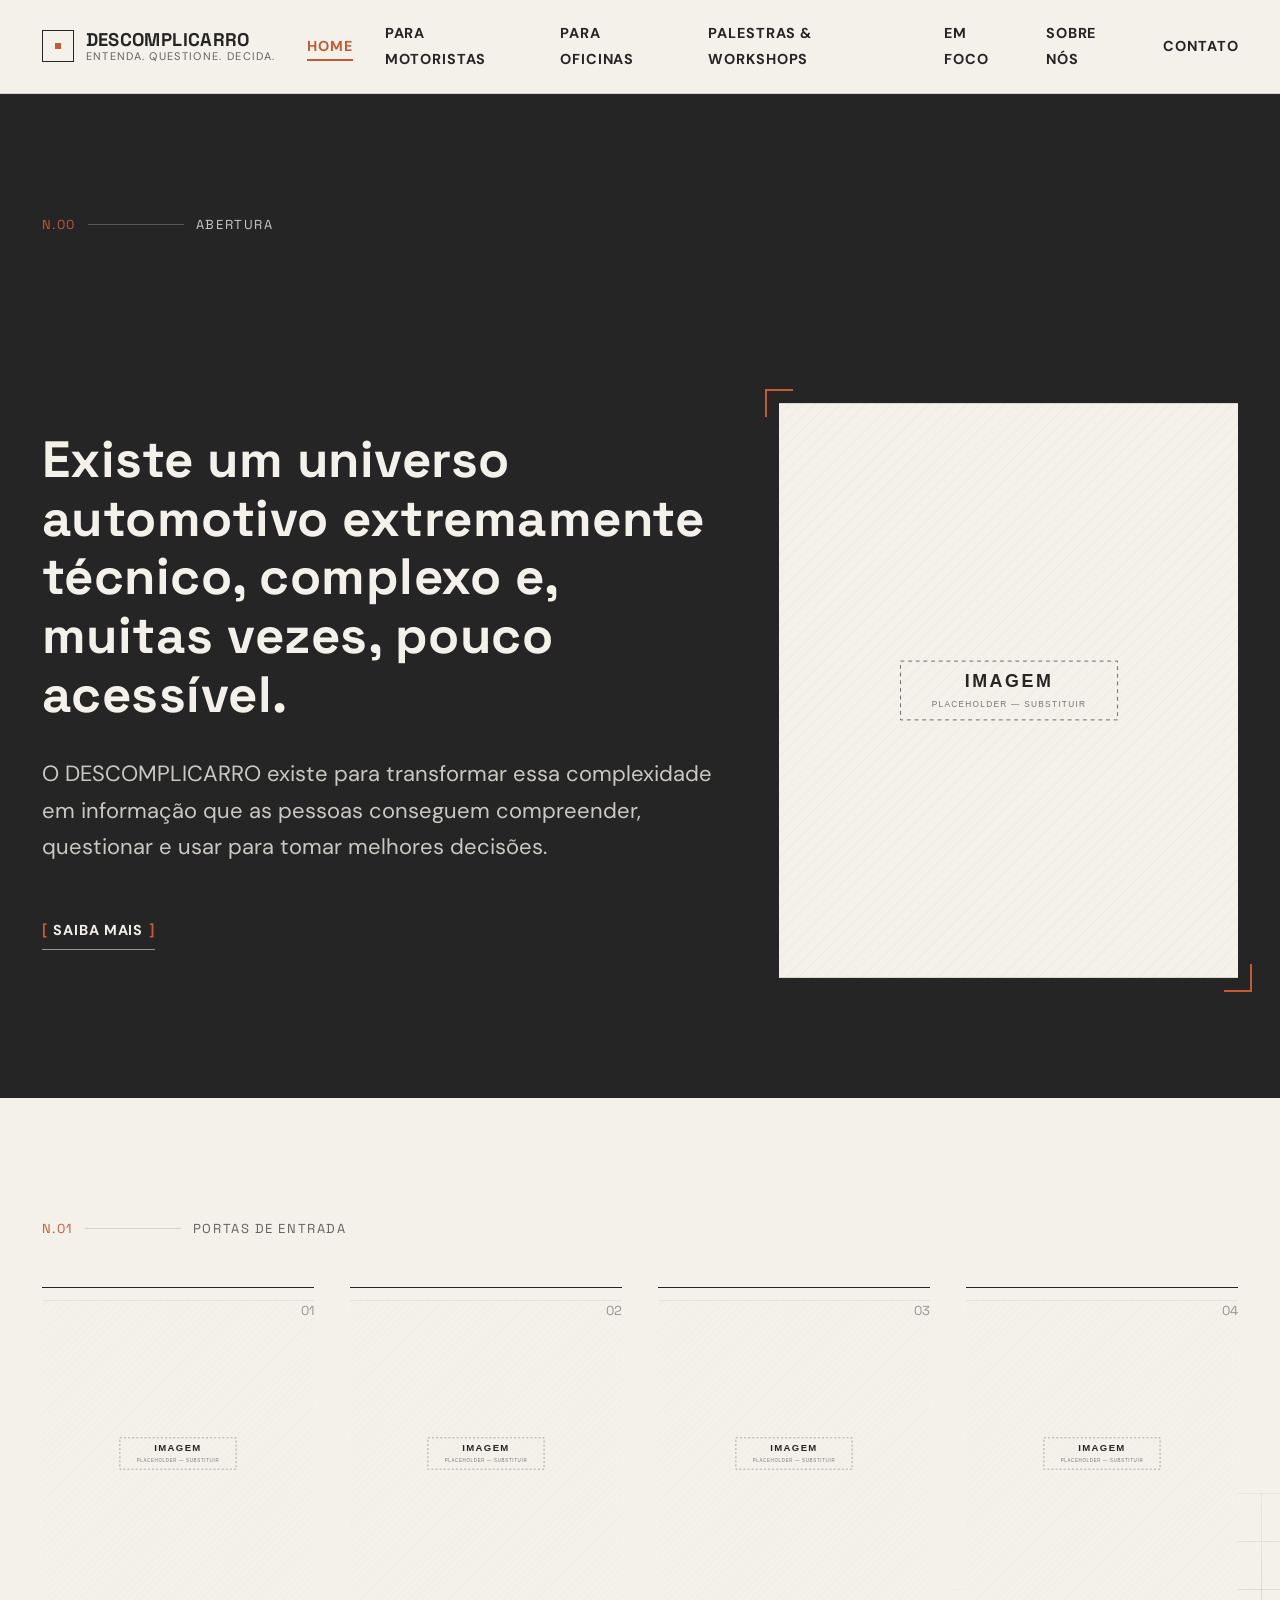
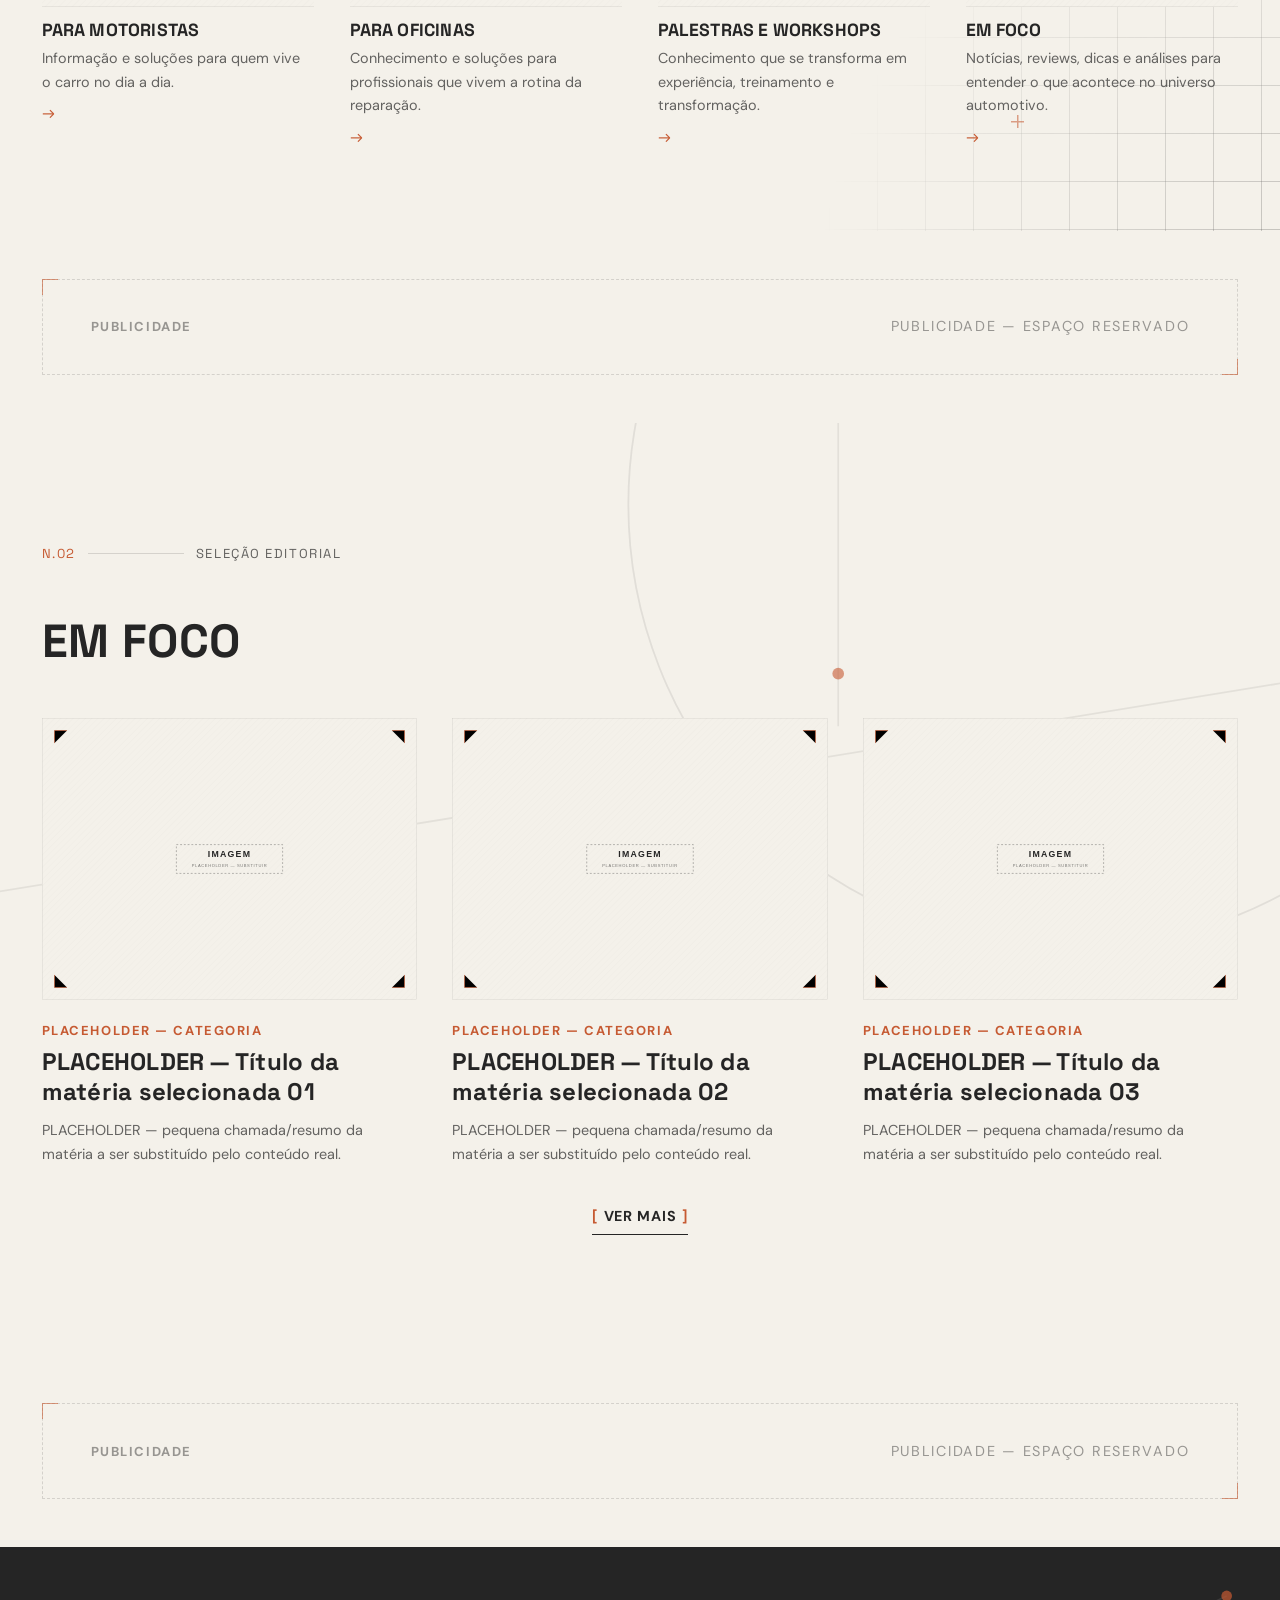
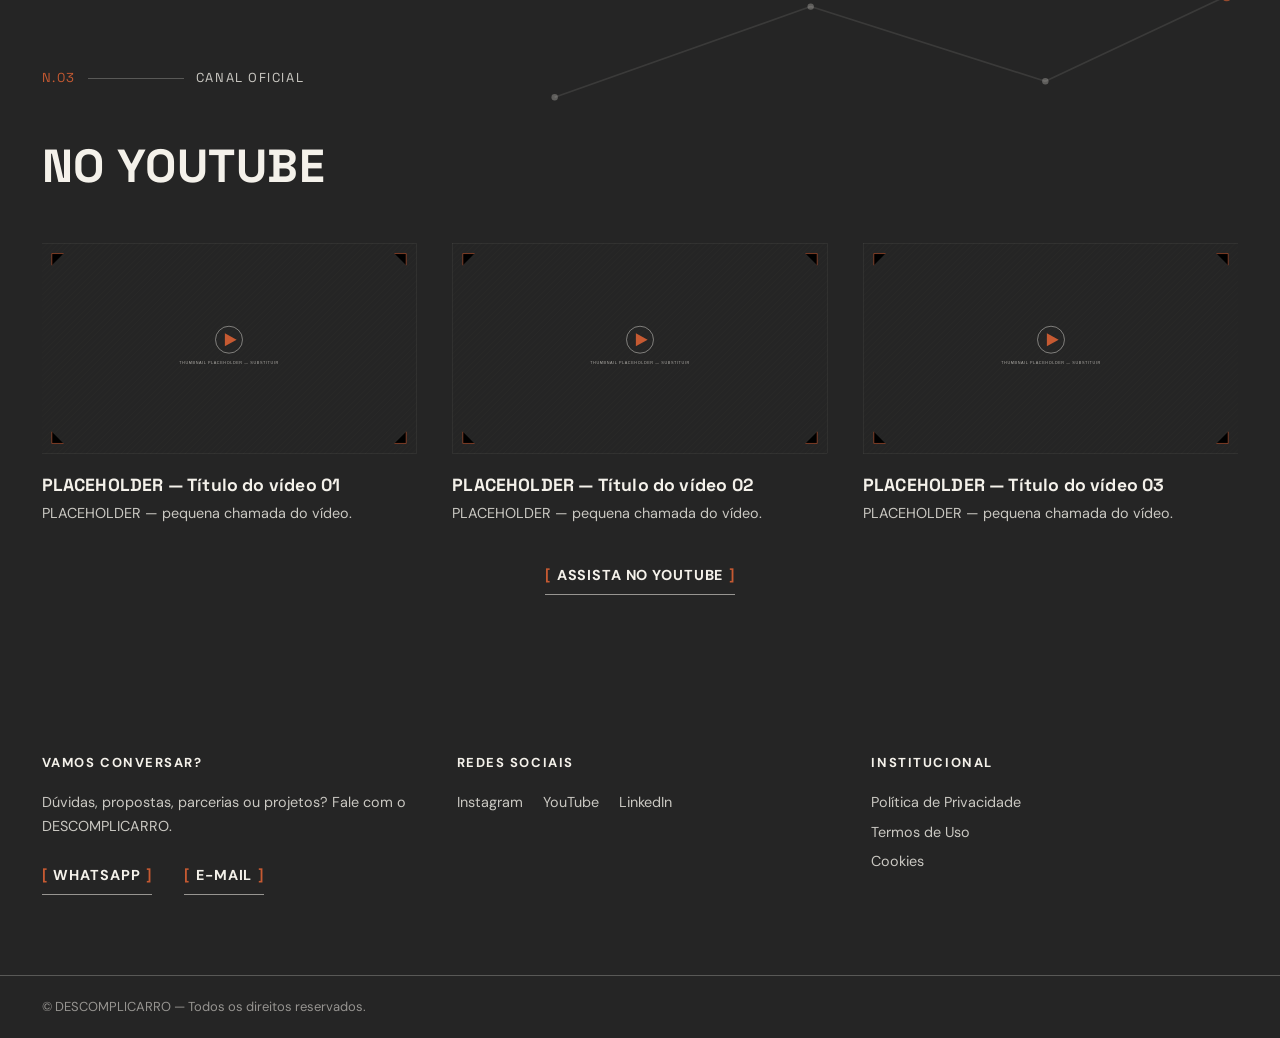
<file: index.html>
<!DOCTYPE html>
<html lang="pt-BR">
<head>
<meta charset="UTF-8">
<meta name="viewport" content="width=device-width, initial-scale=1.0">
<title>DESCOMPLICARRO — Entenda. Questione. Decida.</title>
<meta name="description" content="O DESCOMPLICARRO transforma a complexidade do universo automotivo em informação que as pessoas conseguem compreender, questionar e usar para tomar melhores decisões.">

<!-- FAVICON: substituir pelos arquivos oficiais da identidade visual -->
<!-- <link rel="icon" href="/favicon.ico"> -->

<link rel="preconnect" href="https://fonts.googleapis.com">
<link rel="preconnect" href="https://fonts.gstatic.com" crossorigin>
<link href="https://fonts.googleapis.com/css2?family=Space+Grotesk:wght@500;600;700&family=DM+Sans:wght@400;500;700&display=swap" rel="stylesheet">

<link rel="stylesheet" href="assets/css/style.css">
</head>
<body>

<a class="skip-link" href="#conteudo-principal">Ir para o conteúdo principal</a>

<!-- ==========================================================================
     COMPONENTE: HEADER / NAVEGAÇÃO PRINCIPAL
     WordPress: template-parts/header.php — menu via wp_nav_menu()
     ========================================================================== -->
<header class="site-header" id="topo">
  <div class="container site-header__inner">

    <a href="/" class="site-logo" aria-label="DESCOMPLICARRO — página inicial">
      <!-- LOGO OFICIAL: substituir todo este bloco pela identidade oficial
           (wordmark + monograma) fornecida pela marca. Manter área de
           respiro equivalente no header. -->
      <span class="site-logo__mark" aria-hidden="true"></span>
      <span class="site-logo__text">
        <span class="site-logo__word">DESCOMPLICARRO</span>
        <span class="site-logo__tagline">Entenda. Questione. Decida.</span>
      </span>
    </a>

    <button type="button" class="nav-toggle" id="navToggle" aria-expanded="false" aria-controls="siteNav">
      <span class="nav-toggle__box">
        <span class="nav-toggle__bar"></span>
        <span class="nav-toggle__bar"></span>
        <span class="nav-toggle__bar"></span>
      </span>
      <span class="nav-toggle__label">Menu</span>
    </button>

    <!-- NAVEGAÇÃO: substituir por menu dinâmico do WordPress (wp_nav_menu) -->
    <nav class="site-nav" id="siteNav" aria-label="Navegação principal">
      <ul class="site-nav__list">
        <li><a href="/" class="site-nav__link is-current" aria-current="page">HOME</a></li>
        <li><a href="/para-motoristas" class="site-nav__link">PARA MOTORISTAS</a></li>
        <li><a href="/para-oficinas" class="site-nav__link">PARA OFICINAS</a></li>
        <li><a href="/palestras-workshops" class="site-nav__link">PALESTRAS &amp; WORKSHOPS</a></li>
        <li><a href="/em-foco" class="site-nav__link">EM FOCO</a></li>
        <li><a href="/sobre-nos" class="site-nav__link">SOBRE NÓS</a></li>
        <li><a href="#contato" class="site-nav__link">CONTATO</a></li>
      </ul>
    </nav>

  </div>
</header>

<main id="conteudo-principal">

  <!-- ==========================================================================
       BLOCO 1 — ABERTURA
       WordPress: template-parts/home/section-abertura.php
       ========================================================================== -->
  <section class="section section--abertura section--graphite" aria-labelledby="abertura-heading">
    <div class="container section--abertura__inner">

      <div class="section-index" aria-hidden="true"><span>N.00</span><span class="section-index__line"></span><span>ABERTURA</span></div>

      <div class="abertura__content">
        <h1 id="abertura-heading" class="abertura__heading">
          Existe um universo automotivo extremamente técnico, complexo e, muitas vezes, pouco acessível.
        </h1>
        <p class="abertura__paragraph">
          O DESCOMPLICARRO existe para transformar essa complexidade em informação que as pessoas conseguem compreender, questionar e usar para tomar melhores decisões.
        </p>

        <a href="/sobre-nos" class="btn-bracket btn-bracket--on-dark">
          <span class="btn-bracket__bracket" aria-hidden="true">[</span>
          <span class="btn-bracket__label">SAIBA MAIS</span>
          <span class="btn-bracket__bracket" aria-hidden="true">]</span>
        </a>
      </div>

      <div class="abertura__figure" aria-hidden="true">
        <!-- IMAGEM DE APOIO: substituir por fotografia automotiva editorial
             ou elemento técnico discreto (diagrama, camada, coordenada) -->
        <img src="assets/images/placeholder-photo.svg" alt="" class="abertura__image">
        <span class="abertura__frame-mark abertura__frame-mark--tl"></span>
        <span class="abertura__frame-mark abertura__frame-mark--br"></span>
      </div>

    </div>
  </section>

  <!-- ==========================================================================
       BLOCO 2 — PORTAS DE ENTRADA
       WordPress: template-parts/home/section-portas.php
       Cada porta pode se tornar um bloco Gutenberg reutilizável (ACF/CPT "portas")
       ========================================================================== -->
  <section class="section section--portas section--offwhite" aria-labelledby="portas-heading">
    <div class="container">

      <div class="section-index"><span>N.01</span><span class="section-index__line"></span><span>PORTAS DE ENTRADA</span></div>
      <h2 id="portas-heading" class="visually-hidden">Portas de entrada</h2>

      <div class="portas-grid">

        <!-- PORTA 1 -->
        <a href="/para-motoristas" class="porta-card">
          <span class="porta-card__index">01</span>
          <div class="porta-card__media">
            <!-- IMAGEM: substituir por fotografia editorial — PARA MOTORISTAS -->
            <img src="assets/images/placeholder-photo.svg" alt="" class="porta-card__image">
          </div>
          <div class="porta-card__body">
            <h3 class="porta-card__title">PARA MOTORISTAS</h3>
            <p class="porta-card__desc">Informação e soluções para quem vive o carro no dia a dia.</p>
            <span class="porta-card__arrow" aria-hidden="true">→</span>
          </div>
        </a>

        <!-- PORTA 2 -->
        <a href="/para-oficinas" class="porta-card">
          <span class="porta-card__index">02</span>
          <div class="porta-card__media">
            <!-- IMAGEM: substituir por fotografia editorial — PARA OFICINAS -->
            <img src="assets/images/placeholder-photo.svg" alt="" class="porta-card__image">
          </div>
          <div class="porta-card__body">
            <h3 class="porta-card__title">PARA OFICINAS</h3>
            <p class="porta-card__desc">Conhecimento e soluções para profissionais que vivem a rotina da reparação.</p>
            <span class="porta-card__arrow" aria-hidden="true">→</span>
          </div>
        </a>

        <!-- PORTA 3 -->
        <a href="/palestras-workshops" class="porta-card">
          <span class="porta-card__index">03</span>
          <div class="porta-card__media">
            <!-- IMAGEM: substituir por fotografia editorial — PALESTRAS E WORKSHOPS -->
            <img src="assets/images/placeholder-photo.svg" alt="" class="porta-card__image">
          </div>
          <div class="porta-card__body">
            <h3 class="porta-card__title">PALESTRAS E WORKSHOPS</h3>
            <p class="porta-card__desc">Conhecimento que se transforma em experiência, treinamento e transformação.</p>
            <span class="porta-card__arrow" aria-hidden="true">→</span>
          </div>
        </a>

        <!-- PORTA 4 -->
        <a href="/em-foco" class="porta-card">
          <span class="porta-card__index">04</span>
          <div class="porta-card__media">
            <!-- IMAGEM: substituir por fotografia editorial — EM FOCO -->
            <img src="assets/images/placeholder-photo.svg" alt="" class="porta-card__image">
          </div>
          <div class="porta-card__body">
            <h3 class="porta-card__title">EM FOCO</h3>
            <p class="porta-card__desc">Notícias, reviews, dicas e análises para entender o que acontece no universo automotivo.</p>
            <span class="porta-card__arrow" aria-hidden="true">→</span>
          </div>
        </a>

      </div>
    </div>
  </section>

  <!-- ==========================================================================
       ESPAÇO PUBLICITÁRIO 01 — entre Portas de Entrada e Em Foco
       WordPress: área gerenciável (ex.: bloco de anúncio / ACF de banner)
       Preparado para receber: imagem/banner, texto alternativo, link externo
       e identificação do anunciante. Placeholder enquanto não há anúncio ativo.
       ========================================================================== -->
  <section class="ad-slot" aria-label="Espaço publicitário" data-ad-slot="home-portas-emfoco">
    <div class="container">
      <!-- PUBLICIDADE: substituir "#" pelo link do anunciante; inserir
           <img> com alt e, quando necessário, identificação do anunciante -->
      <a href="#" class="ad-slot__unit">
        <span class="ad-slot__frame-mark ad-slot__frame-mark--tl" aria-hidden="true"></span>
        <span class="ad-slot__eyebrow">Publicidade</span>
        <span class="ad-slot__placeholder-text">PUBLICIDADE — ESPAÇO RESERVADO</span>
        <span class="ad-slot__frame-mark ad-slot__frame-mark--br" aria-hidden="true"></span>
      </a>
    </div>
  </section>

  <!-- ==========================================================================
       BLOCO 3 — EM FOCO
       WordPress: query dinâmica de posts selecionados manualmente
       (ex.: campo ACF "destaques_home" ou lista de IDs) — NÃO usar "3 mais recentes"
       Estrutura de cada card: imagem destacada, categoria, título, resumo, link
       ========================================================================== -->
  <section class="section section--emfoco section--offwhite" aria-labelledby="emfoco-heading">
    <!-- Textura gráfica de fundo: construção geométrica em grande escala,
         baixíssimo contraste — decorativa, não transmite informação -->
    <svg class="section-bg-graphic" viewBox="0 0 1200 800" preserveAspectRatio="xMidYMid slice" aria-hidden="true" focusable="false">
      <circle cx="970" cy="70" r="380" fill="none" stroke="#252525" stroke-width="1.5" opacity="0.09"></circle>
      <line x1="0" y1="410" x2="1200" y2="215" stroke="#252525" stroke-width="1.5" opacity="0.08"></line>
      <line x1="770" y1="0" x2="770" y2="260" stroke="#252525" stroke-width="1.5" opacity="0.08"></line>
      <circle cx="770" cy="215" r="5" fill="#C65A32" opacity="0.6"></circle>
    </svg>
    <div class="container">

      <div class="section-index"><span>N.02</span><span class="section-index__line"></span><span>SELEÇÃO EDITORIAL</span></div>

      <div class="section-heading-row">
        <h2 id="emfoco-heading" class="section-heading">EM FOCO</h2>
      </div>

      <div class="emfoco-grid">

        <!-- CARD EM FOCO 1 — PLACEHOLDER: substituir por conteúdo real (imagem, categoria, título, resumo, link) -->
        <a href="#" class="emfoco-card">
          <div class="emfoco-card__media">
            <img src="assets/images/placeholder-photo.svg" alt="" class="emfoco-card__image">
          </div>
          <span class="emfoco-card__category">PLACEHOLDER — CATEGORIA</span>
          <h3 class="emfoco-card__title">PLACEHOLDER — Título da matéria selecionada 01</h3>
          <p class="emfoco-card__excerpt">PLACEHOLDER — pequena chamada/resumo da matéria a ser substituído pelo conteúdo real.</p>
        </a>

        <!-- CARD EM FOCO 2 — PLACEHOLDER -->
        <a href="#" class="emfoco-card">
          <div class="emfoco-card__media">
            <img src="assets/images/placeholder-photo.svg" alt="" class="emfoco-card__image">
          </div>
          <span class="emfoco-card__category">PLACEHOLDER — CATEGORIA</span>
          <h3 class="emfoco-card__title">PLACEHOLDER — Título da matéria selecionada 02</h3>
          <p class="emfoco-card__excerpt">PLACEHOLDER — pequena chamada/resumo da matéria a ser substituído pelo conteúdo real.</p>
        </a>

        <!-- CARD EM FOCO 3 — PLACEHOLDER -->
        <a href="#" class="emfoco-card">
          <div class="emfoco-card__media">
            <img src="assets/images/placeholder-photo.svg" alt="" class="emfoco-card__image">
          </div>
          <span class="emfoco-card__category">PLACEHOLDER — CATEGORIA</span>
          <h3 class="emfoco-card__title">PLACEHOLDER — Título da matéria selecionada 03</h3>
          <p class="emfoco-card__excerpt">PLACEHOLDER — pequena chamada/resumo da matéria a ser substituído pelo conteúdo real.</p>
        </a>

      </div>

      <div class="section-cta">
        <!-- LINK: apontar para a página EM FOCO -->
        <a href="/em-foco" class="btn-bracket">
          <span class="btn-bracket__bracket" aria-hidden="true">[</span>
          <span class="btn-bracket__label">VER MAIS</span>
          <span class="btn-bracket__bracket" aria-hidden="true">]</span>
        </a>
      </div>

    </div>
  </section>

  <!-- ==========================================================================
       ESPAÇO PUBLICITÁRIO 02 — entre Em Foco e No YouTube
       WordPress: área gerenciável (ex.: bloco de anúncio / ACF de banner)
       Preparado para receber: imagem/banner, texto alternativo, link externo
       e identificação do anunciante. Placeholder enquanto não há anúncio ativo.
       ========================================================================== -->
  <section class="ad-slot" aria-label="Espaço publicitário" data-ad-slot="home-emfoco-youtube">
    <div class="container">
      <!-- PUBLICIDADE: substituir "#" pelo link do anunciante; inserir
           <img> com alt e, quando necessário, identificação do anunciante -->
      <a href="#" class="ad-slot__unit">
        <span class="ad-slot__frame-mark ad-slot__frame-mark--tl" aria-hidden="true"></span>
        <span class="ad-slot__eyebrow">Publicidade</span>
        <span class="ad-slot__placeholder-text">PUBLICIDADE — ESPAÇO RESERVADO</span>
        <span class="ad-slot__frame-mark ad-slot__frame-mark--br" aria-hidden="true"></span>
      </a>
    </div>
  </section>

  <!-- ==========================================================================
       BLOCO 4 — YOUTUBE
       WordPress: CPT "videos" ou campo ACF com URL do YouTube, selecionado manualmente
       Estrutura de cada item: thumbnail, título, chamada, URL externa
       ========================================================================== -->
  <section class="section section--youtube section--graphite" aria-labelledby="youtube-heading">
    <!-- Textura gráfica de fundo: linhas/conexões técnicas tom sobre tom
         (grafite), com um único nó em laranja queimado — decorativa -->
    <svg class="section-bg-graphic" viewBox="0 0 1200 700" preserveAspectRatio="xMidYMid slice" aria-hidden="true" focusable="false">
      <line x1="520" y1="150" x2="760" y2="65" stroke="#F4F1EA" stroke-width="1.5" opacity="0.1"></line>
      <line x1="760" y1="65" x2="980" y2="135" stroke="#F4F1EA" stroke-width="1.5" opacity="0.1"></line>
      <line x1="980" y1="135" x2="1150" y2="55" stroke="#F4F1EA" stroke-width="1.5" opacity="0.1"></line>
      <circle cx="520" cy="150" r="3" fill="#F4F1EA" opacity="0.28"></circle>
      <circle cx="760" cy="65" r="3" fill="#F4F1EA" opacity="0.28"></circle>
      <circle cx="980" cy="135" r="3" fill="#F4F1EA" opacity="0.28"></circle>
      <circle cx="1150" cy="55" r="5" fill="#C65A32" opacity="0.7"></circle>
    </svg>
    <div class="container">

      <div class="section-index section-index--on-dark"><span>N.03</span><span class="section-index__line"></span><span>CANAL OFICIAL</span></div>

      <div class="section-heading-row">
        <h2 id="youtube-heading" class="section-heading section-heading--on-dark">NO YOUTUBE</h2>
      </div>

      <div class="youtube-grid">

        <!-- VÍDEO 1 — PLACEHOLDER: substituir href pela URL definitiva do vídeo no YouTube -->
        <a href="#" class="video-card" target="_blank" rel="noopener noreferrer" aria-label="Assistir: PLACEHOLDER — Título do vídeo 01 (abre no YouTube)">
          <div class="video-card__media">
            <img src="assets/images/placeholder-video.svg" alt="" class="video-card__image">
          </div>
          <h3 class="video-card__title">PLACEHOLDER — Título do vídeo 01</h3>
          <p class="video-card__excerpt">PLACEHOLDER — pequena chamada do vídeo.</p>
        </a>

        <!-- VÍDEO 2 — PLACEHOLDER -->
        <a href="#" class="video-card" target="_blank" rel="noopener noreferrer" aria-label="Assistir: PLACEHOLDER — Título do vídeo 02 (abre no YouTube)">
          <div class="video-card__media">
            <img src="assets/images/placeholder-video.svg" alt="" class="video-card__image">
          </div>
          <h3 class="video-card__title">PLACEHOLDER — Título do vídeo 02</h3>
          <p class="video-card__excerpt">PLACEHOLDER — pequena chamada do vídeo.</p>
        </a>

        <!-- VÍDEO 3 — PLACEHOLDER -->
        <a href="#" class="video-card" target="_blank" rel="noopener noreferrer" aria-label="Assistir: PLACEHOLDER — Título do vídeo 03 (abre no YouTube)">
          <div class="video-card__media">
            <img src="assets/images/placeholder-video.svg" alt="" class="video-card__image">
          </div>
          <h3 class="video-card__title">PLACEHOLDER — Título do vídeo 03</h3>
          <p class="video-card__excerpt">PLACEHOLDER — pequena chamada do vídeo.</p>
        </a>

      </div>

      <div class="section-cta">
        <!-- LINK: substituir "#" pela URL definitiva do canal oficial do DESCOMPLICARRO -->
        <a href="#" class="btn-bracket btn-bracket--on-dark" target="_blank" rel="noopener noreferrer">
          <span class="btn-bracket__bracket" aria-hidden="true">[</span>
          <span class="btn-bracket__label">ASSISTA NO YOUTUBE</span>
          <span class="btn-bracket__bracket" aria-hidden="true">]</span>
        </a>
      </div>

    </div>
  </section>

</main>

<!-- ==========================================================================
     COMPONENTE: FOOTER
     WordPress: template-parts/footer.php
     ========================================================================== -->
<footer class="site-footer" role="contentinfo">
  <div class="container site-footer__inner">

    <div class="site-footer__col" id="contato">
      <h2 class="site-footer__heading">Vamos conversar?</h2>
      <p class="footer-contato__texto">Dúvidas, propostas, parcerias ou projetos? Fale com o DESCOMPLICARRO.</p>
      <div class="footer-contato__ctas">
        <!-- WHATSAPP — INSERIR NÚMERO OFICIAL DO WHATSAPP DO DESCOMPLICARRO -->
        <a href="https://wa.me/WHATSAPP_DESCOMPLICARRO?text=Ol%C3%A1%21%20Vim%20pelo%20site%20do%20DESCOMPLICARRO." class="btn-bracket btn-bracket--on-dark" target="_blank" rel="noopener noreferrer">
          <span class="btn-bracket__bracket" aria-hidden="true">[</span>
          <span class="btn-bracket__label">WHATSAPP</span>
          <span class="btn-bracket__bracket" aria-hidden="true">]</span>
        </a>
        <!-- E-MAIL — INSERIR E-MAIL OFICIAL APÓS CONFIGURAÇÃO DO DOMÍNIO -->
        <a href="mailto:EMAIL_DESCOMPLICARRO" class="btn-bracket btn-bracket--on-dark">
          <span class="btn-bracket__bracket" aria-hidden="true">[</span>
          <span class="btn-bracket__label">E-MAIL</span>
          <span class="btn-bracket__bracket" aria-hidden="true">]</span>
        </a>
      </div>
    </div>

    <div class="site-footer__col">
      <h2 class="site-footer__heading">Redes sociais</h2>
      <ul class="site-footer__list site-footer__list--inline">
        <!-- REDES SOCIAIS: substituir "#" pelas URLs oficiais dos perfis -->
        <li><a href="#">Instagram</a></li>
        <li><a href="#">YouTube</a></li>
        <li><a href="#">LinkedIn</a></li>
      </ul>
    </div>

    <div class="site-footer__col">
      <h2 class="site-footer__heading">Institucional</h2>
      <ul class="site-footer__list">
        <!-- PÁGINAS LEGAIS: substituir "#" pelas páginas definitivas -->
        <li><a href="/politica-de-privacidade">Política de Privacidade</a></li>
        <li><a href="/termos-de-uso">Termos de Uso</a></li>
        <li><a href="/cookies">Cookies</a></li>
      </ul>
    </div>

  </div>

  <div class="site-footer__bottom">
    <div class="container">
      <!-- Ao conceder o registro da marca, alterar para: © DESCOMPLICARRO® — Todos os direitos reservados. -->
      <p>© DESCOMPLICARRO — Todos os direitos reservados.</p>
    </div>
  </div>
</footer>

<script src="assets/js/main.js"></script>
</body>
</html>
</file>
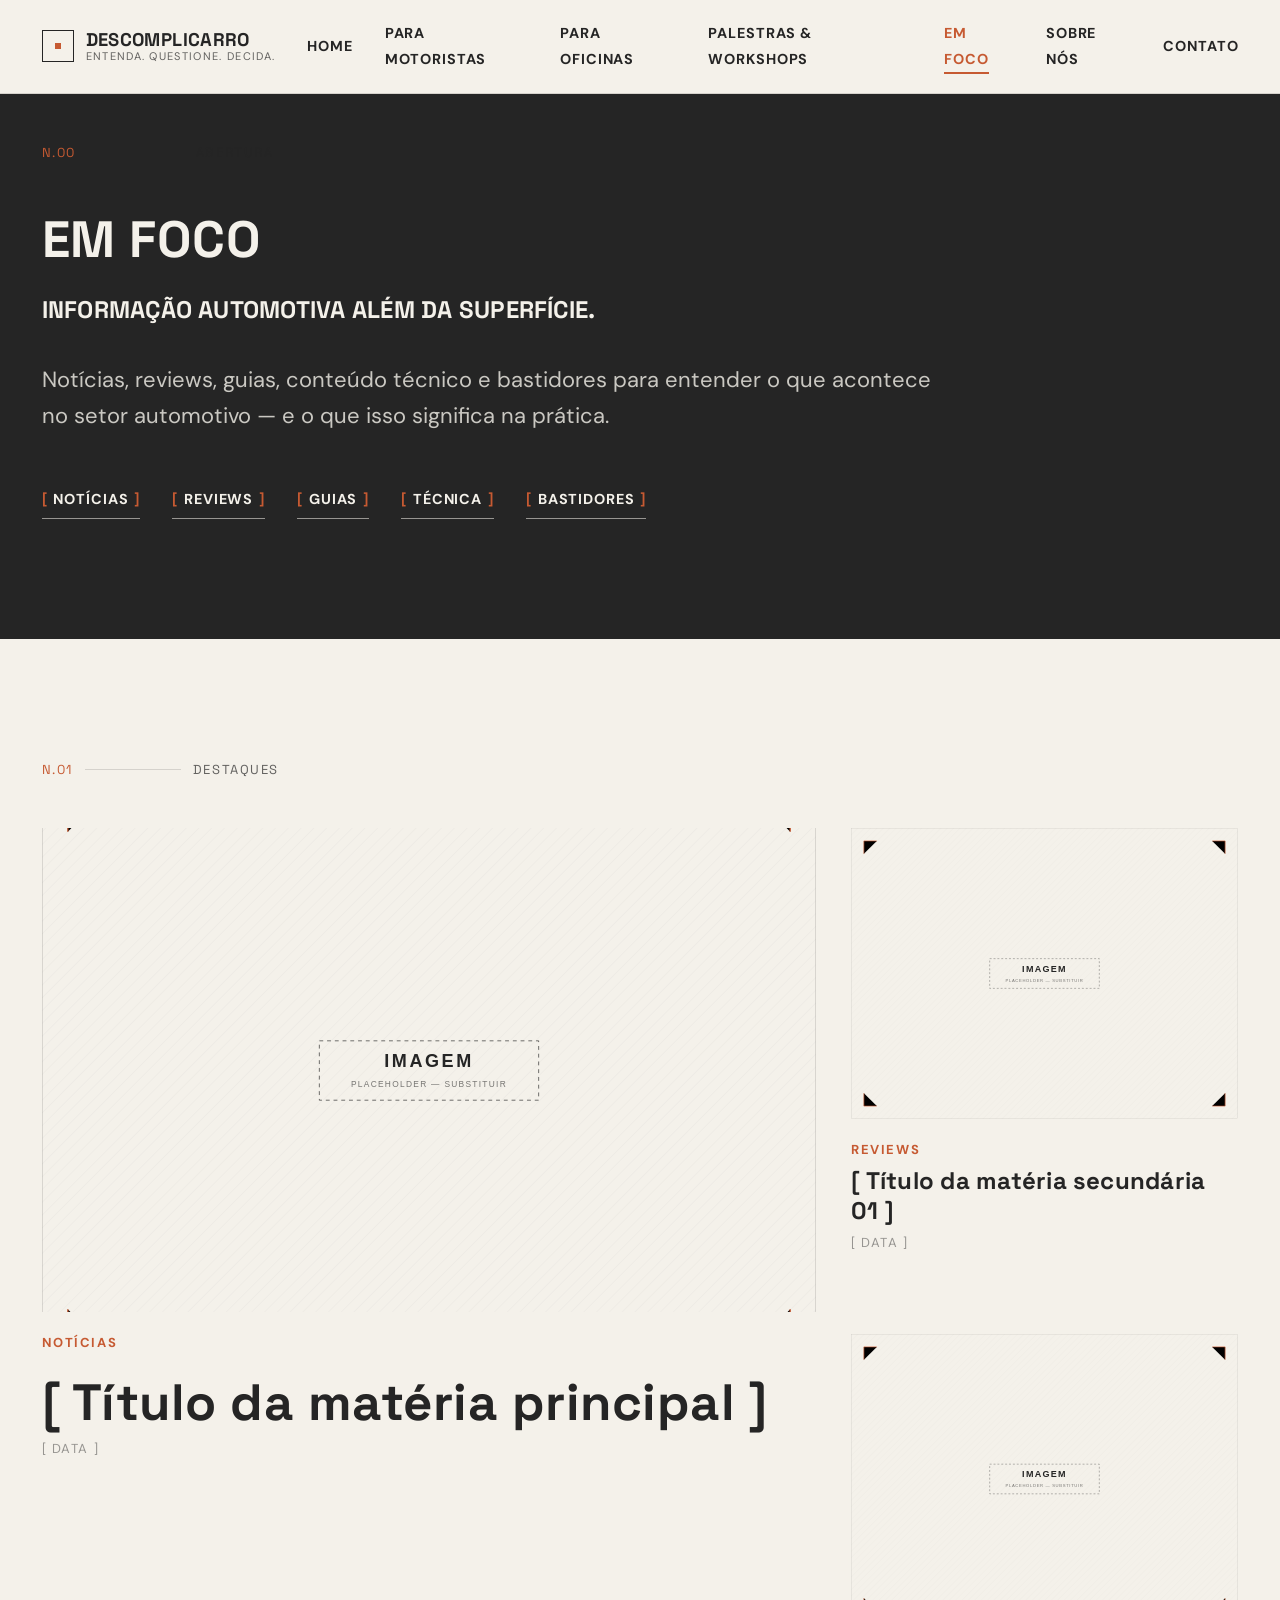
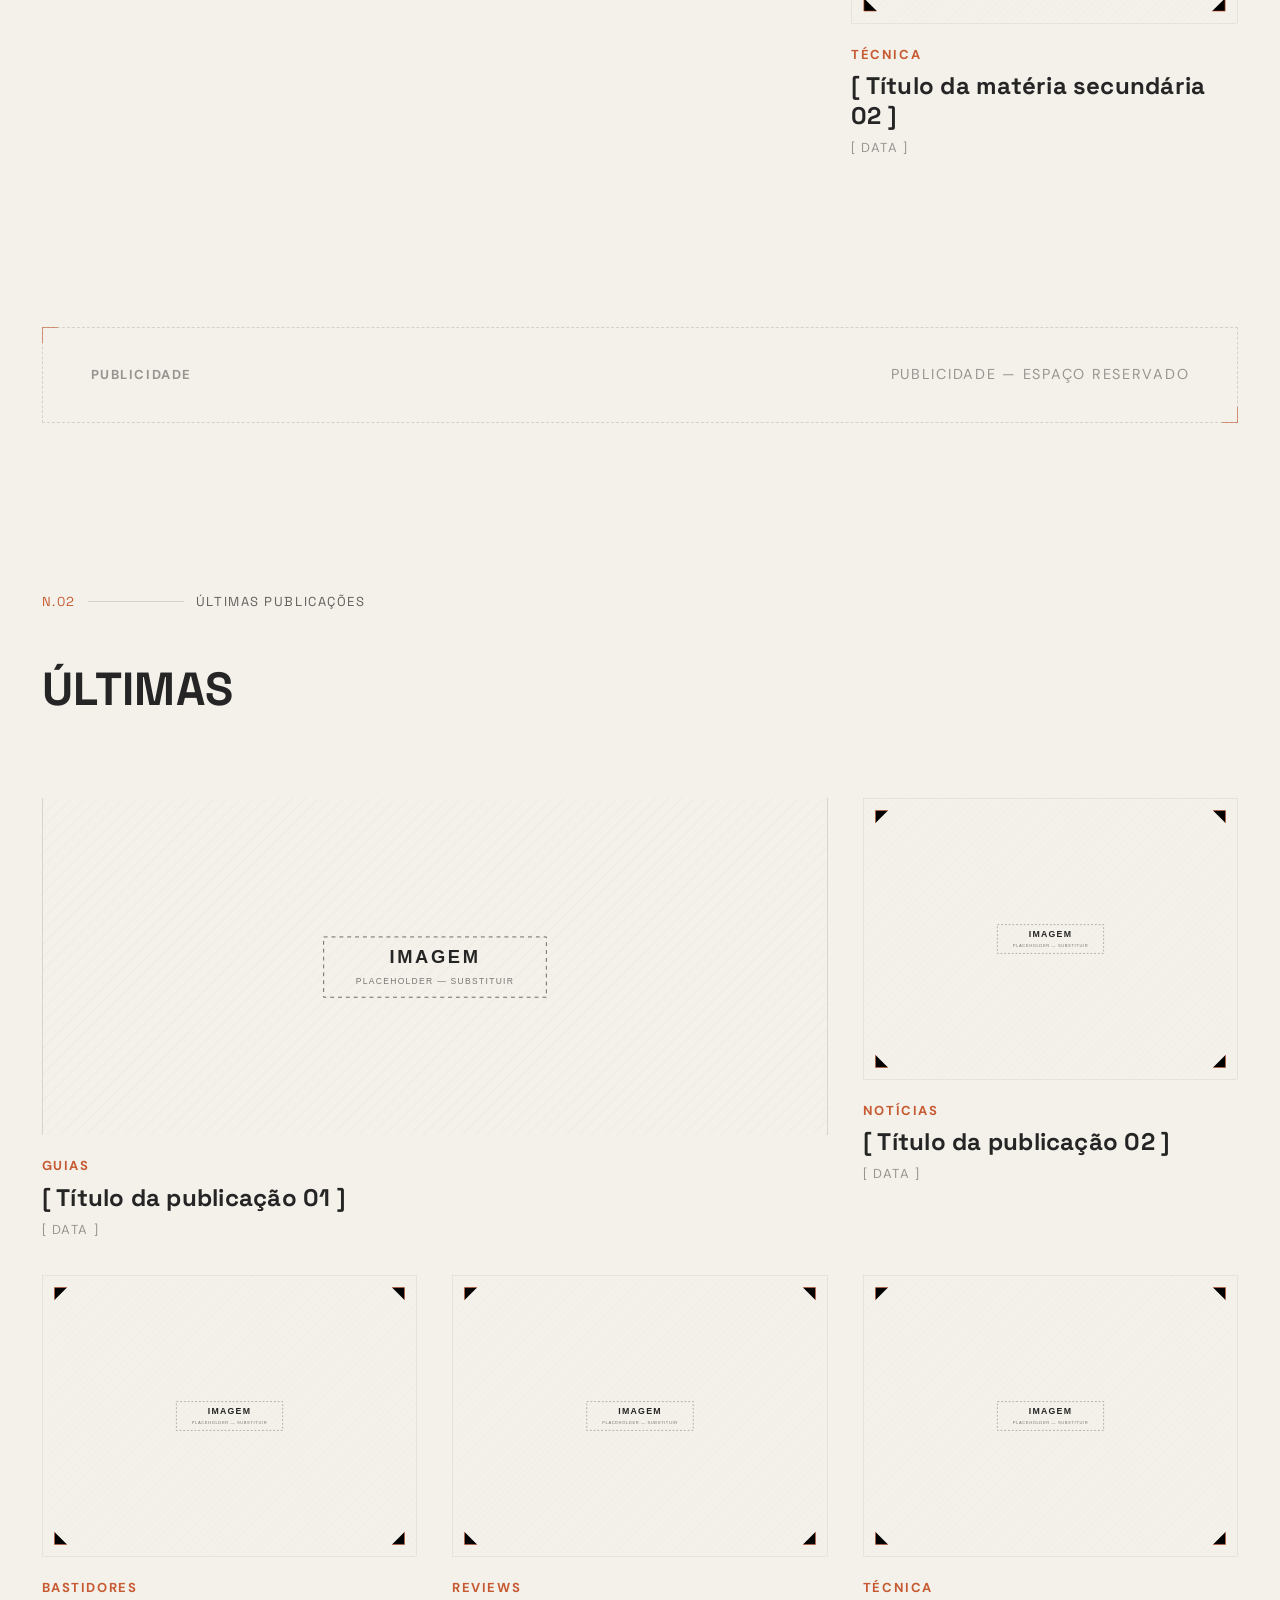
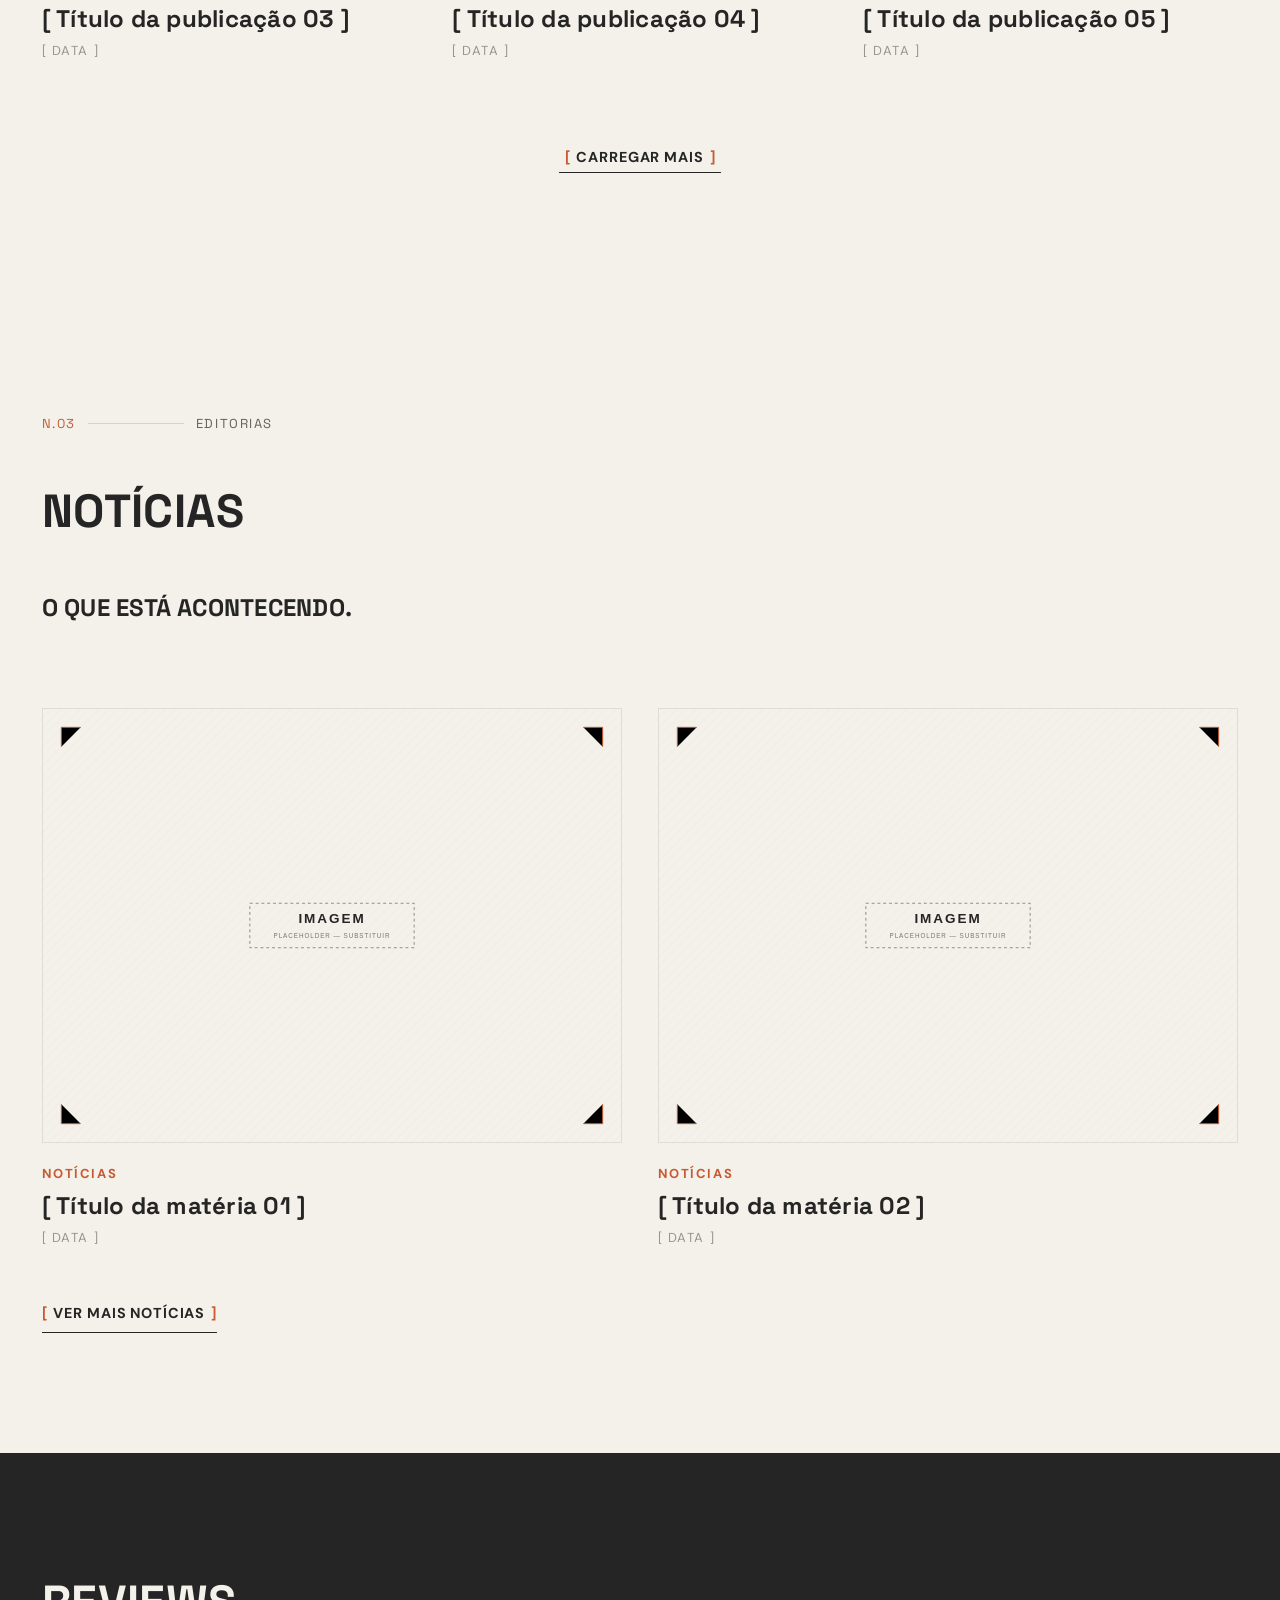
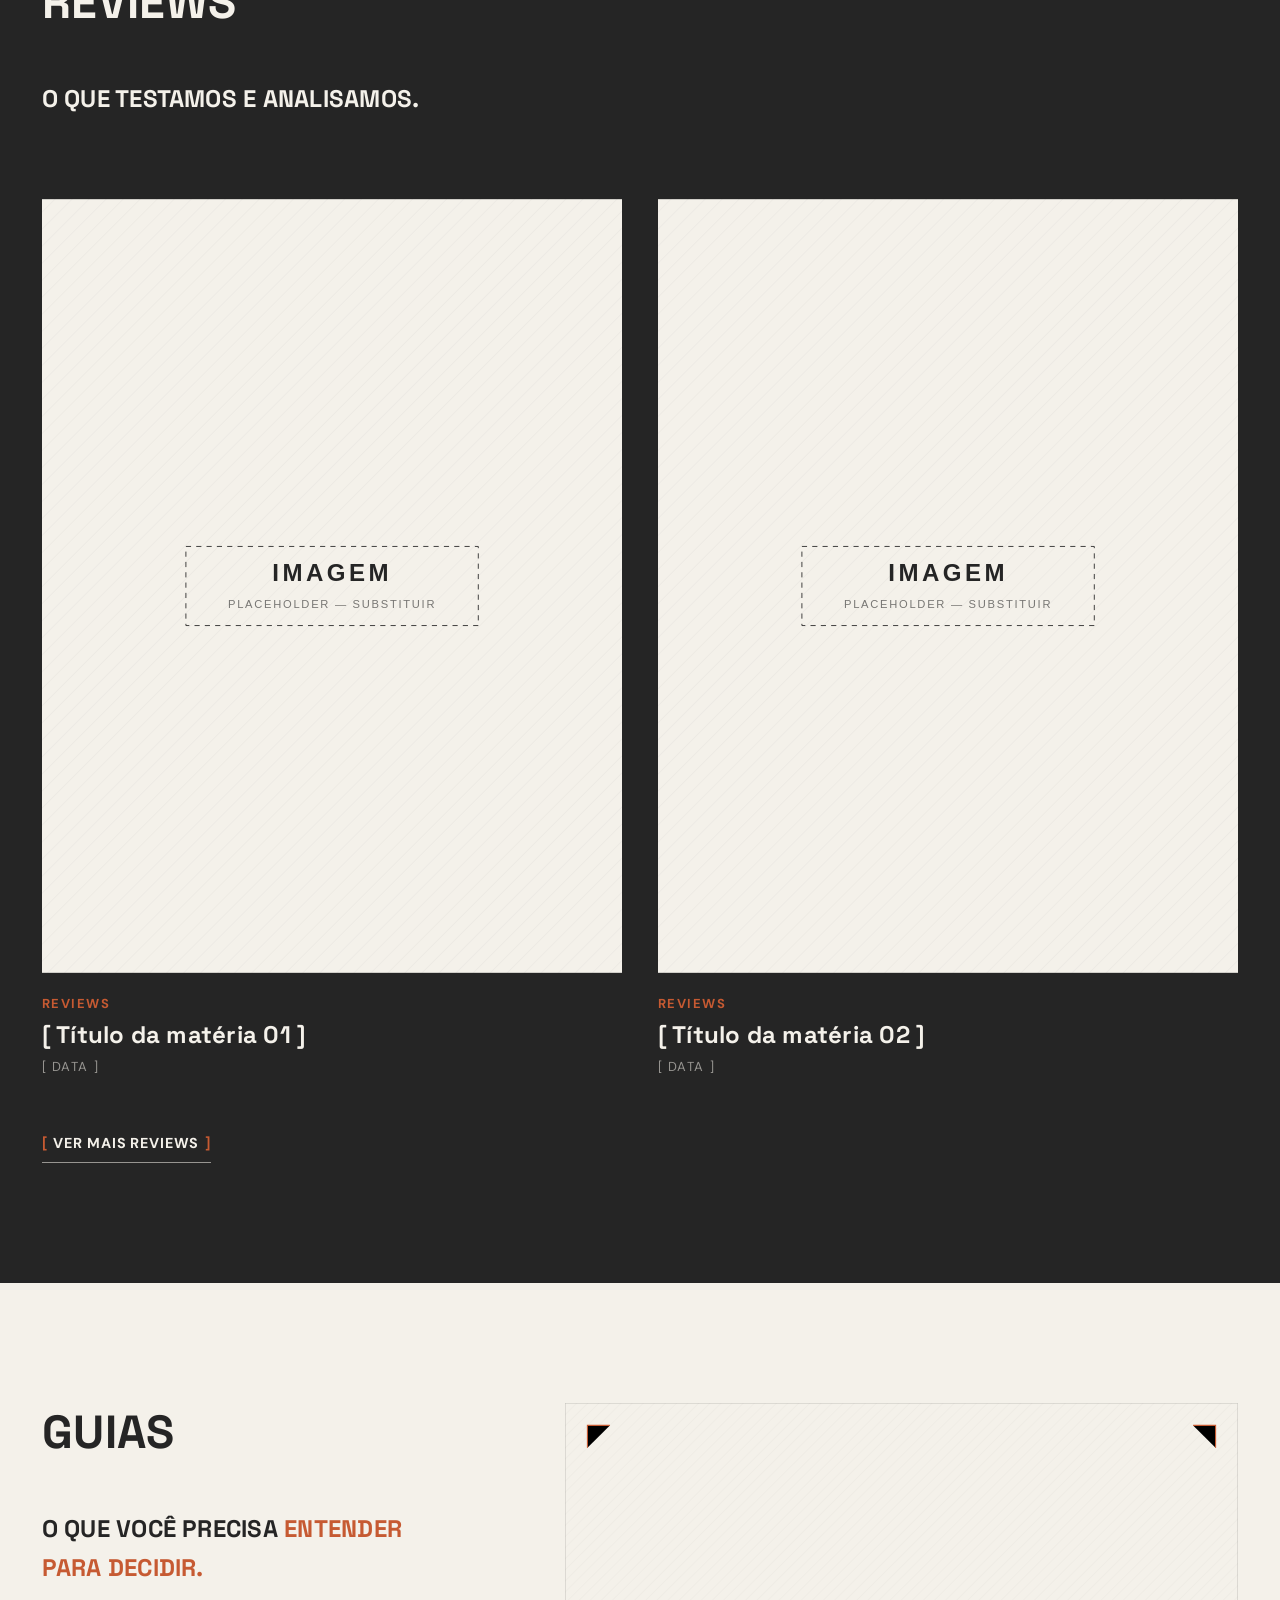
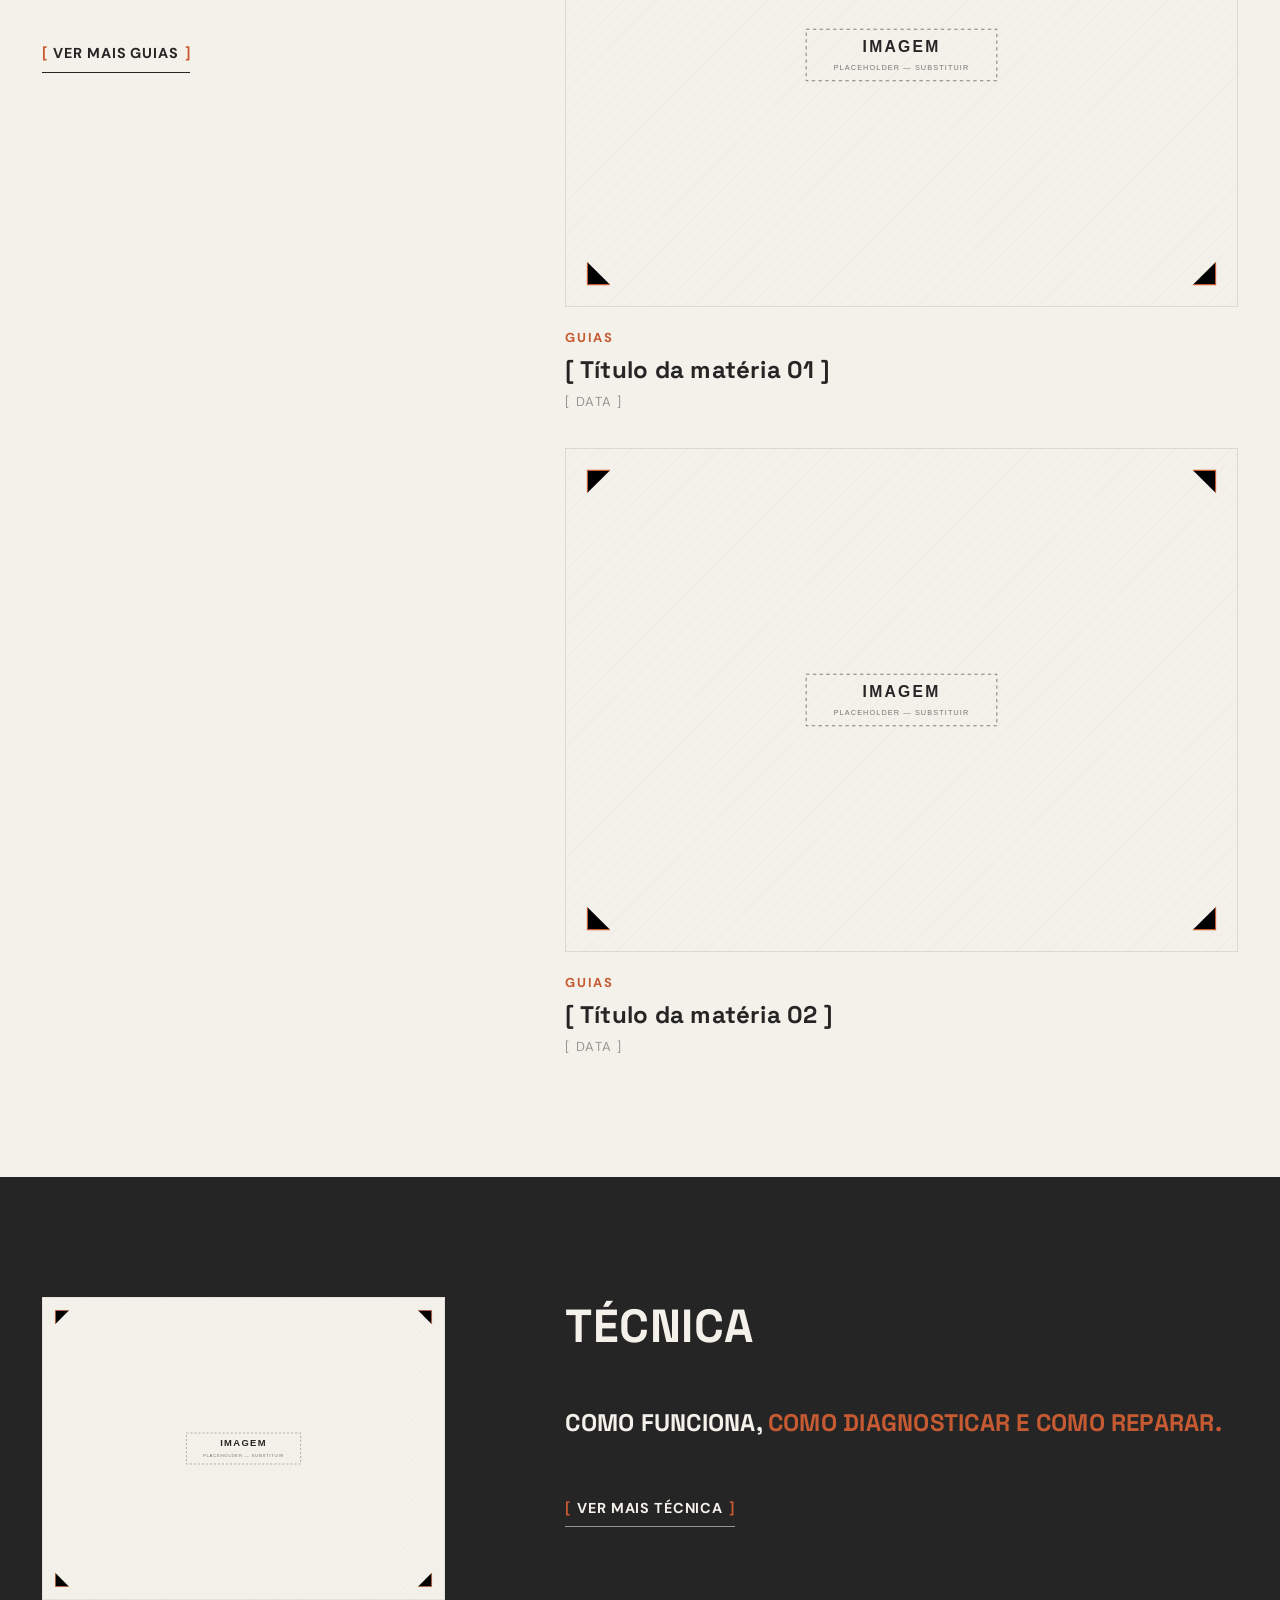
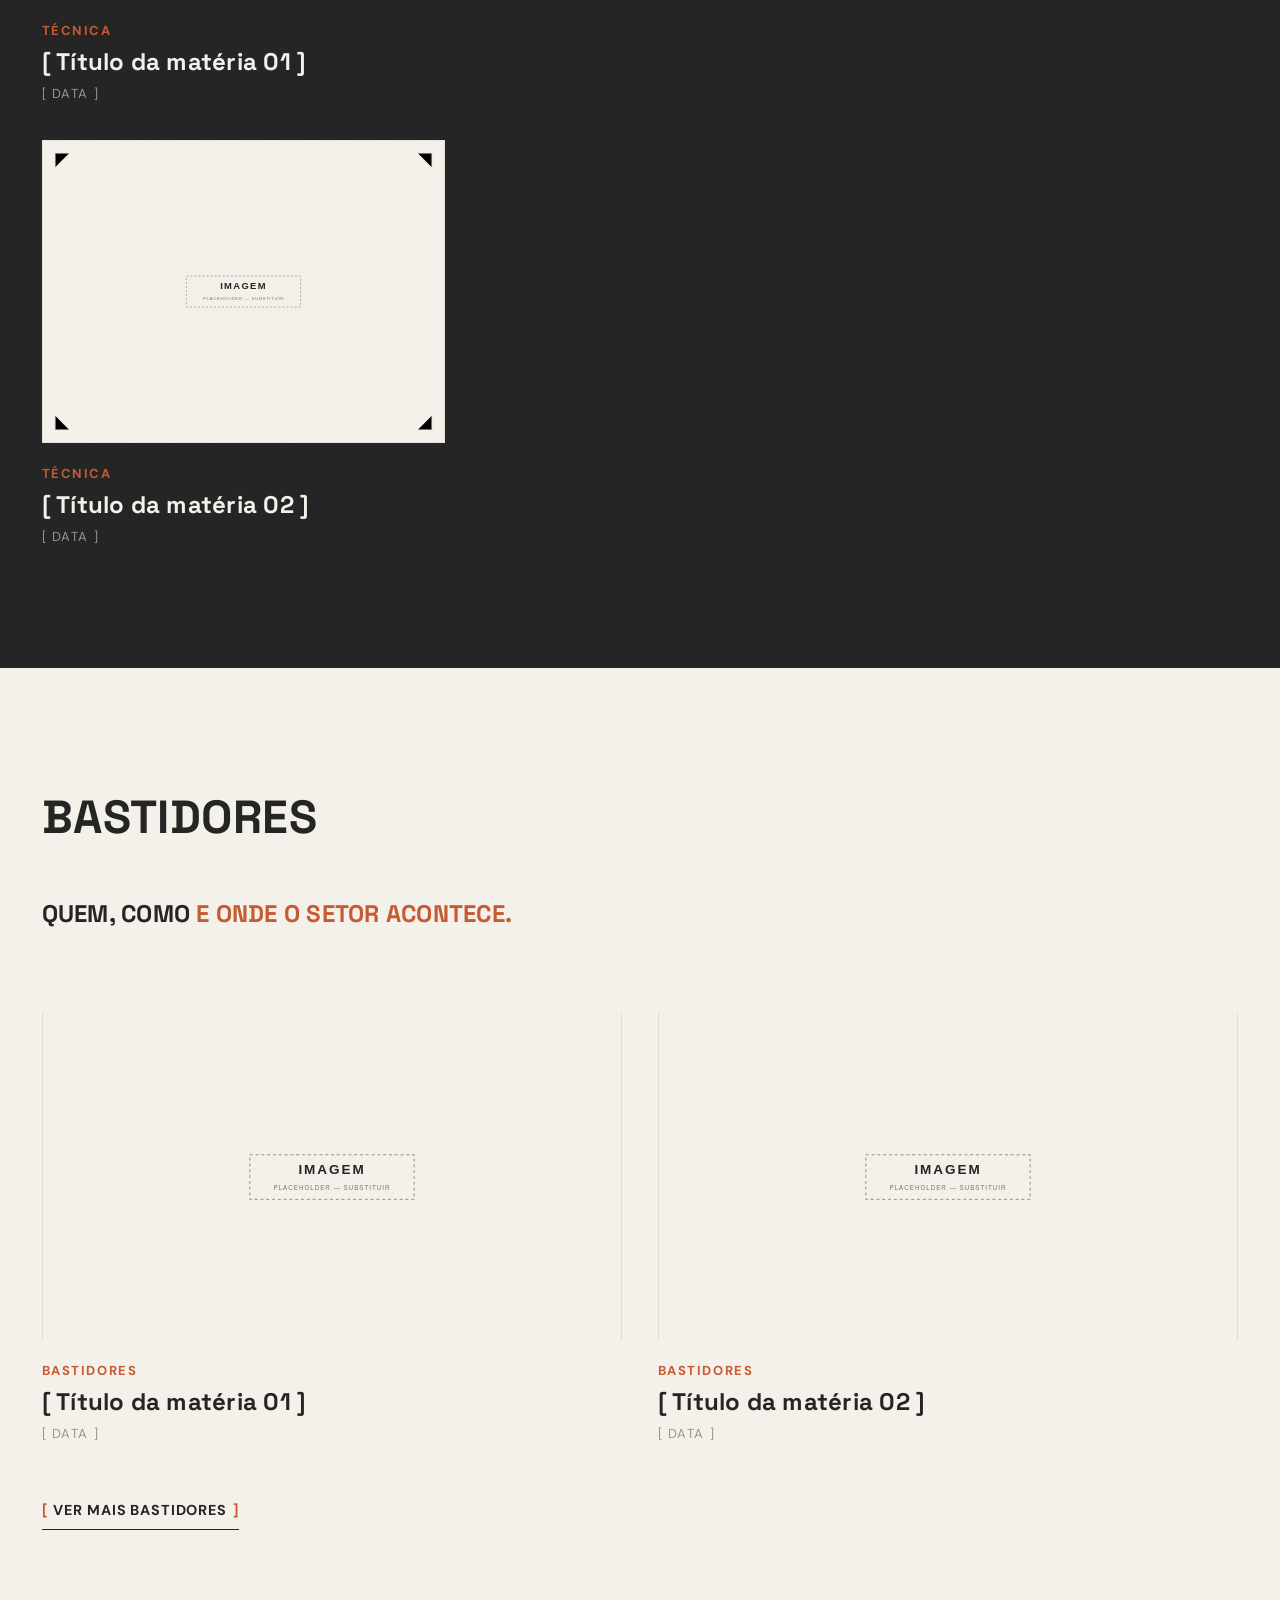
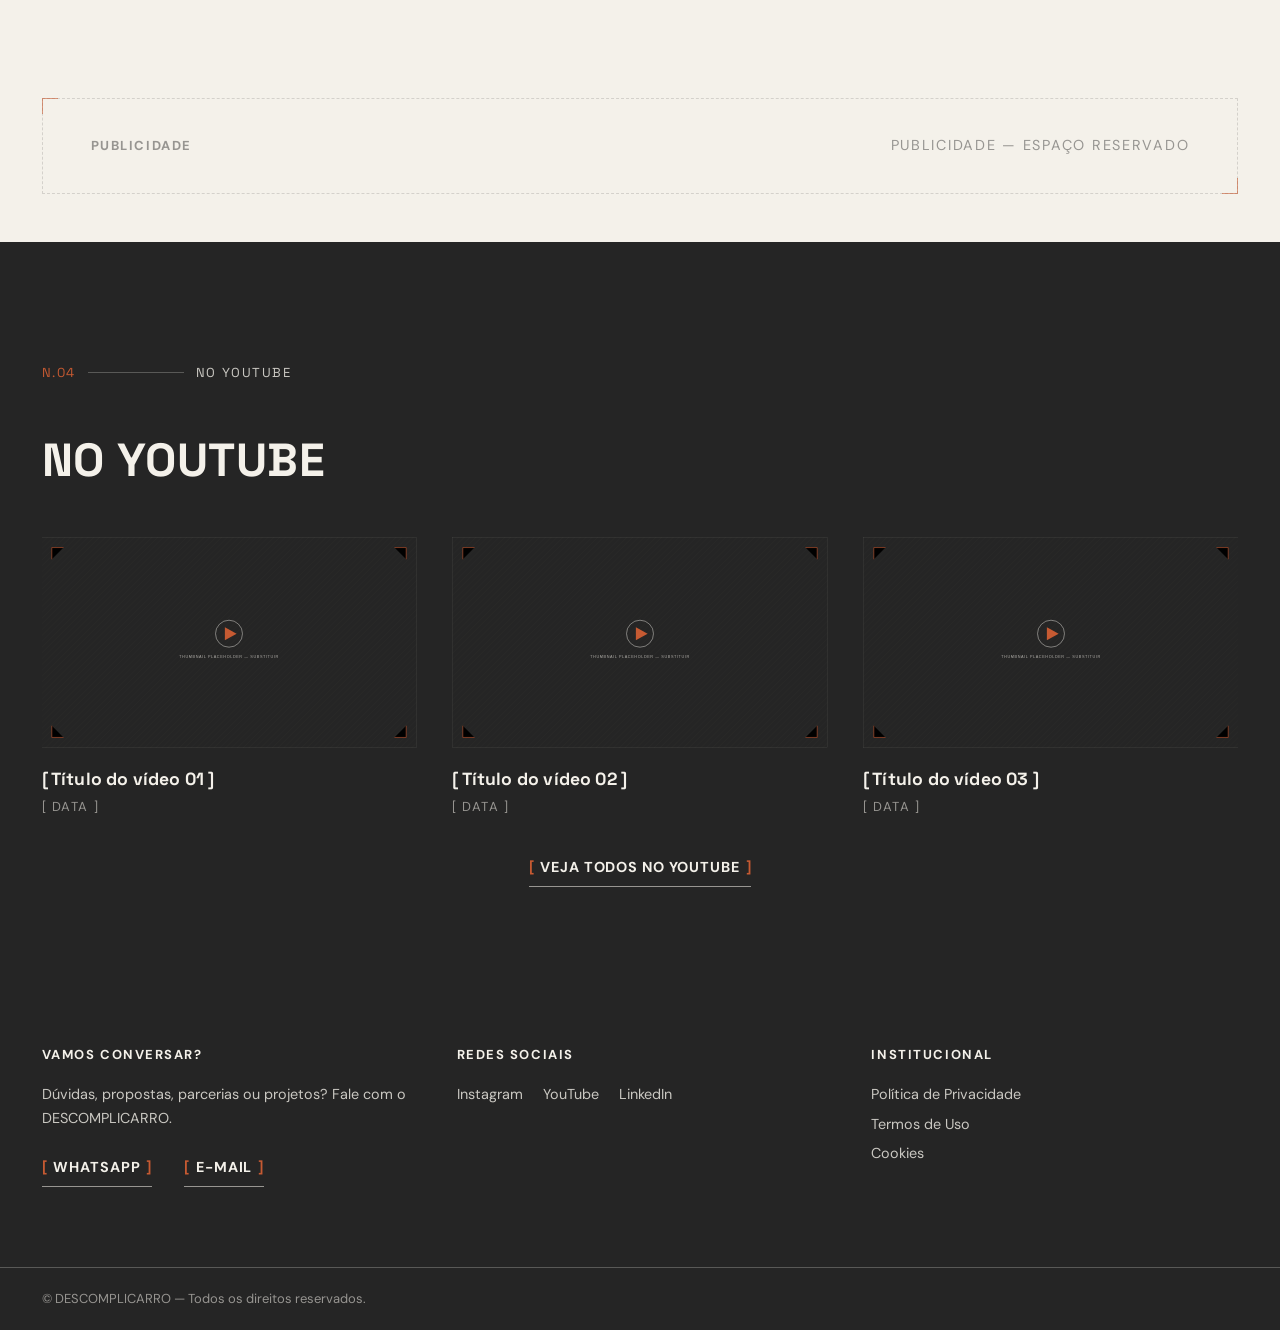
<file: em-foco/index.html>
<!DOCTYPE html>
<html lang="pt-BR">
<head>
<meta charset="UTF-8">
<meta name="viewport" content="width=device-width, initial-scale=1.0">
<title>Em Foco — DESCOMPLICARRO | Entenda. Questione. Decida.</title>
<meta name="description" content="Informação automotiva além da superfície. Notícias, reviews, guias, conteúdo técnico e bastidores para entender o que acontece no setor automotivo.">

<!-- FAVICON: substituir pelos arquivos oficiais da identidade visual -->
<!-- <link rel="icon" href="/favicon.ico"> -->

<link rel="preconnect" href="https://fonts.googleapis.com">
<link rel="preconnect" href="https://fonts.gstatic.com" crossorigin>
<link href="https://fonts.googleapis.com/css2?family=Space+Grotesk:wght@500;600;700&family=DM+Sans:wght@400;500;700&display=swap" rel="stylesheet">

<link rel="stylesheet" href="/assets/css/style.css">
</head>
<body>

<a class="skip-link" href="#conteudo-principal">Ir para o conteúdo principal</a>

<!-- ==========================================================================
     COMPONENTE: HEADER / NAVEGAÇÃO PRINCIPAL
     Idêntico às demais páginas — WordPress: template-parts/header.php
     ========================================================================== -->
<header class="site-header" id="topo">
  <div class="container site-header__inner">

    <a href="/" class="site-logo" aria-label="DESCOMPLICARRO — página inicial">
      <!-- LOGO OFICIAL: substituir todo este bloco pela identidade oficial
           (wordmark + monograma) fornecida pela marca. Manter área de
           respiro equivalente no header. -->
      <span class="site-logo__mark" aria-hidden="true"></span>
      <span class="site-logo__text">
        <span class="site-logo__word">DESCOMPLICARRO</span>
        <span class="site-logo__tagline">Entenda. Questione. Decida.</span>
      </span>
    </a>

    <button type="button" class="nav-toggle" id="navToggle" aria-expanded="false" aria-controls="siteNav">
      <span class="nav-toggle__box">
        <span class="nav-toggle__bar"></span>
        <span class="nav-toggle__bar"></span>
        <span class="nav-toggle__bar"></span>
      </span>
      <span class="nav-toggle__label">Menu</span>
    </button>

    <!-- NAVEGAÇÃO: substituir por menu dinâmico do WordPress (wp_nav_menu) -->
    <nav class="site-nav" id="siteNav" aria-label="Navegação principal">
      <ul class="site-nav__list">
        <li><a href="/" class="site-nav__link">HOME</a></li>
        <li><a href="/para-motoristas" class="site-nav__link">PARA MOTORISTAS</a></li>
        <li><a href="/para-oficinas" class="site-nav__link">PARA OFICINAS</a></li>
        <li><a href="/palestras-workshops" class="site-nav__link">PALESTRAS &amp; WORKSHOPS</a></li>
        <li><a href="/em-foco" class="site-nav__link is-current" aria-current="page">EM FOCO</a></li>
        <li><a href="/sobre-nos" class="site-nav__link">SOBRE NÓS</a></li>
        <li><a href="#contato" class="site-nav__link">CONTATO</a></li>
      </ul>
    </nav>

  </div>
</header>

<main id="conteudo-principal">

  <!-- ==========================================================================
       BLOCO N.00 — EM FOCO (abertura compacta)
       Mais curta que a abertura institucional: sem imagem, protagonismo
       vai direto para o conteúdo. Navegação para as cinco editorias —
       URLs internas organizadas para substituição futura por rotas reais.
       WordPress: template-parts/em-foco/section-abertura.php
       ========================================================================== -->
  <section class="section section--emfoco-hero section--graphite emfoco-hero" aria-labelledby="emfoco-heading">
    <div class="container">

      <div class="section-index" aria-hidden="true"><span>N.00</span><span class="section-index__line"></span><span>ABERTURA</span></div>

      <h1 id="emfoco-heading" class="abertura__heading">EM FOCO</h1>
      <p class="emfoco-hero__assinatura">Informação automotiva além da superfície.</p>
      <p class="emfoco-hero__paragrafo">Notícias, reviews, guias, conteúdo técnico e bastidores para entender o que acontece no setor automotivo — e o que isso significa na prática.</p>

      <!-- NAVEGAÇÃO DE EDITORIAS: cada item levará futuramente para a página
           própria da editoria (arquivo de taxonomia no WordPress). -->
      <nav class="editorias-nav" aria-label="Editorias do Em Foco">
        <a href="/em-foco/noticias" class="btn-bracket btn-bracket--on-dark">
          <span class="btn-bracket__bracket" aria-hidden="true">[</span>
          <span class="btn-bracket__label">NOTÍCIAS</span>
          <span class="btn-bracket__bracket" aria-hidden="true">]</span>
        </a>
        <a href="/em-foco/reviews" class="btn-bracket btn-bracket--on-dark">
          <span class="btn-bracket__bracket" aria-hidden="true">[</span>
          <span class="btn-bracket__label">REVIEWS</span>
          <span class="btn-bracket__bracket" aria-hidden="true">]</span>
        </a>
        <a href="/em-foco/guias" class="btn-bracket btn-bracket--on-dark">
          <span class="btn-bracket__bracket" aria-hidden="true">[</span>
          <span class="btn-bracket__label">GUIAS</span>
          <span class="btn-bracket__bracket" aria-hidden="true">]</span>
        </a>
        <a href="/em-foco/tecnica" class="btn-bracket btn-bracket--on-dark">
          <span class="btn-bracket__bracket" aria-hidden="true">[</span>
          <span class="btn-bracket__label">TÉCNICA</span>
          <span class="btn-bracket__bracket" aria-hidden="true">]</span>
        </a>
        <a href="/em-foco/bastidores" class="btn-bracket btn-bracket--on-dark">
          <span class="btn-bracket__bracket" aria-hidden="true">[</span>
          <span class="btn-bracket__label">BASTIDORES</span>
          <span class="btn-bracket__bracket" aria-hidden="true">]</span>
        </a>
      </nav>

    </div>
  </section>

  <!-- ==========================================================================
       BLOCO N.01 — DESTAQUES
       Capa editorial: 1 matéria principal + 2 secundárias. Estrutura de
       dados pensada para futuramente alimentar também os três destaques
       "Em Foco" da Home (mesmo componente .emfoco-card).
       PLACEHOLDERS: nenhuma matéria real ou inventada — apenas indicadores
       de conteúdo editorial realista, sem Lorem Ipsum.
       WordPress: template-parts/em-foco/section-destaques.php
       (os 3 itens virão de um campo "destaques_em_foco", selecionado
       manualmente — mesma lógica já usada nos 3 destaques da Home)
       ========================================================================== -->
  <section class="section section--destaques-emfoco section--offwhite" aria-labelledby="destaques-heading">
    <div class="container">

      <div class="section-index"><span>N.01</span><span class="section-index__line"></span><span>DESTAQUES</span></div>
      <h2 id="destaques-heading" class="visually-hidden">Destaques</h2>

      <div class="destaques-grid">

        <!-- MATÉRIA PRINCIPAL -->
        <a href="/em-foco/noticias/materia-modelo" class="emfoco-card emfoco-card--principal">
          <div class="emfoco-card__media">
            <img src="/assets/images/placeholder-photo.svg" alt="" class="emfoco-card__image">
          </div>
          <span class="emfoco-card__category">Notícias</span>
          <h3 class="emfoco-card__title">[ Título da matéria principal ]</h3>
          <span class="emfoco-card__date">[ Data ]</span>
        </a>

        <!-- DUAS MATÉRIAS SECUNDÁRIAS -->
        <div class="destaques-secundarios">
          <a href="/em-foco/reviews/materia-modelo" class="emfoco-card">
            <div class="emfoco-card__media">
              <img src="/assets/images/placeholder-photo.svg" alt="" class="emfoco-card__image">
            </div>
            <span class="emfoco-card__category">Reviews</span>
            <h3 class="emfoco-card__title">[ Título da matéria secundária 01 ]</h3>
            <span class="emfoco-card__date">[ Data ]</span>
          </a>
          <a href="/em-foco/tecnica/materia-modelo" class="emfoco-card">
            <div class="emfoco-card__media">
              <img src="/assets/images/placeholder-photo.svg" alt="" class="emfoco-card__image">
            </div>
            <span class="emfoco-card__category">Técnica</span>
            <h3 class="emfoco-card__title">[ Título da matéria secundária 02 ]</h3>
            <span class="emfoco-card__date">[ Data ]</span>
          </a>
        </div>

      </div>
    </div>
  </section>

  <!-- ==========================================================================
       ESPAÇO PUBLICITÁRIO 01 — depois dos Destaques
       Mesmo componente já aprovado no restante do projeto.
       ========================================================================== -->
  <section class="ad-slot" aria-label="Espaço publicitário" data-ad-slot="emfoco-destaques-ultimas">
    <div class="container">
      <!-- PUBLICIDADE: substituir "#" pelo link do anunciante; inserir
           <img> com alt e, quando necessário, identificação do anunciante -->
      <a href="#" class="ad-slot__unit">
        <span class="ad-slot__frame-mark ad-slot__frame-mark--tl" aria-hidden="true"></span>
        <span class="ad-slot__eyebrow">Publicidade</span>
        <span class="ad-slot__placeholder-text">PUBLICIDADE — ESPAÇO RESERVADO</span>
        <span class="ad-slot__frame-mark ad-slot__frame-mark--br" aria-hidden="true"></span>
      </a>
    </div>
  </section>

  <!-- ==========================================================================
       BLOCO N.02 — ÚLTIMAS PUBLICAÇÕES
       6 publicações de qualquer editoria, com composição dinâmica (o
       primeiro item ocupa duas colunas). Botão "Carregar mais" preparado
       conceitualmente para paginação/carregamento dinâmico no WordPress —
       sem lógica de infinite scroll simulada em JS.
       WordPress: template-parts/em-foco/section-ultimas.php
       (query das matérias mais recentes, qualquer editoria)
       ========================================================================== -->
  <section class="section section--ultimas section--offwhite" aria-labelledby="ultimas-heading">
    <div class="container">

      <div class="section-index"><span>N.02</span><span class="section-index__line"></span><span>ÚLTIMAS PUBLICAÇÕES</span></div>

      <div class="section-heading-row">
        <h2 id="ultimas-heading" class="section-heading">ÚLTIMAS</h2>
      </div>

      <div class="ultimas-grid">

        <a href="/em-foco/guias/materia-modelo" class="emfoco-card emfoco-card--wide">
          <div class="emfoco-card__media">
            <img src="/assets/images/placeholder-photo.svg" alt="" class="emfoco-card__image">
          </div>
          <span class="emfoco-card__category">Guias</span>
          <h3 class="emfoco-card__title">[ Título da publicação 01 ]</h3>
          <span class="emfoco-card__date">[ Data ]</span>
        </a>

        <a href="/em-foco/noticias/materia-modelo" class="emfoco-card">
          <div class="emfoco-card__media">
            <img src="/assets/images/placeholder-photo.svg" alt="" class="emfoco-card__image">
          </div>
          <span class="emfoco-card__category">Notícias</span>
          <h3 class="emfoco-card__title">[ Título da publicação 02 ]</h3>
          <span class="emfoco-card__date">[ Data ]</span>
        </a>

        <a href="/em-foco/bastidores/materia-modelo" class="emfoco-card">
          <div class="emfoco-card__media">
            <img src="/assets/images/placeholder-photo.svg" alt="" class="emfoco-card__image">
          </div>
          <span class="emfoco-card__category">Bastidores</span>
          <h3 class="emfoco-card__title">[ Título da publicação 03 ]</h3>
          <span class="emfoco-card__date">[ Data ]</span>
        </a>

        <a href="/em-foco/reviews/materia-modelo" class="emfoco-card">
          <div class="emfoco-card__media">
            <img src="/assets/images/placeholder-photo.svg" alt="" class="emfoco-card__image">
          </div>
          <span class="emfoco-card__category">Reviews</span>
          <h3 class="emfoco-card__title">[ Título da publicação 04 ]</h3>
          <span class="emfoco-card__date">[ Data ]</span>
        </a>

        <a href="/em-foco/tecnica/materia-modelo" class="emfoco-card">
          <div class="emfoco-card__media">
            <img src="/assets/images/placeholder-photo.svg" alt="" class="emfoco-card__image">
          </div>
          <span class="emfoco-card__category">Técnica</span>
          <h3 class="emfoco-card__title">[ Título da publicação 05 ]</h3>
          <span class="emfoco-card__date">[ Data ]</span>
        </a>

      </div>

      <div class="section-cta">
        <!-- CARREGAR MAIS: preparado para paginação/carregamento dinâmico via
             WordPress (ex.: WP_Query com paged, ou endpoint REST). Sem
             simulação de matérias infinitas em JavaScript nesta etapa. -->
        <button type="button" class="btn-bracket" data-action="carregar-mais" data-pagina-atual="1">
          <span class="btn-bracket__bracket" aria-hidden="true">[</span>
          <span class="btn-bracket__label">CARREGAR MAIS</span>
          <span class="btn-bracket__bracket" aria-hidden="true">]</span>
        </button>
      </div>

    </div>
  </section>

  <!-- ==========================================================================
       BLOCO N.03 — EDITORIAS
       Cada editoria em seu próprio bloco, com ritmo editorial: fundo,
       proporção de imagem e direção do grid variam entre elas, mantendo o
       mesmo componente .emfoco-card em todas. CTA de cada editoria levará
       futuramente para /em-foco/<editoria>.
       WordPress: template-parts/em-foco/section-editoria-resumo.php,
       repetido para as 5 editorias (query com taxonomia "editoria")
       ========================================================================== -->

  <!-- NOTÍCIAS -->
  <section class="section section--editoria-noticias section--offwhite" aria-labelledby="editoria-noticias-heading">
    <div class="container">

      <div class="section-index"><span>N.03</span><span class="section-index__line"></span><span>EDITORIAS</span></div>

      <div class="editoria-cabecalho">
        <h2 id="editoria-noticias-heading" class="section-heading">NOTÍCIAS</h2>
        <p class="solucao__assinatura">O que está acontecendo.</p>
      </div>

      <div class="editoria-materias">
        <a href="/em-foco/noticias/materia-modelo" class="emfoco-card">
          <div class="emfoco-card__media">
            <img src="/assets/images/placeholder-photo.svg" alt="" class="emfoco-card__image">
          </div>
          <span class="emfoco-card__category">Notícias</span>
          <h3 class="emfoco-card__title">[ Título da matéria 01 ]</h3>
          <span class="emfoco-card__date">[ Data ]</span>
        </a>
        <a href="/em-foco/noticias/materia-modelo" class="emfoco-card">
          <div class="emfoco-card__media">
            <img src="/assets/images/placeholder-photo.svg" alt="" class="emfoco-card__image">
          </div>
          <span class="emfoco-card__category">Notícias</span>
          <h3 class="emfoco-card__title">[ Título da matéria 02 ]</h3>
          <span class="emfoco-card__date">[ Data ]</span>
        </a>
      </div>

      <div class="editoria-cta">
        <a href="/em-foco/noticias" class="btn-bracket">
          <span class="btn-bracket__bracket" aria-hidden="true">[</span>
          <span class="btn-bracket__label">VER MAIS NOTÍCIAS</span>
          <span class="btn-bracket__bracket" aria-hidden="true">]</span>
        </a>
      </div>

    </div>
  </section>

  <!-- REVIEWS -->
  <section class="section section--editoria-reviews section--graphite" aria-labelledby="editoria-reviews-heading">
    <svg class="section-bg-graphic" viewBox="0 0 1200 900" preserveAspectRatio="xMidYMid slice" aria-hidden="true" focusable="false">
      <line x1="1200" y1="140" x2="740" y2="140" stroke="#F4F1EA" stroke-width="1" opacity="0.09"></line>
      <line x1="740" y1="140" x2="740" y2="420" stroke="#F4F1EA" stroke-width="1" opacity="0.09"></line>
      <circle cx="740" cy="420" r="4" fill="#C65A32" opacity="0.55"></circle>
    </svg>
    <div class="container">

      <div class="editoria-cabecalho">
        <h2 id="editoria-reviews-heading" class="section-heading section-heading--on-dark">REVIEWS</h2>
        <p class="solucao__assinatura">O que testamos e analisamos.</p>
      </div>

      <div class="editoria-materias editoria-materias--retrato">
        <a href="/em-foco/reviews/materia-modelo" class="emfoco-card">
          <div class="emfoco-card__media">
            <img src="/assets/images/placeholder-photo.svg" alt="" class="emfoco-card__image">
          </div>
          <span class="emfoco-card__category">Reviews</span>
          <h3 class="emfoco-card__title">[ Título da matéria 01 ]</h3>
          <span class="emfoco-card__date emfoco-card__date--on-dark">[ Data ]</span>
        </a>
        <a href="/em-foco/reviews/materia-modelo" class="emfoco-card">
          <div class="emfoco-card__media">
            <img src="/assets/images/placeholder-photo.svg" alt="" class="emfoco-card__image">
          </div>
          <span class="emfoco-card__category">Reviews</span>
          <h3 class="emfoco-card__title">[ Título da matéria 02 ]</h3>
          <span class="emfoco-card__date emfoco-card__date--on-dark">[ Data ]</span>
        </a>
      </div>

      <div class="editoria-cta">
        <a href="/em-foco/reviews" class="btn-bracket btn-bracket--on-dark">
          <span class="btn-bracket__bracket" aria-hidden="true">[</span>
          <span class="btn-bracket__label">VER MAIS REVIEWS</span>
          <span class="btn-bracket__bracket" aria-hidden="true">]</span>
        </a>
      </div>

    </div>
  </section>

  <!-- GUIAS -->
  <section class="section section--editoria-guias section--offwhite" aria-labelledby="editoria-guias-heading">
    <div class="container editoria-layout--lateral">

      <div class="editoria-bloco-texto">
        <div class="editoria-cabecalho">
          <h2 id="editoria-guias-heading" class="section-heading">GUIAS</h2>
          <p class="solucao__assinatura">O que você precisa <span>entender para decidir.</span></p>
        </div>
        <div class="editoria-cta">
          <a href="/em-foco/guias" class="btn-bracket">
            <span class="btn-bracket__bracket" aria-hidden="true">[</span>
            <span class="btn-bracket__label">VER MAIS GUIAS</span>
            <span class="btn-bracket__bracket" aria-hidden="true">]</span>
          </a>
        </div>
      </div>

      <div class="editoria-bloco-materias">
        <div class="editoria-materias">
          <a href="/em-foco/guias/materia-modelo" class="emfoco-card">
            <div class="emfoco-card__media">
              <img src="/assets/images/placeholder-photo.svg" alt="" class="emfoco-card__image">
            </div>
            <span class="emfoco-card__category">Guias</span>
            <h3 class="emfoco-card__title">[ Título da matéria 01 ]</h3>
            <span class="emfoco-card__date">[ Data ]</span>
          </a>
          <a href="/em-foco/guias/materia-modelo" class="emfoco-card">
            <div class="emfoco-card__media">
              <img src="/assets/images/placeholder-photo.svg" alt="" class="emfoco-card__image">
            </div>
            <span class="emfoco-card__category">Guias</span>
            <h3 class="emfoco-card__title">[ Título da matéria 02 ]</h3>
            <span class="emfoco-card__date">[ Data ]</span>
          </a>
        </div>
      </div>

    </div>
  </section>

  <!-- TÉCNICA -->
  <section class="section section--editoria-tecnica section--graphite" aria-labelledby="editoria-tecnica-heading">
    <div class="container editoria-layout--lateral editoria-layout--lateral-reversa">

      <div class="editoria-bloco-texto">
        <div class="editoria-cabecalho">
          <h2 id="editoria-tecnica-heading" class="section-heading section-heading--on-dark">TÉCNICA</h2>
          <p class="solucao__assinatura">Como funciona, <span>como diagnosticar e como reparar.</span></p>
        </div>
        <div class="editoria-cta">
          <a href="/em-foco/tecnica" class="btn-bracket btn-bracket--on-dark">
            <span class="btn-bracket__bracket" aria-hidden="true">[</span>
            <span class="btn-bracket__label">VER MAIS TÉCNICA</span>
            <span class="btn-bracket__bracket" aria-hidden="true">]</span>
          </a>
        </div>
      </div>

      <div class="editoria-bloco-materias">
        <div class="editoria-materias">
          <a href="/em-foco/tecnica/materia-modelo" class="emfoco-card">
            <div class="emfoco-card__media">
              <img src="/assets/images/placeholder-photo.svg" alt="" class="emfoco-card__image">
            </div>
            <span class="emfoco-card__category">Técnica</span>
            <h3 class="emfoco-card__title">[ Título da matéria 01 ]</h3>
            <span class="emfoco-card__date emfoco-card__date--on-dark">[ Data ]</span>
          </a>
          <a href="/em-foco/tecnica/materia-modelo" class="emfoco-card">
            <div class="emfoco-card__media">
              <img src="/assets/images/placeholder-photo.svg" alt="" class="emfoco-card__image">
            </div>
            <span class="emfoco-card__category">Técnica</span>
            <h3 class="emfoco-card__title">[ Título da matéria 02 ]</h3>
            <span class="emfoco-card__date emfoco-card__date--on-dark">[ Data ]</span>
          </a>
        </div>
      </div>

    </div>
  </section>

  <!-- BASTIDORES -->
  <section class="section section--editoria-bastidores section--offwhite" aria-labelledby="editoria-bastidores-heading">
    <svg class="section-bg-graphic" viewBox="0 0 1200 900" preserveAspectRatio="xMidYMid slice" aria-hidden="true" focusable="false">
      <line x1="0" y1="120" x2="1200" y2="120" stroke="#252525" stroke-width="1" opacity="0.06"></line>
      <circle cx="60" cy="820" r="220" fill="none" stroke="#252525" stroke-width="1" opacity="0.07"></circle>
      <circle cx="1140" cy="120" r="4" fill="#C65A32" opacity="0.55"></circle>
    </svg>
    <div class="container">

      <div class="editoria-cabecalho">
        <h2 id="editoria-bastidores-heading" class="section-heading">BASTIDORES</h2>
        <p class="solucao__assinatura">Quem, como <span>e onde o setor acontece.</span></p>
      </div>

      <div class="editoria-materias editoria-materias--paisagem">
        <a href="/em-foco/bastidores/materia-modelo" class="emfoco-card">
          <div class="emfoco-card__media">
            <img src="/assets/images/placeholder-photo.svg" alt="" class="emfoco-card__image">
          </div>
          <span class="emfoco-card__category">Bastidores</span>
          <h3 class="emfoco-card__title">[ Título da matéria 01 ]</h3>
          <span class="emfoco-card__date">[ Data ]</span>
        </a>
        <a href="/em-foco/bastidores/materia-modelo" class="emfoco-card">
          <div class="emfoco-card__media">
            <img src="/assets/images/placeholder-photo.svg" alt="" class="emfoco-card__image">
          </div>
          <span class="emfoco-card__category">Bastidores</span>
          <h3 class="emfoco-card__title">[ Título da matéria 02 ]</h3>
          <span class="emfoco-card__date">[ Data ]</span>
        </a>
      </div>

      <div class="editoria-cta">
        <a href="/em-foco/bastidores" class="btn-bracket">
          <span class="btn-bracket__bracket" aria-hidden="true">[</span>
          <span class="btn-bracket__label">VER MAIS BASTIDORES</span>
          <span class="btn-bracket__bracket" aria-hidden="true">]</span>
        </a>
      </div>

    </div>
  </section>

  <!-- ==========================================================================
       ESPAÇO PUBLICITÁRIO 02 — depois das Editorias
       Último espaço publicitário tradicional da capa.
       ========================================================================== -->
  <section class="ad-slot" aria-label="Espaço publicitário" data-ad-slot="emfoco-editorias-youtube">
    <div class="container">
      <!-- PUBLICIDADE: substituir "#" pelo link do anunciante; inserir
           <img> com alt e, quando necessário, identificação do anunciante -->
      <a href="#" class="ad-slot__unit">
        <span class="ad-slot__frame-mark ad-slot__frame-mark--tl" aria-hidden="true"></span>
        <span class="ad-slot__eyebrow">Publicidade</span>
        <span class="ad-slot__placeholder-text">PUBLICIDADE — ESPAÇO RESERVADO</span>
        <span class="ad-slot__frame-mark ad-slot__frame-mark--br" aria-hidden="true"></span>
      </a>
    </div>
  </section>

  <!-- ==========================================================================
       BLOCO N.04 — NO YOUTUBE
       Reaproveita exatamente o componente .video-card / .youtube-grid já
       construído na Home. Seção intencionalmente menor — o protagonismo do
       Em Foco é editorial, o vídeo é extensão do conteúdo.
       WordPress: template-parts/em-foco/section-youtube.php
       ========================================================================== -->
  <section class="section section--youtube section--graphite" aria-labelledby="emfoco-youtube-heading">
    <div class="container">

      <div class="section-index section-index--on-dark"><span>N.04</span><span class="section-index__line"></span><span>NO YOUTUBE</span></div>

      <div class="section-heading-row">
        <h2 id="emfoco-youtube-heading" class="section-heading section-heading--on-dark">NO YOUTUBE</h2>
      </div>

      <div class="youtube-grid">

        <a href="#" class="video-card" target="_blank" rel="noopener noreferrer" aria-label="Assistir: [ Título do vídeo 01 ] (abre no YouTube)">
          <div class="video-card__media">
            <img src="/assets/images/placeholder-video.svg" alt="" class="video-card__image">
          </div>
          <h3 class="video-card__title">[ Título do vídeo 01 ]</h3>
          <span class="video-card__date video-card__date--on-dark">[ Data ]</span>
        </a>

        <a href="#" class="video-card" target="_blank" rel="noopener noreferrer" aria-label="Assistir: [ Título do vídeo 02 ] (abre no YouTube)">
          <div class="video-card__media">
            <img src="/assets/images/placeholder-video.svg" alt="" class="video-card__image">
          </div>
          <h3 class="video-card__title">[ Título do vídeo 02 ]</h3>
          <span class="video-card__date video-card__date--on-dark">[ Data ]</span>
        </a>

        <a href="#" class="video-card" target="_blank" rel="noopener noreferrer" aria-label="Assistir: [ Título do vídeo 03 ] (abre no YouTube)">
          <div class="video-card__media">
            <img src="/assets/images/placeholder-video.svg" alt="" class="video-card__image">
          </div>
          <h3 class="video-card__title">[ Título do vídeo 03 ]</h3>
          <span class="video-card__date video-card__date--on-dark">[ Data ]</span>
        </a>

      </div>

      <div class="section-cta">
        <!-- LINK: substituir "#" pela URL definitiva do canal oficial do DESCOMPLICARRO -->
        <a href="#" class="btn-bracket btn-bracket--on-dark" target="_blank" rel="noopener noreferrer">
          <span class="btn-bracket__bracket" aria-hidden="true">[</span>
          <span class="btn-bracket__label">VEJA TODOS NO YOUTUBE</span>
          <span class="btn-bracket__bracket" aria-hidden="true">]</span>
        </a>
      </div>

    </div>
  </section>

</main>

<!-- ==========================================================================
     COMPONENTE: FOOTER
     Idêntico às demais páginas — WordPress: template-parts/footer.php
     ========================================================================== -->
<footer class="site-footer" role="contentinfo">
  <div class="container site-footer__inner">

    <div class="site-footer__col" id="contato">
      <h2 class="site-footer__heading">Vamos conversar?</h2>
      <p class="footer-contato__texto">Dúvidas, propostas, parcerias ou projetos? Fale com o DESCOMPLICARRO.</p>
      <div class="footer-contato__ctas">
        <!-- WHATSAPP — INSERIR NÚMERO OFICIAL DO WHATSAPP DO DESCOMPLICARRO -->
        <a href="https://wa.me/WHATSAPP_DESCOMPLICARRO?text=Ol%C3%A1%21%20Vim%20pelo%20site%20do%20DESCOMPLICARRO." class="btn-bracket btn-bracket--on-dark" target="_blank" rel="noopener noreferrer">
          <span class="btn-bracket__bracket" aria-hidden="true">[</span>
          <span class="btn-bracket__label">WHATSAPP</span>
          <span class="btn-bracket__bracket" aria-hidden="true">]</span>
        </a>
        <!-- E-MAIL — INSERIR E-MAIL OFICIAL APÓS CONFIGURAÇÃO DO DOMÍNIO -->
        <a href="mailto:EMAIL_DESCOMPLICARRO" class="btn-bracket btn-bracket--on-dark">
          <span class="btn-bracket__bracket" aria-hidden="true">[</span>
          <span class="btn-bracket__label">E-MAIL</span>
          <span class="btn-bracket__bracket" aria-hidden="true">]</span>
        </a>
      </div>
    </div>

    <div class="site-footer__col">
      <h2 class="site-footer__heading">Redes sociais</h2>
      <ul class="site-footer__list site-footer__list--inline">
        <!-- REDES SOCIAIS: substituir "#" pelas URLs oficiais dos perfis -->
        <li><a href="#">Instagram</a></li>
        <li><a href="#">YouTube</a></li>
        <li><a href="#">LinkedIn</a></li>
      </ul>
    </div>

    <div class="site-footer__col">
      <h2 class="site-footer__heading">Institucional</h2>
      <ul class="site-footer__list">
        <!-- PÁGINAS LEGAIS: substituir "#" pelas páginas definitivas -->
        <li><a href="/politica-de-privacidade">Política de Privacidade</a></li>
        <li><a href="/termos-de-uso">Termos de Uso</a></li>
        <li><a href="/cookies">Cookies</a></li>
      </ul>
    </div>

  </div>

  <div class="site-footer__bottom">
    <div class="container">
      <!-- Ao conceder o registro da marca, alterar para: © DESCOMPLICARRO® — Todos os direitos reservados. -->
      <p>© DESCOMPLICARRO — Todos os direitos reservados.</p>
    </div>
  </div>
</footer>

<script src="/assets/js/main.js"></script>
</body>
</html>
</file>
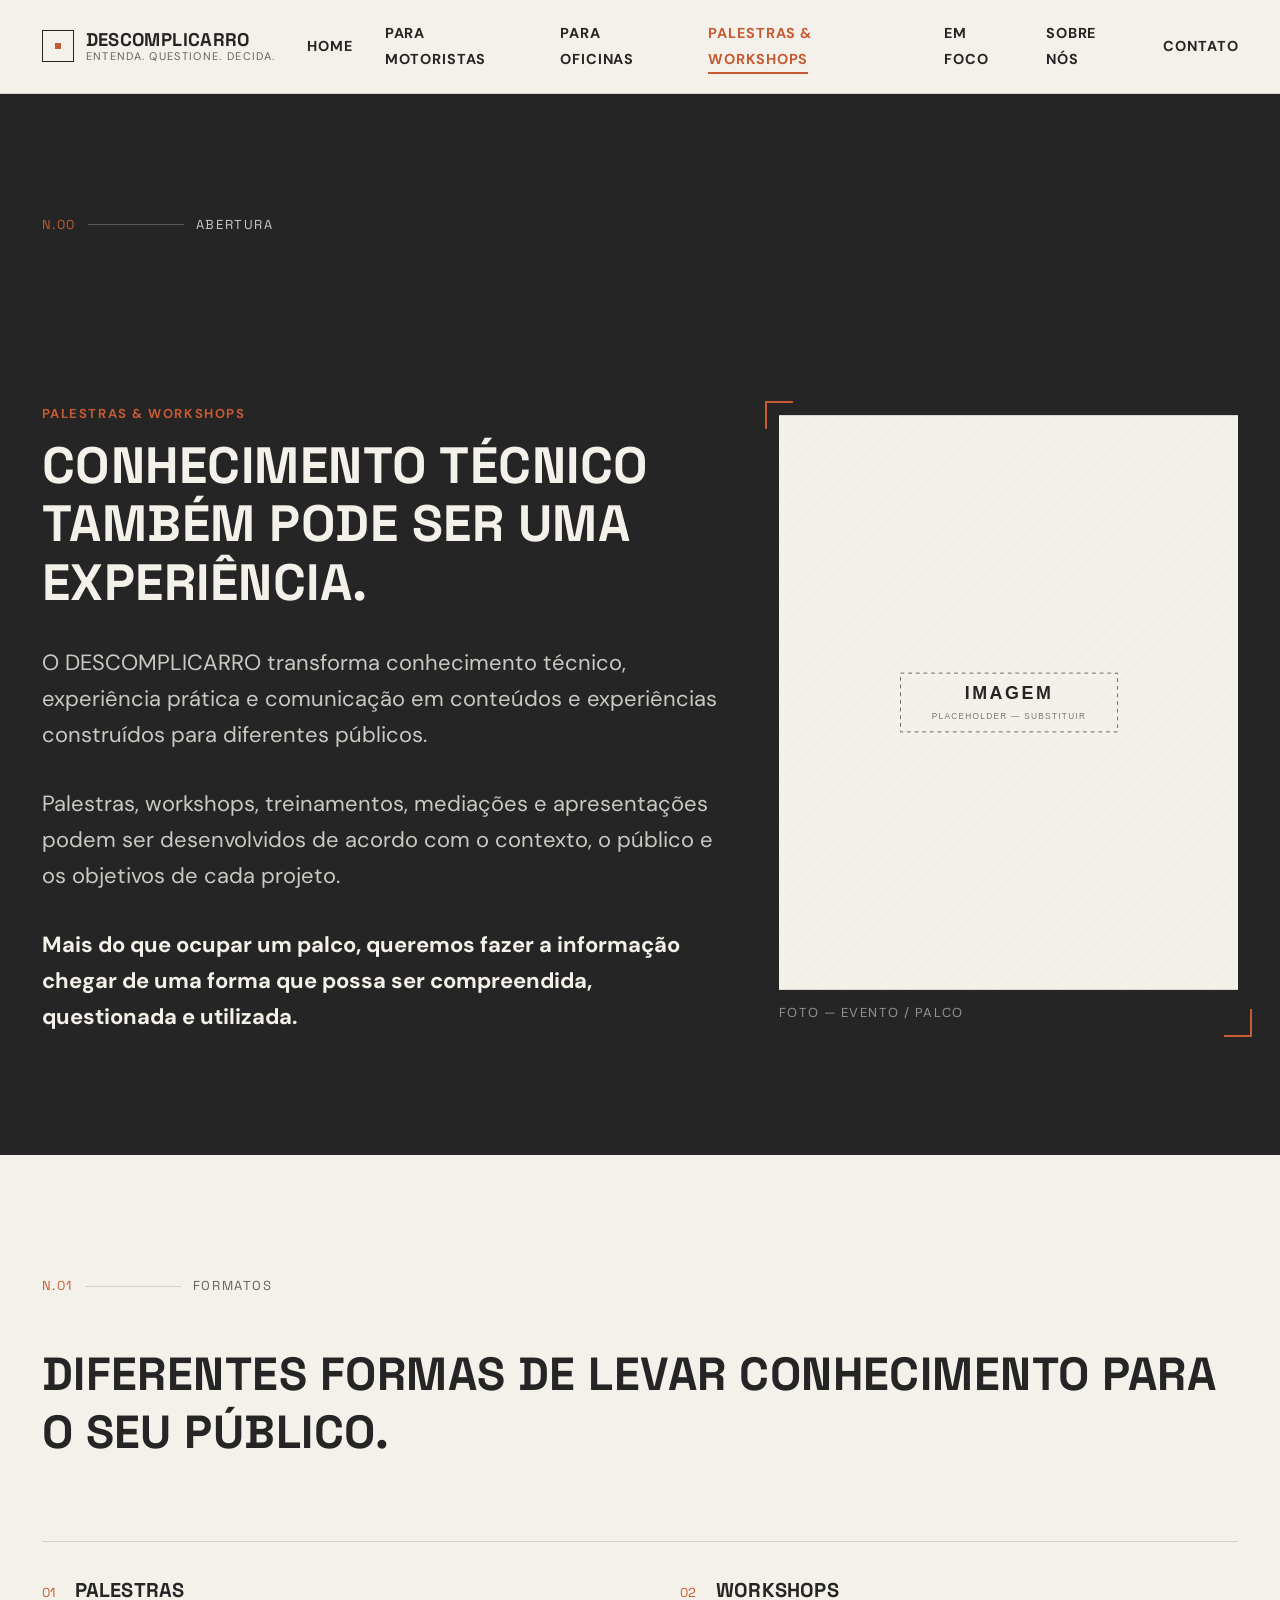
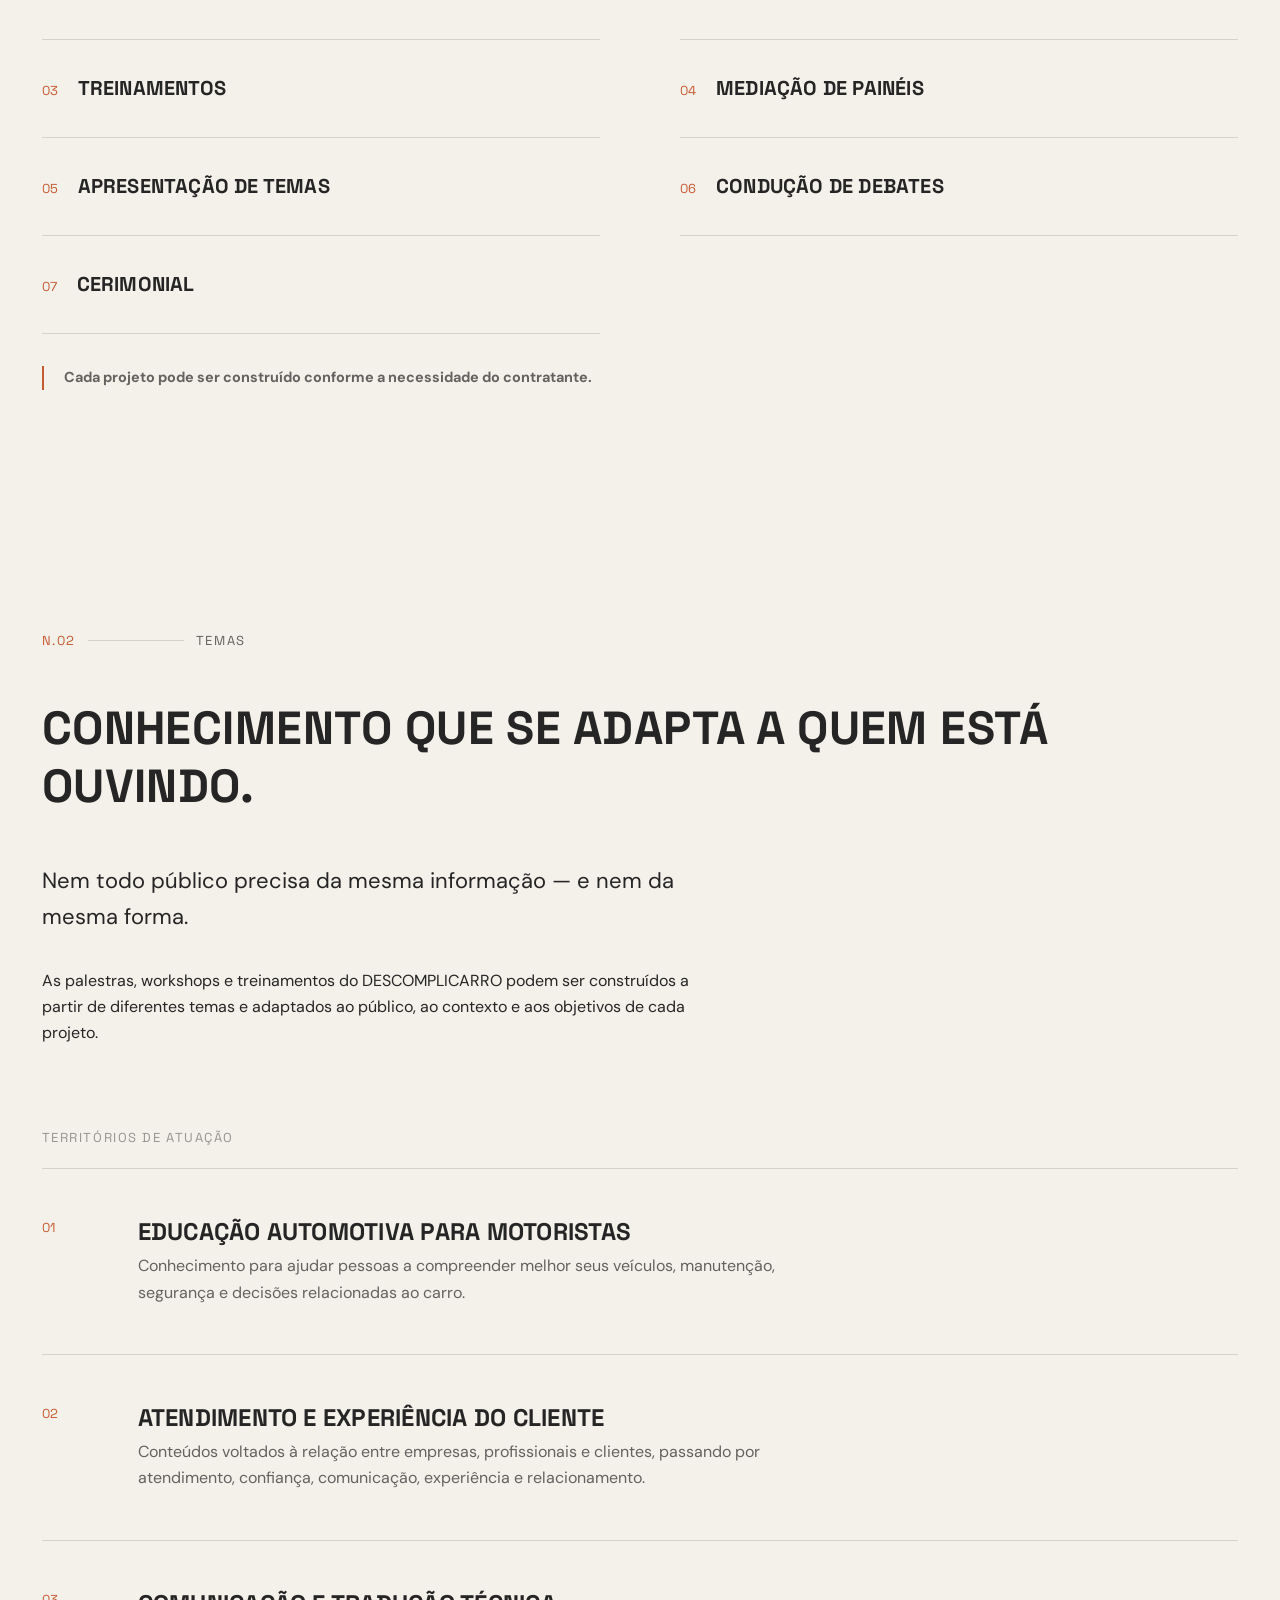
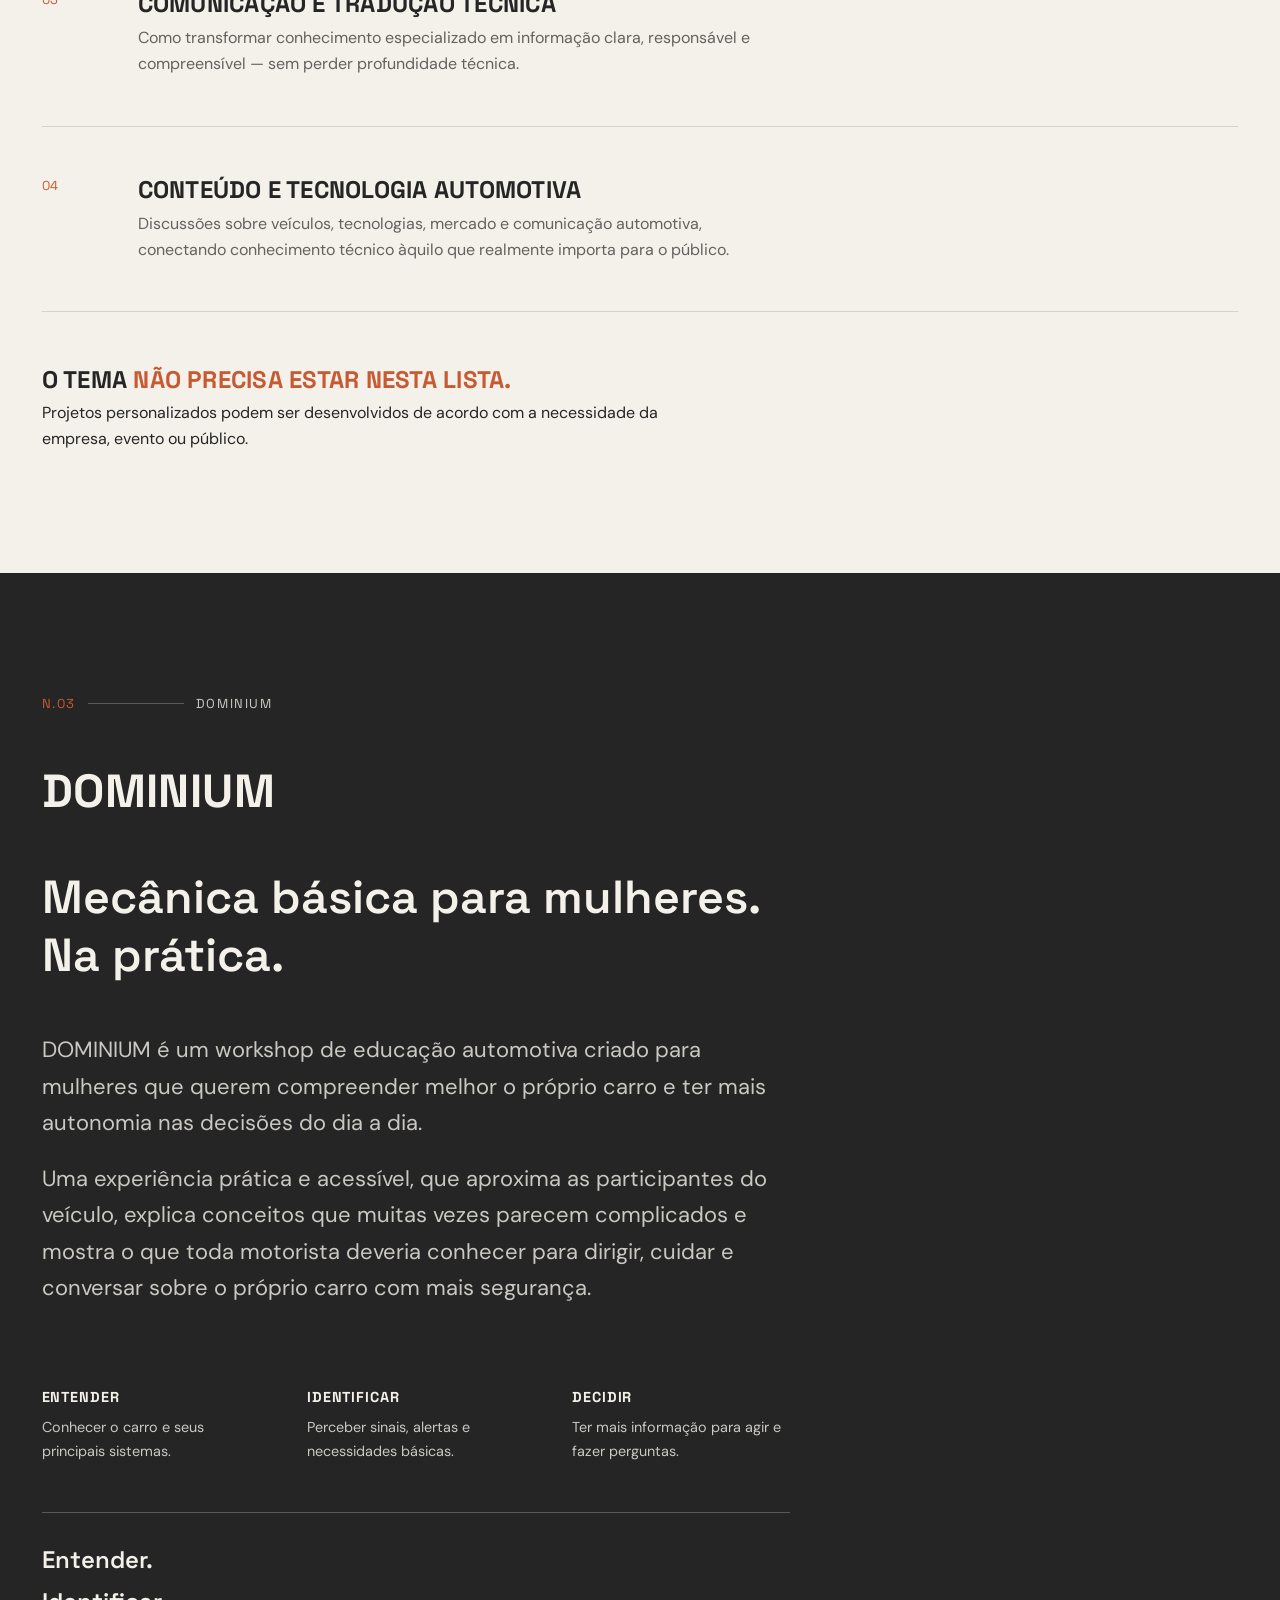
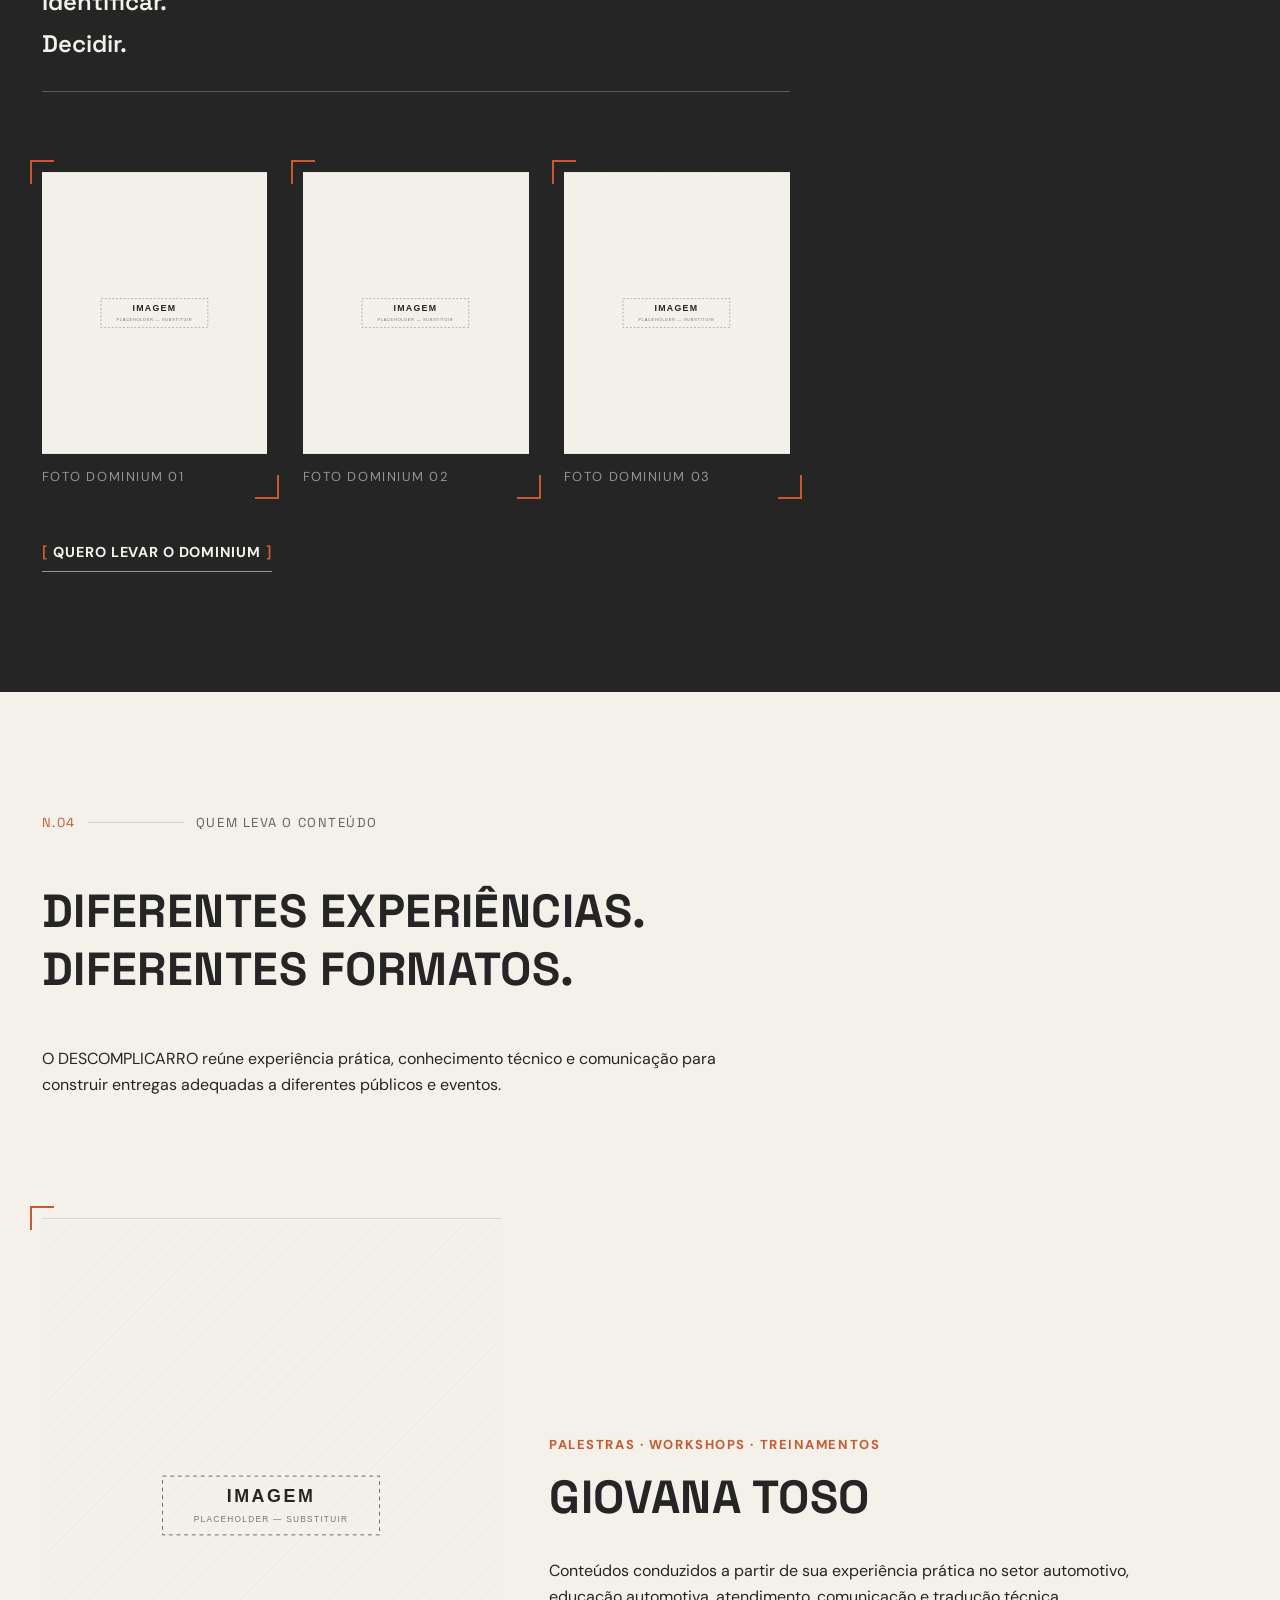
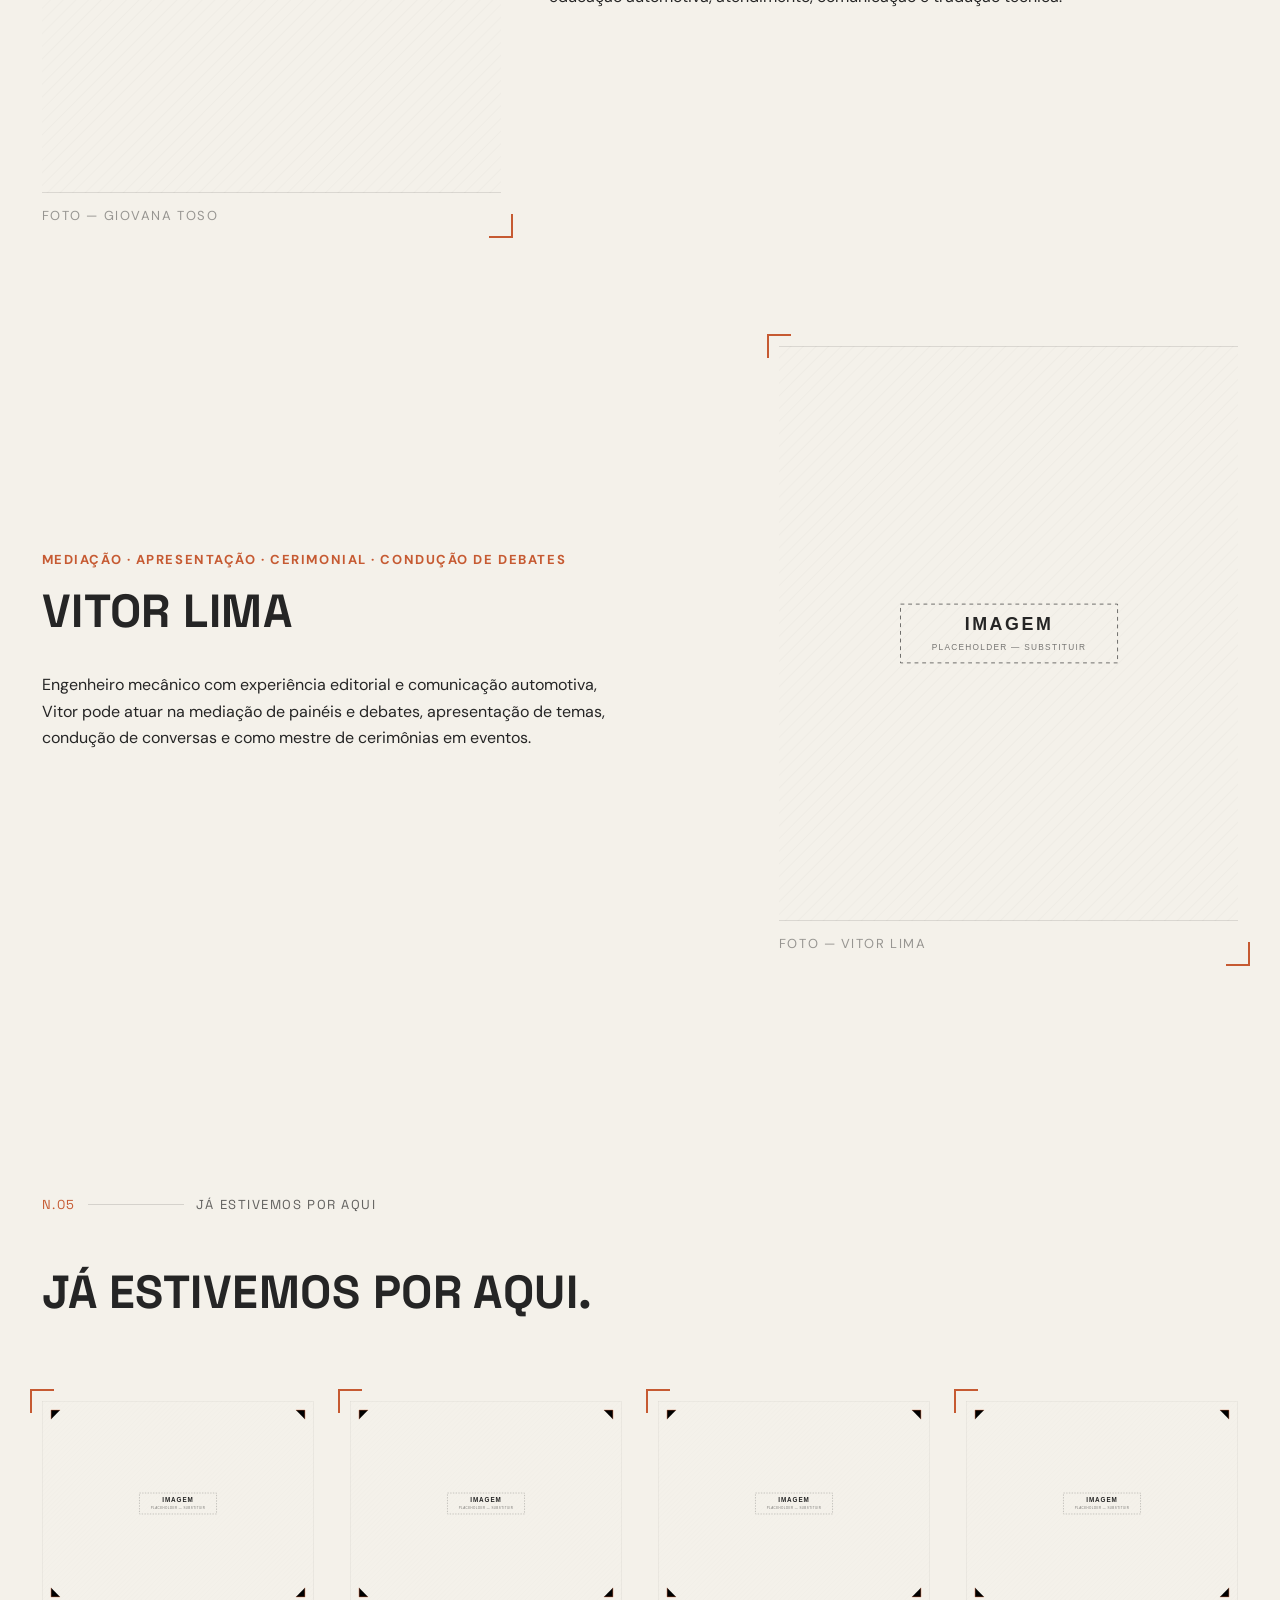
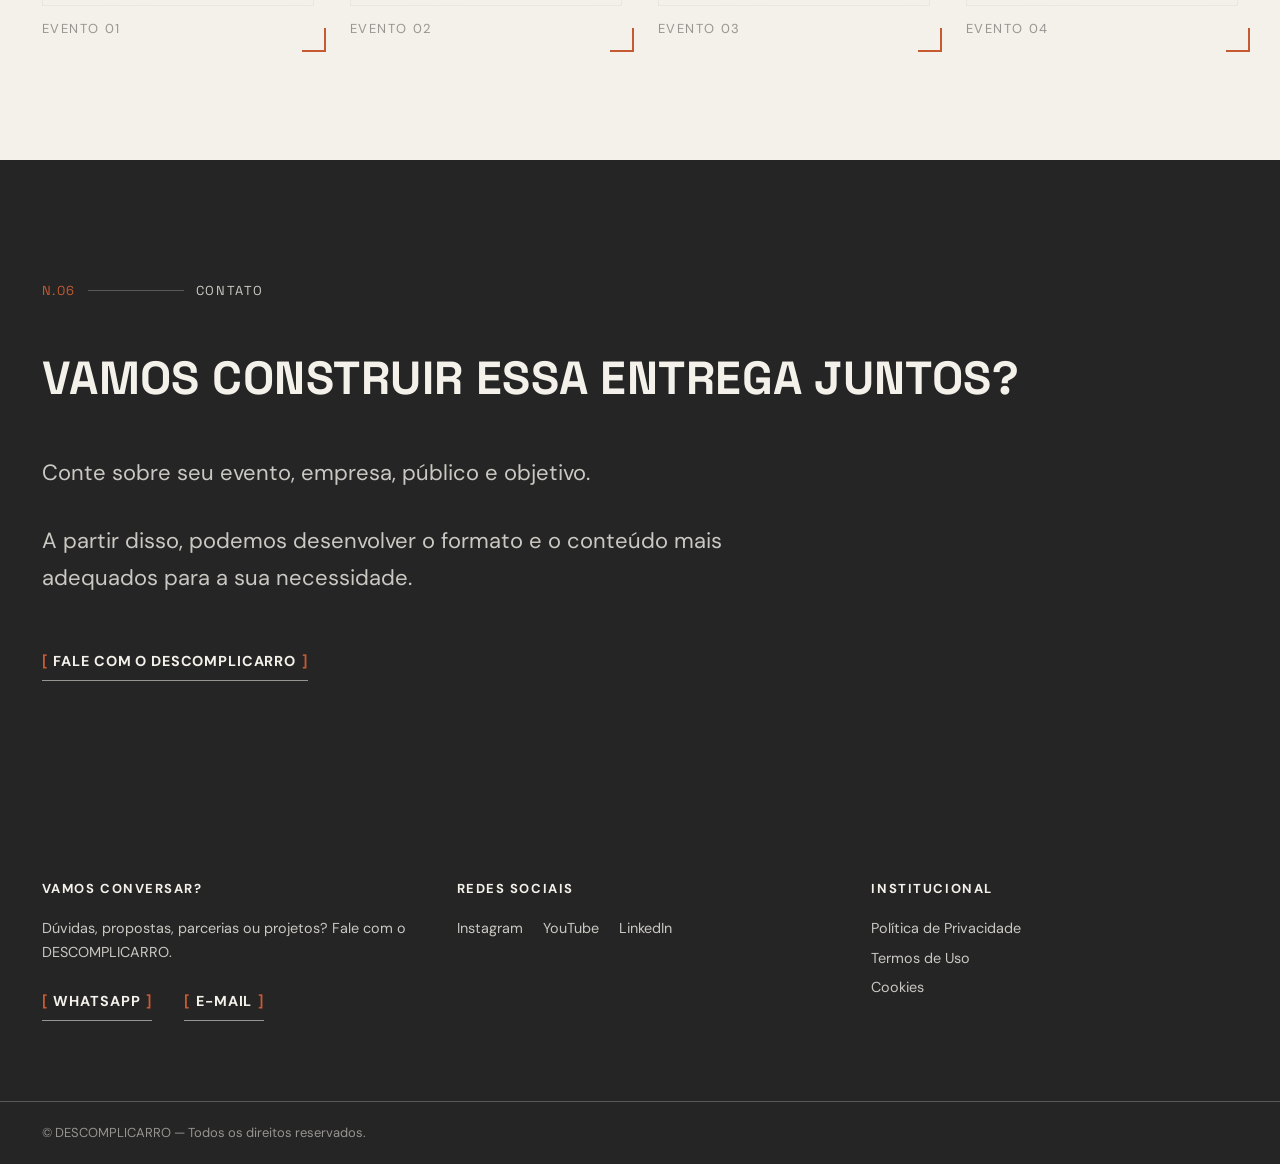
<file: palestras-workshops/index.html>
<!DOCTYPE html>
<html lang="pt-BR">
<head>
<meta charset="UTF-8">
<meta name="viewport" content="width=device-width, initial-scale=1.0">
<title>Palestras &amp; Workshops — DESCOMPLICARRO | Entenda. Questione. Decida.</title>
<meta name="description" content="Conhecimento técnico também pode ser uma experiência. Palestras, workshops, treinamentos, mediação de painéis, apresentação de temas, condução de debates e cerimonial com o DESCOMPLICARRO.">

<!-- FAVICON: substituir pelos arquivos oficiais da identidade visual -->
<!-- <link rel="icon" href="/favicon.ico"> -->

<link rel="preconnect" href="https://fonts.googleapis.com">
<link rel="preconnect" href="https://fonts.gstatic.com" crossorigin>
<link href="https://fonts.googleapis.com/css2?family=Space+Grotesk:wght@500;600;700&family=DM+Sans:wght@400;500;700&display=swap" rel="stylesheet">

<link rel="stylesheet" href="/assets/css/style.css">
</head>
<body>

<a class="skip-link" href="#conteudo-principal">Ir para o conteúdo principal</a>

<!-- ==========================================================================
     COMPONENTE: HEADER / NAVEGAÇÃO PRINCIPAL
     Idêntico às demais páginas — WordPress: template-parts/header.php
     ========================================================================== -->
<header class="site-header" id="topo">
  <div class="container site-header__inner">

    <a href="/" class="site-logo" aria-label="DESCOMPLICARRO — página inicial">
      <!-- LOGO OFICIAL: substituir todo este bloco pela identidade oficial
           (wordmark + monograma) fornecida pela marca. Manter área de
           respiro equivalente no header. -->
      <span class="site-logo__mark" aria-hidden="true"></span>
      <span class="site-logo__text">
        <span class="site-logo__word">DESCOMPLICARRO</span>
        <span class="site-logo__tagline">Entenda. Questione. Decida.</span>
      </span>
    </a>

    <button type="button" class="nav-toggle" id="navToggle" aria-expanded="false" aria-controls="siteNav">
      <span class="nav-toggle__box">
        <span class="nav-toggle__bar"></span>
        <span class="nav-toggle__bar"></span>
        <span class="nav-toggle__bar"></span>
      </span>
      <span class="nav-toggle__label">Menu</span>
    </button>

    <!-- NAVEGAÇÃO: substituir por menu dinâmico do WordPress (wp_nav_menu) -->
    <nav class="site-nav" id="siteNav" aria-label="Navegação principal">
      <ul class="site-nav__list">
        <li><a href="/" class="site-nav__link">HOME</a></li>
        <li><a href="/para-motoristas" class="site-nav__link">PARA MOTORISTAS</a></li>
        <li><a href="/para-oficinas" class="site-nav__link">PARA OFICINAS</a></li>
        <li><a href="/palestras-workshops" class="site-nav__link is-current" aria-current="page">PALESTRAS &amp; WORKSHOPS</a></li>
        <li><a href="/em-foco" class="site-nav__link">EM FOCO</a></li>
        <li><a href="/sobre-nos" class="site-nav__link">SOBRE NÓS</a></li>
        <li><a href="#contato" class="site-nav__link">CONTATO</a></li>
      </ul>
    </nav>

  </div>
</header>

<main id="conteudo-principal">

  <!-- ==========================================================================
       BLOCO N.00 — PALESTRAS & WORKSHOPS
       Reaproveita a estrutura da abertura já usada nas demais páginas
       (section--abertura), com kicker + headline, como no Sobre Nós e no
       Para Oficinas.
       WordPress: template-parts/palestras/section-abertura.php
       ========================================================================== -->
  <section class="section section--abertura section--graphite" aria-labelledby="palestras-hero-heading">
    <div class="container section--abertura__inner">

      <div class="section-index" aria-hidden="true"><span>N.00</span><span class="section-index__line"></span><span>ABERTURA</span></div>

      <div class="abertura__content">
        <span class="perfil__role">Palestras &amp; Workshops</span>
        <h1 id="palestras-hero-heading" class="abertura__heading">
          CONHECIMENTO TÉCNICO TAMBÉM PODE SER UMA EXPERIÊNCIA.
        </h1>
        <p class="abertura__paragraph">
          O DESCOMPLICARRO transforma conhecimento técnico, experiência prática e comunicação em conteúdos e experiências construídos para diferentes públicos.
        </p>
        <p class="abertura__paragraph">
          Palestras, workshops, treinamentos, mediações e apresentações podem ser desenvolvidos de acordo com o contexto, o público e os objetivos de cada projeto.
        </p>
        <p class="abertura__paragraph is-forte">
          Mais do que ocupar um palco, queremos fazer a informação chegar de uma forma que possa ser compreendida, questionada e utilizada.
        </p>
      </div>

      <div class="abertura__figure">
        <!-- IMAGEM DE ABERTURA: substituir por fotografia editorial de evento
             ou palco. Não utilizar fotos de banco de imagens genéricas. -->
        <img src="/assets/images/placeholder-photo.svg" alt="Fotografia editorial de evento/palco — imagem oficial a ser adicionada posteriormente" class="abertura__image">
        <span class="abertura__frame-mark abertura__frame-mark--tl"></span>
        <span class="abertura__frame-mark abertura__frame-mark--br"></span>
        <p class="figure-caption figure-caption--on-dark">Foto — evento / palco</p>
      </div>

    </div>
  </section>

  <!-- ==========================================================================
       BLOCO N.01 — FORMATOS
       Composição editorial (numeração + linhas), não cards comerciais.
       Cada formato é uma possibilidade de contratação, sem preço, duração
       ou formato fixo. Novo formato futuro = novo .formato-item.
       WordPress: template-parts/palestras/section-formatos.php
       ========================================================================== -->
  <section class="section section--formatos section--offwhite" aria-labelledby="formatos-heading">
    <svg class="section-bg-graphic" viewBox="0 0 1200 900" preserveAspectRatio="xMidYMid slice" aria-hidden="true" focusable="false">
      <line x1="0" y1="120" x2="1200" y2="120" stroke="#252525" stroke-width="1" opacity="0.06"></line>
      <line x1="1040" y1="0" x2="1040" y2="900" stroke="#252525" stroke-width="1" opacity="0.06"></line>
      <circle cx="1040" cy="120" r="4" fill="#C65A32" opacity="0.55"></circle>
      <circle cx="60" cy="820" r="220" fill="none" stroke="#252525" stroke-width="1" opacity="0.07"></circle>
    </svg>
    <div class="container">

      <div class="section-index"><span>N.01</span><span class="section-index__line"></span><span>FORMATOS</span></div>

      <div class="section-heading-row">
        <h2 id="formatos-heading" class="section-heading">DIFERENTES FORMAS DE LEVAR CONHECIMENTO PARA O SEU PÚBLICO.</h2>
      </div>

      <div class="formatos-grid">
        <div class="formato-item"><span class="formato-item__indice">01</span><span class="formato-item__label">Palestras</span></div>
        <div class="formato-item"><span class="formato-item__indice">02</span><span class="formato-item__label">Workshops</span></div>
        <div class="formato-item"><span class="formato-item__indice">03</span><span class="formato-item__label">Treinamentos</span></div>
        <div class="formato-item"><span class="formato-item__indice">04</span><span class="formato-item__label">Mediação de painéis</span></div>
        <div class="formato-item"><span class="formato-item__indice">05</span><span class="formato-item__label">Apresentação de temas</span></div>
        <div class="formato-item"><span class="formato-item__indice">06</span><span class="formato-item__label">Condução de debates</span></div>
        <div class="formato-item"><span class="formato-item__indice">07</span><span class="formato-item__label">Cerimonial</span></div>
        <!-- PRÓXIMO FORMATO: adicionar aqui um novo .formato-item, seguindo
             o mesmo padrão de índice + rótulo. -->
      </div>

      <p class="nota-discreta">Cada projeto pode ser construído conforme a necessidade do contratante.</p>

    </div>
  </section>

  <!-- ==========================================================================
       BLOCO N.02 — TEMAS
       Reaproveita .principios-list / .principio (mesmo componente usado nos
       Valores do Sobre Nós) para os quatro territórios de atuação.
       WordPress: template-parts/palestras/section-temas.php
       ========================================================================== -->
  <section class="section section--temas section--offwhite" aria-labelledby="temas-heading">
    <div class="container">

      <div class="section-index"><span>N.02</span><span class="section-index__line"></span><span>TEMAS</span></div>

      <div class="section-heading-row">
        <h2 id="temas-heading" class="section-heading">CONHECIMENTO QUE SE ADAPTA A QUEM ESTÁ OUVINDO.</h2>
      </div>

      <div class="bloco-texto__col">
        <p class="is-lead">Nem todo público precisa da mesma informação — e nem da mesma forma.</p>
        <p>As palestras, workshops e treinamentos do DESCOMPLICARRO podem ser construídos a partir de diferentes temas e adaptados ao público, ao contexto e aos objetivos de cada projeto.</p>
      </div>

      <div class="principios-list">
        <p class="principios-list__eyebrow">Territórios de atuação</p>

        <div class="principio">
          <span class="principio__index">01</span>
          <div>
            <h3 class="principio__title">Educação automotiva para motoristas</h3>
            <p class="principio__desc">Conhecimento para ajudar pessoas a compreender melhor seus veículos, manutenção, segurança e decisões relacionadas ao carro.</p>
          </div>
        </div>

        <div class="principio">
          <span class="principio__index">02</span>
          <div>
            <h3 class="principio__title">Atendimento e experiência do cliente</h3>
            <p class="principio__desc">Conteúdos voltados à relação entre empresas, profissionais e clientes, passando por atendimento, confiança, comunicação, experiência e relacionamento.</p>
          </div>
        </div>

        <div class="principio">
          <span class="principio__index">03</span>
          <div>
            <h3 class="principio__title">Comunicação e tradução técnica</h3>
            <p class="principio__desc">Como transformar conhecimento especializado em informação clara, responsável e compreensível — sem perder profundidade técnica.</p>
          </div>
        </div>

        <div class="principio">
          <span class="principio__index">04</span>
          <div>
            <h3 class="principio__title">Conteúdo e tecnologia automotiva</h3>
            <p class="principio__desc">Discussões sobre veículos, tecnologias, mercado e comunicação automotiva, conectando conhecimento técnico àquilo que realmente importa para o público.</p>
          </div>
        </div>
      </div>

      <p class="solucao__assinatura">O tema <span>não precisa estar nesta lista.</span></p>
      <div class="bloco-texto__col">
        <p>Projetos personalizados podem ser desenvolvidos de acordo com a necessidade da empresa, evento ou público.</p>
      </div>

    </div>
  </section>

  <!-- ==========================================================================
       BLOCO N.03 — DOMINIUM
       Experiência própria do DESCOMPLICARRO. Reaproveita .manifesto__lead
       (assinatura em destaque sobre fundo escuro), .fechamento__detalhe
       (três pilares com o mesmo peso visual) e .destaque-linhas--on-dark.
       WordPress: template-parts/palestras/section-dominium.php
       ========================================================================== -->
  <section class="section section--dominium section--graphite" aria-labelledby="dominium-heading">
    <svg class="section-bg-graphic" viewBox="0 0 1200 700" preserveAspectRatio="xMidYMid slice" aria-hidden="true" focusable="false">
      <line x1="520" y1="150" x2="760" y2="65" stroke="#F4F1EA" stroke-width="1.5" opacity="0.1"></line>
      <line x1="760" y1="65" x2="980" y2="135" stroke="#F4F1EA" stroke-width="1.5" opacity="0.1"></line>
      <circle cx="520" cy="150" r="3" fill="#F4F1EA" opacity="0.28"></circle>
      <circle cx="980" cy="135" r="3" fill="#F4F1EA" opacity="0.28"></circle>
      <circle cx="1150" cy="55" r="5" fill="#C65A32" opacity="0.7"></circle>
    </svg>
    <div class="container">

      <div class="section-index section-index--on-dark"><span>N.03</span><span class="section-index__line"></span><span>DOMINIUM</span></div>

      <div class="section-heading-row">
        <h2 id="dominium-heading" class="section-heading section-heading--on-dark">DOMINIUM</h2>
      </div>

      <div class="manifesto">
        <p class="manifesto__lead">Mecânica básica para mulheres. Na prática.</p>

        <div class="manifesto__body">
          <p>DOMINIUM é um workshop de educação automotiva criado para mulheres que querem compreender melhor o próprio carro e ter mais autonomia nas decisões do dia a dia.</p>
          <p>Uma experiência prática e acessível, que aproxima as participantes do veículo, explica conceitos que muitas vezes parecem complicados e mostra o que toda motorista deveria conhecer para dirigir, cuidar e conversar sobre o próprio carro com mais segurança.</p>
        </div>

        <!-- Três pilares — mesmo peso visual, sem hierarquia entre eles -->
        <div class="fechamento__detalhe">
          <p><strong>Entender</strong> Conhecer o carro e seus principais sistemas.</p>
          <p><strong>Identificar</strong> Perceber sinais, alertas e necessidades básicas.</p>
          <p><strong>Decidir</strong> Ter mais informação para agir e fazer perguntas.</p>
        </div>

        <div class="destaque-linhas destaque-linhas--on-dark">
          <p>Entender.</p>
          <p>Identificar.</p>
          <p>Decidir.</p>
        </div>

        <!-- Galeria DOMINIUM — preparada para receber fotografias reais.
             Novo registro futuro = novo .galeria__item, sem reconstrução. -->
        <div class="galeria">
          <div class="galeria__item">
            <img src="/assets/images/placeholder-photo.svg" alt="Registro do workshop DOMINIUM — imagem oficial a ser adicionada posteriormente" class="galeria__image">
            <span class="perfil__frame-mark perfil__frame-mark--tl" aria-hidden="true"></span>
            <span class="perfil__frame-mark perfil__frame-mark--br" aria-hidden="true"></span>
            <p class="figure-caption figure-caption--on-dark">Foto DOMINIUM 01</p>
          </div>
          <div class="galeria__item">
            <img src="/assets/images/placeholder-photo.svg" alt="Registro do workshop DOMINIUM — imagem oficial a ser adicionada posteriormente" class="galeria__image">
            <span class="perfil__frame-mark perfil__frame-mark--tl" aria-hidden="true"></span>
            <span class="perfil__frame-mark perfil__frame-mark--br" aria-hidden="true"></span>
            <p class="figure-caption figure-caption--on-dark">Foto DOMINIUM 02</p>
          </div>
          <div class="galeria__item">
            <img src="/assets/images/placeholder-photo.svg" alt="Registro do workshop DOMINIUM — imagem oficial a ser adicionada posteriormente" class="galeria__image">
            <span class="perfil__frame-mark perfil__frame-mark--tl" aria-hidden="true"></span>
            <span class="perfil__frame-mark perfil__frame-mark--br" aria-hidden="true"></span>
            <p class="figure-caption figure-caption--on-dark">Foto DOMINIUM 03</p>
          </div>
        </div>

        <div class="solucao__cta">
          <!-- CONTATO/ORÇAMENTO (DOMINIUM) — WHATSAPP: INSERIR NÚMERO OFICIAL
               DO WHATSAPP DO DESCOMPLICARRO. Não utilizar Hotmart: DOMINIUM é
               contratado diretamente para empresas, eventos ou comunidades.
               Mensagem pré-preenchida (editável): "Olá! Conheci o DOMINIUM
               pelo site do DESCOMPLICARRO e gostaria de saber mais sobre a
               contratação." -->
          <a href="https://wa.me/WHATSAPP_DESCOMPLICARRO?text=Ol%C3%A1%21%20Conheci%20o%20DOMINIUM%20pelo%20site%20do%20DESCOMPLICARRO%20e%20gostaria%20de%20saber%20mais%20sobre%20a%20contrata%C3%A7%C3%A3o." class="btn-bracket btn-bracket--on-dark" target="_blank" rel="noopener noreferrer">
            <span class="btn-bracket__bracket" aria-hidden="true">[</span>
            <span class="btn-bracket__label">QUERO LEVAR O DOMINIUM</span>
            <span class="btn-bracket__bracket" aria-hidden="true">]</span>
          </a>
        </div>
      </div>

    </div>
  </section>

  <!-- ==========================================================================
       BLOCO N.04 — QUEM LEVA O CONTEÚDO
       Giovana e Vitor com o mesmo peso institucional. Não é biografia (isso
       já é papel do Sobre Nós) — aqui explicamos apenas como cada um pode
       participar de uma entrega. Reaproveita .perfil (mesmo bloco do
       Sobre Nós e do Para Oficinas).
       WordPress: template-parts/palestras/section-equipe.php
       ========================================================================== -->
  <section class="section section--equipe-palestras section--offwhite" aria-labelledby="equipe-heading">
    <div class="container">

      <div class="section-index"><span>N.04</span><span class="section-index__line"></span><span>QUEM LEVA O CONTEÚDO</span></div>

      <div class="section-heading-row">
        <h2 id="equipe-heading" class="section-heading">DIFERENTES EXPERIÊNCIAS.<br>DIFERENTES FORMATOS.</h2>
      </div>

      <div class="bloco-texto__col">
        <p>O DESCOMPLICARRO reúne experiência prática, conhecimento técnico e comunicação para construir entregas adequadas a diferentes públicos e eventos.</p>
      </div>

      <!-- GIOVANA TOSO -->
      <div class="perfil perfil--espacado">
        <div class="perfil__figure">
          <!-- FOTO — GIOVANA TOSO: substituir pela fotografia oficial -->
          <img src="/assets/images/placeholder-photo.svg" alt="Foto de Giovana Toso — imagem oficial a ser adicionada posteriormente" class="perfil__image">
          <span class="perfil__frame-mark perfil__frame-mark--tl" aria-hidden="true"></span>
          <span class="perfil__frame-mark perfil__frame-mark--br" aria-hidden="true"></span>
          <p class="figure-caption">Foto — Giovana Toso</p>
        </div>

        <div class="perfil__body">
          <span class="perfil__role">Palestras · Workshops · Treinamentos</span>
          <h3 class="perfil__name">Giovana Toso</h3>
          <p class="perfil__text">Conteúdos conduzidos a partir de sua experiência prática no setor automotivo, educação automotiva, atendimento, comunicação e tradução técnica.</p>
        </div>
      </div>

      <!-- VITOR LIMA -->
      <div class="perfil perfil--reverse perfil--espacado">
        <div class="perfil__figure">
          <!-- FOTO — VITOR LIMA: substituir pela fotografia oficial -->
          <img src="/assets/images/placeholder-photo.svg" alt="Foto de Vitor Lima — imagem oficial a ser adicionada posteriormente" class="perfil__image">
          <span class="perfil__frame-mark perfil__frame-mark--tl" aria-hidden="true"></span>
          <span class="perfil__frame-mark perfil__frame-mark--br" aria-hidden="true"></span>
          <p class="figure-caption">Foto — Vitor Lima</p>
        </div>

        <div class="perfil__body">
          <span class="perfil__role">Mediação · Apresentação · Cerimonial · Condução de debates</span>
          <h3 class="perfil__name">Vitor Lima</h3>
          <p class="perfil__text">Engenheiro mecânico com experiência editorial e comunicação automotiva, Vitor pode atuar na mediação de painéis e debates, apresentação de temas, condução de conversas e como mestre de cerimônias em eventos.</p>
        </div>
      </div>

    </div>
  </section>

  <!-- ==========================================================================
       BLOCO N.05 — JÁ ESTIVEMOS POR AQUI
       Galeria editorial de registros reais (não carrossel automático).
       Reaproveita .galeria. Novo registro futuro = novo .galeria__item.
       WordPress: template-parts/palestras/section-experiencias.php
       ========================================================================== -->
  <section class="section section--experiencias section--offwhite" aria-labelledby="experiencias-heading">
    <svg class="section-bg-graphic" viewBox="0 0 1200 900" preserveAspectRatio="xMidYMid slice" aria-hidden="true" focusable="false">
      <line x1="1200" y1="140" x2="740" y2="140" stroke="#252525" stroke-width="1" opacity="0.07"></line>
      <line x1="740" y1="140" x2="740" y2="420" stroke="#252525" stroke-width="1" opacity="0.07"></line>
      <circle cx="740" cy="420" r="4" fill="#C65A32" opacity="0.5"></circle>
    </svg>
    <div class="container">

      <div class="section-index"><span>N.05</span><span class="section-index__line"></span><span>JÁ ESTIVEMOS POR AQUI</span></div>

      <div class="section-heading-row">
        <h2 id="experiencias-heading" class="section-heading">JÁ ESTIVEMOS POR AQUI.</h2>
      </div>

      <div class="galeria">
        <div class="galeria__item">
          <!-- EVENTO 01: substituir por registro real. Não inventar nomes de
               eventos, empresas, clientes ou instituições; não inserir logos fictícios. -->
          <img src="/assets/images/placeholder-photo.svg" alt="Registro de evento — imagem oficial a ser adicionada posteriormente" class="galeria__image galeria__image--paisagem">
          <span class="perfil__frame-mark perfil__frame-mark--tl" aria-hidden="true"></span>
          <span class="perfil__frame-mark perfil__frame-mark--br" aria-hidden="true"></span>
          <p class="figure-caption">Evento 01</p>
        </div>
        <div class="galeria__item">
          <!-- EVENTO 02: substituir por registro real. -->
          <img src="/assets/images/placeholder-photo.svg" alt="Registro de evento — imagem oficial a ser adicionada posteriormente" class="galeria__image galeria__image--paisagem">
          <span class="perfil__frame-mark perfil__frame-mark--tl" aria-hidden="true"></span>
          <span class="perfil__frame-mark perfil__frame-mark--br" aria-hidden="true"></span>
          <p class="figure-caption">Evento 02</p>
        </div>
        <div class="galeria__item">
          <!-- EVENTO 03: substituir por registro real. -->
          <img src="/assets/images/placeholder-photo.svg" alt="Registro de evento — imagem oficial a ser adicionada posteriormente" class="galeria__image galeria__image--paisagem">
          <span class="perfil__frame-mark perfil__frame-mark--tl" aria-hidden="true"></span>
          <span class="perfil__frame-mark perfil__frame-mark--br" aria-hidden="true"></span>
          <p class="figure-caption">Evento 03</p>
        </div>
        <div class="galeria__item">
          <!-- EVENTO 04: substituir por registro real. -->
          <img src="/assets/images/placeholder-photo.svg" alt="Registro de evento — imagem oficial a ser adicionada posteriormente" class="galeria__image galeria__image--paisagem">
          <span class="perfil__frame-mark perfil__frame-mark--tl" aria-hidden="true"></span>
          <span class="perfil__frame-mark perfil__frame-mark--br" aria-hidden="true"></span>
          <p class="figure-caption">Evento 04</p>
        </div>
        <!-- PRÓXIMO REGISTRO: adicionar aqui um novo .galeria__item, seguindo
             o mesmo padrão — a grade se ajusta automaticamente. -->
      </div>

    </div>
  </section>

  <!-- ==========================================================================
       BLOCO N.06 — CONTATO
       Fechamento comercial. Um único CTA atende igualmente palestra,
       workshop, treinamento, DOMINIUM, mediação, apresentação, condução de
       debate, cerimonial ou projeto personalizado.
       WordPress: template-parts/palestras/section-contato.php
       ========================================================================== -->
  <section class="section section--contato-palestras section--graphite" aria-labelledby="contato-heading">
    <svg class="section-bg-graphic" viewBox="0 0 1200 700" preserveAspectRatio="xMidYMid slice" aria-hidden="true" focusable="false">
      <line x1="520" y1="150" x2="760" y2="65" stroke="#F4F1EA" stroke-width="1.5" opacity="0.1"></line>
      <line x1="760" y1="65" x2="980" y2="135" stroke="#F4F1EA" stroke-width="1.5" opacity="0.1"></line>
      <line x1="980" y1="135" x2="1150" y2="55" stroke="#F4F1EA" stroke-width="1.5" opacity="0.1"></line>
      <circle cx="1150" cy="55" r="5" fill="#C65A32" opacity="0.7"></circle>
    </svg>
    <div class="container">

      <div class="section-index section-index--on-dark"><span>N.06</span><span class="section-index__line"></span><span>CONTATO</span></div>

      <div class="section-heading-row">
        <h2 id="contato-heading" class="section-heading section-heading--on-dark">VAMOS CONSTRUIR ESSA ENTREGA JUNTOS?</h2>
      </div>

      <p class="abertura__paragraph">Conte sobre seu evento, empresa, público e objetivo.</p>
      <p class="abertura__paragraph">A partir disso, podemos desenvolver o formato e o conteúdo mais adequados para a sua necessidade.</p>

      <div class="solucao__cta">
        <!-- CANAL DE CONTATO/ORÇAMENTO — WHATSAPP: INSERIR NÚMERO OFICIAL DO
             WHATSAPP DO DESCOMPLICARRO. Mensagem pré-preenchida (editável):
             "Olá! Conheci a área de Palestras & Workshops do DESCOMPLICARRO
             e gostaria de conversar sobre um projeto." -->
        <a href="https://wa.me/WHATSAPP_DESCOMPLICARRO?text=Ol%C3%A1%21%20Conheci%20a%20%C3%A1rea%20de%20Palestras%20%26%20Workshops%20do%20DESCOMPLICARRO%20e%20gostaria%20de%20conversar%20sobre%20um%20projeto." class="btn-bracket btn-bracket--on-dark" target="_blank" rel="noopener noreferrer">
          <span class="btn-bracket__bracket" aria-hidden="true">[</span>
          <span class="btn-bracket__label">FALE COM O DESCOMPLICARRO</span>
          <span class="btn-bracket__bracket" aria-hidden="true">]</span>
        </a>
      </div>

    </div>
  </section>

</main>

<!-- ==========================================================================
     COMPONENTE: FOOTER
     Idêntico às demais páginas — WordPress: template-parts/footer.php
     ========================================================================== -->
<footer class="site-footer" role="contentinfo">
  <div class="container site-footer__inner">

    <div class="site-footer__col" id="contato">
      <h2 class="site-footer__heading">Vamos conversar?</h2>
      <p class="footer-contato__texto">Dúvidas, propostas, parcerias ou projetos? Fale com o DESCOMPLICARRO.</p>
      <div class="footer-contato__ctas">
        <!-- WHATSAPP — INSERIR NÚMERO OFICIAL DO WHATSAPP DO DESCOMPLICARRO -->
        <a href="https://wa.me/WHATSAPP_DESCOMPLICARRO?text=Ol%C3%A1%21%20Vim%20pelo%20site%20do%20DESCOMPLICARRO." class="btn-bracket btn-bracket--on-dark" target="_blank" rel="noopener noreferrer">
          <span class="btn-bracket__bracket" aria-hidden="true">[</span>
          <span class="btn-bracket__label">WHATSAPP</span>
          <span class="btn-bracket__bracket" aria-hidden="true">]</span>
        </a>
        <!-- E-MAIL — INSERIR E-MAIL OFICIAL APÓS CONFIGURAÇÃO DO DOMÍNIO -->
        <a href="mailto:EMAIL_DESCOMPLICARRO" class="btn-bracket btn-bracket--on-dark">
          <span class="btn-bracket__bracket" aria-hidden="true">[</span>
          <span class="btn-bracket__label">E-MAIL</span>
          <span class="btn-bracket__bracket" aria-hidden="true">]</span>
        </a>
      </div>
    </div>

    <div class="site-footer__col">
      <h2 class="site-footer__heading">Redes sociais</h2>
      <ul class="site-footer__list site-footer__list--inline">
        <!-- REDES SOCIAIS: substituir "#" pelas URLs oficiais dos perfis -->
        <li><a href="#">Instagram</a></li>
        <li><a href="#">YouTube</a></li>
        <li><a href="#">LinkedIn</a></li>
      </ul>
    </div>

    <div class="site-footer__col">
      <h2 class="site-footer__heading">Institucional</h2>
      <ul class="site-footer__list">
        <!-- PÁGINAS LEGAIS: substituir "#" pelas páginas definitivas -->
        <li><a href="/politica-de-privacidade">Política de Privacidade</a></li>
        <li><a href="/termos-de-uso">Termos de Uso</a></li>
        <li><a href="/cookies">Cookies</a></li>
      </ul>
    </div>

  </div>

  <div class="site-footer__bottom">
    <div class="container">
      <!-- Ao conceder o registro da marca, alterar para: © DESCOMPLICARRO® — Todos os direitos reservados. -->
      <p>© DESCOMPLICARRO — Todos os direitos reservados.</p>
    </div>
  </div>
</footer>

<script src="/assets/js/main.js"></script>
</body>
</html>
</file>
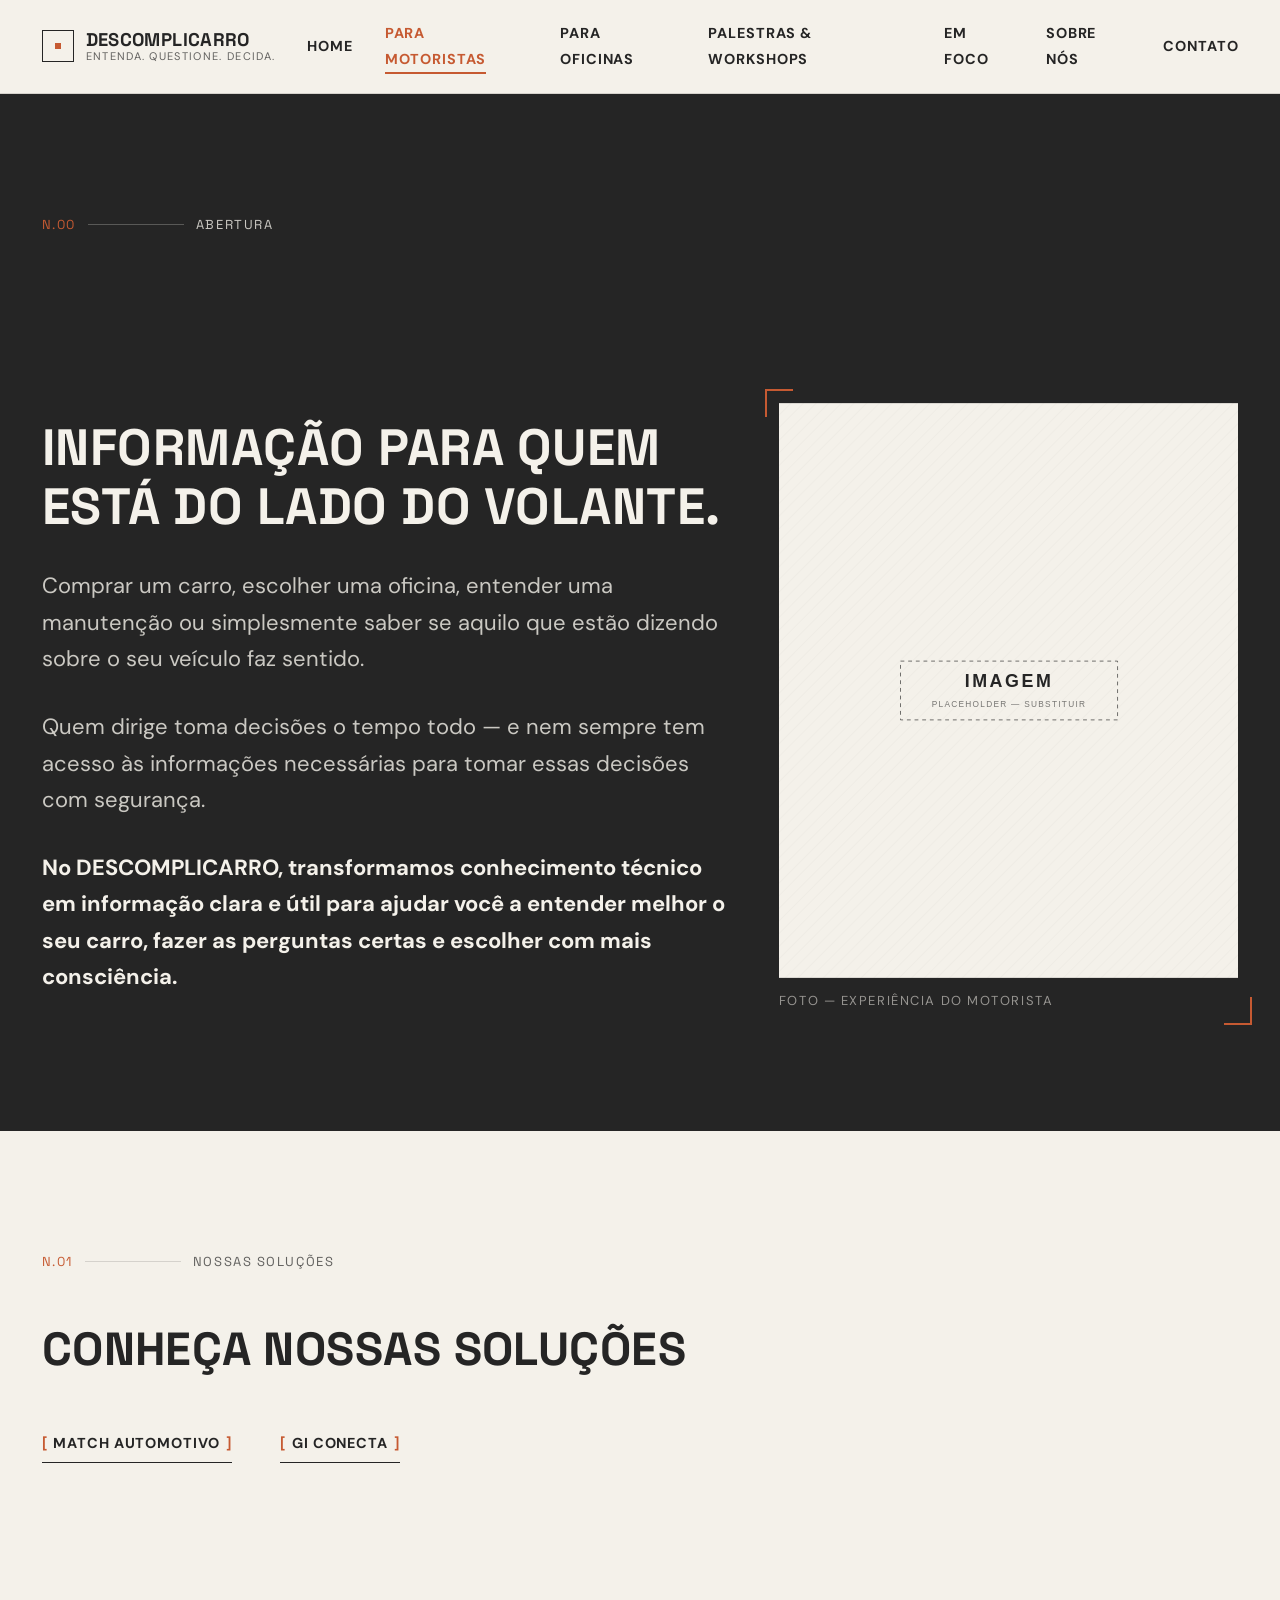
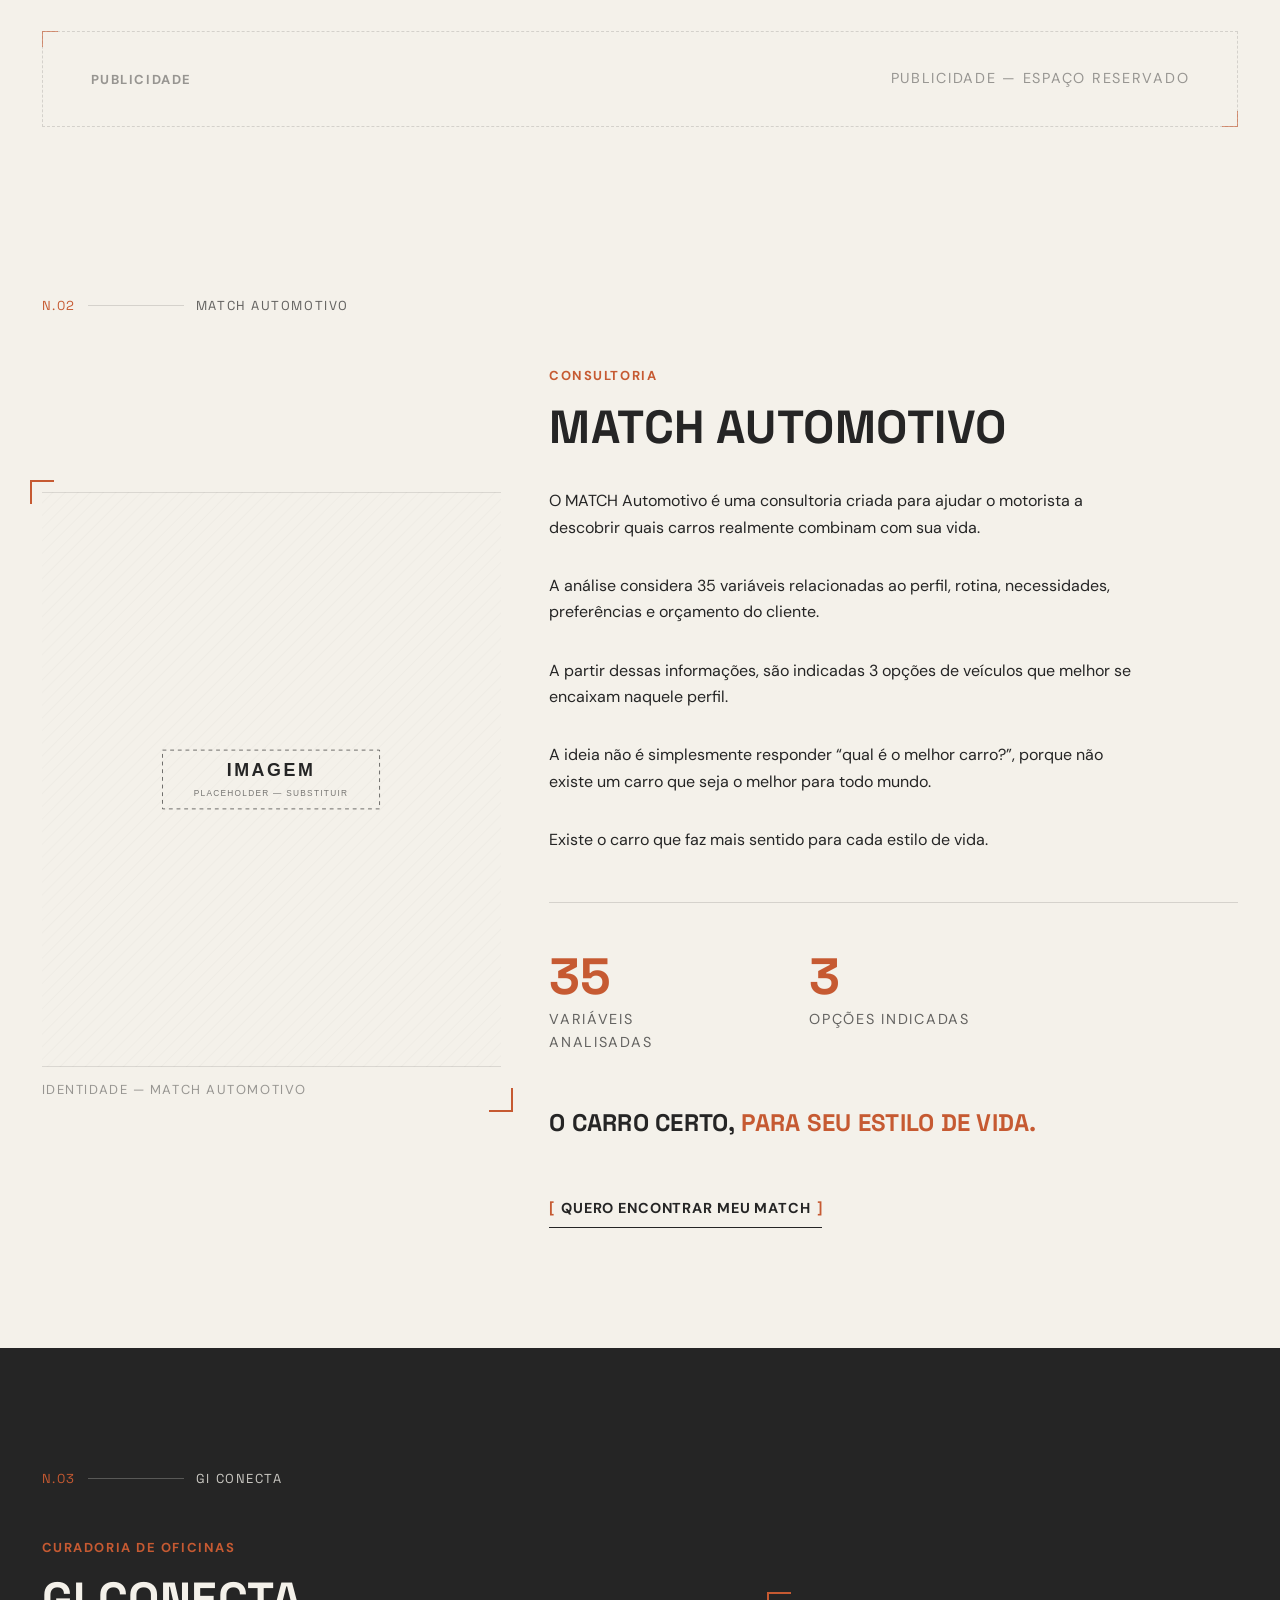
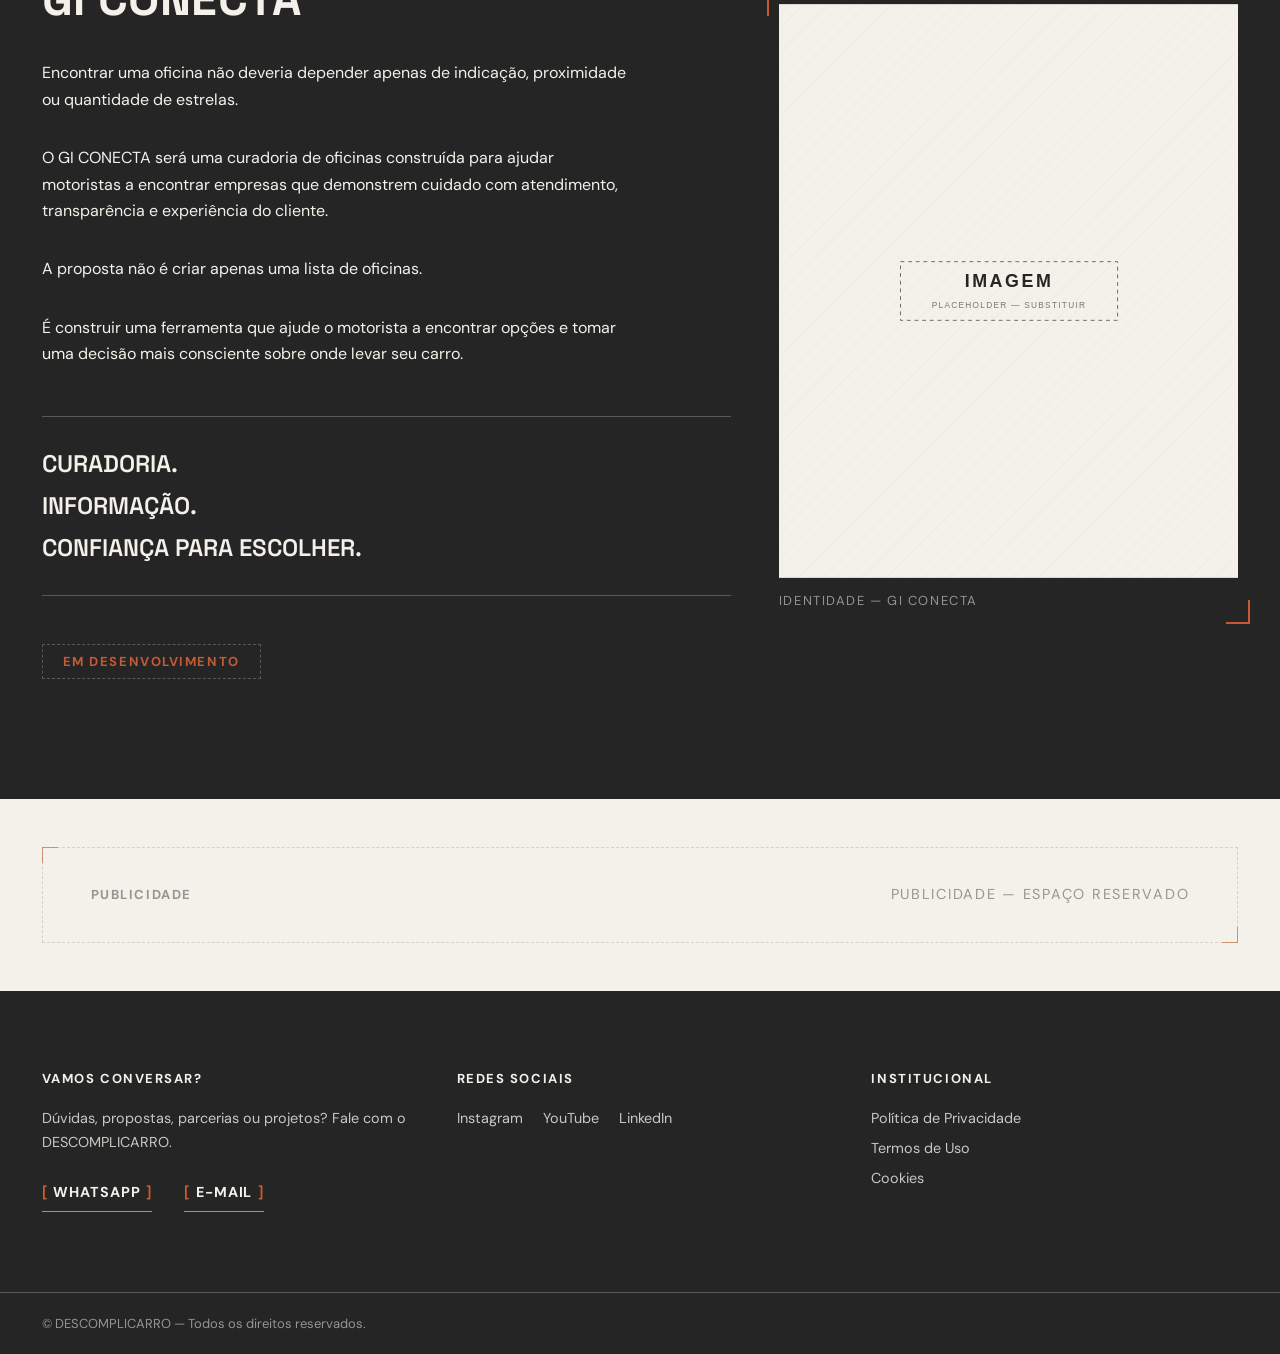
<file: para-motoristas/index.html>
<!DOCTYPE html>
<html lang="pt-BR">
<head>
<meta charset="UTF-8">
<meta name="viewport" content="width=device-width, initial-scale=1.0">
<title>Para Motoristas — DESCOMPLICARRO | Entenda. Questione. Decida.</title>
<meta name="description" content="Informação para quem está do lado do volante. Conheça o MATCH Automotivo e o GI Conecta, as soluções do DESCOMPLICARRO para quem dirige, compra, cuida e decide sobre o próprio carro.">

<!-- FAVICON: substituir pelos arquivos oficiais da identidade visual -->
<!-- <link rel="icon" href="/favicon.ico"> -->

<link rel="preconnect" href="https://fonts.googleapis.com">
<link rel="preconnect" href="https://fonts.gstatic.com" crossorigin>
<link href="https://fonts.googleapis.com/css2?family=Space+Grotesk:wght@500;600;700&family=DM+Sans:wght@400;500;700&display=swap" rel="stylesheet">

<link rel="stylesheet" href="/assets/css/style.css">
</head>
<body>

<a class="skip-link" href="#conteudo-principal">Ir para o conteúdo principal</a>

<!-- ==========================================================================
     COMPONENTE: HEADER / NAVEGAÇÃO PRINCIPAL
     Idêntico ao da Home e do Sobre Nós — WordPress: template-parts/header.php
     ========================================================================== -->
<header class="site-header" id="topo">
  <div class="container site-header__inner">

    <a href="/" class="site-logo" aria-label="DESCOMPLICARRO — página inicial">
      <!-- LOGO OFICIAL: substituir todo este bloco pela identidade oficial
           (wordmark + monograma) fornecida pela marca. Manter área de
           respiro equivalente no header. -->
      <span class="site-logo__mark" aria-hidden="true"></span>
      <span class="site-logo__text">
        <span class="site-logo__word">DESCOMPLICARRO</span>
        <span class="site-logo__tagline">Entenda. Questione. Decida.</span>
      </span>
    </a>

    <button type="button" class="nav-toggle" id="navToggle" aria-expanded="false" aria-controls="siteNav">
      <span class="nav-toggle__box">
        <span class="nav-toggle__bar"></span>
        <span class="nav-toggle__bar"></span>
        <span class="nav-toggle__bar"></span>
      </span>
      <span class="nav-toggle__label">Menu</span>
    </button>

    <!-- NAVEGAÇÃO: substituir por menu dinâmico do WordPress (wp_nav_menu) -->
    <nav class="site-nav" id="siteNav" aria-label="Navegação principal">
      <ul class="site-nav__list">
        <li><a href="/" class="site-nav__link">HOME</a></li>
        <li><a href="/para-motoristas" class="site-nav__link is-current" aria-current="page">PARA MOTORISTAS</a></li>
        <li><a href="/para-oficinas" class="site-nav__link">PARA OFICINAS</a></li>
        <li><a href="/palestras-workshops" class="site-nav__link">PALESTRAS &amp; WORKSHOPS</a></li>
        <li><a href="/em-foco" class="site-nav__link">EM FOCO</a></li>
        <li><a href="/sobre-nos" class="site-nav__link">SOBRE NÓS</a></li>
        <li><a href="#contato" class="site-nav__link">CONTATO</a></li>
      </ul>
    </nav>

  </div>
</header>

<main id="conteudo-principal">

  <!-- ==========================================================================
       BLOCO N.00 — ABERTURA
       Reaproveita a estrutura da abertura da Home/Sobre Nós (section--abertura).
       Texto oficial fornecido no arquivo PARA_MOTORISTAS.
       WordPress: template-parts/motoristas/section-abertura.php
       ========================================================================== -->
  <section class="section section--abertura section--graphite" aria-labelledby="motoristas-heading">
    <div class="container section--abertura__inner">

      <div class="section-index" aria-hidden="true"><span>N.00</span><span class="section-index__line"></span><span>ABERTURA</span></div>

      <div class="abertura__content">
        <h1 id="motoristas-heading" class="abertura__heading">
          INFORMAÇÃO PARA QUEM ESTÁ DO LADO DO VOLANTE.
        </h1>
        <p class="abertura__paragraph">
          Comprar um carro, escolher uma oficina, entender uma manutenção ou simplesmente saber se aquilo que estão dizendo sobre o seu veículo faz sentido.
        </p>
        <p class="abertura__paragraph">
          Quem dirige toma decisões o tempo todo — e nem sempre tem acesso às informações necessárias para tomar essas decisões com segurança.
        </p>
        <p class="abertura__paragraph is-forte">
          No DESCOMPLICARRO, transformamos conhecimento técnico em informação clara e útil para ajudar você a entender melhor o seu carro, fazer as perguntas certas e escolher com mais consciência.
        </p>
      </div>

      <div class="abertura__figure">
        <!-- IMAGEM DE ABERTURA: substituir por fotografia editorial ligada à
             experiência de quem dirige e toma decisões sobre o próprio carro.
             Não utilizar fotos de banco de imagens genéricas. -->
        <img src="/assets/images/placeholder-photo.svg" alt="Fotografia editorial de um motorista — imagem oficial a ser adicionada posteriormente" class="abertura__image">
        <span class="abertura__frame-mark abertura__frame-mark--tl"></span>
        <span class="abertura__frame-mark abertura__frame-mark--br"></span>
        <p class="figure-caption figure-caption--on-dark">Foto — experiência do motorista</p>
      </div>

    </div>
  </section>

  <!-- ==========================================================================
       BLOCO N.01 — CONHEÇA NOSSAS SOLUÇÕES
       Navegação interna por âncora. Componente reutilizável: para adicionar
       uma nova solução no futuro, basta incluir um novo <a class="btn-bracket">
       apontando para o id da nova seção — nenhuma reconstrução é necessária.
       WordPress: template-parts/motoristas/section-solucoes-nav.php
       (lista de soluções pode vir de um CPT "solucoes" futuramente)
       ========================================================================== -->
  <section class="section section--solucoes-nav section--offwhite" aria-labelledby="solucoes-heading">
    <div class="container">

      <div class="section-index"><span>N.01</span><span class="section-index__line"></span><span>NOSSAS SOLUÇÕES</span></div>

      <div class="section-heading-row">
        <h2 id="solucoes-heading" class="section-heading">CONHEÇA NOSSAS SOLUÇÕES</h2>
      </div>

      <!-- NAVEGAÇÃO POR ÂNCORA: cada link rola até a seção correspondente,
           que permanece dentro desta mesma página. -->
      <nav class="solucoes-nav" aria-label="Soluções para motoristas">
        <a href="#match-automotivo" class="btn-bracket">
          <span class="btn-bracket__bracket" aria-hidden="true">[</span>
          <span class="btn-bracket__label">MATCH AUTOMOTIVO</span>
          <span class="btn-bracket__bracket" aria-hidden="true">]</span>
        </a>
        <a href="#gi-conecta" class="btn-bracket">
          <span class="btn-bracket__bracket" aria-hidden="true">[</span>
          <span class="btn-bracket__label">GI CONECTA</span>
          <span class="btn-bracket__bracket" aria-hidden="true">]</span>
        </a>
        <!-- PRÓXIMA SOLUÇÃO: adicionar aqui um novo <a class="btn-bracket">
             apontando para o id da nova seção, seguindo o mesmo padrão acima. -->
      </nav>

    </div>
  </section>

  <!-- ==========================================================================
       ESPAÇO PUBLICITÁRIO 01 — entre Nossas Soluções e Match Automotivo
       WordPress: área gerenciável (ex.: bloco de anúncio / ACF de banner)
       Preparado para futuramente receber imagem/banner, alt, link externo e
       identificação do anunciante. Placeholder enquanto não há anúncio ativo.
       ========================================================================== -->
  <section class="ad-slot" aria-label="Espaço publicitário" data-ad-slot="motoristas-solucoes-match">
    <div class="container">
      <!-- PUBLICIDADE: substituir "#" pelo link do anunciante; inserir
           <img> com alt e, quando necessário, identificação do anunciante -->
      <a href="#" class="ad-slot__unit">
        <span class="ad-slot__frame-mark ad-slot__frame-mark--tl" aria-hidden="true"></span>
        <span class="ad-slot__eyebrow">Publicidade</span>
        <span class="ad-slot__placeholder-text">PUBLICIDADE — ESPAÇO RESERVADO</span>
        <span class="ad-slot__frame-mark ad-slot__frame-mark--br" aria-hidden="true"></span>
      </a>
    </div>
  </section>

  <!-- ==========================================================================
       BLOCO N.02 — MATCH AUTOMOTIVO
       Reaproveita o componente "perfil" (mesma estrutura usada em Giovana/
       Vitor no Sobre Nós) como bloco modular de solução: figura + eyebrow +
       título + texto + destaque + CTA. Novas soluções comerciais futuras
       podem seguir exatamente esta mesma estrutura.
       WordPress: template-parts/motoristas/section-solucao.php (CPT "solucoes")
       ========================================================================== -->
  <section id="match-automotivo" class="section section--match section--offwhite" aria-labelledby="match-heading">
    <svg class="section-bg-graphic" viewBox="0 0 1200 900" preserveAspectRatio="xMidYMid slice" aria-hidden="true" focusable="false">
      <line x1="0" y1="120" x2="1200" y2="120" stroke="#252525" stroke-width="1" opacity="0.06"></line>
      <line x1="1040" y1="0" x2="1040" y2="900" stroke="#252525" stroke-width="1" opacity="0.06"></line>
      <circle cx="1040" cy="120" r="4" fill="#C65A32" opacity="0.55"></circle>
      <circle cx="60" cy="820" r="220" fill="none" stroke="#252525" stroke-width="1" opacity="0.07"></circle>
    </svg>
    <div class="container">

      <div class="section-index"><span>N.02</span><span class="section-index__line"></span><span>MATCH AUTOMOTIVO</span></div>

      <div class="perfil">

        <div class="perfil__figure">
          <!-- IDENTIDADE/IMAGEM DO MATCH AUTOMOTIVO: substituir por identidade
               visual oficial do produto ou fotografia editorial relacionada.
               Não utilizar automaticamente a identidade visual antiga do MATCH:
               a página deve continuar pertencendo visualmente ao DESCOMPLICARRO. -->
          <img src="/assets/images/placeholder-photo.svg" alt="Identidade visual do MATCH Automotivo — imagem oficial a ser adicionada posteriormente" class="perfil__image">
          <span class="perfil__frame-mark perfil__frame-mark--tl" aria-hidden="true"></span>
          <span class="perfil__frame-mark perfil__frame-mark--br" aria-hidden="true"></span>
          <p class="figure-caption">Identidade — Match Automotivo</p>
        </div>

        <div class="perfil__body">
          <span class="perfil__role">Consultoria</span>
          <h2 id="match-heading" class="perfil__name">Match Automotivo</h2>
          <p class="perfil__text">O MATCH Automotivo é uma consultoria criada para ajudar o motorista a descobrir quais carros realmente combinam com sua vida.</p>
          <p class="perfil__text">A análise considera 35 variáveis relacionadas ao perfil, rotina, necessidades, preferências e orçamento do cliente.</p>
          <p class="perfil__text">A partir dessas informações, são indicadas 3 opções de veículos que melhor se encaixam naquele perfil.</p>
          <p class="perfil__text">A ideia não é simplesmente responder “qual é o melhor carro?”, porque não existe um carro que seja o melhor para todo mundo.</p>
          <p class="perfil__text">Existe o carro que faz mais sentido para cada estilo de vida.</p>

          <!-- Destaque numérico: 35 variáveis analisadas / 3 opções indicadas -->
          <div class="stat-grupo">
            <div class="stat-destaque">
              <span class="stat-destaque__numero">35</span>
              <span class="stat-destaque__label">Variáveis analisadas</span>
            </div>
            <div class="stat-destaque">
              <span class="stat-destaque__numero">3</span>
              <span class="stat-destaque__label">Opções indicadas</span>
            </div>
          </div>

          <p class="solucao__assinatura">O carro certo, <span>para seu estilo de vida.</span></p>

          <!-- HOTMART — INSERIR URL DE COMPRA DO MATCH AUTOMOTIVO -->
          <div class="solucao__cta">
            <a href="#" class="btn-bracket" target="_blank" rel="noopener noreferrer">
              <span class="btn-bracket__bracket" aria-hidden="true">[</span>
              <span class="btn-bracket__label">QUERO ENCONTRAR MEU MATCH</span>
              <span class="btn-bracket__bracket" aria-hidden="true">]</span>
            </a>
          </div>
        </div>

      </div>
    </div>
  </section>

  <!-- ==========================================================================
       BLOCO N.03 — GI CONECTA
       Ferramenta ainda em desenvolvimento: apresenta o conceito sem simular
       funcionalidades inexistentes (sem busca, filtros ou cadastro reais).
       Reaproveita o mesmo componente modular "perfil" usado no MATCH acima.

       PREPARAÇÃO TÉCNICA — pontos previstos para evolução futura desta seção,
       ainda NÃO implementados nesta etapa:
         - busca de oficinas;
         - filtros (localização, especialidade, avaliação etc.);
         - listagem de oficinas (grid de cards, reaproveitando .porta-card
           ou .emfoco-card como referência de componente);
         - páginas/perfis individuais de oficina (poderia reaproveitar a
           estrutura do componente .perfil já usado nesta página);
         - exibição de feedbacks de clientes;
         - exibição dos critérios da curadoria;
         - expansão da base de oficinas cadastradas.
       Ao implementar o GI CONECTA, esta seção tende a crescer para uma
       página/template própria — o id="gi-conecta" e a âncora em
       "Conheça nossas soluções" devem ser preservados nessa evolução.
       WordPress: template-parts/motoristas/section-solucao.php (CPT "solucoes")
       ========================================================================== -->
  <section id="gi-conecta" class="section section--gi-conecta section--graphite" aria-labelledby="gi-conecta-heading">
    <svg class="section-bg-graphic" viewBox="0 0 1200 900" preserveAspectRatio="xMidYMid slice" aria-hidden="true" focusable="false">
      <line x1="1200" y1="140" x2="740" y2="140" stroke="#F4F1EA" stroke-width="1" opacity="0.09"></line>
      <line x1="740" y1="140" x2="740" y2="420" stroke="#F4F1EA" stroke-width="1" opacity="0.09"></line>
      <circle cx="740" cy="420" r="4" fill="#C65A32" opacity="0.55"></circle>
      <circle cx="1140" cy="800" r="220" fill="none" stroke="#F4F1EA" stroke-width="1" opacity="0.08"></circle>
    </svg>
    <div class="container">

      <div class="section-index section-index--on-dark"><span>N.03</span><span class="section-index__line"></span><span>GI CONECTA</span></div>

      <div class="perfil perfil--reverse">

        <div class="perfil__figure">
          <!-- IDENTIDADE/IMAGEM DO GI CONECTA: substituir por identidade visual
               oficial da ferramenta quando estiver definida. -->
          <img src="/assets/images/placeholder-photo.svg" alt="Identidade visual do GI Conecta — imagem oficial a ser adicionada posteriormente" class="perfil__image">
          <span class="perfil__frame-mark perfil__frame-mark--tl" aria-hidden="true"></span>
          <span class="perfil__frame-mark perfil__frame-mark--br" aria-hidden="true"></span>
          <p class="figure-caption figure-caption--on-dark">Identidade — GI Conecta</p>
        </div>

        <div class="perfil__body">
          <span class="perfil__role">Curadoria de oficinas</span>
          <h2 id="gi-conecta-heading" class="perfil__name">GI Conecta</h2>
          <p class="perfil__text">Encontrar uma oficina não deveria depender apenas de indicação, proximidade ou quantidade de estrelas.</p>
          <p class="perfil__text">O GI CONECTA será uma curadoria de oficinas construída para ajudar motoristas a encontrar empresas que demonstrem cuidado com atendimento, transparência e experiência do cliente.</p>
          <p class="perfil__text">A proposta não é criar apenas uma lista de oficinas.</p>
          <p class="perfil__text">É construir uma ferramenta que ajude o motorista a encontrar opções e tomar uma decisão mais consciente sobre onde levar seu carro.</p>

          <div class="destaque-linhas destaque-linhas--on-dark">
            <p>CURADORIA.</p>
            <p>INFORMAÇÃO.</p>
            <p>CONFIANÇA PARA ESCOLHER.</p>
          </div>

          <span class="badge-tag">Em desenvolvimento</span>

          <!-- FUTURO GI CONECTA: os pontos abaixo ainda não existem nesta
               página e NÃO devem ser simulados até a implementação real.
               <div class="gi-conecta__busca">…</div>          → busca de oficinas
               <div class="gi-conecta__filtros">…</div>        → filtros
               <div class="gi-conecta__listagem">…</div>       → grid de oficinas
               <div class="gi-conecta__perfil-oficina">…</div> → perfil individual
               <div class="gi-conecta__feedbacks">…</div>      → feedbacks de clientes
               <div class="gi-conecta__criterios">…</div>      → critérios da curadoria -->
        </div>

      </div>
    </div>
  </section>

  <!-- ==========================================================================
       ESPAÇO PUBLICITÁRIO 02 — entre GI Conecta e o Footer
       WordPress: área gerenciável (ex.: bloco de anúncio / ACF de banner)
       Preparado para futuramente receber imagem/banner, alt, link externo e
       identificação do anunciante. Placeholder enquanto não há anúncio ativo.
       ========================================================================== -->
  <section class="ad-slot" aria-label="Espaço publicitário" data-ad-slot="motoristas-final">
    <div class="container">
      <!-- PUBLICIDADE: substituir "#" pelo link do anunciante; inserir
           <img> com alt e, quando necessário, identificação do anunciante -->
      <a href="#" class="ad-slot__unit">
        <span class="ad-slot__frame-mark ad-slot__frame-mark--tl" aria-hidden="true"></span>
        <span class="ad-slot__eyebrow">Publicidade</span>
        <span class="ad-slot__placeholder-text">PUBLICIDADE — ESPAÇO RESERVADO</span>
        <span class="ad-slot__frame-mark ad-slot__frame-mark--br" aria-hidden="true"></span>
      </a>
    </div>
  </section>

</main>

<!-- ==========================================================================
     COMPONENTE: FOOTER
     Idêntico ao da Home e do Sobre Nós — WordPress: template-parts/footer.php
     ========================================================================== -->
<footer class="site-footer" role="contentinfo">
  <div class="container site-footer__inner">

    <div class="site-footer__col" id="contato">
      <h2 class="site-footer__heading">Vamos conversar?</h2>
      <p class="footer-contato__texto">Dúvidas, propostas, parcerias ou projetos? Fale com o DESCOMPLICARRO.</p>
      <div class="footer-contato__ctas">
        <!-- WHATSAPP — INSERIR NÚMERO OFICIAL DO WHATSAPP DO DESCOMPLICARRO -->
        <a href="https://wa.me/WHATSAPP_DESCOMPLICARRO?text=Ol%C3%A1%21%20Vim%20pelo%20site%20do%20DESCOMPLICARRO." class="btn-bracket btn-bracket--on-dark" target="_blank" rel="noopener noreferrer">
          <span class="btn-bracket__bracket" aria-hidden="true">[</span>
          <span class="btn-bracket__label">WHATSAPP</span>
          <span class="btn-bracket__bracket" aria-hidden="true">]</span>
        </a>
        <!-- E-MAIL — INSERIR E-MAIL OFICIAL APÓS CONFIGURAÇÃO DO DOMÍNIO -->
        <a href="mailto:EMAIL_DESCOMPLICARRO" class="btn-bracket btn-bracket--on-dark">
          <span class="btn-bracket__bracket" aria-hidden="true">[</span>
          <span class="btn-bracket__label">E-MAIL</span>
          <span class="btn-bracket__bracket" aria-hidden="true">]</span>
        </a>
      </div>
    </div>

    <div class="site-footer__col">
      <h2 class="site-footer__heading">Redes sociais</h2>
      <ul class="site-footer__list site-footer__list--inline">
        <!-- REDES SOCIAIS: substituir "#" pelas URLs oficiais dos perfis -->
        <li><a href="#">Instagram</a></li>
        <li><a href="#">YouTube</a></li>
        <li><a href="#">LinkedIn</a></li>
      </ul>
    </div>

    <div class="site-footer__col">
      <h2 class="site-footer__heading">Institucional</h2>
      <ul class="site-footer__list">
        <!-- PÁGINAS LEGAIS: substituir "#" pelas páginas definitivas -->
        <li><a href="/politica-de-privacidade">Política de Privacidade</a></li>
        <li><a href="/termos-de-uso">Termos de Uso</a></li>
        <li><a href="/cookies">Cookies</a></li>
      </ul>
    </div>

  </div>

  <div class="site-footer__bottom">
    <div class="container">
      <!-- Ao conceder o registro da marca, alterar para: © DESCOMPLICARRO® — Todos os direitos reservados. -->
      <p>© DESCOMPLICARRO — Todos os direitos reservados.</p>
    </div>
  </div>
</footer>

<script src="/assets/js/main.js"></script>
</body>
</html>
</file>
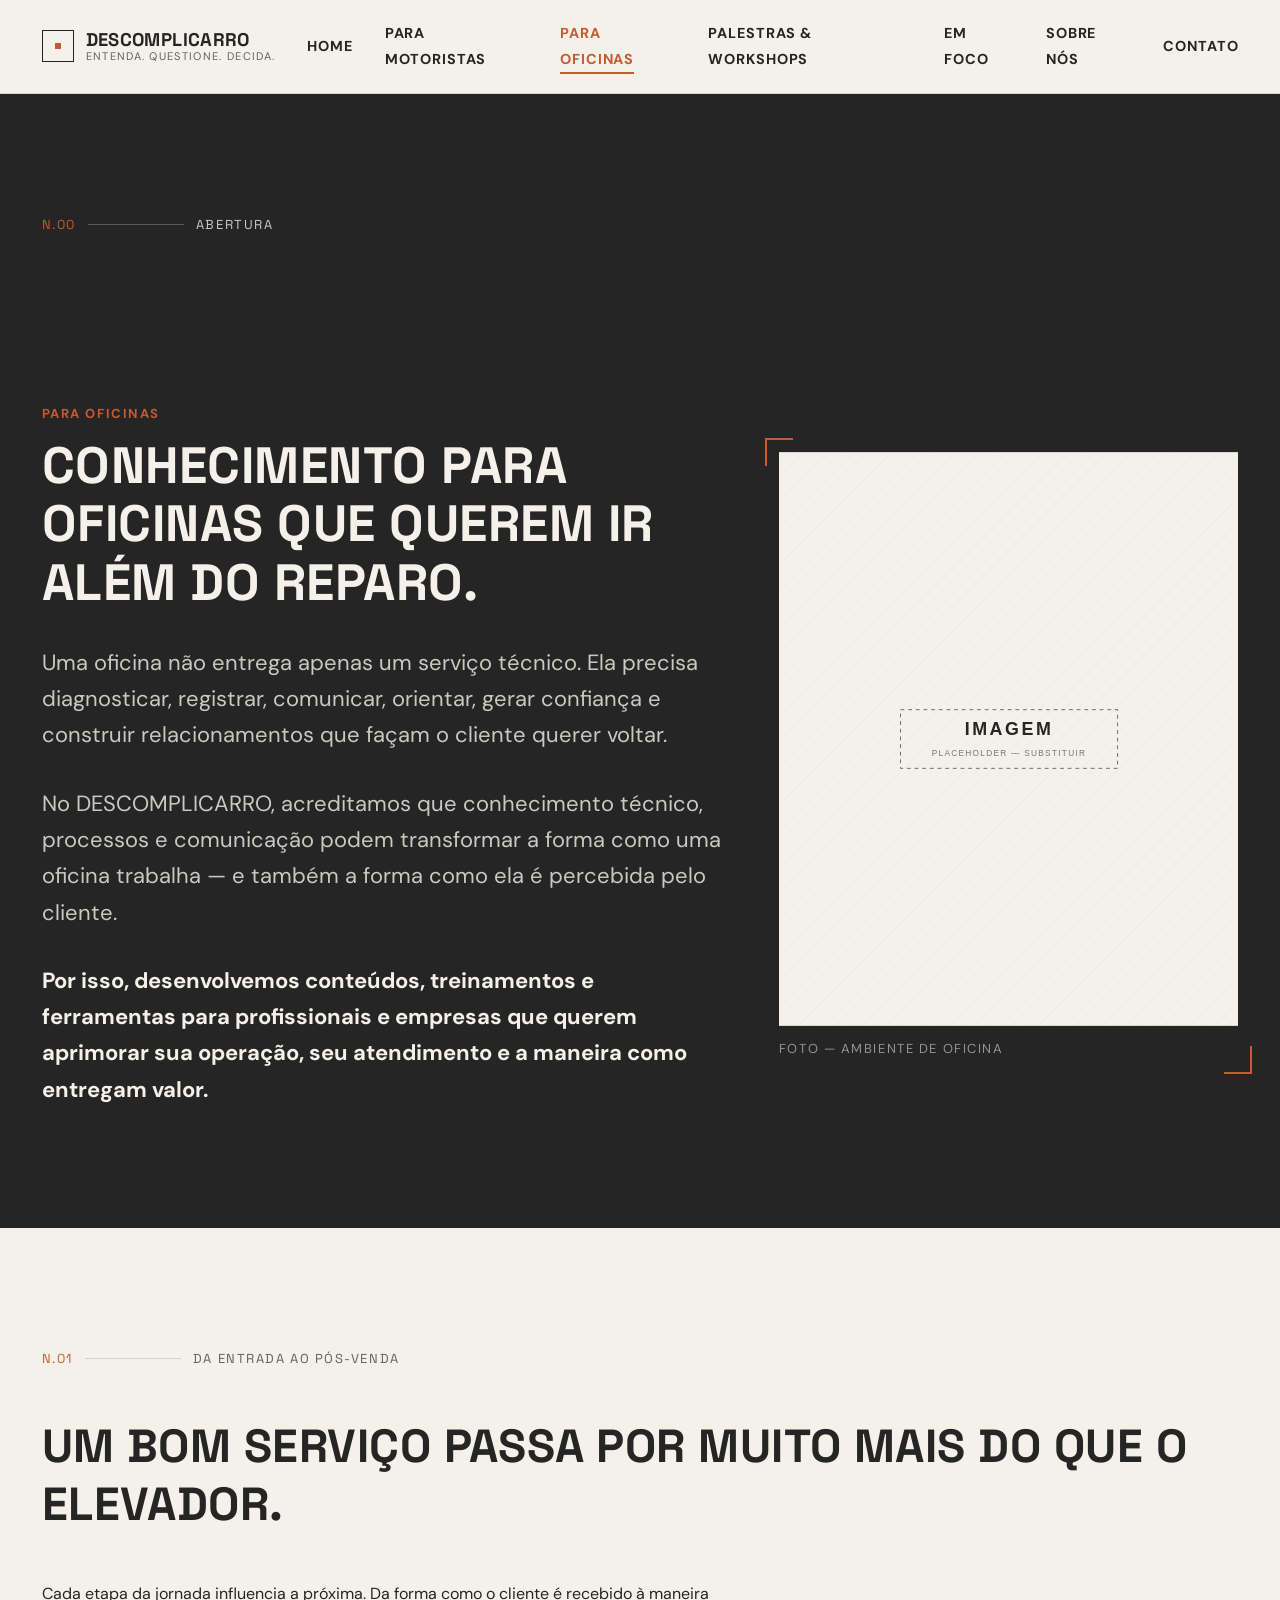
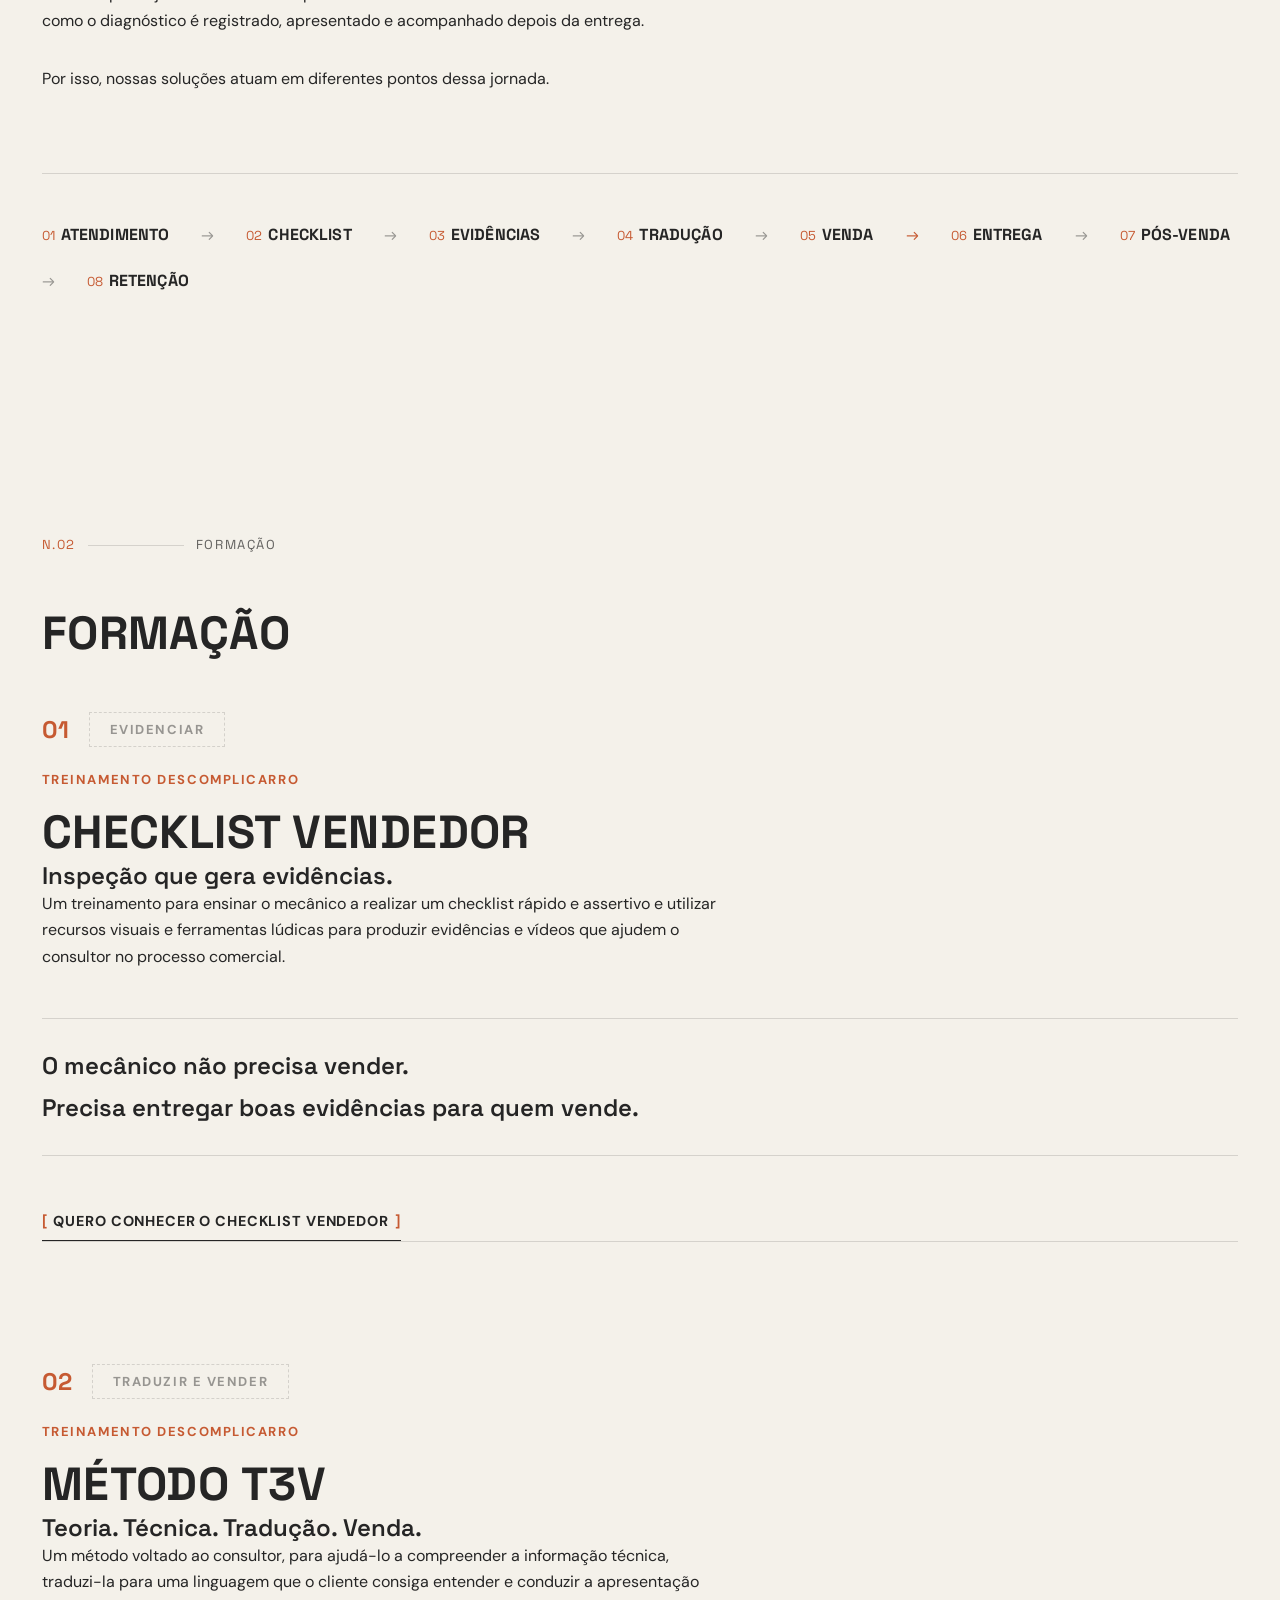
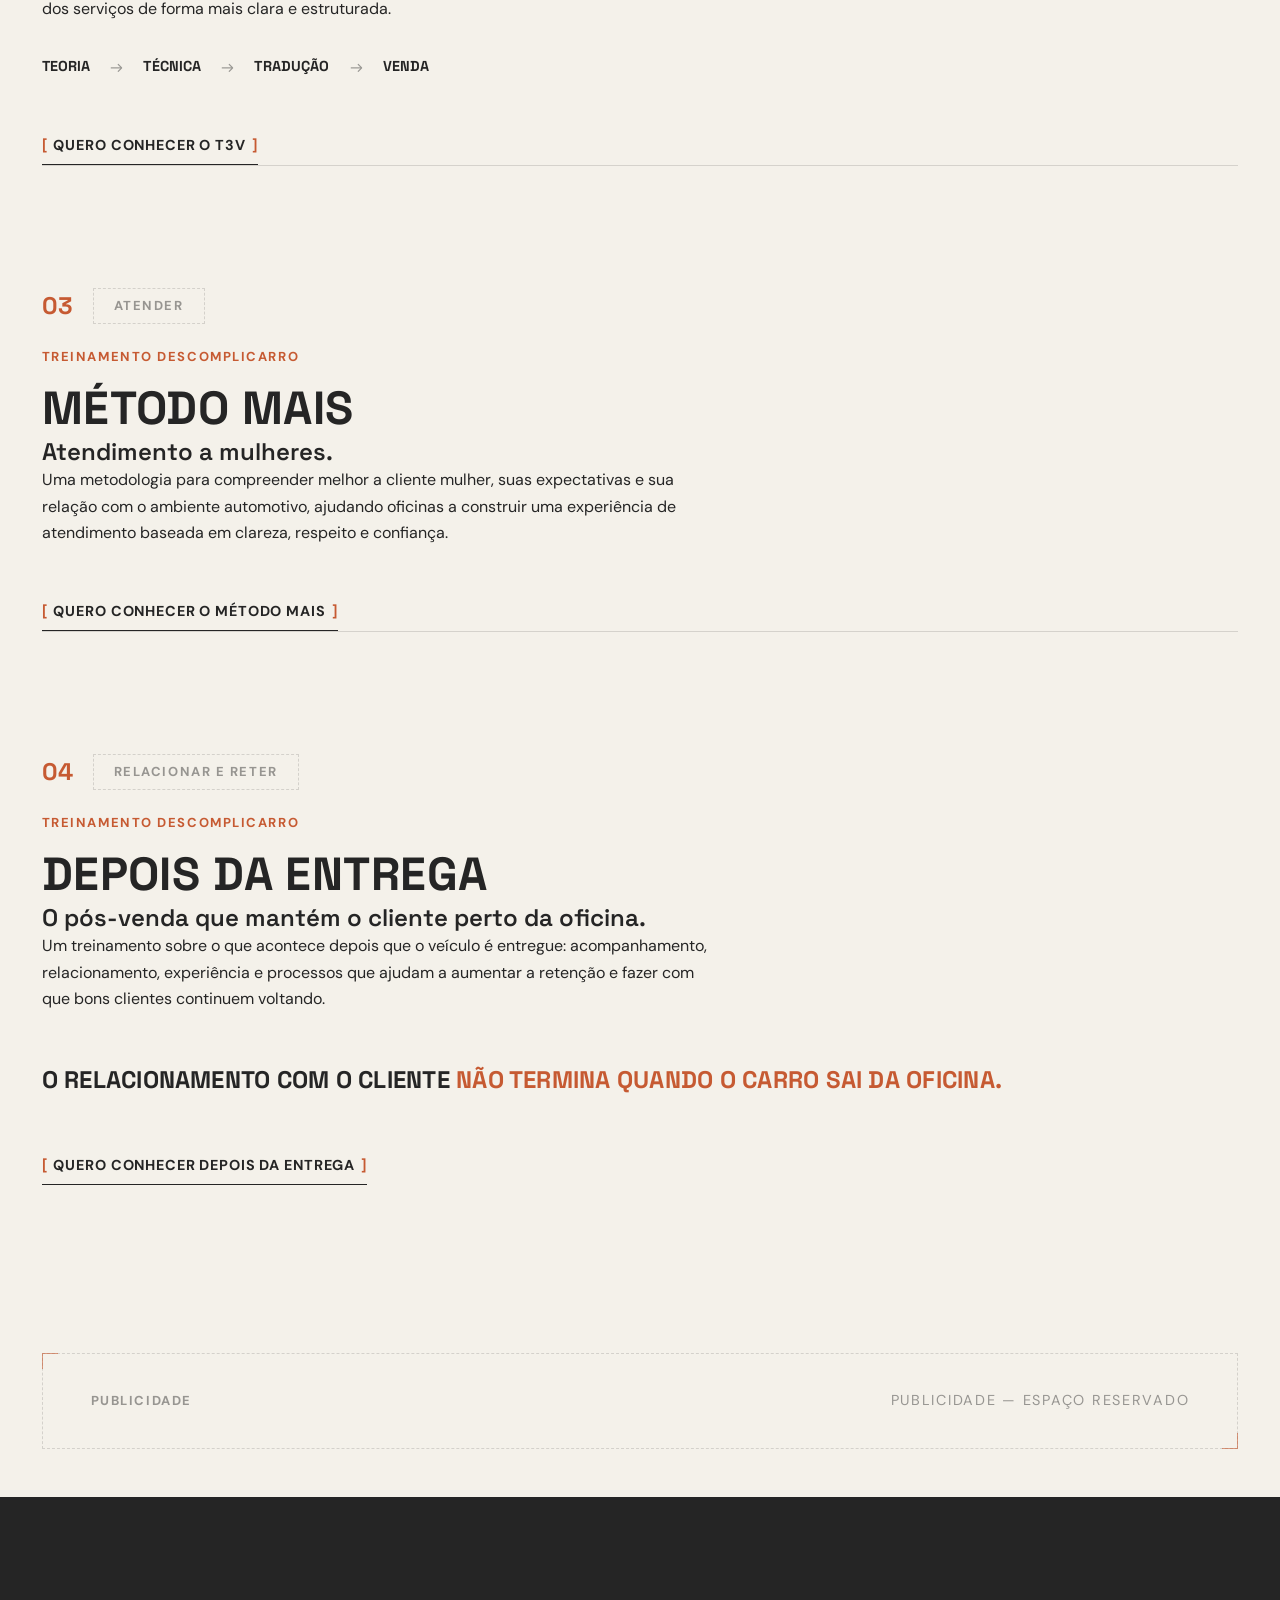
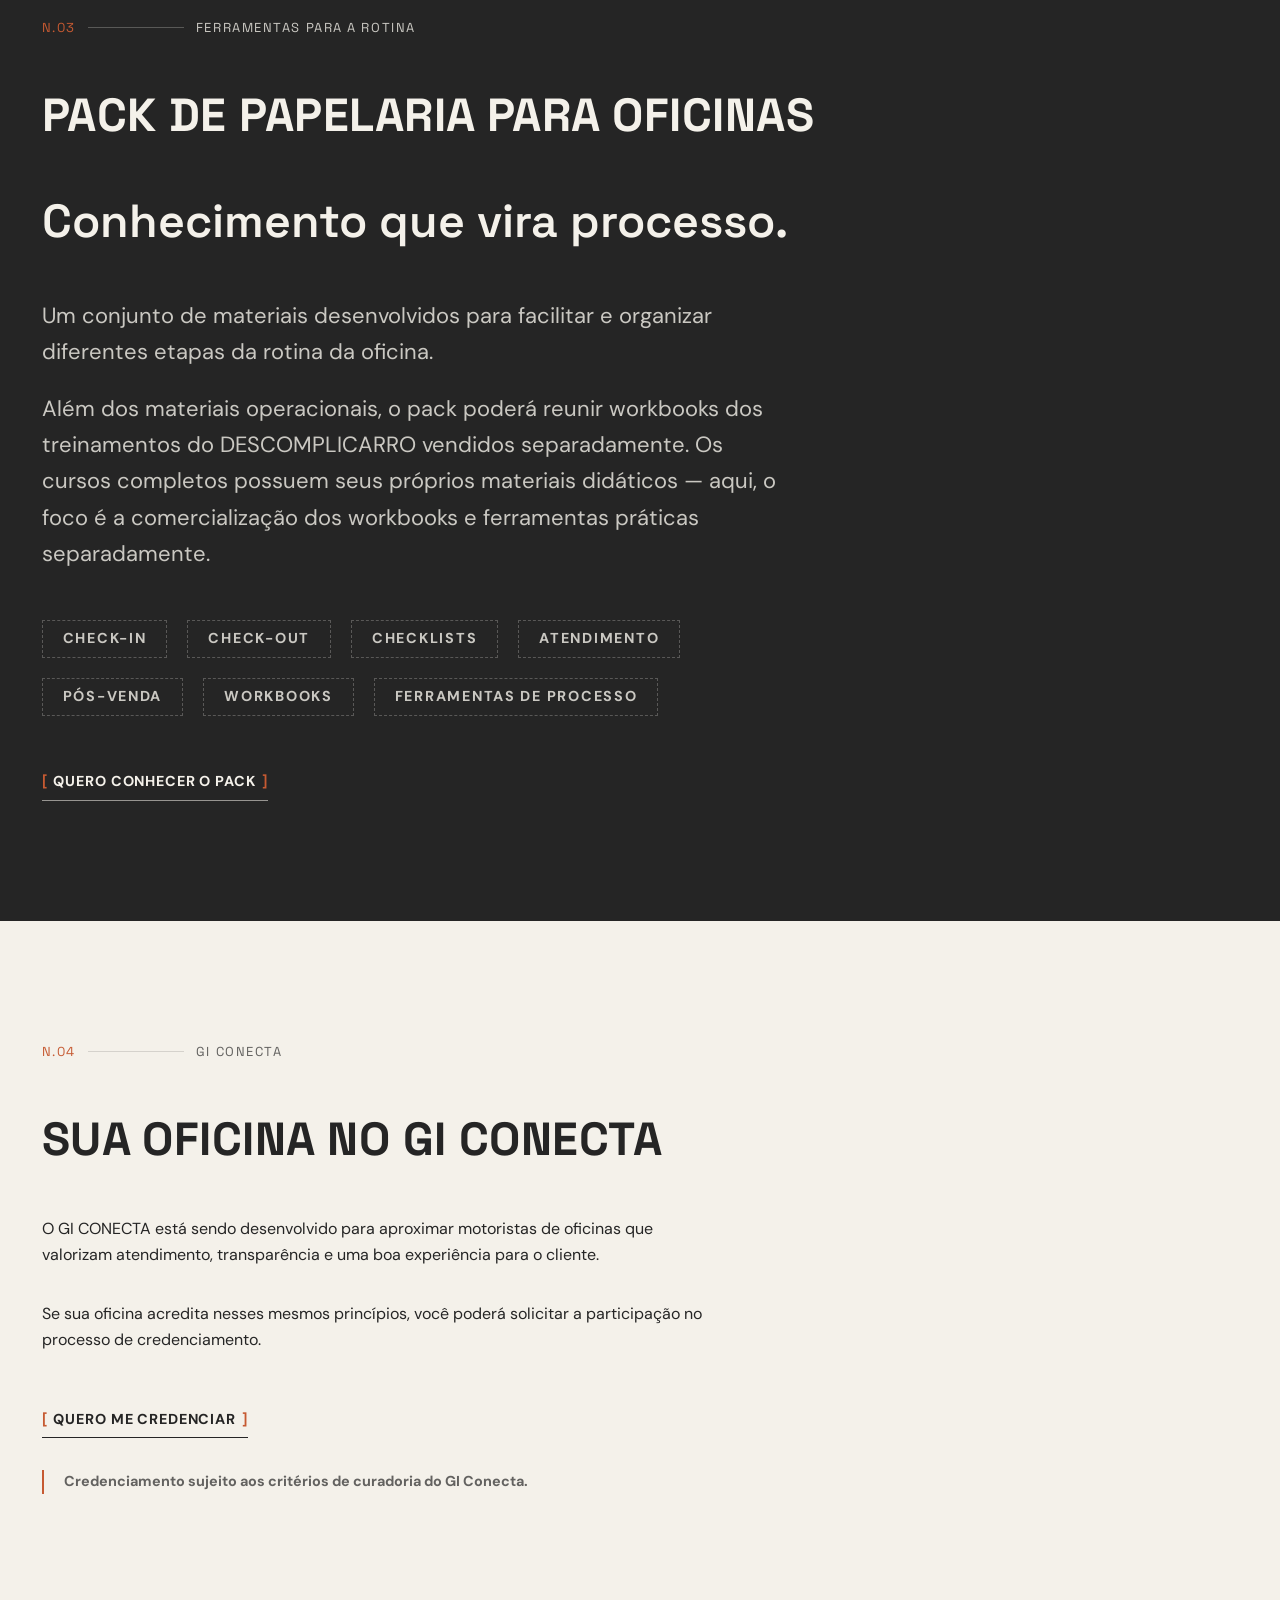
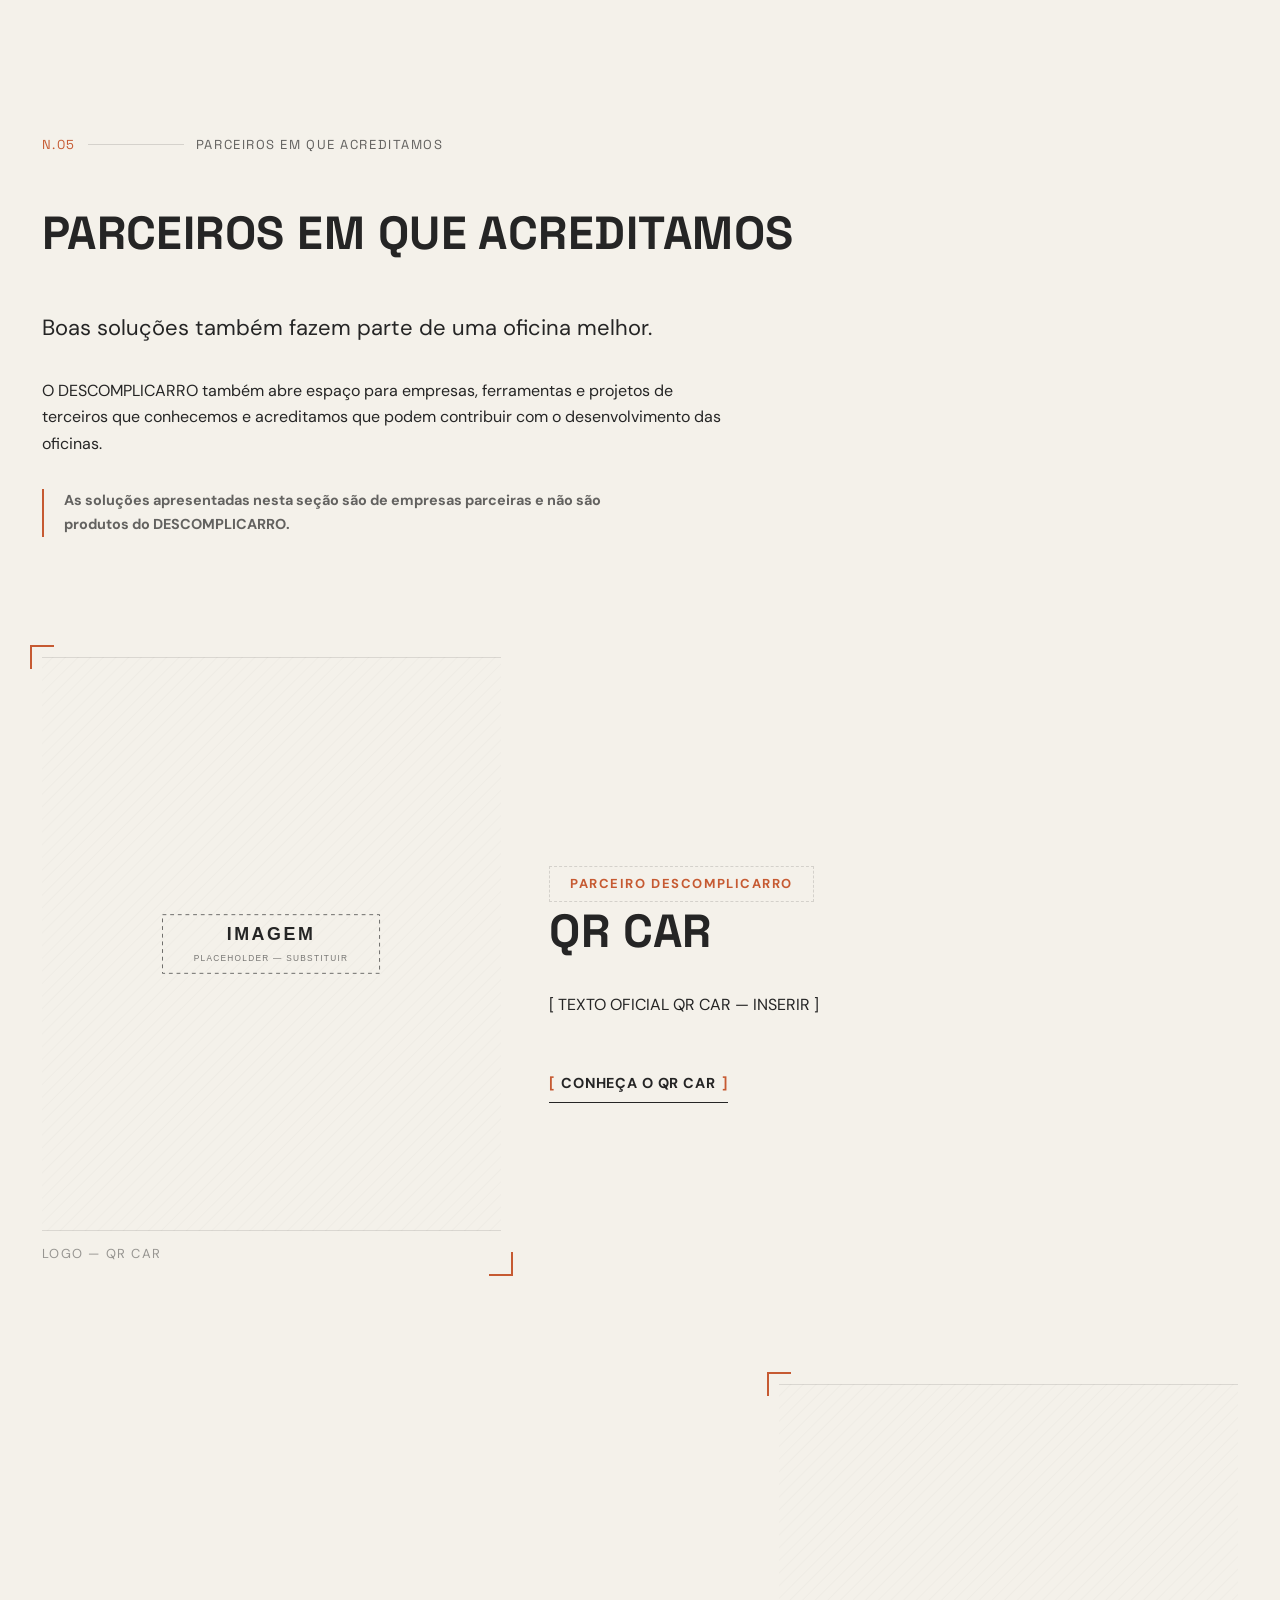
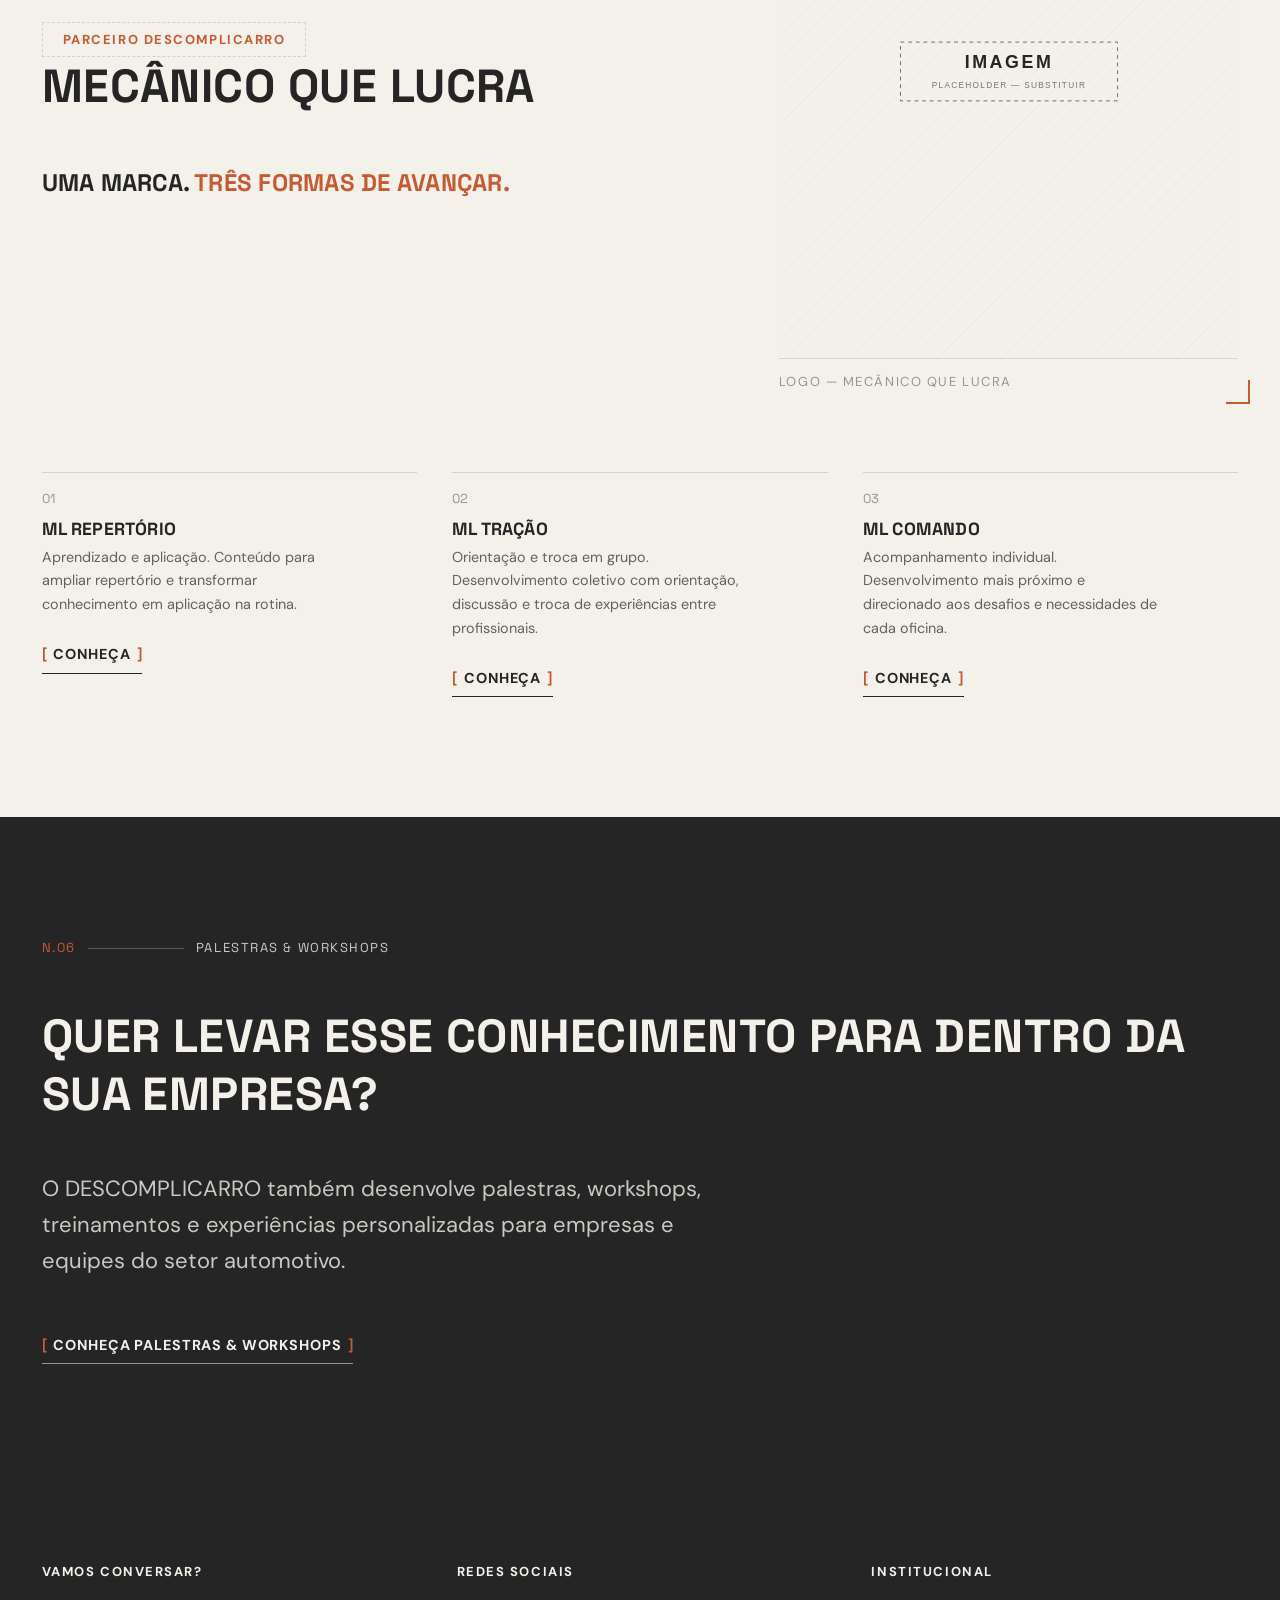
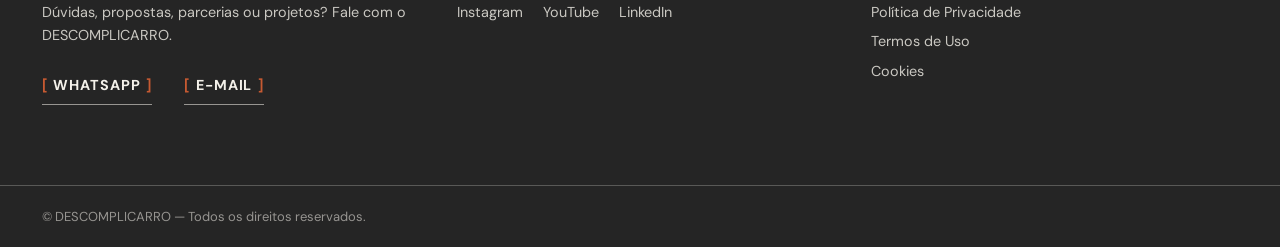
<file: para-oficinas/index.html>
<!DOCTYPE html>
<html lang="pt-BR">
<head>
<meta charset="UTF-8">
<meta name="viewport" content="width=device-width, initial-scale=1.0">
<title>Para Oficinas — DESCOMPLICARRO | Entenda. Questione. Decida.</title>
<meta name="description" content="Conhecimento para oficinas que querem ir além do reparo. Formação, ferramentas para a rotina, GI Conecta para oficinas e parceiros em que acreditamos.">

<!-- FAVICON: substituir pelos arquivos oficiais da identidade visual -->
<!-- <link rel="icon" href="/favicon.ico"> -->

<link rel="preconnect" href="https://fonts.googleapis.com">
<link rel="preconnect" href="https://fonts.gstatic.com" crossorigin>
<link href="https://fonts.googleapis.com/css2?family=Space+Grotesk:wght@500;600;700&family=DM+Sans:wght@400;500;700&display=swap" rel="stylesheet">

<link rel="stylesheet" href="/assets/css/style.css">
</head>
<body>

<a class="skip-link" href="#conteudo-principal">Ir para o conteúdo principal</a>

<!-- ==========================================================================
     COMPONENTE: HEADER / NAVEGAÇÃO PRINCIPAL
     Idêntico ao da Home, Sobre Nós e Para Motoristas — WordPress: template-parts/header.php
     ========================================================================== -->
<header class="site-header" id="topo">
  <div class="container site-header__inner">

    <a href="/" class="site-logo" aria-label="DESCOMPLICARRO — página inicial">
      <!-- LOGO OFICIAL: substituir todo este bloco pela identidade oficial
           (wordmark + monograma) fornecida pela marca. Manter área de
           respiro equivalente no header. -->
      <span class="site-logo__mark" aria-hidden="true"></span>
      <span class="site-logo__text">
        <span class="site-logo__word">DESCOMPLICARRO</span>
        <span class="site-logo__tagline">Entenda. Questione. Decida.</span>
      </span>
    </a>

    <button type="button" class="nav-toggle" id="navToggle" aria-expanded="false" aria-controls="siteNav">
      <span class="nav-toggle__box">
        <span class="nav-toggle__bar"></span>
        <span class="nav-toggle__bar"></span>
        <span class="nav-toggle__bar"></span>
      </span>
      <span class="nav-toggle__label">Menu</span>
    </button>

    <!-- NAVEGAÇÃO: substituir por menu dinâmico do WordPress (wp_nav_menu) -->
    <nav class="site-nav" id="siteNav" aria-label="Navegação principal">
      <ul class="site-nav__list">
        <li><a href="/" class="site-nav__link">HOME</a></li>
        <li><a href="/para-motoristas" class="site-nav__link">PARA MOTORISTAS</a></li>
        <li><a href="/para-oficinas" class="site-nav__link is-current" aria-current="page">PARA OFICINAS</a></li>
        <li><a href="/palestras-workshops" class="site-nav__link">PALESTRAS &amp; WORKSHOPS</a></li>
        <li><a href="/em-foco" class="site-nav__link">EM FOCO</a></li>
        <li><a href="/sobre-nos" class="site-nav__link">SOBRE NÓS</a></li>
        <li><a href="#contato" class="site-nav__link">CONTATO</a></li>
      </ul>
    </nav>

  </div>
</header>

<main id="conteudo-principal">

  <!-- ==========================================================================
       BLOCO N.00 — PARA OFICINAS
       Reaproveita a estrutura da abertura da Home/Sobre Nós/Para Motoristas
       (section--abertura), com kicker + headline, como no Sobre Nós.
       WordPress: template-parts/oficinas/section-abertura.php
       ========================================================================== -->
  <section class="section section--abertura section--graphite" aria-labelledby="oficinas-heading">
    <div class="container section--abertura__inner">

      <div class="section-index" aria-hidden="true"><span>N.00</span><span class="section-index__line"></span><span>ABERTURA</span></div>

      <div class="abertura__content">
        <span class="perfil__role">Para oficinas</span>
        <h1 id="oficinas-heading" class="abertura__heading">
          CONHECIMENTO PARA OFICINAS QUE QUEREM IR ALÉM DO REPARO.
        </h1>
        <p class="abertura__paragraph">
          Uma oficina não entrega apenas um serviço técnico. Ela precisa diagnosticar, registrar, comunicar, orientar, gerar confiança e construir relacionamentos que façam o cliente querer voltar.
        </p>
        <p class="abertura__paragraph">
          No DESCOMPLICARRO, acreditamos que conhecimento técnico, processos e comunicação podem transformar a forma como uma oficina trabalha — e também a forma como ela é percebida pelo cliente.
        </p>
        <p class="abertura__paragraph is-forte">
          Por isso, desenvolvemos conteúdos, treinamentos e ferramentas para profissionais e empresas que querem aprimorar sua operação, seu atendimento e a maneira como entregam valor.
        </p>
      </div>

      <div class="abertura__figure">
        <!-- IMAGEM DE ABERTURA: substituir por fotografia editorial de ambiente
             de oficina. Não utilizar fotos de banco de imagens genéricas. -->
        <img src="/assets/images/placeholder-photo.svg" alt="Fotografia editorial de ambiente de oficina — imagem oficial a ser adicionada posteriormente" class="abertura__image">
        <span class="abertura__frame-mark abertura__frame-mark--tl"></span>
        <span class="abertura__frame-mark abertura__frame-mark--br"></span>
        <p class="figure-caption figure-caption--on-dark">Foto — ambiente de oficina</p>
      </div>

    </div>
  </section>

  <!-- ==========================================================================
       BLOCO N.01 — DA ENTRADA AO PÓS-VENDA
       Jornada editorial (não um infográfico corporativo): linhas, numeração
       e laranja queimado como único ponto de intervenção, entre VENDA e
       ENTREGA — o ponto de virada entre a venda e o pós-venda.
       WordPress: template-parts/oficinas/section-jornada.php
       ========================================================================== -->
  <section class="section section--jornada-oficinas section--offwhite" aria-labelledby="jornada-heading">
    <svg class="section-bg-graphic" viewBox="0 0 1200 900" preserveAspectRatio="xMidYMid slice" aria-hidden="true" focusable="false">
      <line x1="0" y1="120" x2="1200" y2="120" stroke="#252525" stroke-width="1" opacity="0.06"></line>
      <line x1="1040" y1="0" x2="1040" y2="900" stroke="#252525" stroke-width="1" opacity="0.06"></line>
      <circle cx="1040" cy="120" r="4" fill="#C65A32" opacity="0.55"></circle>
      <circle cx="60" cy="820" r="220" fill="none" stroke="#252525" stroke-width="1" opacity="0.07"></circle>
    </svg>
    <div class="container">

      <div class="section-index"><span>N.01</span><span class="section-index__line"></span><span>DA ENTRADA AO PÓS-VENDA</span></div>

      <div class="section-heading-row">
        <h2 id="jornada-heading" class="section-heading">UM BOM SERVIÇO PASSA POR MUITO MAIS DO QUE O ELEVADOR.</h2>
      </div>

      <div class="bloco-texto__col">
        <p>Cada etapa da jornada influencia a próxima. Da forma como o cliente é recebido à maneira como o diagnóstico é registrado, apresentado e acompanhado depois da entrega.</p>
        <p>Por isso, nossas soluções atuam em diferentes pontos dessa jornada.</p>
      </div>

      <!-- Jornada completa: atendimento → checklist → evidências → tradução →
           venda → entrega → pós-venda → retenção -->
      <div class="jornada" aria-label="Jornada do atendimento ao pós-venda">
        <span class="jornada__etapa"><span class="jornada__indice">01</span><span class="jornada__label">Atendimento</span></span>
        <span class="jornada__seta" aria-hidden="true">→</span>
        <span class="jornada__etapa"><span class="jornada__indice">02</span><span class="jornada__label">Checklist</span></span>
        <span class="jornada__seta" aria-hidden="true">→</span>
        <span class="jornada__etapa"><span class="jornada__indice">03</span><span class="jornada__label">Evidências</span></span>
        <span class="jornada__seta" aria-hidden="true">→</span>
        <span class="jornada__etapa"><span class="jornada__indice">04</span><span class="jornada__label">Tradução</span></span>
        <span class="jornada__seta" aria-hidden="true">→</span>
        <span class="jornada__etapa"><span class="jornada__indice">05</span><span class="jornada__label">Venda</span></span>
        <span class="jornada__seta jornada__seta--intervencao" aria-hidden="true">→</span>
        <span class="jornada__etapa"><span class="jornada__indice">06</span><span class="jornada__label">Entrega</span></span>
        <span class="jornada__seta" aria-hidden="true">→</span>
        <span class="jornada__etapa"><span class="jornada__indice">07</span><span class="jornada__label">Pós-venda</span></span>
        <span class="jornada__seta" aria-hidden="true">→</span>
        <span class="jornada__etapa"><span class="jornada__indice">08</span><span class="jornada__label">Retenção</span></span>
      </div>

    </div>
  </section>

  <!-- ==========================================================================
       BLOCO N.02 — FORMAÇÃO
       Quatro treinamentos próprios do DESCOMPLICARRO, em ordem fixa,
       apresentados como blocos editoriais completos — não cards comerciais.
       A etiqueta "Treinamento Descomplicarro" marca autoria; a etiqueta
       da jornada da formação (Evidenciar → Traduzir e vender → Atender →
       Relacionar e reter) conecta os quatro de forma sutil, sem hierarquia.
       Novos treinamentos futuros seguem a mesma estrutura .formacao-item.
       WordPress: template-parts/oficinas/section-formacao.php (CPT "formacoes")
       ========================================================================== -->
  <section class="section section--formacao section--offwhite" aria-labelledby="formacao-heading">
    <div class="container">

      <div class="section-index"><span>N.02</span><span class="section-index__line"></span><span>FORMAÇÃO</span></div>

      <div class="section-heading-row">
        <h2 id="formacao-heading" class="section-heading">FORMAÇÃO</h2>
      </div>

      <div class="formacao">

        <!-- 01 — CHECKLIST VENDEDOR -->
        <div class="formacao-item">
          <div class="formacao-item__head">
            <span class="formacao-item__indice">01</span>
            <span class="formacao-item__jornada-tag">Evidenciar</span>
          </div>
          <span class="perfil__role">Treinamento Descomplicarro</span>
          <h3 class="perfil__name">Checklist Vendedor</h3>
          <p class="formacao-item__conceito">Inspeção que gera evidências.</p>
          <div class="bloco-texto__col">
            <p>Um treinamento para ensinar o mecânico a realizar um checklist rápido e assertivo e utilizar recursos visuais e ferramentas lúdicas para produzir evidências e vídeos que ajudem o consultor no processo comercial.</p>
          </div>
          <div class="destaque-linhas">
            <p>O mecânico não precisa vender.</p>
            <p>Precisa entregar boas evidências para quem vende.</p>
          </div>
          <div class="solucao__cta">
            <!-- HOTMART — INSERIR URL DE COMPRA DO CHECKLIST VENDEDOR -->
            <a href="#" class="btn-bracket" target="_blank" rel="noopener noreferrer">
              <span class="btn-bracket__bracket" aria-hidden="true">[</span>
              <span class="btn-bracket__label">QUERO CONHECER O CHECKLIST VENDEDOR</span>
              <span class="btn-bracket__bracket" aria-hidden="true">]</span>
            </a>
          </div>
        </div>

        <!-- 02 — MÉTODO T3V -->
        <div class="formacao-item">
          <div class="formacao-item__head">
            <span class="formacao-item__indice">02</span>
            <span class="formacao-item__jornada-tag">Traduzir e vender</span>
          </div>
          <span class="perfil__role">Treinamento Descomplicarro</span>
          <h3 class="perfil__name">Método T3V</h3>
          <p class="formacao-item__conceito">Teoria. Técnica. Tradução. Venda.</p>
          <div class="bloco-texto__col">
            <p>Um método voltado ao consultor, para ajudá-lo a compreender a informação técnica, traduzi-la para uma linguagem que o cliente consiga entender e conduzir a apresentação dos serviços de forma mais clara e estruturada.</p>
          </div>

          <!-- Exploração visual do método: teoria → técnica → tradução → venda -->
          <div class="jornada jornada--compacta" aria-label="Método T3V">
            <span class="jornada__etapa"><span class="jornada__label">Teoria</span></span>
            <span class="jornada__seta" aria-hidden="true">→</span>
            <span class="jornada__etapa"><span class="jornada__label">Técnica</span></span>
            <span class="jornada__seta" aria-hidden="true">→</span>
            <span class="jornada__etapa"><span class="jornada__label">Tradução</span></span>
            <span class="jornada__seta" aria-hidden="true">→</span>
            <span class="jornada__etapa"><span class="jornada__label">Venda</span></span>
          </div>

          <div class="solucao__cta">
            <!-- HOTMART — INSERIR URL DE COMPRA DO MÉTODO T3V -->
            <a href="#" class="btn-bracket" target="_blank" rel="noopener noreferrer">
              <span class="btn-bracket__bracket" aria-hidden="true">[</span>
              <span class="btn-bracket__label">QUERO CONHECER O T3V</span>
              <span class="btn-bracket__bracket" aria-hidden="true">]</span>
            </a>
          </div>
        </div>

        <!-- 03 — MÉTODO MAIS -->
        <div class="formacao-item">
          <div class="formacao-item__head">
            <span class="formacao-item__indice">03</span>
            <span class="formacao-item__jornada-tag">Atender</span>
          </div>
          <span class="perfil__role">Treinamento Descomplicarro</span>
          <h3 class="perfil__name">Método MAIS</h3>
          <p class="formacao-item__conceito">Atendimento a mulheres.</p>
          <div class="bloco-texto__col">
            <p>Uma metodologia para compreender melhor a cliente mulher, suas expectativas e sua relação com o ambiente automotivo, ajudando oficinas a construir uma experiência de atendimento baseada em clareza, respeito e confiança.</p>
          </div>
          <div class="solucao__cta">
            <!-- HOTMART — INSERIR URL DE COMPRA DO MÉTODO MAIS -->
            <a href="#" class="btn-bracket" target="_blank" rel="noopener noreferrer">
              <span class="btn-bracket__bracket" aria-hidden="true">[</span>
              <span class="btn-bracket__label">QUERO CONHECER O MÉTODO MAIS</span>
              <span class="btn-bracket__bracket" aria-hidden="true">]</span>
            </a>
          </div>
        </div>

        <!-- 04 — DEPOIS DA ENTREGA -->
        <div class="formacao-item">
          <div class="formacao-item__head">
            <span class="formacao-item__indice">04</span>
            <span class="formacao-item__jornada-tag">Relacionar e reter</span>
          </div>
          <span class="perfil__role">Treinamento Descomplicarro</span>
          <h3 class="perfil__name">Depois da Entrega</h3>
          <p class="formacao-item__conceito">O pós-venda que mantém o cliente perto da oficina.</p>
          <div class="bloco-texto__col">
            <p>Um treinamento sobre o que acontece depois que o veículo é entregue: acompanhamento, relacionamento, experiência e processos que ajudam a aumentar a retenção e fazer com que bons clientes continuem voltando.</p>
          </div>
          <p class="solucao__assinatura">O relacionamento com o cliente <span>não termina quando o carro sai da oficina.</span></p>
          <div class="solucao__cta">
            <!-- HOTMART — INSERIR URL DE COMPRA DE DEPOIS DA ENTREGA -->
            <a href="#" class="btn-bracket" target="_blank" rel="noopener noreferrer">
              <span class="btn-bracket__bracket" aria-hidden="true">[</span>
              <span class="btn-bracket__label">QUERO CONHECER DEPOIS DA ENTREGA</span>
              <span class="btn-bracket__bracket" aria-hidden="true">]</span>
            </a>
          </div>
        </div>

      </div>
    </div>
  </section>

  <!-- ==========================================================================
       ESPAÇO PUBLICITÁRIO — após a área de Formação
       Único espaço publicitário desta página. Reaproveita exatamente o
       mesmo componente já aprovado na Home e no Para Motoristas.
       WordPress: área gerenciável (ex.: bloco de anúncio / ACF de banner)
       ========================================================================== -->
  <section class="ad-slot" aria-label="Espaço publicitário" data-ad-slot="oficinas-formacao">
    <div class="container">
      <!-- PUBLICIDADE: substituir "#" pelo link do anunciante; inserir
           <img> com alt e, quando necessário, identificação do anunciante -->
      <a href="#" class="ad-slot__unit">
        <span class="ad-slot__frame-mark ad-slot__frame-mark--tl" aria-hidden="true"></span>
        <span class="ad-slot__eyebrow">Publicidade</span>
        <span class="ad-slot__placeholder-text">PUBLICIDADE — ESPAÇO RESERVADO</span>
        <span class="ad-slot__frame-mark ad-slot__frame-mark--br" aria-hidden="true"></span>
      </a>
    </div>
  </section>

  <!-- ==========================================================================
       BLOCO N.03 — FERRAMENTAS PARA A ROTINA (Pack de Papelaria)
       "Produto vivo": lista de etiquetas modular — novos materiais futuros
       só precisam de um novo .pack-tags__item.
       WordPress: template-parts/oficinas/section-pack.php
       ========================================================================== -->
  <section class="section section--pack section--graphite" aria-labelledby="pack-heading">
    <svg class="section-bg-graphic" viewBox="0 0 1200 700" preserveAspectRatio="xMidYMid slice" aria-hidden="true" focusable="false">
      <line x1="520" y1="150" x2="760" y2="65" stroke="#F4F1EA" stroke-width="1.5" opacity="0.1"></line>
      <line x1="760" y1="65" x2="980" y2="135" stroke="#F4F1EA" stroke-width="1.5" opacity="0.1"></line>
      <circle cx="520" cy="150" r="3" fill="#F4F1EA" opacity="0.28"></circle>
      <circle cx="980" cy="135" r="3" fill="#F4F1EA" opacity="0.28"></circle>
      <circle cx="1150" cy="55" r="5" fill="#C65A32" opacity="0.7"></circle>
    </svg>
    <div class="container">

      <div class="section-index section-index--on-dark"><span>N.03</span><span class="section-index__line"></span><span>FERRAMENTAS PARA A ROTINA</span></div>

      <div class="section-heading-row">
        <h2 id="pack-heading" class="section-heading section-heading--on-dark">PACK DE PAPELARIA PARA OFICINAS</h2>
      </div>

      <div class="manifesto">
        <p class="manifesto__lead">Conhecimento que vira processo.</p>
        <div class="manifesto__body">
          <p>Um conjunto de materiais desenvolvidos para facilitar e organizar diferentes etapas da rotina da oficina.</p>
          <p>Além dos materiais operacionais, o pack poderá reunir workbooks dos treinamentos do DESCOMPLICARRO vendidos separadamente. Os cursos completos possuem seus próprios materiais didáticos — aqui, o foco é a comercialização dos workbooks e ferramentas práticas separadamente.</p>
        </div>

        <!-- Exemplos do que poderá compor o pack — lista modular, aberta a
             novos materiais futuros sem reconstrução da seção. -->
        <div class="pack-tags">
          <span class="pack-tags__item">Check-in</span>
          <span class="pack-tags__item">Check-out</span>
          <span class="pack-tags__item">Checklists</span>
          <span class="pack-tags__item">Atendimento</span>
          <span class="pack-tags__item">Pós-venda</span>
          <span class="pack-tags__item">Workbooks</span>
          <span class="pack-tags__item">Ferramentas de processo</span>
        </div>

        <div class="solucao__cta">
          <!-- HOTMART — INSERIR URL DE COMPRA DO PACK DE PAPELARIA -->
          <a href="#" class="btn-bracket btn-bracket--on-dark" target="_blank" rel="noopener noreferrer">
            <span class="btn-bracket__bracket" aria-hidden="true">[</span>
            <span class="btn-bracket__label">QUERO CONHECER O PACK</span>
            <span class="btn-bracket__bracket" aria-hidden="true">]</span>
          </a>
        </div>
      </div>

    </div>
  </section>

  <!-- ==========================================================================
       BLOCO N.04 — GI CONECTA
       Seção curta: apenas apresenta a oportunidade de credenciamento às
       oficinas. Nenhuma funcionalidade do GI CONECTA (busca, mapa, filtros)
       é criada aqui — a ferramenta em si terá presença maior em Para
       Motoristas.
       WordPress: template-parts/oficinas/section-gi-conecta.php
       ========================================================================== -->
  <section class="section section--gi-conecta-oficinas section--offwhite" aria-labelledby="gi-conecta-oficinas-heading">
    <div class="container">

      <div class="section-index"><span>N.04</span><span class="section-index__line"></span><span>GI CONECTA</span></div>

      <div class="section-heading-row">
        <h2 id="gi-conecta-oficinas-heading" class="section-heading">SUA OFICINA NO GI CONECTA</h2>
      </div>

      <div class="bloco-texto__col">
        <p>O GI CONECTA está sendo desenvolvido para aproximar motoristas de oficinas que valorizam atendimento, transparência e uma boa experiência para o cliente.</p>
        <p>Se sua oficina acredita nesses mesmos princípios, você poderá solicitar a participação no processo de credenciamento.</p>
      </div>

      <div class="solucao__cta">
        <!-- FORMULÁRIO DE CREDENCIAMENTO GI CONECTA — INSERIR URL -->
        <a href="#" class="btn-bracket" target="_blank" rel="noopener noreferrer">
          <span class="btn-bracket__bracket" aria-hidden="true">[</span>
          <span class="btn-bracket__label">QUERO ME CREDENCIAR</span>
          <span class="btn-bracket__bracket" aria-hidden="true">]</span>
        </a>
      </div>

      <p class="nota-discreta">Credenciamento sujeito aos critérios de curadoria do GI Conecta.</p>

    </div>
  </section>

  <!-- ==========================================================================
       BLOCO N.05 — PARCEIROS EM QUE ACREDITAMOS
       IMPORTANTE: QR Car e Mecânico Que Lucra são parceiros/projetos
       externos — NÃO são produtos do DESCOMPLICARRO. A etiqueta "Parceiro
       Descomplicarro" e a nota discreta abaixo tornam isso explícito.
       QR Car reaproveita .perfil (mesmo bloco usado em Giovana/Vitor e nas
       soluções de Para Motoristas). Os três acessos do Mecânico Que Lucra
       usam .avancar-grid, com peso visual igual entre eles.
       WordPress: template-parts/oficinas/section-parceiros.php (CPT "parceiros")
       ========================================================================== -->
  <section class="section section--parceiros section--offwhite" aria-labelledby="parceiros-heading">
    <svg class="section-bg-graphic" viewBox="0 0 1200 900" preserveAspectRatio="xMidYMid slice" aria-hidden="true" focusable="false">
      <line x1="1200" y1="140" x2="740" y2="140" stroke="#252525" stroke-width="1" opacity="0.07"></line>
      <line x1="740" y1="140" x2="740" y2="420" stroke="#252525" stroke-width="1" opacity="0.07"></line>
      <circle cx="740" cy="420" r="4" fill="#C65A32" opacity="0.5"></circle>
    </svg>
    <div class="container">

      <div class="section-index"><span>N.05</span><span class="section-index__line"></span><span>PARCEIROS EM QUE ACREDITAMOS</span></div>

      <div class="section-heading-row">
        <h2 id="parceiros-heading" class="section-heading">PARCEIROS EM QUE ACREDITAMOS</h2>
      </div>

      <div class="bloco-texto__col">
        <p class="is-lead">Boas soluções também fazem parte de uma oficina melhor.</p>
        <p>O DESCOMPLICARRO também abre espaço para empresas, ferramentas e projetos de terceiros que conhecemos e acreditamos que podem contribuir com o desenvolvimento das oficinas.</p>
      </div>

      <p class="nota-discreta">As soluções apresentadas nesta seção são de empresas parceiras e não são produtos do DESCOMPLICARRO.</p>

      <!-- PARCEIRO — QR CAR -->
      <div class="perfil perfil--espacado">
        <div class="perfil__figure">
          <!-- LOGO/IMAGEM DO QR CAR: substituir pela identidade oficial fornecida pelo parceiro -->
          <img src="/assets/images/placeholder-photo.svg" alt="Logo do QR Car — imagem oficial a ser adicionada posteriormente" class="perfil__image">
          <span class="perfil__frame-mark perfil__frame-mark--tl" aria-hidden="true"></span>
          <span class="perfil__frame-mark perfil__frame-mark--br" aria-hidden="true"></span>
          <p class="figure-caption">Logo — QR Car</p>
        </div>

        <div class="perfil__body">
          <span class="badge-tag badge-tag--on-light">Parceiro Descomplicarro</span>
          <h3 class="perfil__name">QR Car</h3>
          <!-- TEXTO OFICIAL QR CAR — INSERIR: substituir pela descrição oficial
               fornecida pelo parceiro. Não inventar descrição do produto. -->
          <p class="perfil__text">[ TEXTO OFICIAL QR CAR — INSERIR ]</p>
          <div class="solucao__cta">
            <!-- QR CAR — INSERIR URL DO SITE/COMERCIAL OFICIAL -->
            <a href="#" class="btn-bracket" target="_blank" rel="noopener noreferrer">
              <span class="btn-bracket__bracket" aria-hidden="true">[</span>
              <span class="btn-bracket__label">CONHEÇA O QR CAR</span>
              <span class="btn-bracket__bracket" aria-hidden="true">]</span>
            </a>
          </div>
        </div>
      </div>

      <!-- PARCEIRO — MECÂNICO QUE LUCRA -->
      <div class="perfil perfil--reverse perfil--espacado">
        <div class="perfil__figure">
          <!-- LOGO/IMAGEM DO MECÂNICO QUE LUCRA: substituir pela identidade oficial fornecida pelo parceiro -->
          <img src="/assets/images/placeholder-photo.svg" alt="Logo do Mecânico Que Lucra — imagem oficial a ser adicionada posteriormente" class="perfil__image">
          <span class="perfil__frame-mark perfil__frame-mark--tl" aria-hidden="true"></span>
          <span class="perfil__frame-mark perfil__frame-mark--br" aria-hidden="true"></span>
          <p class="figure-caption">Logo — Mecânico Que Lucra</p>
        </div>

        <div class="perfil__body">
          <span class="badge-tag badge-tag--on-light">Parceiro Descomplicarro</span>
          <h3 class="perfil__name">Mecânico Que Lucra</h3>
          <p class="solucao__assinatura">Uma marca. <span>Três formas de avançar.</span></p>
        </div>
      </div>

      <!-- Três acessos da marca — mesmo peso visual, sem hierarquia entre eles -->
      <div class="avancar-grid">

        <div class="avancar-item">
          <span class="avancar-item__index">01</span>
          <h4 class="avancar-item__title">ML Repertório</h4>
          <p class="avancar-item__desc">Aprendizado e aplicação. Conteúdo para ampliar repertório e transformar conhecimento em aplicação na rotina.</p>
          <div class="avancar-item__cta">
            <!-- MECÂNICO QUE LUCRA — INSERIR URL COMERCIAL (ML REPERTÓRIO) -->
            <a href="#" class="btn-bracket" target="_blank" rel="noopener noreferrer">
              <span class="btn-bracket__bracket" aria-hidden="true">[</span>
              <span class="btn-bracket__label">CONHEÇA</span>
              <span class="btn-bracket__bracket" aria-hidden="true">]</span>
            </a>
          </div>
        </div>

        <div class="avancar-item">
          <span class="avancar-item__index">02</span>
          <h4 class="avancar-item__title">ML Tração</h4>
          <p class="avancar-item__desc">Orientação e troca em grupo. Desenvolvimento coletivo com orientação, discussão e troca de experiências entre profissionais.</p>
          <div class="avancar-item__cta">
            <!-- MECÂNICO QUE LUCRA — INSERIR URL COMERCIAL (ML TRAÇÃO) -->
            <a href="#" class="btn-bracket" target="_blank" rel="noopener noreferrer">
              <span class="btn-bracket__bracket" aria-hidden="true">[</span>
              <span class="btn-bracket__label">CONHEÇA</span>
              <span class="btn-bracket__bracket" aria-hidden="true">]</span>
            </a>
          </div>
        </div>

        <div class="avancar-item">
          <span class="avancar-item__index">03</span>
          <h4 class="avancar-item__title">ML Comando</h4>
          <p class="avancar-item__desc">Acompanhamento individual. Desenvolvimento mais próximo e direcionado aos desafios e necessidades de cada oficina.</p>
          <div class="avancar-item__cta">
            <!-- MECÂNICO QUE LUCRA — INSERIR URL COMERCIAL (ML COMANDO) -->
            <a href="#" class="btn-bracket" target="_blank" rel="noopener noreferrer">
              <span class="btn-bracket__bracket" aria-hidden="true">[</span>
              <span class="btn-bracket__label">CONHEÇA</span>
              <span class="btn-bracket__bracket" aria-hidden="true">]</span>
            </a>
          </div>
        </div>

      </div>

    </div>
  </section>

  <!-- ==========================================================================
       BLOCO N.06 — PALESTRAS & WORKSHOPS
       Ponte curta para a página interna Palestras & Workshops.
       WordPress: template-parts/oficinas/section-palestras.php
       ========================================================================== -->
  <section class="section section--palestras-bridge section--graphite" aria-labelledby="palestras-heading">
    <svg class="section-bg-graphic" viewBox="0 0 1200 700" preserveAspectRatio="xMidYMid slice" aria-hidden="true" focusable="false">
      <line x1="520" y1="150" x2="760" y2="65" stroke="#F4F1EA" stroke-width="1.5" opacity="0.1"></line>
      <line x1="760" y1="65" x2="980" y2="135" stroke="#F4F1EA" stroke-width="1.5" opacity="0.1"></line>
      <line x1="980" y1="135" x2="1150" y2="55" stroke="#F4F1EA" stroke-width="1.5" opacity="0.1"></line>
      <circle cx="1150" cy="55" r="5" fill="#C65A32" opacity="0.7"></circle>
    </svg>
    <div class="container">

      <div class="section-index section-index--on-dark"><span>N.06</span><span class="section-index__line"></span><span>PALESTRAS &amp; WORKSHOPS</span></div>

      <div class="section-heading-row">
        <h2 id="palestras-heading" class="section-heading section-heading--on-dark">QUER LEVAR ESSE CONHECIMENTO PARA DENTRO DA SUA EMPRESA?</h2>
      </div>

      <p class="abertura__paragraph">O DESCOMPLICARRO também desenvolve palestras, workshops, treinamentos e experiências personalizadas para empresas e equipes do setor automotivo.</p>

      <div class="solucao__cta">
        <a href="/palestras-workshops" class="btn-bracket btn-bracket--on-dark">
          <span class="btn-bracket__bracket" aria-hidden="true">[</span>
          <span class="btn-bracket__label">CONHEÇA PALESTRAS &amp; WORKSHOPS</span>
          <span class="btn-bracket__bracket" aria-hidden="true">]</span>
        </a>
      </div>

    </div>
  </section>

</main>

<!-- ==========================================================================
     COMPONENTE: FOOTER
     Idêntico ao da Home, Sobre Nós e Para Motoristas — WordPress: template-parts/footer.php
     ========================================================================== -->
<footer class="site-footer" role="contentinfo">
  <div class="container site-footer__inner">

    <div class="site-footer__col" id="contato">
      <h2 class="site-footer__heading">Vamos conversar?</h2>
      <p class="footer-contato__texto">Dúvidas, propostas, parcerias ou projetos? Fale com o DESCOMPLICARRO.</p>
      <div class="footer-contato__ctas">
        <!-- WHATSAPP — INSERIR NÚMERO OFICIAL DO WHATSAPP DO DESCOMPLICARRO -->
        <a href="https://wa.me/WHATSAPP_DESCOMPLICARRO?text=Ol%C3%A1%21%20Vim%20pelo%20site%20do%20DESCOMPLICARRO." class="btn-bracket btn-bracket--on-dark" target="_blank" rel="noopener noreferrer">
          <span class="btn-bracket__bracket" aria-hidden="true">[</span>
          <span class="btn-bracket__label">WHATSAPP</span>
          <span class="btn-bracket__bracket" aria-hidden="true">]</span>
        </a>
        <!-- E-MAIL — INSERIR E-MAIL OFICIAL APÓS CONFIGURAÇÃO DO DOMÍNIO -->
        <a href="mailto:EMAIL_DESCOMPLICARRO" class="btn-bracket btn-bracket--on-dark">
          <span class="btn-bracket__bracket" aria-hidden="true">[</span>
          <span class="btn-bracket__label">E-MAIL</span>
          <span class="btn-bracket__bracket" aria-hidden="true">]</span>
        </a>
      </div>
    </div>

    <div class="site-footer__col">
      <h2 class="site-footer__heading">Redes sociais</h2>
      <ul class="site-footer__list site-footer__list--inline">
        <!-- REDES SOCIAIS: substituir "#" pelas URLs oficiais dos perfis -->
        <li><a href="#">Instagram</a></li>
        <li><a href="#">YouTube</a></li>
        <li><a href="#">LinkedIn</a></li>
      </ul>
    </div>

    <div class="site-footer__col">
      <h2 class="site-footer__heading">Institucional</h2>
      <ul class="site-footer__list">
        <!-- PÁGINAS LEGAIS: substituir "#" pelas páginas definitivas -->
        <li><a href="/politica-de-privacidade">Política de Privacidade</a></li>
        <li><a href="/termos-de-uso">Termos de Uso</a></li>
        <li><a href="/cookies">Cookies</a></li>
      </ul>
    </div>

  </div>

  <div class="site-footer__bottom">
    <div class="container">
      <!-- Ao conceder o registro da marca, alterar para: © DESCOMPLICARRO® — Todos os direitos reservados. -->
      <p>© DESCOMPLICARRO — Todos os direitos reservados.</p>
    </div>
  </div>
</footer>

<script src="/assets/js/main.js"></script>
</body>
</html>
</file>
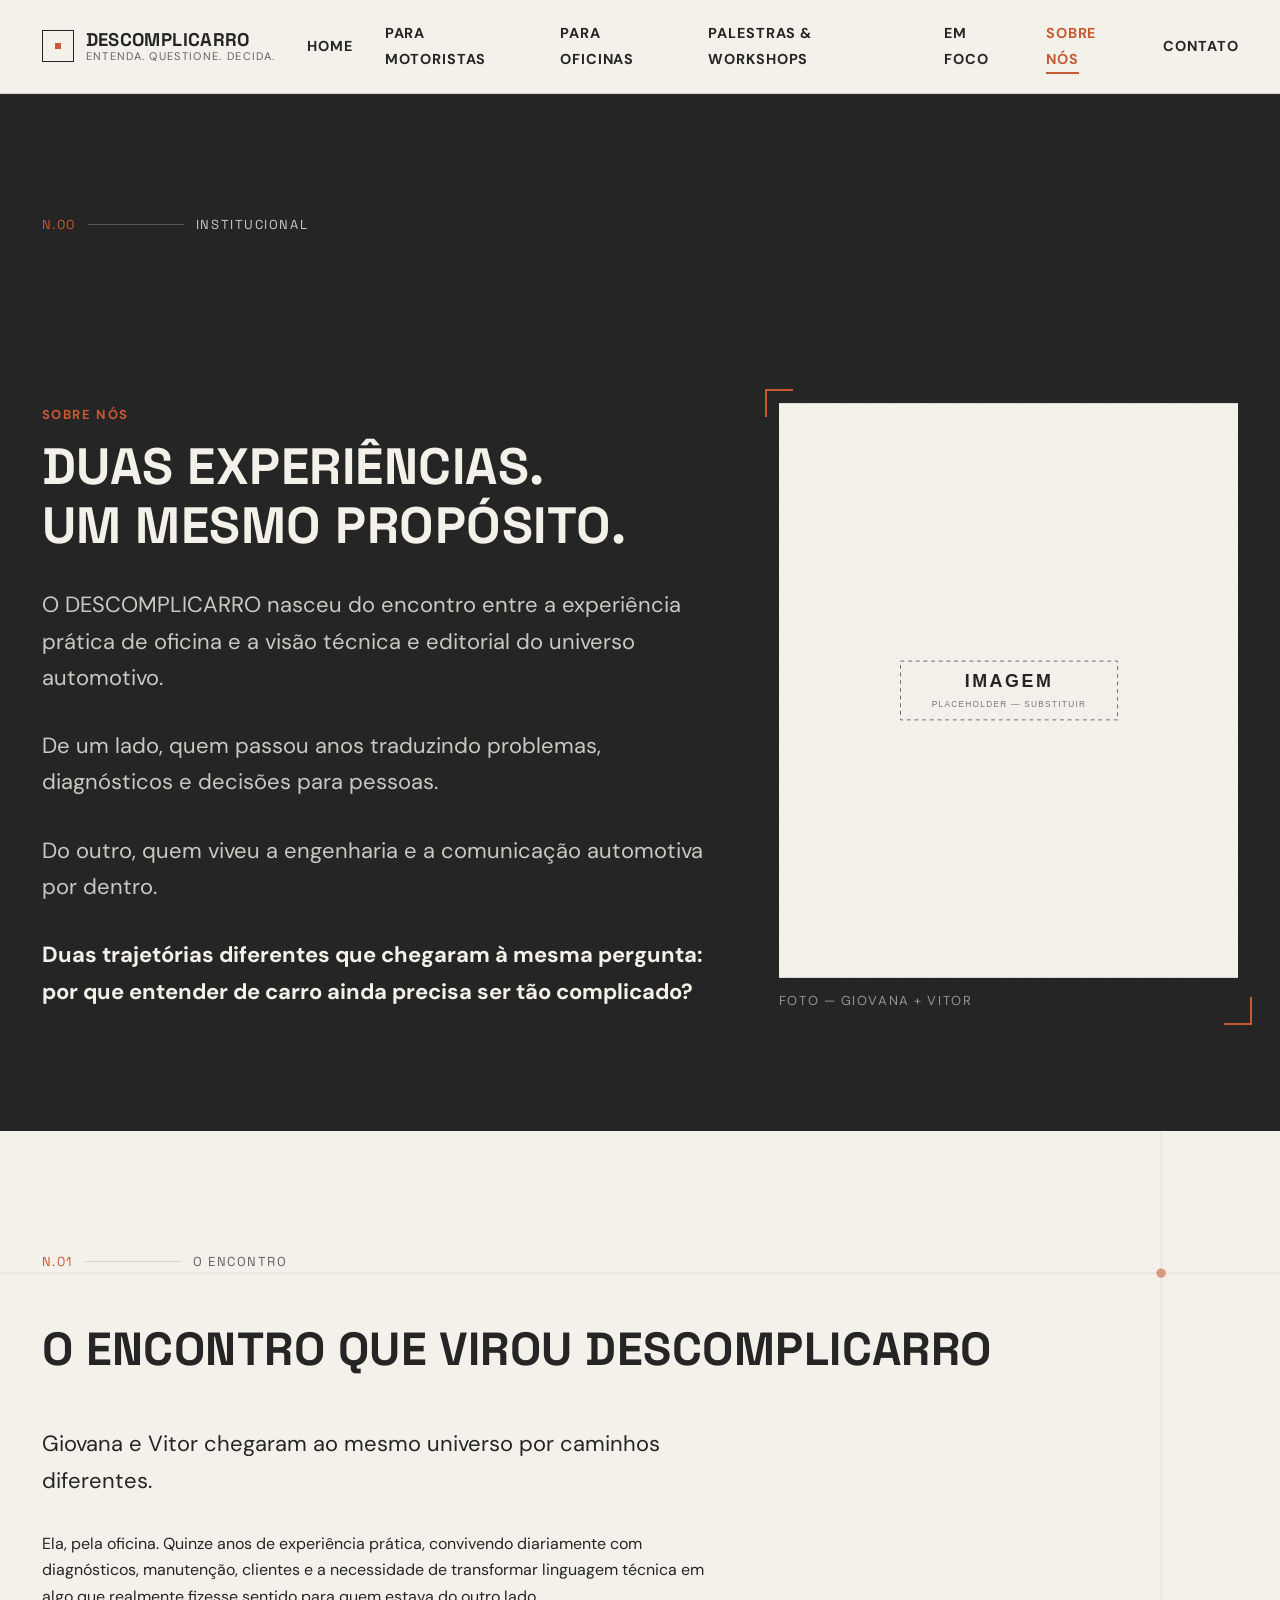
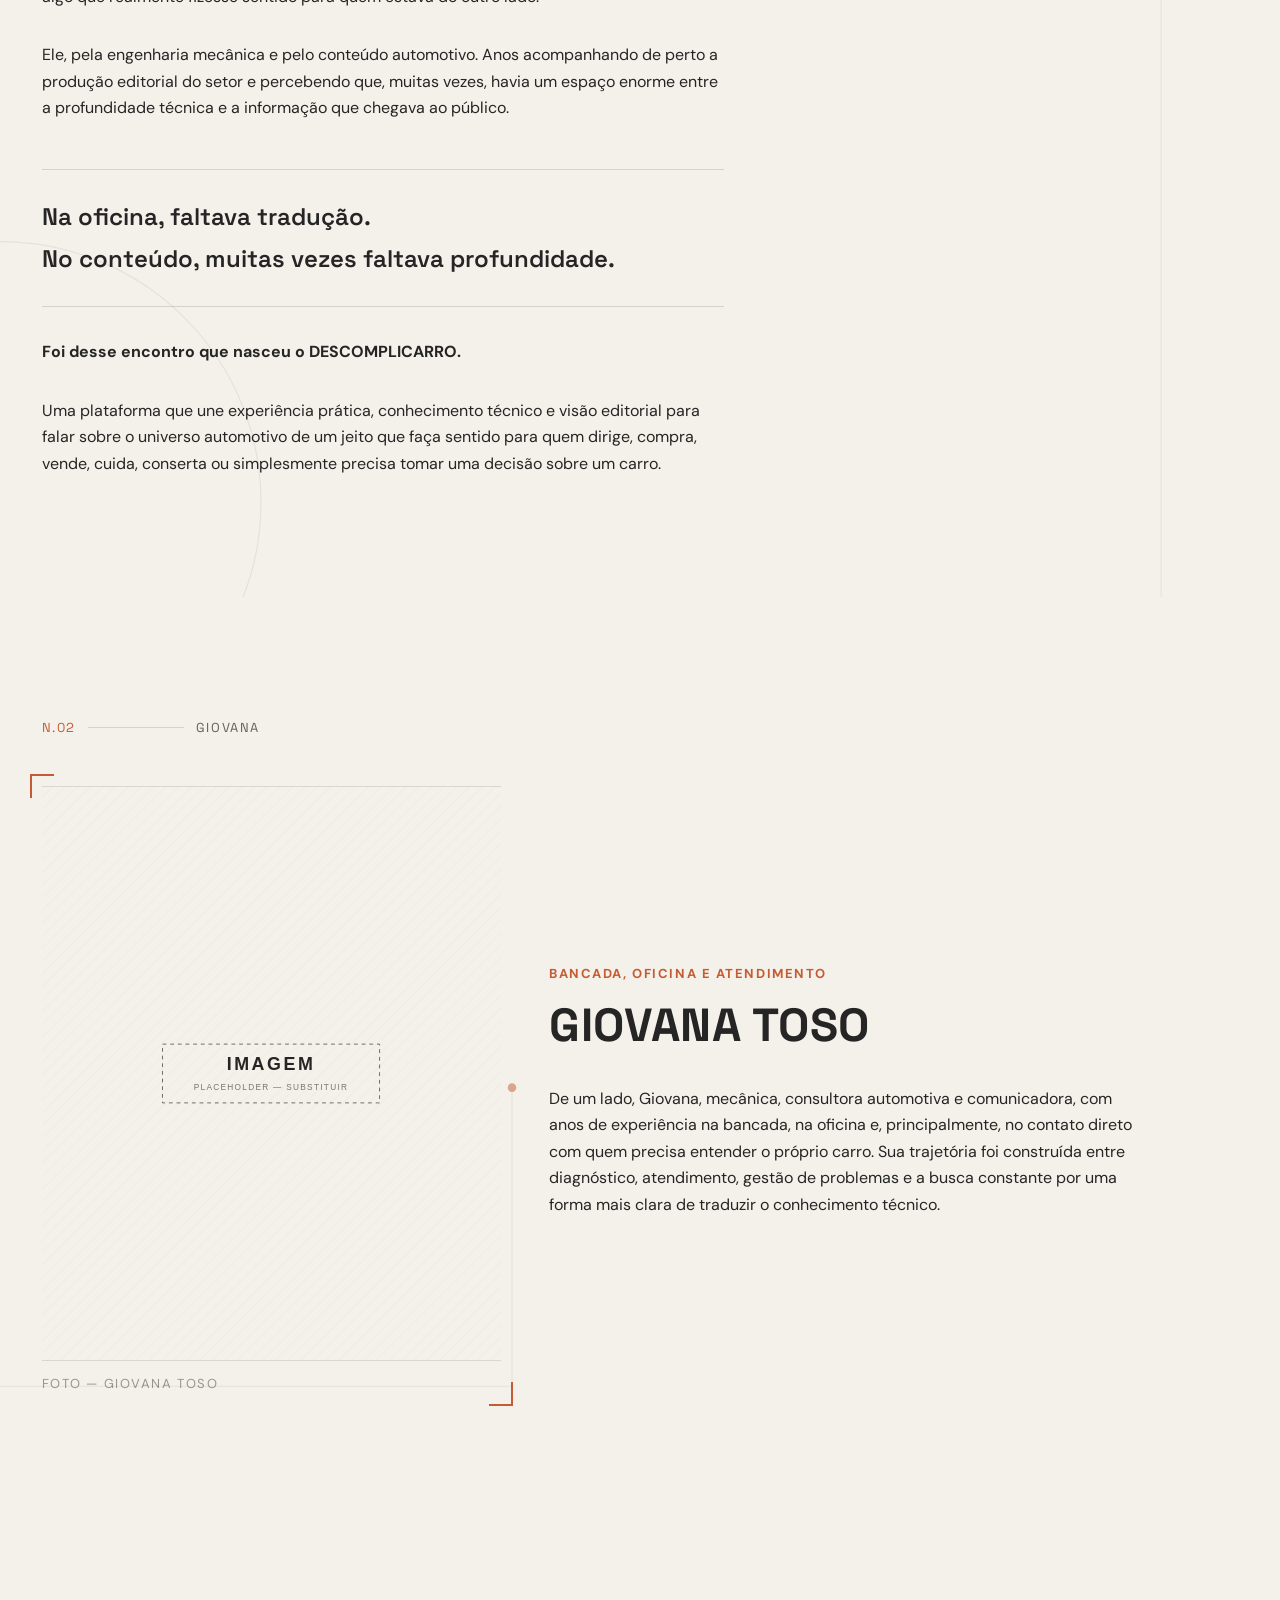
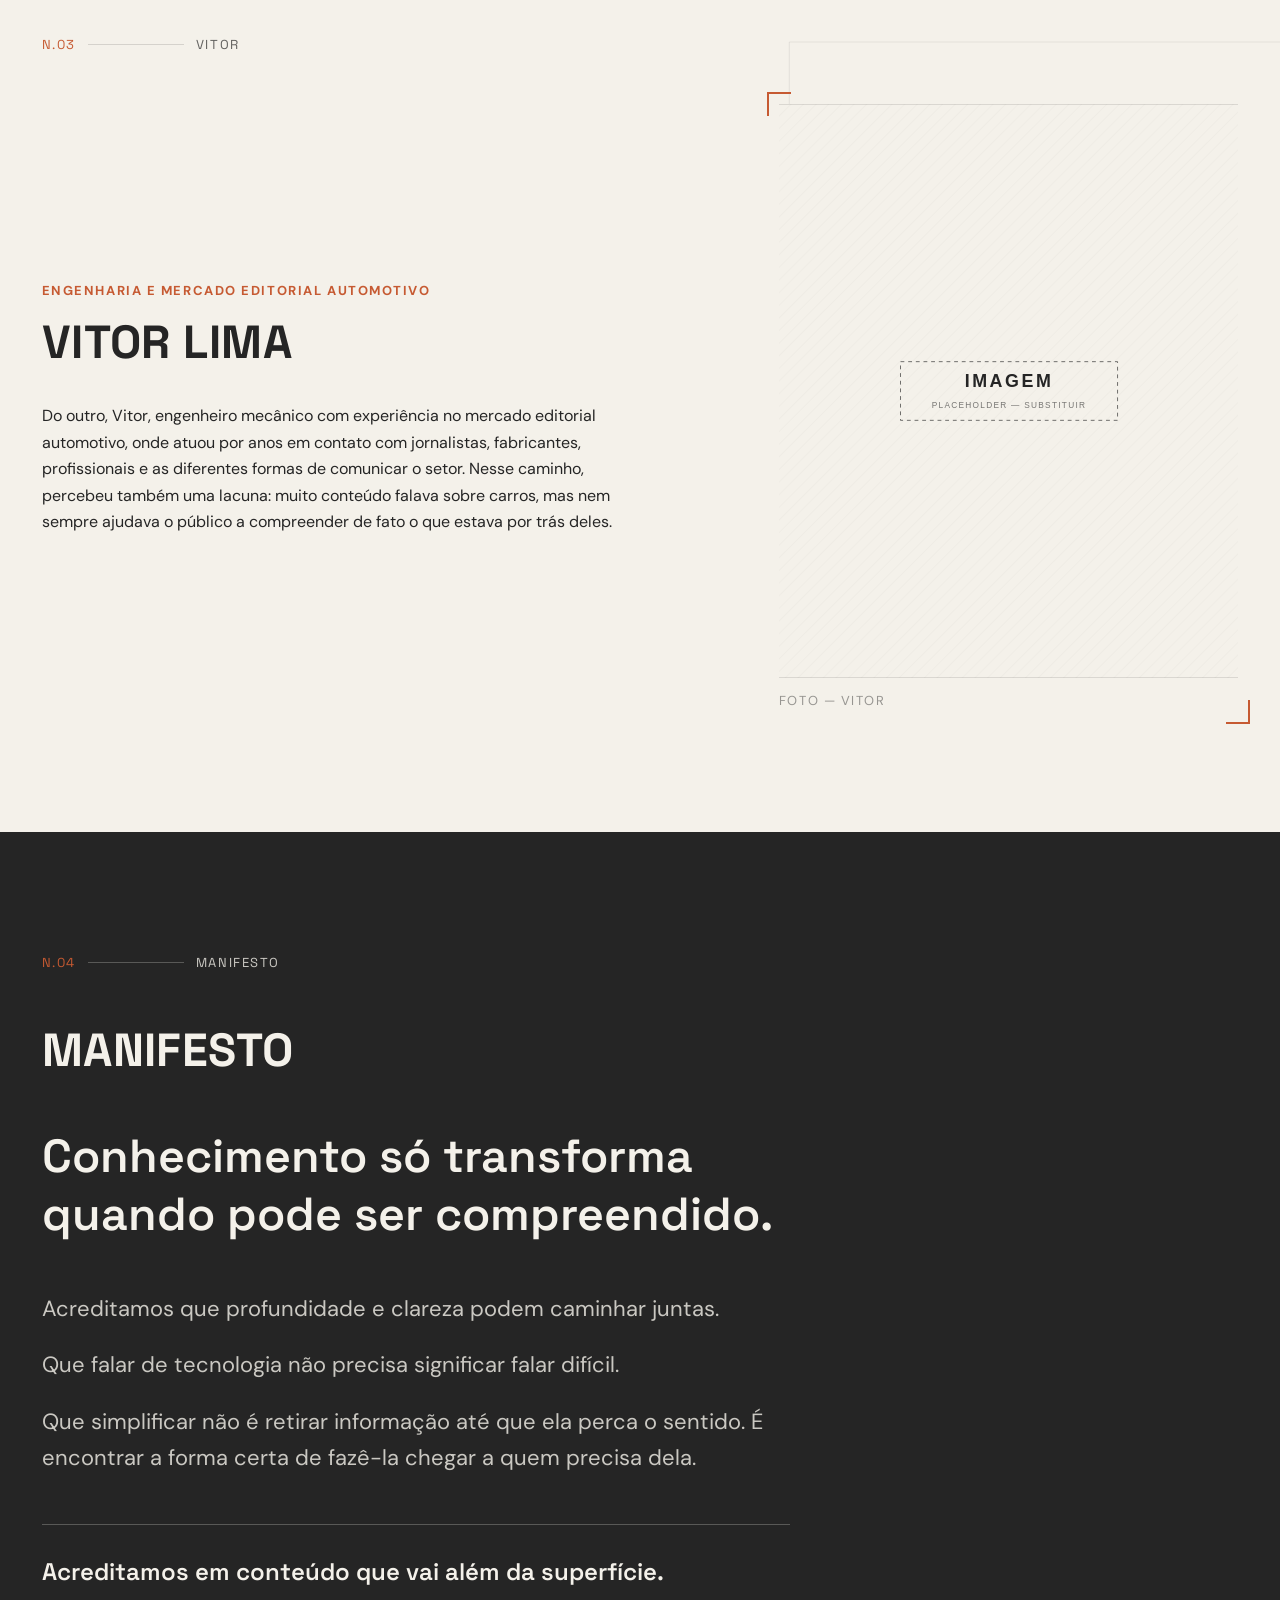
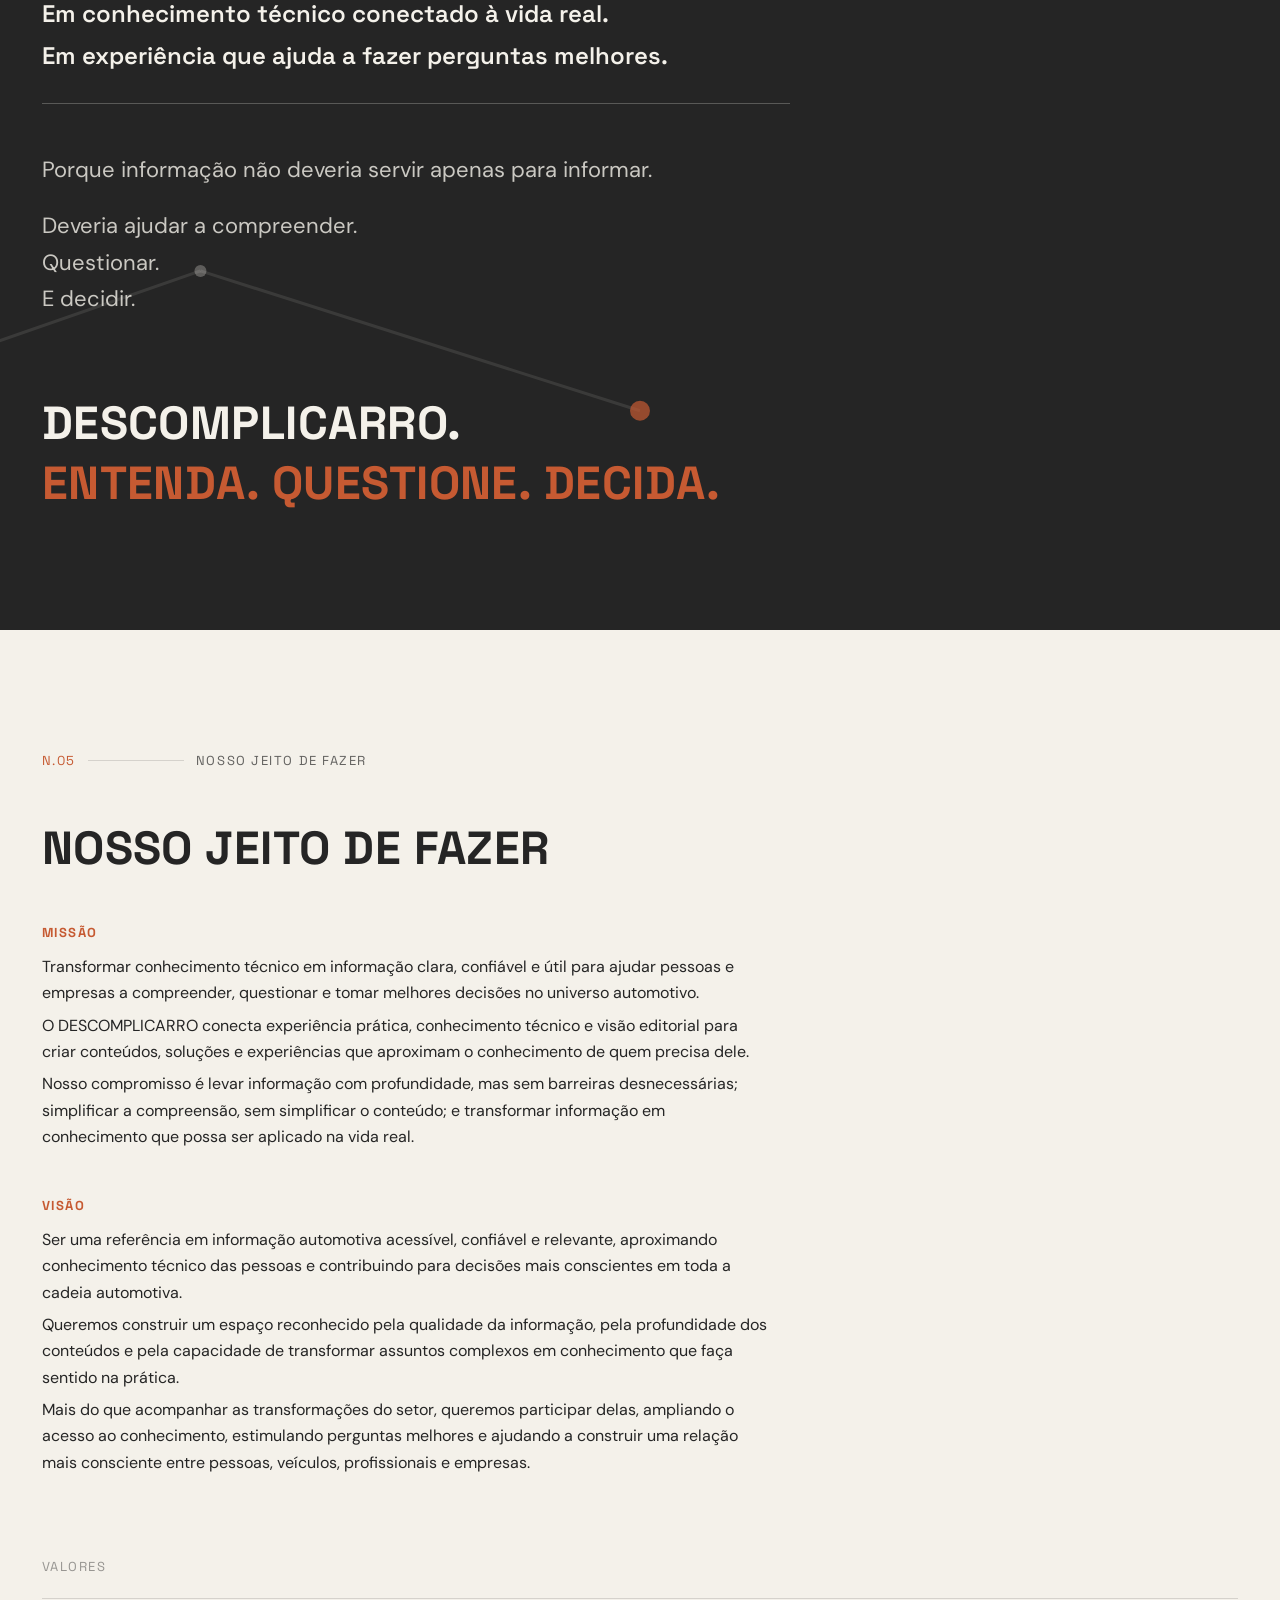
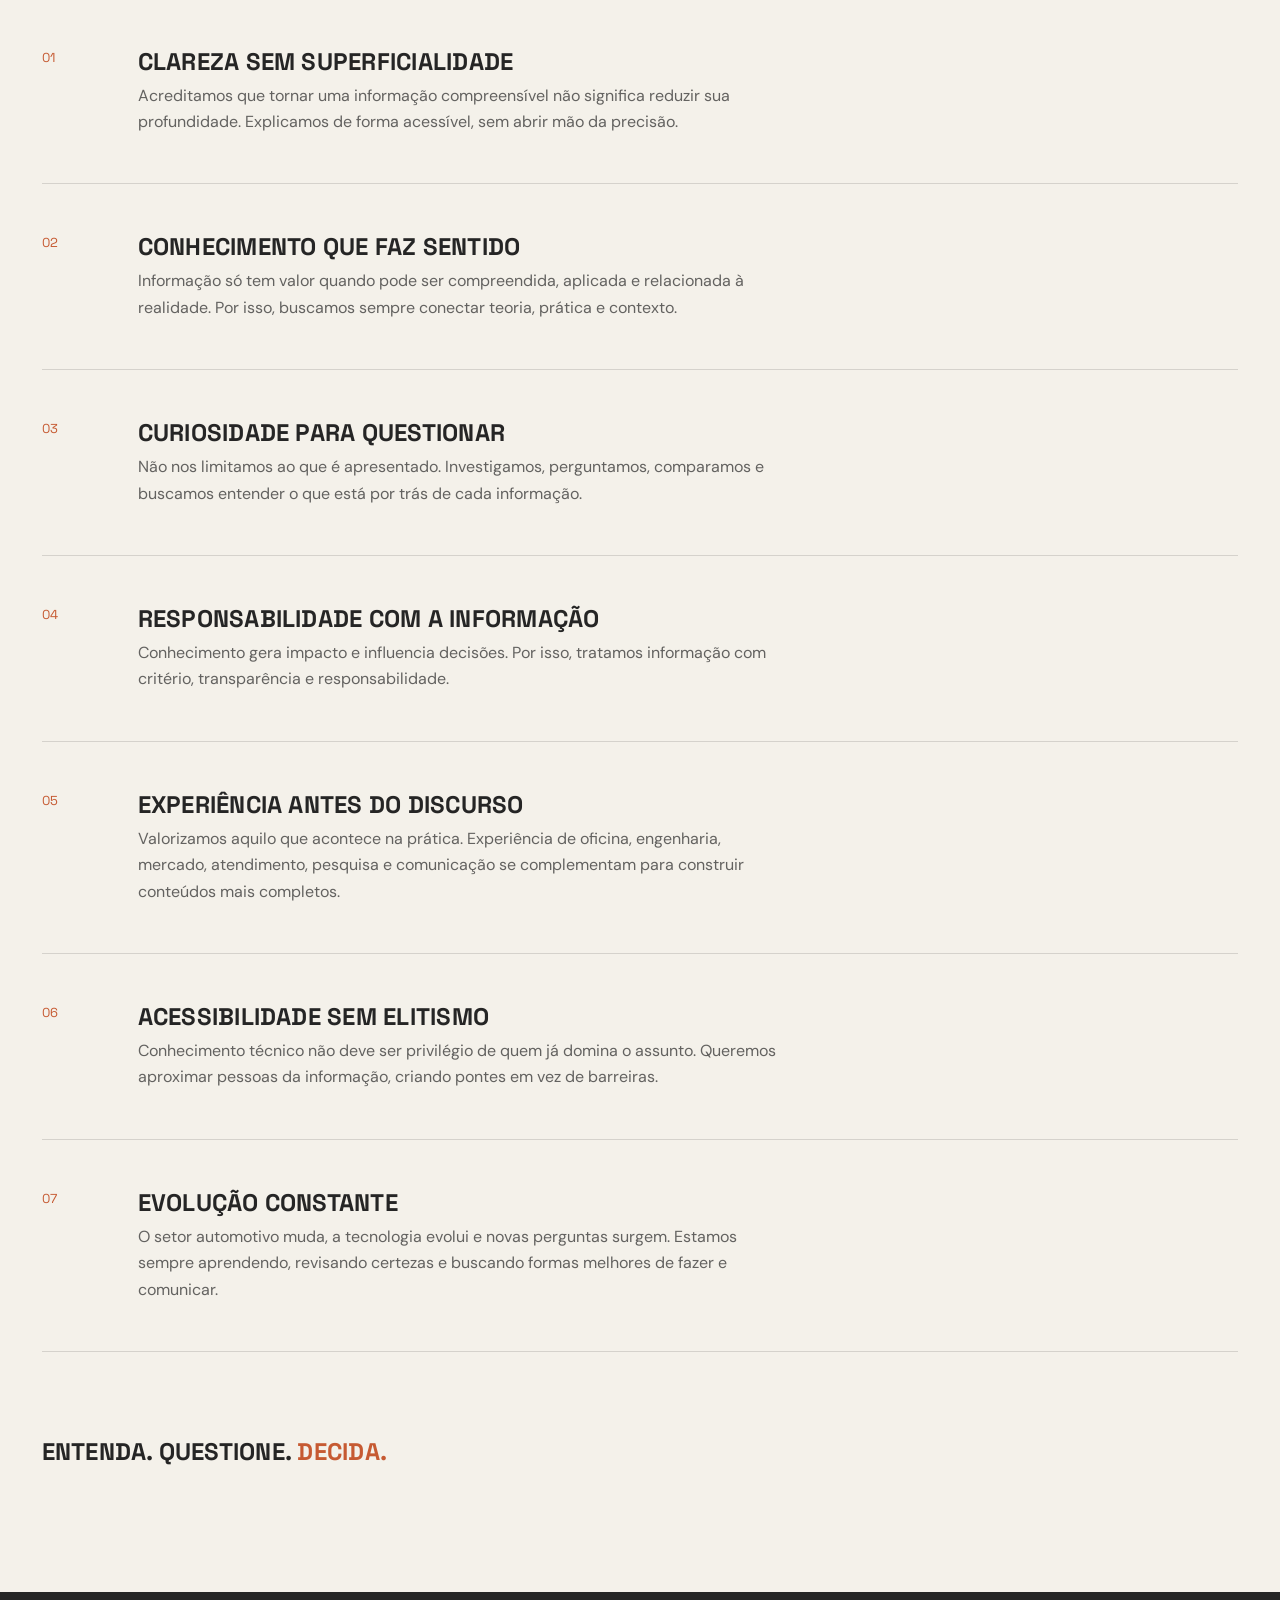
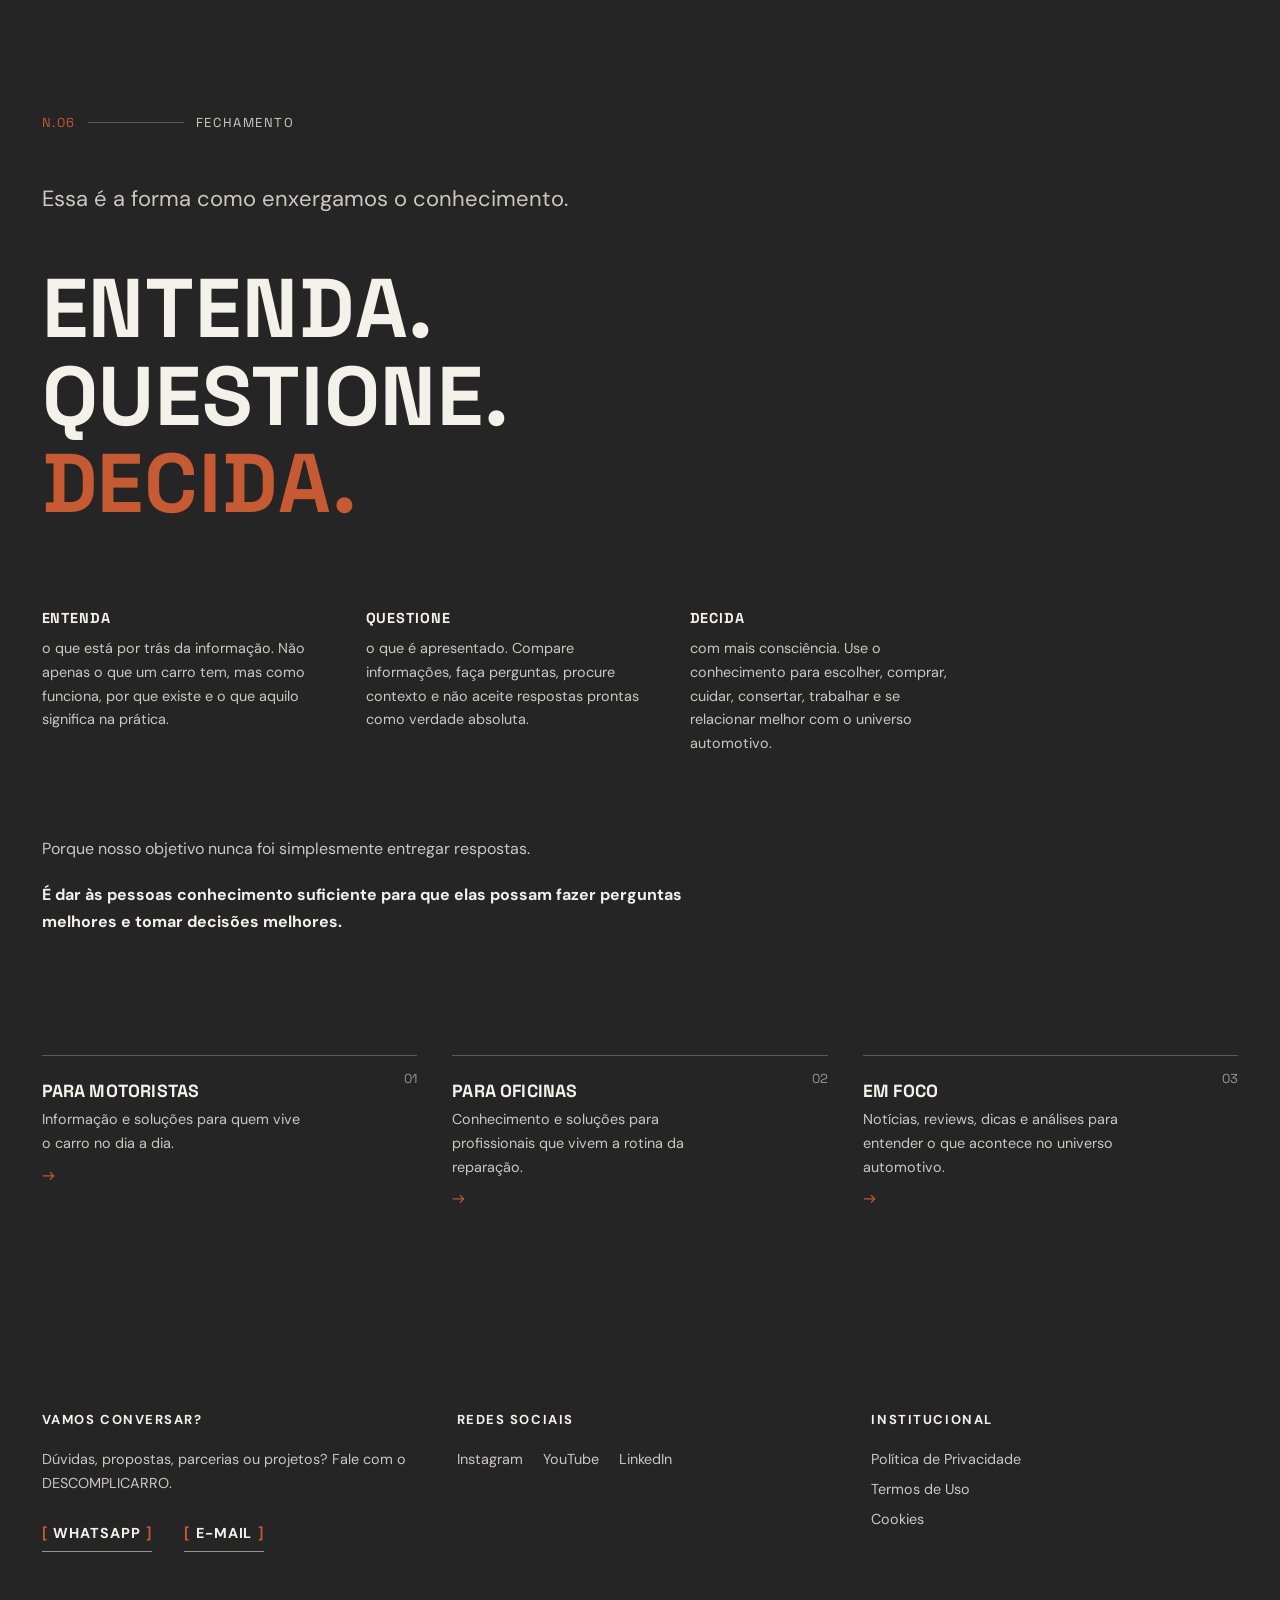
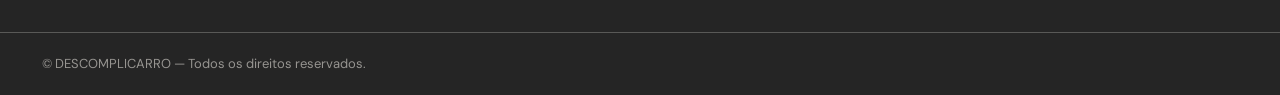
<file: sobre-nos/index.html>
<!DOCTYPE html>
<html lang="pt-BR">
<head>
<meta charset="UTF-8">
<meta name="viewport" content="width=device-width, initial-scale=1.0">
<title>Sobre Nós — DESCOMPLICARRO | Entenda. Questione. Decida.</title>
<meta name="description" content="Duas experiências. Um mesmo propósito. Conheça o DESCOMPLICARRO, criado por Giovana Toso e Vitor Lima para transformar a complexidade do universo automotivo em conhecimento que as pessoas conseguem compreender, questionar e usar.">

<!-- FAVICON: substituir pelos arquivos oficiais da identidade visual -->
<!-- <link rel="icon" href="/favicon.ico"> -->

<link rel="preconnect" href="https://fonts.googleapis.com">
<link rel="preconnect" href="https://fonts.gstatic.com" crossorigin>
<link href="https://fonts.googleapis.com/css2?family=Space+Grotesk:wght@500;600;700&family=DM+Sans:wght@400;500;700&display=swap" rel="stylesheet">

<link rel="stylesheet" href="/assets/css/style.css">
</head>
<body>

<a class="skip-link" href="#conteudo-principal">Ir para o conteúdo principal</a>

<!-- ==========================================================================
     COMPONENTE: HEADER / NAVEGAÇÃO PRINCIPAL
     Idêntico ao da Home — WordPress: template-parts/header.php via wp_nav_menu()
     ========================================================================== -->
<header class="site-header" id="topo">
  <div class="container site-header__inner">

    <a href="/" class="site-logo" aria-label="DESCOMPLICARRO — página inicial">
      <!-- LOGO OFICIAL: substituir todo este bloco pela identidade oficial
           (wordmark + monograma) fornecida pela marca. Manter área de
           respiro equivalente no header. -->
      <span class="site-logo__mark" aria-hidden="true"></span>
      <span class="site-logo__text">
        <span class="site-logo__word">DESCOMPLICARRO</span>
        <span class="site-logo__tagline">Entenda. Questione. Decida.</span>
      </span>
    </a>

    <button type="button" class="nav-toggle" id="navToggle" aria-expanded="false" aria-controls="siteNav">
      <span class="nav-toggle__box">
        <span class="nav-toggle__bar"></span>
        <span class="nav-toggle__bar"></span>
        <span class="nav-toggle__bar"></span>
      </span>
      <span class="nav-toggle__label">Menu</span>
    </button>

    <!-- NAVEGAÇÃO: substituir por menu dinâmico do WordPress (wp_nav_menu) -->
    <nav class="site-nav" id="siteNav" aria-label="Navegação principal">
      <ul class="site-nav__list">
        <li><a href="/" class="site-nav__link">HOME</a></li>
        <li><a href="/para-motoristas" class="site-nav__link">PARA MOTORISTAS</a></li>
        <li><a href="/para-oficinas" class="site-nav__link">PARA OFICINAS</a></li>
        <li><a href="/palestras-workshops" class="site-nav__link">PALESTRAS &amp; WORKSHOPS</a></li>
        <li><a href="/em-foco" class="site-nav__link">EM FOCO</a></li>
        <li><a href="/sobre-nos" class="site-nav__link is-current" aria-current="page">SOBRE NÓS</a></li>
        <li><a href="#contato" class="site-nav__link">CONTATO</a></li>
      </ul>
    </nav>

  </div>
</header>

<main id="conteudo-principal">

  <!-- ==========================================================================
       BLOCO N.00 — ABERTURA INSTITUCIONAL
       Reaproveita a estrutura da abertura da Home (section--abertura), com
       novo conteúdo institucional centrado nas duas pessoas e na origem do
       projeto. WordPress: template-parts/sobre/section-abertura.php
       ========================================================================== -->
  <section class="section section--abertura section--graphite" aria-labelledby="sobre-heading">
    <div class="container section--abertura__inner">

      <div class="section-index" aria-hidden="true"><span>N.00</span><span class="section-index__line"></span><span>INSTITUCIONAL</span></div>

      <div class="abertura__content">
        <span class="perfil__role">Sobre nós</span>
        <h1 id="sobre-heading" class="abertura__heading">
          DUAS EXPERIÊNCIAS.<br>UM MESMO PROPÓSITO.
        </h1>
        <p class="abertura__paragraph">
          O DESCOMPLICARRO nasceu do encontro entre a experiência prática de oficina e a visão técnica e editorial do universo automotivo.
        </p>
        <p class="abertura__paragraph">
          De um lado, quem passou anos traduzindo problemas, diagnósticos e decisões para pessoas.
        </p>
        <p class="abertura__paragraph">
          Do outro, quem viveu a engenharia e a comunicação automotiva por dentro.
        </p>
        <p class="abertura__paragraph is-forte">
          Duas trajetórias diferentes que chegaram à mesma pergunta: por que entender de carro ainda precisa ser tão complicado?
        </p>
      </div>

      <div class="abertura__figure">
        <!-- FOTO — GIOVANA + VITOR: substituir pela fotografia oficial dos dois fundadores -->
        <img src="/assets/images/placeholder-photo.svg" alt="Foto de Giovana Toso e Vitor Lima juntos — imagem oficial a ser adicionada posteriormente" class="abertura__image">
        <span class="abertura__frame-mark abertura__frame-mark--tl"></span>
        <span class="abertura__frame-mark abertura__frame-mark--br"></span>
        <p class="figure-caption figure-caption--on-dark">Foto — Giovana + Vitor</p>
      </div>

    </div>
  </section>

  <!-- ==========================================================================
       BLOCO N.01 — O ENCONTRO QUE VIROU DESCOMPLICARRO
       Ponte entre o hero e os perfis individuais dos fundadores.
       WordPress: template-parts/sobre/section-encontro.php
       ========================================================================== -->
  <section class="section section--encontro section--offwhite" aria-labelledby="encontro-heading">
    <!-- Textura gráfica de fundo: linhas de construção e coordenadas,
         baixíssimo contraste — decorativa, não transmite informação -->
    <svg class="section-bg-graphic" viewBox="0 0 1200 900" preserveAspectRatio="xMidYMid slice" aria-hidden="true" focusable="false">
      <line x1="0" y1="120" x2="1200" y2="120" stroke="#252525" stroke-width="1" opacity="0.06"></line>
      <line x1="1040" y1="0" x2="1040" y2="900" stroke="#252525" stroke-width="1" opacity="0.06"></line>
      <circle cx="1040" cy="120" r="4" fill="#C65A32" opacity="0.55"></circle>
      <circle cx="60" cy="820" r="220" fill="none" stroke="#252525" stroke-width="1" opacity="0.07"></circle>
    </svg>

    <div class="container">

      <div class="section-index"><span>N.01</span><span class="section-index__line"></span><span>O ENCONTRO</span></div>

      <div class="section-heading-row">
        <h2 id="encontro-heading" class="section-heading">O ENCONTRO QUE VIROU DESCOMPLICARRO</h2>
      </div>

      <div class="bloco-texto__col">
        <p class="is-lead">Giovana e Vitor chegaram ao mesmo universo por caminhos diferentes.</p>
        <p>Ela, pela oficina. Quinze anos de experiência prática, convivendo diariamente com diagnósticos, manutenção, clientes e a necessidade de transformar linguagem técnica em algo que realmente fizesse sentido para quem estava do outro lado.</p>
        <p>Ele, pela engenharia mecânica e pelo conteúdo automotivo. Anos acompanhando de perto a produção editorial do setor e percebendo que, muitas vezes, havia um espaço enorme entre a profundidade técnica e a informação que chegava ao público.</p>

        <div class="destaque-linhas">
          <p>Na oficina, faltava tradução.</p>
          <p>No conteúdo, muitas vezes faltava profundidade.</p>
        </div>

        <p class="is-forte">Foi desse encontro que nasceu o DESCOMPLICARRO.</p>
        <p>Uma plataforma que une experiência prática, conhecimento técnico e visão editorial para falar sobre o universo automotivo de um jeito que faça sentido para quem dirige, compra, vende, cuida, conserta ou simplesmente precisa tomar uma decisão sobre um carro.</p>
      </div>

    </div>
  </section>

  <!-- ==========================================================================
       BLOCO N.02 — GIOVANA TOSO
       WordPress: template-parts/sobre/section-perfil.php (CPT "pessoas")
       ========================================================================== -->
  <section class="section section--giovana section--offwhite" aria-labelledby="giovana-heading">
    <svg class="section-bg-graphic" viewBox="0 0 1200 900" preserveAspectRatio="xMidYMid slice" aria-hidden="true" focusable="false">
      <line x1="0" y1="760" x2="480" y2="760" stroke="#252525" stroke-width="1" opacity="0.07"></line>
      <line x1="480" y1="760" x2="480" y2="480" stroke="#252525" stroke-width="1" opacity="0.07"></line>
      <circle cx="480" cy="480" r="4" fill="#C65A32" opacity="0.5"></circle>
    </svg>
    <div class="container">

      <div class="section-index"><span>N.02</span><span class="section-index__line"></span><span>GIOVANA</span></div>

      <div class="perfil">

        <div class="perfil__figure">
          <!-- FOTO — GIOVANA TOSO: substituir pela fotografia oficial -->
          <img src="/assets/images/placeholder-photo.svg" alt="Foto de Giovana Toso — imagem oficial a ser adicionada posteriormente" class="perfil__image">
          <span class="perfil__frame-mark perfil__frame-mark--tl" aria-hidden="true"></span>
          <span class="perfil__frame-mark perfil__frame-mark--br" aria-hidden="true"></span>
          <p class="figure-caption">Foto — Giovana Toso</p>
        </div>

        <div class="perfil__body">
          <span class="perfil__role">Bancada, oficina e atendimento</span>
          <h2 id="giovana-heading" class="perfil__name">Giovana Toso</h2>
          <p class="perfil__text">De um lado, Giovana, mecânica, consultora automotiva e comunicadora, com anos de experiência na bancada, na oficina e, principalmente, no contato direto com quem precisa entender o próprio carro. Sua trajetória foi construída entre diagnóstico, atendimento, gestão de problemas e a busca constante por uma forma mais clara de traduzir o conhecimento técnico.</p>
        </div>

      </div>
    </div>
  </section>

  <!-- ==========================================================================
       BLOCO N.03 — VITOR
       WordPress: template-parts/sobre/section-perfil.php (CPT "pessoas")
       ========================================================================== -->
  <section class="section section--vitor section--offwhite" aria-labelledby="vitor-heading">
    <svg class="section-bg-graphic" viewBox="0 0 1200 900" preserveAspectRatio="xMidYMid slice" aria-hidden="true" focusable="false">
      <line x1="1200" y1="140" x2="740" y2="140" stroke="#252525" stroke-width="1" opacity="0.07"></line>
      <line x1="740" y1="140" x2="740" y2="420" stroke="#252525" stroke-width="1" opacity="0.07"></line>
      <circle cx="740" cy="420" r="4" fill="#C65A32" opacity="0.5"></circle>
    </svg>
    <div class="container">

      <div class="section-index"><span>N.03</span><span class="section-index__line"></span><span>VITOR</span></div>

      <div class="perfil perfil--reverse">

        <div class="perfil__figure">
          <!-- FOTO — VITOR: substituir pela fotografia oficial -->
          <img src="/assets/images/placeholder-photo.svg" alt="Foto de Vitor Lima — imagem oficial a ser adicionada posteriormente" class="perfil__image">
          <span class="perfil__frame-mark perfil__frame-mark--tl" aria-hidden="true"></span>
          <span class="perfil__frame-mark perfil__frame-mark--br" aria-hidden="true"></span>
          <p class="figure-caption">Foto — Vitor</p>
        </div>

        <div class="perfil__body">
          <span class="perfil__role">Engenharia e mercado editorial automotivo</span>
          <h2 id="vitor-heading" class="perfil__name">Vitor Lima</h2>
          <p class="perfil__text">Do outro, Vitor, engenheiro mecânico com experiência no mercado editorial automotivo, onde atuou por anos em contato com jornalistas, fabricantes, profissionais e as diferentes formas de comunicar o setor. Nesse caminho, percebeu também uma lacuna: muito conteúdo falava sobre carros, mas nem sempre ajudava o público a compreender de fato o que estava por trás deles.</p>
        </div>

      </div>
    </div>
  </section>

  <!-- ==========================================================================
       BLOCO N.04 — MANIFESTO
       Declaração de princípios da marca — não repete a explicação do que é
       o DESCOMPLICARRO, já coberta pela HOME e pelo bloco "O Encontro".
       WordPress: template-parts/sobre/section-manifesto.php
       ========================================================================== -->
  <section class="section section--manifesto section--graphite" aria-labelledby="manifesto-heading">
    <svg class="section-bg-graphic" viewBox="0 0 1200 700" preserveAspectRatio="xMidYMid slice" aria-hidden="true" focusable="false">
      <line x1="150" y1="600" x2="380" y2="520" stroke="#F4F1EA" stroke-width="1.5" opacity="0.1"></line>
      <line x1="380" y1="520" x2="600" y2="590" stroke="#F4F1EA" stroke-width="1.5" opacity="0.1"></line>
      <circle cx="150" cy="600" r="3" fill="#F4F1EA" opacity="0.28"></circle>
      <circle cx="380" cy="520" r="3" fill="#F4F1EA" opacity="0.28"></circle>
      <circle cx="600" cy="590" r="5" fill="#C65A32" opacity="0.7"></circle>
    </svg>
    <div class="container">

      <div class="section-index section-index--on-dark"><span>N.04</span><span class="section-index__line"></span><span>MANIFESTO</span></div>

      <div class="section-heading-row">
        <h2 id="manifesto-heading" class="section-heading section-heading--on-dark">MANIFESTO</h2>
      </div>

      <div class="manifesto">
        <p class="manifesto__lead">Conhecimento só transforma quando pode ser compreendido.</p>

        <div class="manifesto__body">
          <p>Acreditamos que profundidade e clareza podem caminhar juntas.</p>
          <p>Que falar de tecnologia não precisa significar falar difícil.</p>
          <p>Que simplificar não é retirar informação até que ela perca o sentido. É encontrar a forma certa de fazê-la chegar a quem precisa dela.</p>
        </div>

        <div class="destaque-linhas destaque-linhas--on-dark">
          <p>Acreditamos em conteúdo que vai além da superfície.</p>
          <p>Em conhecimento técnico conectado à vida real.</p>
          <p>Em experiência que ajuda a fazer perguntas melhores.</p>
        </div>

        <div class="manifesto__body">
          <p>Porque informação não deveria servir apenas para informar.</p>
          <p>Deveria ajudar a compreender.<br>Questionar.<br>E decidir.</p>
        </div>

        <p class="manifesto__signature">DESCOMPLICARRO.<br><span>ENTENDA. QUESTIONE. DECIDA.</span></p>
      </div>

    </div>
  </section>

  <!-- ==========================================================================
       BLOCO N.05 — NOSSO JEITO DE FAZER
       WordPress: template-parts/sobre/section-jeito-de-fazer.php
       ========================================================================== -->
  <section class="section section--jeito section--offwhite" aria-labelledby="jeito-heading">
    <svg class="section-bg-graphic" viewBox="0 0 1200 900" preserveAspectRatio="xMidYMid slice" aria-hidden="true" focusable="false">
      <line x1="900" y1="0" x2="900" y2="900" stroke="#252525" stroke-width="1" opacity="0.06"></line>
      <line x1="900" y1="60" x2="1200" y2="60" stroke="#252525" stroke-width="1" opacity="0.06"></line>
      <circle cx="900" cy="60" r="4" fill="#C65A32" opacity="0.5"></circle>
    </svg>
    <div class="container">

      <div class="section-index"><span>N.05</span><span class="section-index__line"></span><span>NOSSO JEITO DE FAZER</span></div>

      <div class="section-heading-row">
        <h2 id="jeito-heading" class="section-heading">NOSSO JEITO DE FAZER</h2>
      </div>

      <div class="jeito-intro">
        <div class="jeito-intro__item">
          <h3>Missão</h3>
          <p>Transformar conhecimento técnico em informação clara, confiável e útil para ajudar pessoas e empresas a compreender, questionar e tomar melhores decisões no universo automotivo.</p>
          <p>O DESCOMPLICARRO conecta experiência prática, conhecimento técnico e visão editorial para criar conteúdos, soluções e experiências que aproximam o conhecimento de quem precisa dele.</p>
          <p>Nosso compromisso é levar informação com profundidade, mas sem barreiras desnecessárias; simplificar a compreensão, sem simplificar o conteúdo; e transformar informação em conhecimento que possa ser aplicado na vida real.</p>
        </div>
        <div class="jeito-intro__item">
          <h3>Visão</h3>
          <p>Ser uma referência em informação automotiva acessível, confiável e relevante, aproximando conhecimento técnico das pessoas e contribuindo para decisões mais conscientes em toda a cadeia automotiva.</p>
          <p>Queremos construir um espaço reconhecido pela qualidade da informação, pela profundidade dos conteúdos e pela capacidade de transformar assuntos complexos em conhecimento que faça sentido na prática.</p>
          <p>Mais do que acompanhar as transformações do setor, queremos participar delas, ampliando o acesso ao conhecimento, estimulando perguntas melhores e ajudando a construir uma relação mais consciente entre pessoas, veículos, profissionais e empresas.</p>
        </div>
      </div>

      <div class="principios-list">
        <p class="principios-list__eyebrow">Valores</p>

        <div class="principio">
          <span class="principio__index">01</span>
          <div>
            <h3 class="principio__title">Clareza sem superficialidade</h3>
            <p class="principio__desc">Acreditamos que tornar uma informação compreensível não significa reduzir sua profundidade. Explicamos de forma acessível, sem abrir mão da precisão.</p>
          </div>
        </div>

        <div class="principio">
          <span class="principio__index">02</span>
          <div>
            <h3 class="principio__title">Conhecimento que faz sentido</h3>
            <p class="principio__desc">Informação só tem valor quando pode ser compreendida, aplicada e relacionada à realidade. Por isso, buscamos sempre conectar teoria, prática e contexto.</p>
          </div>
        </div>

        <div class="principio">
          <span class="principio__index">03</span>
          <div>
            <h3 class="principio__title">Curiosidade para questionar</h3>
            <p class="principio__desc">Não nos limitamos ao que é apresentado. Investigamos, perguntamos, comparamos e buscamos entender o que está por trás de cada informação.</p>
          </div>
        </div>

        <div class="principio">
          <span class="principio__index">04</span>
          <div>
            <h3 class="principio__title">Responsabilidade com a informação</h3>
            <p class="principio__desc">Conhecimento gera impacto e influencia decisões. Por isso, tratamos informação com critério, transparência e responsabilidade.</p>
          </div>
        </div>

        <div class="principio">
          <span class="principio__index">05</span>
          <div>
            <h3 class="principio__title">Experiência antes do discurso</h3>
            <p class="principio__desc">Valorizamos aquilo que acontece na prática. Experiência de oficina, engenharia, mercado, atendimento, pesquisa e comunicação se complementam para construir conteúdos mais completos.</p>
          </div>
        </div>

        <div class="principio">
          <span class="principio__index">06</span>
          <div>
            <h3 class="principio__title">Acessibilidade sem elitismo</h3>
            <p class="principio__desc">Conhecimento técnico não deve ser privilégio de quem já domina o assunto. Queremos aproximar pessoas da informação, criando pontes em vez de barreiras.</p>
          </div>
        </div>

        <div class="principio">
          <span class="principio__index">07</span>
          <div>
            <h3 class="principio__title">Evolução constante</h3>
            <p class="principio__desc">O setor automotivo muda, a tecnologia evolui e novas perguntas surgem. Estamos sempre aprendendo, revisando certezas e buscando formas melhores de fazer e comunicar.</p>
          </div>
        </div>
      </div>

      <p class="jeito-assinatura">Entenda. Questione. <span>Decida.</span></p>

    </div>
  </section>

  <!-- ==========================================================================
       BLOCO N.06 — FECHAMENTO
       WordPress: template-parts/sobre/section-fechamento.php
       ========================================================================== -->
  <section class="section section--fechamento section--graphite" aria-labelledby="fechamento-heading">
    <svg class="section-bg-graphic" viewBox="0 0 1200 700" preserveAspectRatio="xMidYMid slice" aria-hidden="true" focusable="false">
      <line x1="520" y1="150" x2="760" y2="65" stroke="#F4F1EA" stroke-width="1.5" opacity="0.1"></line>
      <line x1="760" y1="65" x2="980" y2="135" stroke="#F4F1EA" stroke-width="1.5" opacity="0.1"></line>
      <line x1="980" y1="135" x2="1150" y2="55" stroke="#F4F1EA" stroke-width="1.5" opacity="0.1"></line>
      <circle cx="520" cy="150" r="3" fill="#F4F1EA" opacity="0.28"></circle>
      <circle cx="760" cy="65" r="3" fill="#F4F1EA" opacity="0.28"></circle>
      <circle cx="980" cy="135" r="3" fill="#F4F1EA" opacity="0.28"></circle>
      <circle cx="1150" cy="55" r="5" fill="#C65A32" opacity="0.7"></circle>
    </svg>
    <div class="container">

      <div class="section-index section-index--on-dark"><span>N.06</span><span class="section-index__line"></span><span>FECHAMENTO</span></div>

      <p class="fechamento__intro">Essa é a forma como enxergamos o conhecimento.</p>

      <h2 id="fechamento-heading" class="fechamento__assinatura">
        <span>Entenda.</span> <span>Questione.</span> <span>Decida.</span>
      </h2>

      <div class="fechamento__detalhe">
        <p><strong>Entenda</strong> o que está por trás da informação. Não apenas o que um carro tem, mas como funciona, por que existe e o que aquilo significa na prática.</p>
        <p><strong>Questione</strong> o que é apresentado. Compare informações, faça perguntas, procure contexto e não aceite respostas prontas como verdade absoluta.</p>
        <p><strong>Decida</strong> com mais consciência. Use o conhecimento para escolher, comprar, cuidar, consertar, trabalhar e se relacionar melhor com o universo automotivo.</p>
      </div>

      <div class="fechamento__final">
        <p>Porque nosso objetivo nunca foi simplesmente entregar respostas.</p>
        <p class="is-forte">É dar às pessoas conhecimento suficiente para que elas possam fazer perguntas melhores e tomar decisões melhores.</p>
      </div>

      <div class="acessos-grid">

        <a href="/para-motoristas" class="porta-card">
          <span class="porta-card__index">01</span>
          <div class="porta-card__body">
            <h3 class="porta-card__title">PARA MOTORISTAS</h3>
            <p class="porta-card__desc">Informação e soluções para quem vive o carro no dia a dia.</p>
            <span class="porta-card__arrow" aria-hidden="true">→</span>
          </div>
        </a>

        <a href="/para-oficinas" class="porta-card">
          <span class="porta-card__index">02</span>
          <div class="porta-card__body">
            <h3 class="porta-card__title">PARA OFICINAS</h3>
            <p class="porta-card__desc">Conhecimento e soluções para profissionais que vivem a rotina da reparação.</p>
            <span class="porta-card__arrow" aria-hidden="true">→</span>
          </div>
        </a>

        <a href="/em-foco" class="porta-card">
          <span class="porta-card__index">03</span>
          <div class="porta-card__body">
            <h3 class="porta-card__title">EM FOCO</h3>
            <p class="porta-card__desc">Notícias, reviews, dicas e análises para entender o que acontece no universo automotivo.</p>
            <span class="porta-card__arrow" aria-hidden="true">→</span>
          </div>
        </a>

      </div>

    </div>
  </section>

</main>

<!-- ==========================================================================
     COMPONENTE: FOOTER
     Idêntico ao da Home — WordPress: template-parts/footer.php
     ========================================================================== -->
<footer class="site-footer" role="contentinfo">
  <div class="container site-footer__inner">

    <div class="site-footer__col" id="contato">
      <h2 class="site-footer__heading">Vamos conversar?</h2>
      <p class="footer-contato__texto">Dúvidas, propostas, parcerias ou projetos? Fale com o DESCOMPLICARRO.</p>
      <div class="footer-contato__ctas">
        <!-- WHATSAPP — INSERIR NÚMERO OFICIAL DO WHATSAPP DO DESCOMPLICARRO -->
        <a href="https://wa.me/WHATSAPP_DESCOMPLICARRO?text=Ol%C3%A1%21%20Vim%20pelo%20site%20do%20DESCOMPLICARRO." class="btn-bracket btn-bracket--on-dark" target="_blank" rel="noopener noreferrer">
          <span class="btn-bracket__bracket" aria-hidden="true">[</span>
          <span class="btn-bracket__label">WHATSAPP</span>
          <span class="btn-bracket__bracket" aria-hidden="true">]</span>
        </a>
        <!-- E-MAIL — INSERIR E-MAIL OFICIAL APÓS CONFIGURAÇÃO DO DOMÍNIO -->
        <a href="mailto:EMAIL_DESCOMPLICARRO" class="btn-bracket btn-bracket--on-dark">
          <span class="btn-bracket__bracket" aria-hidden="true">[</span>
          <span class="btn-bracket__label">E-MAIL</span>
          <span class="btn-bracket__bracket" aria-hidden="true">]</span>
        </a>
      </div>
    </div>

    <div class="site-footer__col">
      <h2 class="site-footer__heading">Redes sociais</h2>
      <ul class="site-footer__list site-footer__list--inline">
        <!-- REDES SOCIAIS: substituir "#" pelas URLs oficiais dos perfis -->
        <li><a href="#">Instagram</a></li>
        <li><a href="#">YouTube</a></li>
        <li><a href="#">LinkedIn</a></li>
      </ul>
    </div>

    <div class="site-footer__col">
      <h2 class="site-footer__heading">Institucional</h2>
      <ul class="site-footer__list">
        <!-- PÁGINAS LEGAIS: substituir "#" pelas páginas definitivas -->
        <li><a href="/politica-de-privacidade">Política de Privacidade</a></li>
        <li><a href="/termos-de-uso">Termos de Uso</a></li>
        <li><a href="/cookies">Cookies</a></li>
      </ul>
    </div>

  </div>

  <div class="site-footer__bottom">
    <div class="container">
      <!-- Ao conceder o registro da marca, alterar para: © DESCOMPLICARRO® — Todos os direitos reservados. -->
      <p>© DESCOMPLICARRO — Todos os direitos reservados.</p>
    </div>
  </div>
</footer>

<script src="/assets/js/main.js"></script>
</body>
</html>
</file>
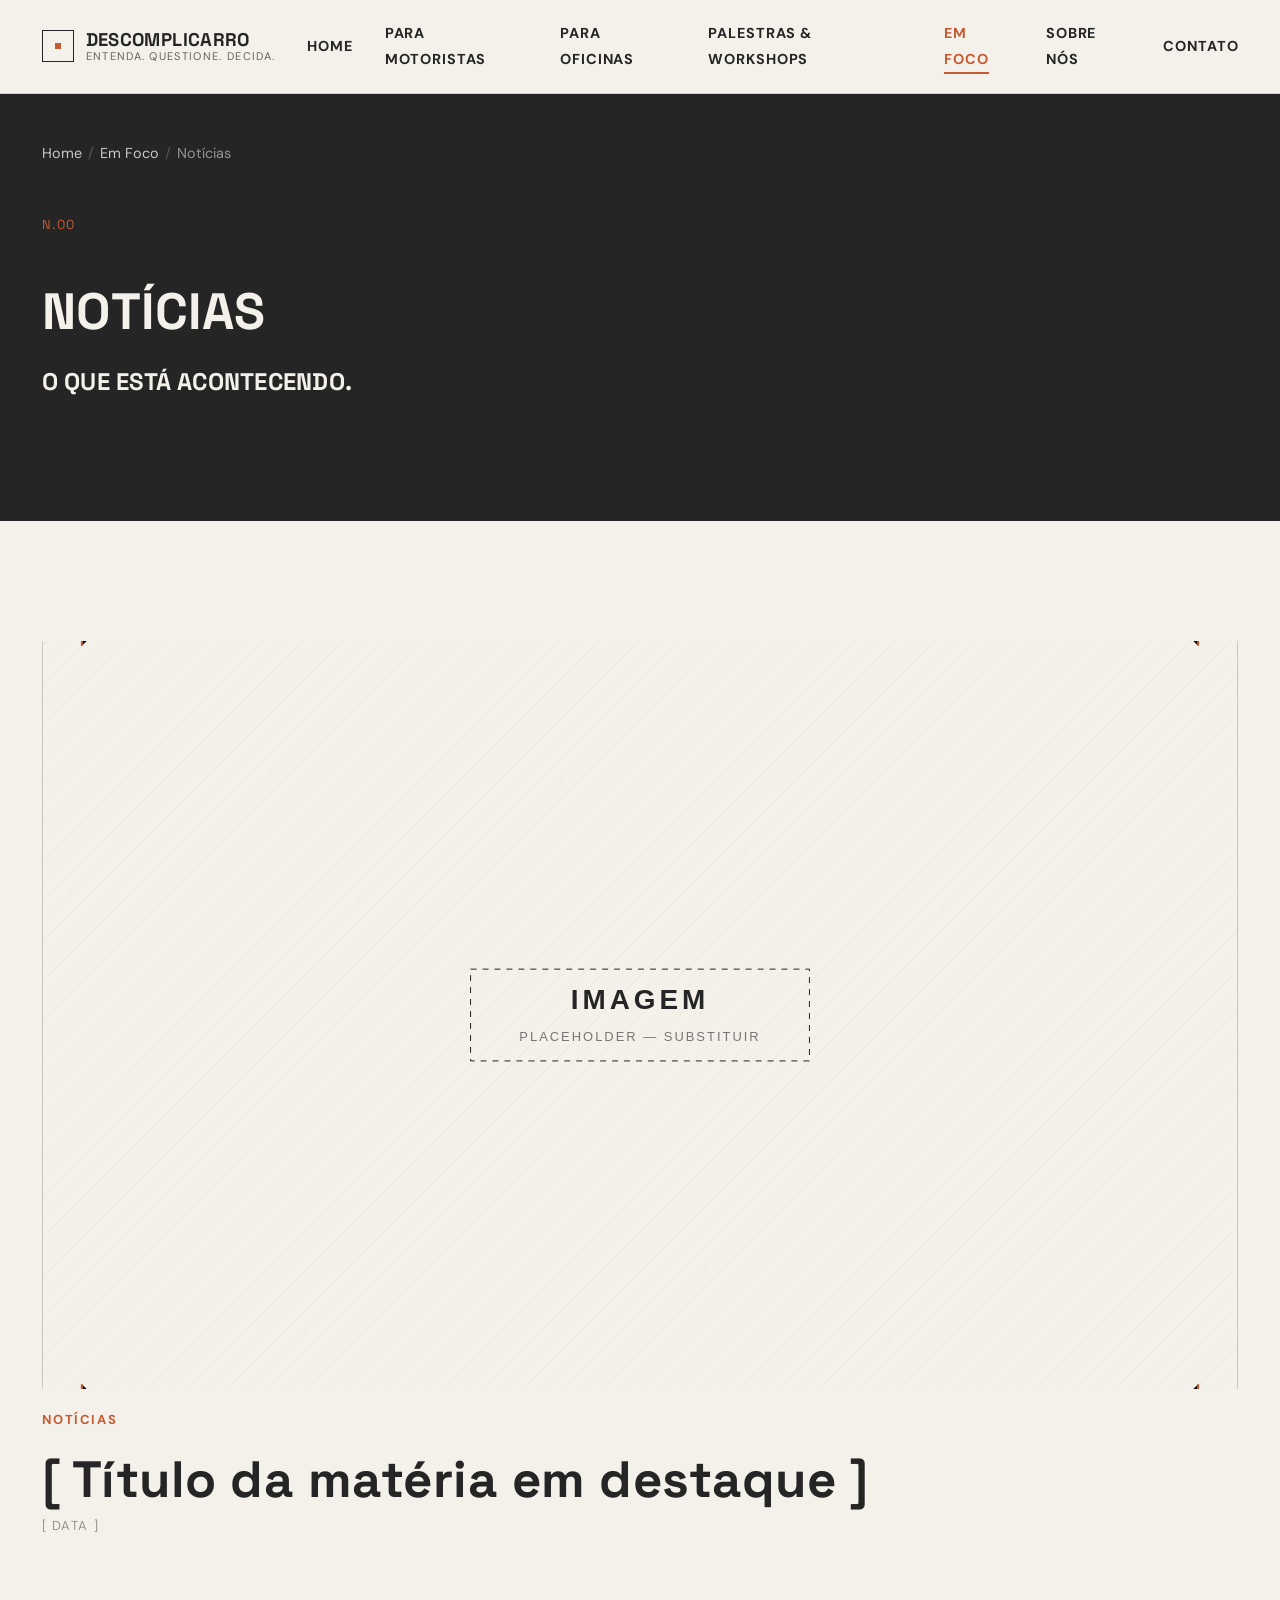
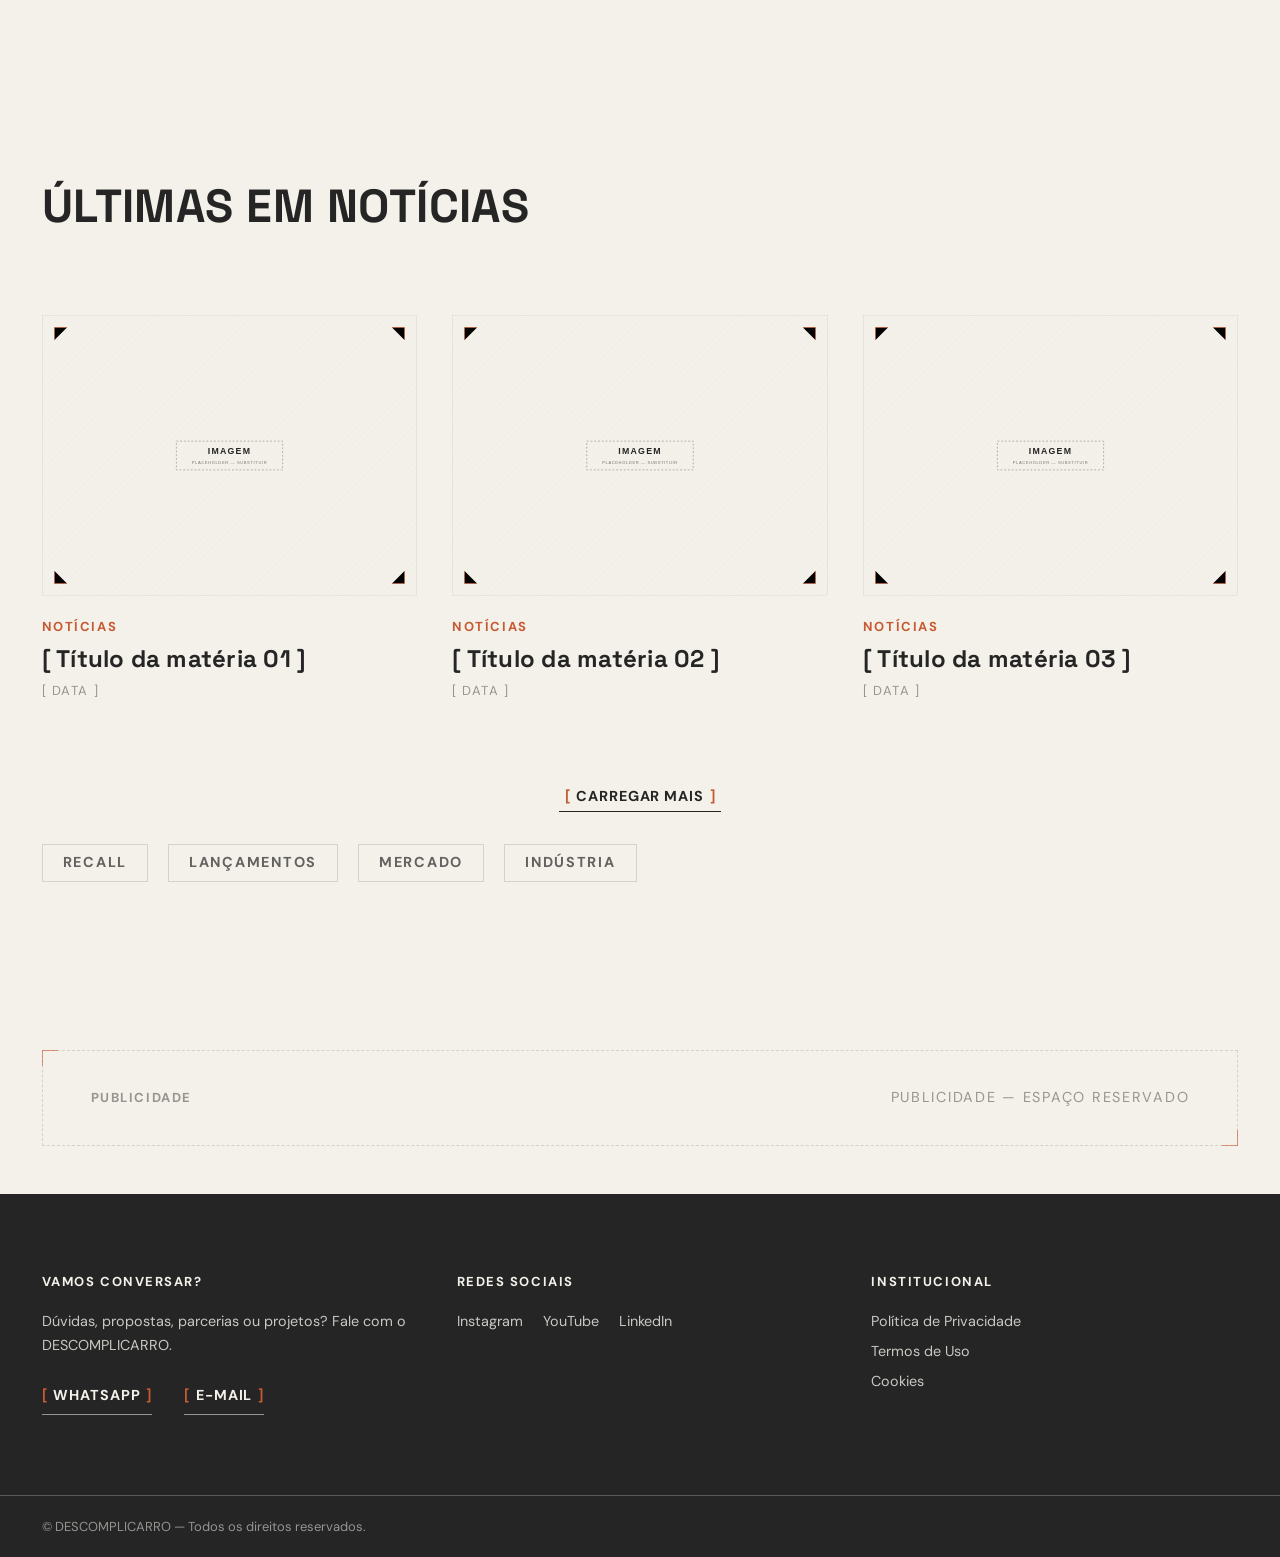
<file: em-foco/noticias/index.html>
<!DOCTYPE html>
<html lang="pt-BR">
<head>
<meta charset="UTF-8">
<meta name="viewport" content="width=device-width, initial-scale=1.0">
<title>Notícias — Em Foco — DESCOMPLICARRO</title>
<meta name="description" content="O que está acontecendo no setor automotivo. Notícias do DESCOMPLICARRO — recalls, lançamentos, mercado e indústria.">

<!-- FAVICON: substituir pelos arquivos oficiais da identidade visual -->
<!-- <link rel="icon" href="/favicon.ico"> -->

<link rel="preconnect" href="https://fonts.googleapis.com">
<link rel="preconnect" href="https://fonts.gstatic.com" crossorigin>
<link href="https://fonts.googleapis.com/css2?family=Space+Grotesk:wght@500;600;700&family=DM+Sans:wght@400;500;700&display=swap" rel="stylesheet">

<link rel="stylesheet" href="/assets/css/style.css">
</head>
<body>

<!-- ==========================================================================
     TEMPLATE DE EDITORIA — reutilizável para as cinco editorias do Em Foco
     (Notícias, Reviews, Guias, Técnica, Bastidores).
     Este arquivo representa NOTÍCIAS como exemplo; no WordPress corresponde
     a um único template-editoria.php servindo o arquivo de taxonomia
     "editoria" para qualquer um dos cinco termos — não cinco templates
     separados. Trocar nome/assinatura/URL/conteúdo é o suficiente para
     gerar as outras quatro páginas (/em-foco/reviews, /em-foco/guias,
     /em-foco/tecnica, /em-foco/bastidores).
     ========================================================================== -->

<a class="skip-link" href="#conteudo-principal">Ir para o conteúdo principal</a>

<!-- COMPONENTE: HEADER / NAVEGAÇÃO PRINCIPAL — idêntico às demais páginas -->
<header class="site-header" id="topo">
  <div class="container site-header__inner">

    <a href="/" class="site-logo" aria-label="DESCOMPLICARRO — página inicial">
      <span class="site-logo__mark" aria-hidden="true"></span>
      <span class="site-logo__text">
        <span class="site-logo__word">DESCOMPLICARRO</span>
        <span class="site-logo__tagline">Entenda. Questione. Decida.</span>
      </span>
    </a>

    <button type="button" class="nav-toggle" id="navToggle" aria-expanded="false" aria-controls="siteNav">
      <span class="nav-toggle__box">
        <span class="nav-toggle__bar"></span>
        <span class="nav-toggle__bar"></span>
        <span class="nav-toggle__bar"></span>
      </span>
      <span class="nav-toggle__label">Menu</span>
    </button>

    <nav class="site-nav" id="siteNav" aria-label="Navegação principal">
      <ul class="site-nav__list">
        <li><a href="/" class="site-nav__link">HOME</a></li>
        <li><a href="/para-motoristas" class="site-nav__link">PARA MOTORISTAS</a></li>
        <li><a href="/para-oficinas" class="site-nav__link">PARA OFICINAS</a></li>
        <li><a href="/palestras-workshops" class="site-nav__link">PALESTRAS &amp; WORKSHOPS</a></li>
        <li><a href="/em-foco" class="site-nav__link is-current" aria-current="page">EM FOCO</a></li>
        <li><a href="/sobre-nos" class="site-nav__link">SOBRE NÓS</a></li>
        <li><a href="#contato" class="site-nav__link">CONTATO</a></li>
      </ul>
    </nav>

  </div>
</header>

<main id="conteudo-principal">

  <!-- ==========================================================================
       ABERTURA DA EDITORIA — nome + assinatura, no mesmo espírito compacto
       da abertura do Em Foco.
       ========================================================================== -->
  <section class="section section--emfoco-hero section--graphite emfoco-hero" aria-labelledby="editoria-heading">
    <div class="container">

      <nav class="breadcrumb breadcrumb--on-dark" aria-label="Trilha de navegação">
        <a href="/">Home</a><span class="breadcrumb__sep" aria-hidden="true">/</span>
        <a href="/em-foco">Em Foco</a><span class="breadcrumb__sep" aria-hidden="true">/</span>
        <span aria-current="page">Notícias</span>
      </nav>

      <div class="section-index" aria-hidden="true"><span>N.00</span><span class="section-index__line"></span><span>EDITORIA</span></div>

      <h1 id="editoria-heading" class="abertura__heading">NOTÍCIAS</h1>
      <p class="emfoco-hero__assinatura">O que está acontecendo.</p>

    </div>
  </section>

  <!-- ==========================================================================
       DESTAQUE DA EDITORIA — matéria principal desta editoria.
       Reaproveita .emfoco-card--principal (mesmo componente da capa).
       ========================================================================== -->
  <section class="section section--offwhite" aria-labelledby="editoria-destaque-heading">
    <div class="container">

      <h2 id="editoria-destaque-heading" class="visually-hidden">Destaque de Notícias</h2>

      <a href="/em-foco/noticias/materia-modelo" class="emfoco-card emfoco-card--principal">
        <div class="emfoco-card__media">
          <img src="/assets/images/placeholder-photo.svg" alt="" class="emfoco-card__image">
        </div>
        <span class="emfoco-card__category">Notícias</span>
        <h3 class="emfoco-card__title">[ Título da matéria em destaque ]</h3>
        <span class="emfoco-card__date">[ Data ]</span>
      </a>

    </div>
  </section>

  <!-- ==========================================================================
       ÚLTIMAS MATÉRIAS DA EDITORIA — grid + carregar mais, mesma lógica de
       paginação futura da capa do Em Foco.
       ========================================================================== -->
  <section class="section section--offwhite" aria-labelledby="editoria-ultimas-heading">
    <div class="container">

      <div class="section-heading-row">
        <h2 id="editoria-ultimas-heading" class="section-heading">ÚLTIMAS EM NOTÍCIAS</h2>
      </div>

      <div class="ultimas-grid">
        <a href="/em-foco/noticias/materia-modelo" class="emfoco-card">
          <div class="emfoco-card__media"><img src="/assets/images/placeholder-photo.svg" alt="" class="emfoco-card__image"></div>
          <span class="emfoco-card__category">Notícias</span>
          <h3 class="emfoco-card__title">[ Título da matéria 01 ]</h3>
          <span class="emfoco-card__date">[ Data ]</span>
        </a>
        <a href="/em-foco/noticias/materia-modelo" class="emfoco-card">
          <div class="emfoco-card__media"><img src="/assets/images/placeholder-photo.svg" alt="" class="emfoco-card__image"></div>
          <span class="emfoco-card__category">Notícias</span>
          <h3 class="emfoco-card__title">[ Título da matéria 02 ]</h3>
          <span class="emfoco-card__date">[ Data ]</span>
        </a>
        <a href="/em-foco/noticias/materia-modelo" class="emfoco-card">
          <div class="emfoco-card__media"><img src="/assets/images/placeholder-photo.svg" alt="" class="emfoco-card__image"></div>
          <span class="emfoco-card__category">Notícias</span>
          <h3 class="emfoco-card__title">[ Título da matéria 03 ]</h3>
          <span class="emfoco-card__date">[ Data ]</span>
        </a>
      </div>

      <div class="section-cta">
        <!-- CARREGAR MAIS: mesma preparação conceitual da capa do Em Foco,
             escopada à taxonomia desta editoria (WP_Query por term). -->
        <button type="button" class="btn-bracket" data-action="carregar-mais" data-editoria="noticias" data-pagina-atual="1">
          <span class="btn-bracket__bracket" aria-hidden="true">[</span>
          <span class="btn-bracket__label">CARREGAR MAIS</span>
          <span class="btn-bracket__bracket" aria-hidden="true">]</span>
        </button>
      </div>

      <!-- TAGS RELACIONADAS — exemplos conceituais da taxonomia de tags
           (independente das 5 editorias); aparecem apenas quando aplicável. -->
      <div class="tag-chips" aria-label="Tags relacionadas a Notícias">
        <a href="#" class="tag-chip">Recall</a>
        <a href="#" class="tag-chip">Lançamentos</a>
        <a href="#" class="tag-chip">Mercado</a>
        <a href="#" class="tag-chip">Indústria</a>
      </div>

    </div>
  </section>

  <!-- ==========================================================================
       ESPAÇO PUBLICITÁRIO — mesmo componente já aprovado no restante do projeto.
       ========================================================================== -->
  <section class="ad-slot" aria-label="Espaço publicitário" data-ad-slot="emfoco-editoria-noticias">
    <div class="container">
      <a href="#" class="ad-slot__unit">
        <span class="ad-slot__frame-mark ad-slot__frame-mark--tl" aria-hidden="true"></span>
        <span class="ad-slot__eyebrow">Publicidade</span>
        <span class="ad-slot__placeholder-text">PUBLICIDADE — ESPAÇO RESERVADO</span>
        <span class="ad-slot__frame-mark ad-slot__frame-mark--br" aria-hidden="true"></span>
      </a>
    </div>
  </section>

</main>

<!-- COMPONENTE: FOOTER — idêntico às demais páginas -->
<footer class="site-footer" role="contentinfo">
  <div class="container site-footer__inner">

    <div class="site-footer__col" id="contato">
      <h2 class="site-footer__heading">Vamos conversar?</h2>
      <p class="footer-contato__texto">Dúvidas, propostas, parcerias ou projetos? Fale com o DESCOMPLICARRO.</p>
      <div class="footer-contato__ctas">
        <!-- WHATSAPP — INSERIR NÚMERO OFICIAL DO WHATSAPP DO DESCOMPLICARRO -->
        <a href="https://wa.me/WHATSAPP_DESCOMPLICARRO?text=Ol%C3%A1%21%20Vim%20pelo%20site%20do%20DESCOMPLICARRO." class="btn-bracket btn-bracket--on-dark" target="_blank" rel="noopener noreferrer">
          <span class="btn-bracket__bracket" aria-hidden="true">[</span>
          <span class="btn-bracket__label">WHATSAPP</span>
          <span class="btn-bracket__bracket" aria-hidden="true">]</span>
        </a>
        <!-- E-MAIL — INSERIR E-MAIL OFICIAL APÓS CONFIGURAÇÃO DO DOMÍNIO -->
        <a href="mailto:EMAIL_DESCOMPLICARRO" class="btn-bracket btn-bracket--on-dark">
          <span class="btn-bracket__bracket" aria-hidden="true">[</span>
          <span class="btn-bracket__label">E-MAIL</span>
          <span class="btn-bracket__bracket" aria-hidden="true">]</span>
        </a>
      </div>
    </div>

    <div class="site-footer__col">
      <h2 class="site-footer__heading">Redes sociais</h2>
      <ul class="site-footer__list site-footer__list--inline">
        <li><a href="#">Instagram</a></li>
        <li><a href="#">YouTube</a></li>
        <li><a href="#">LinkedIn</a></li>
      </ul>
    </div>

    <div class="site-footer__col">
      <h2 class="site-footer__heading">Institucional</h2>
      <ul class="site-footer__list">
        <li><a href="/politica-de-privacidade">Política de Privacidade</a></li>
        <li><a href="/termos-de-uso">Termos de Uso</a></li>
        <li><a href="/cookies">Cookies</a></li>
      </ul>
    </div>

  </div>

  <div class="site-footer__bottom">
    <div class="container">
      <p>© DESCOMPLICARRO — Todos os direitos reservados.</p>
    </div>
  </div>
</footer>

<script src="/assets/js/main.js"></script>
</body>
</html>
</file>
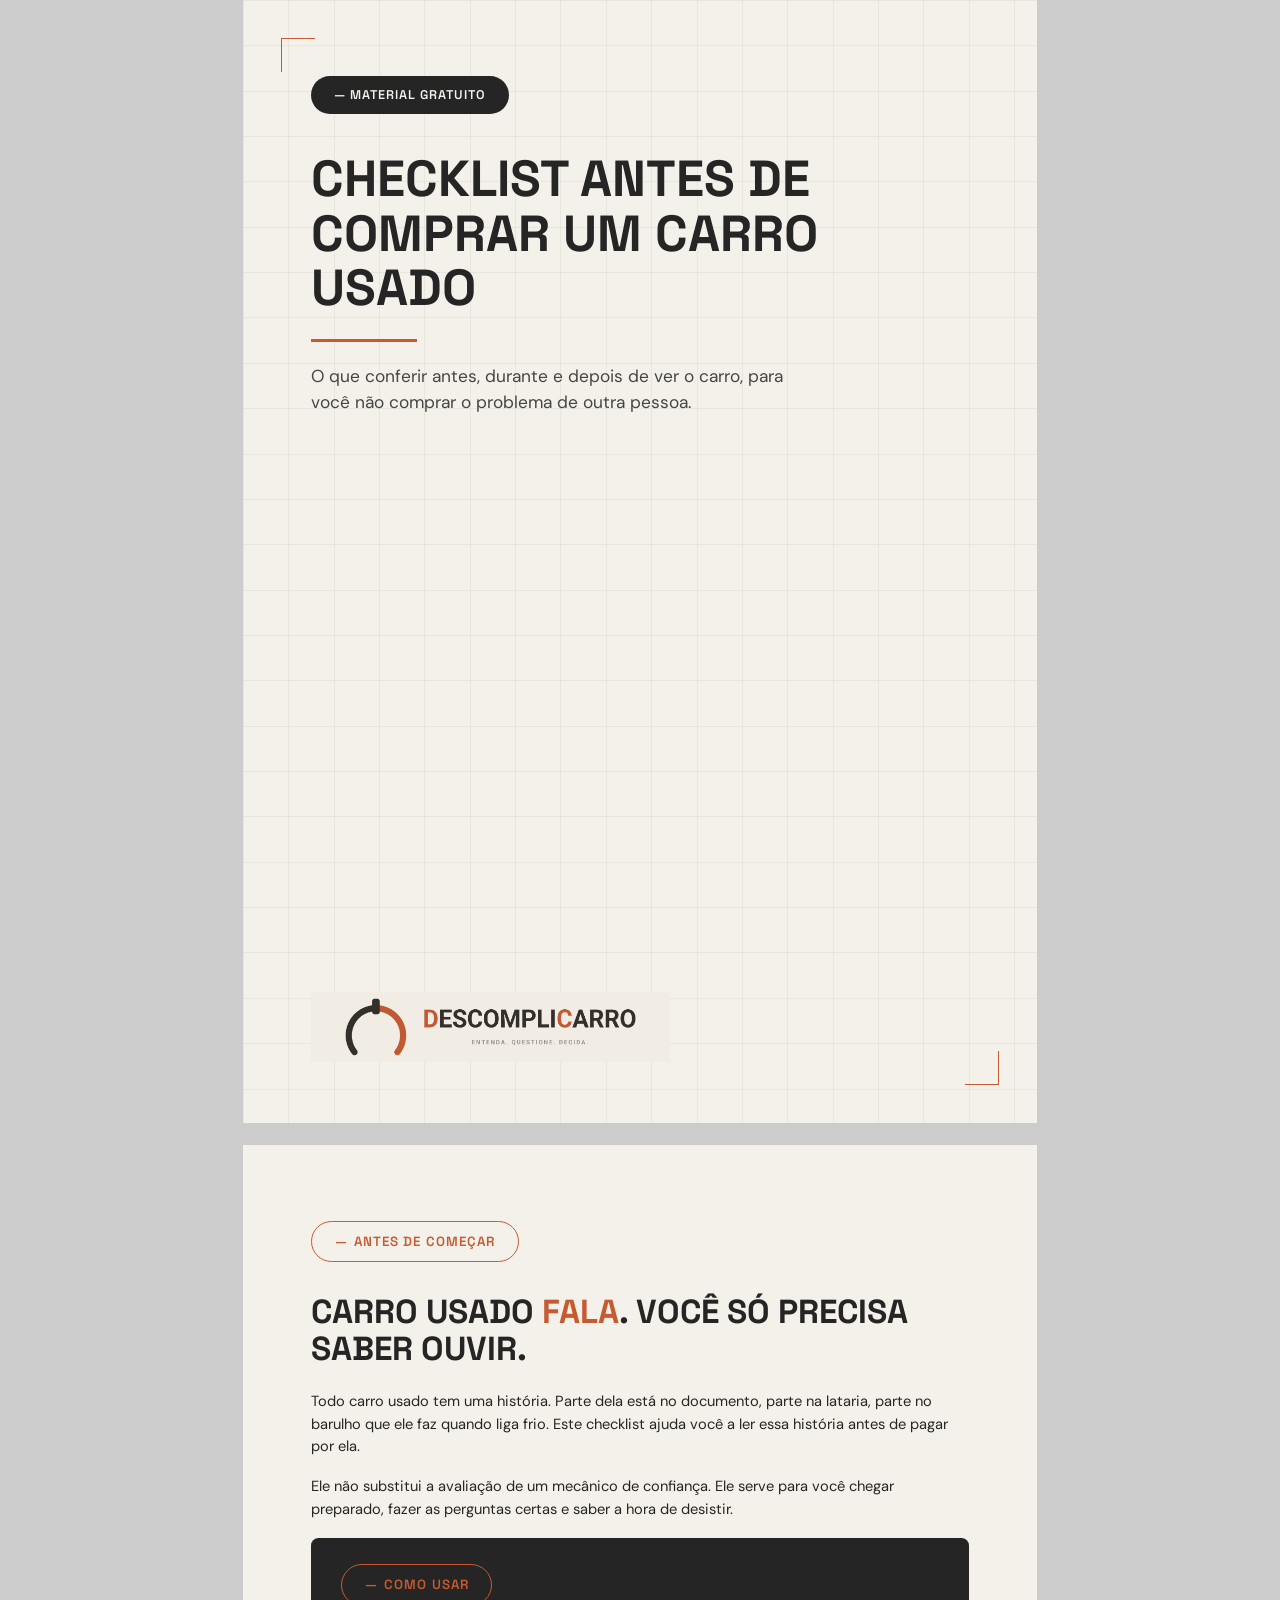
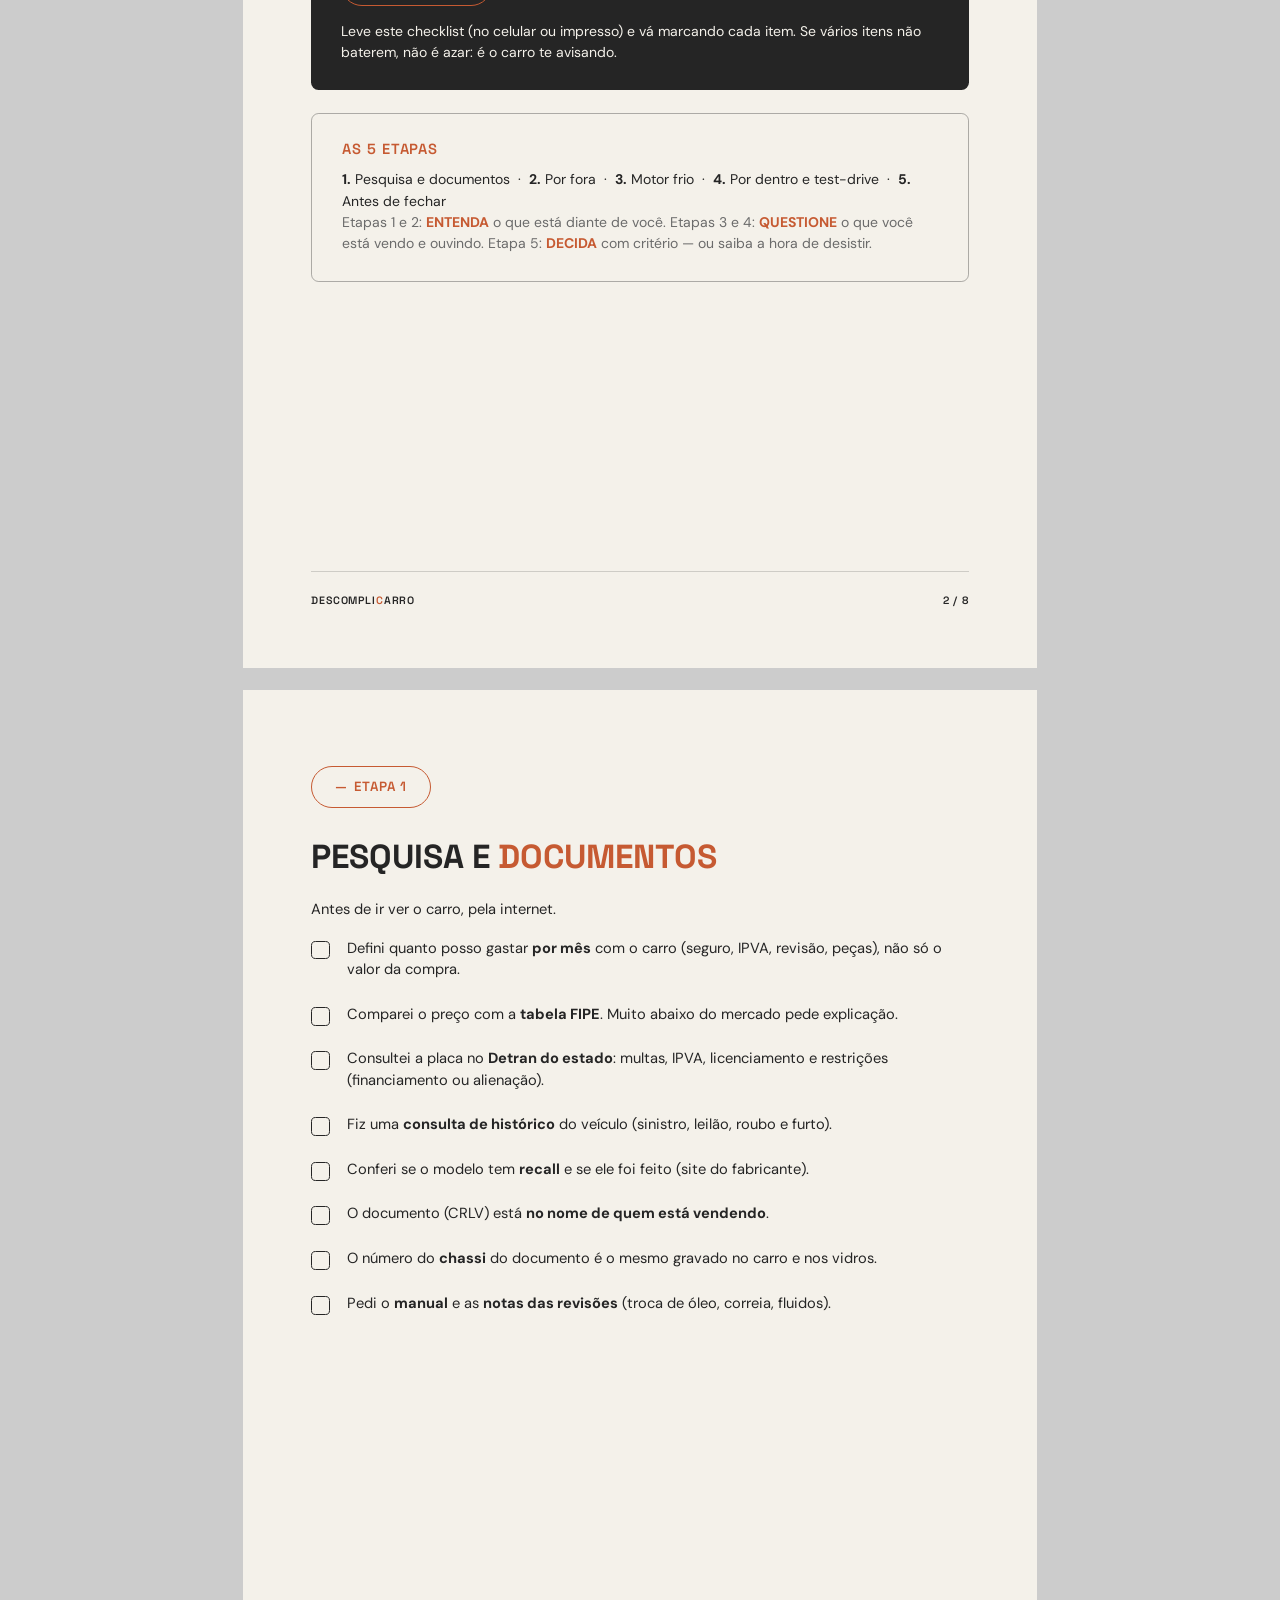
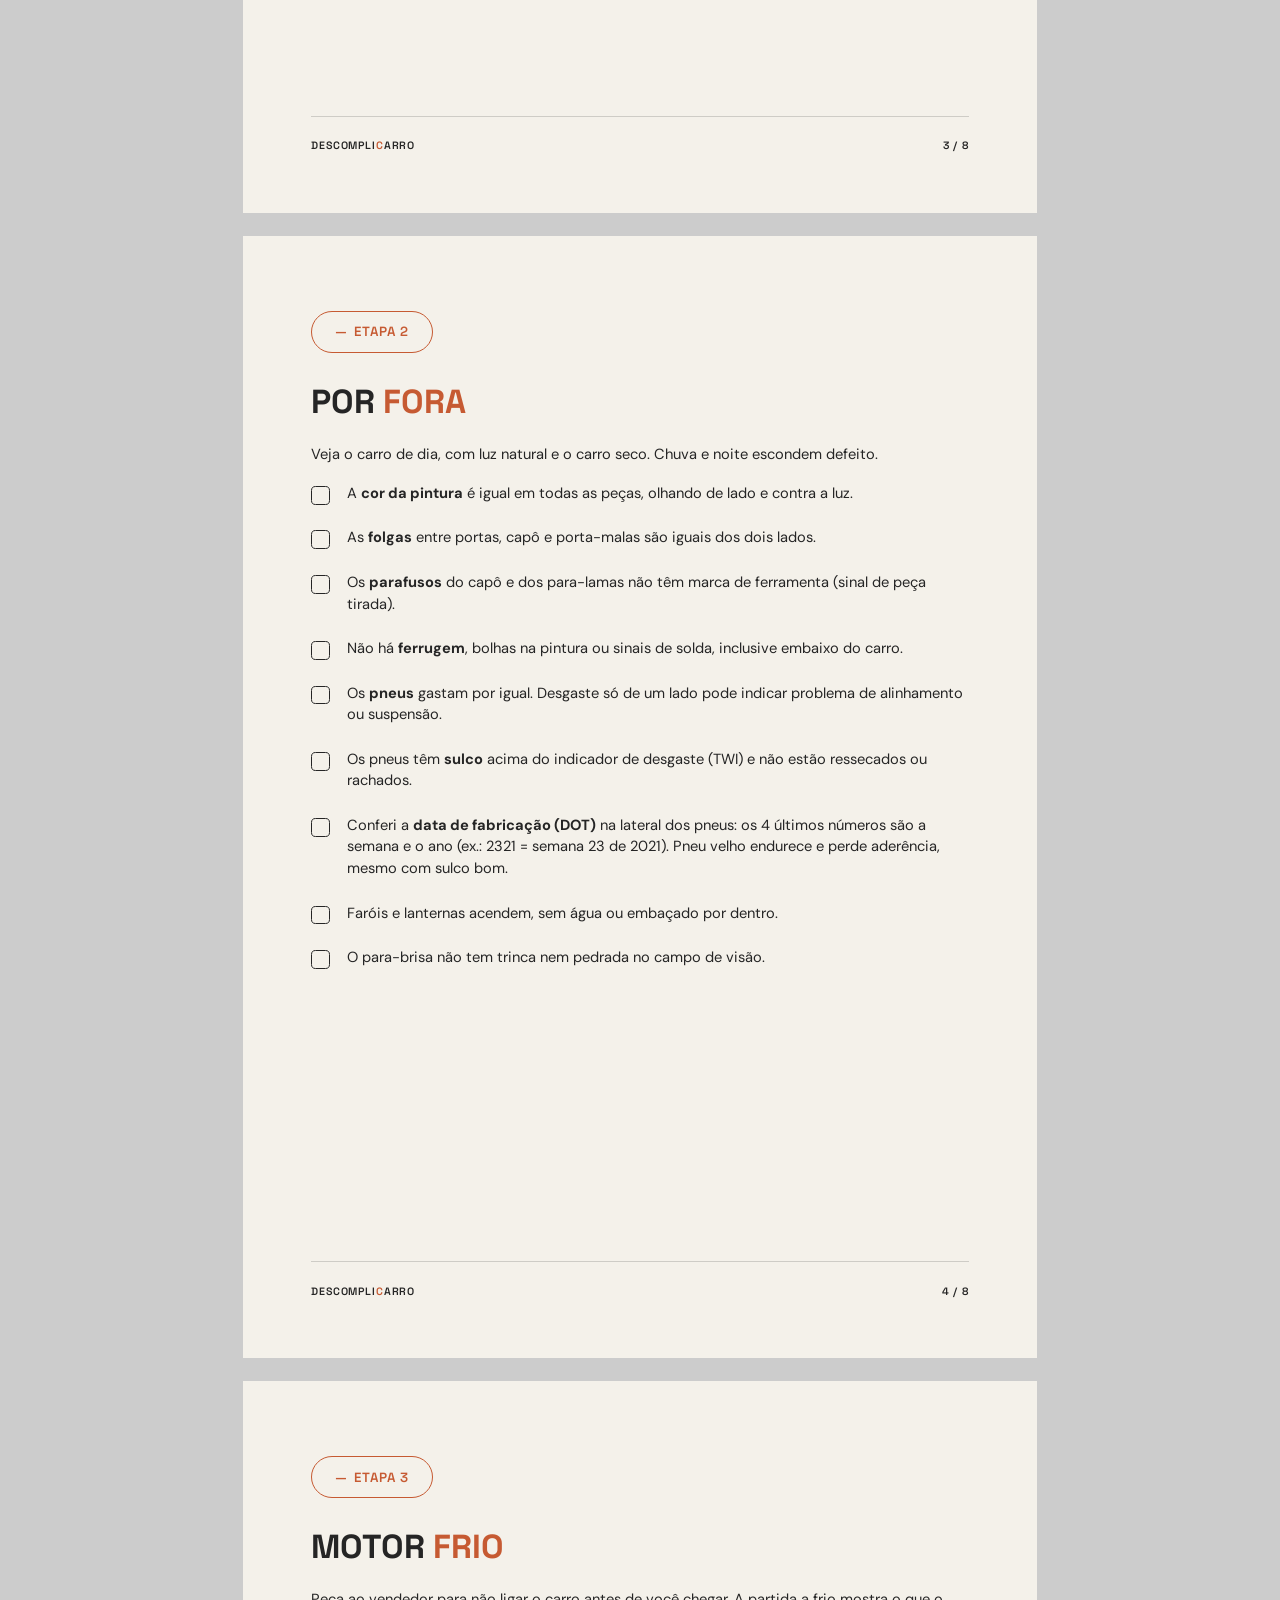
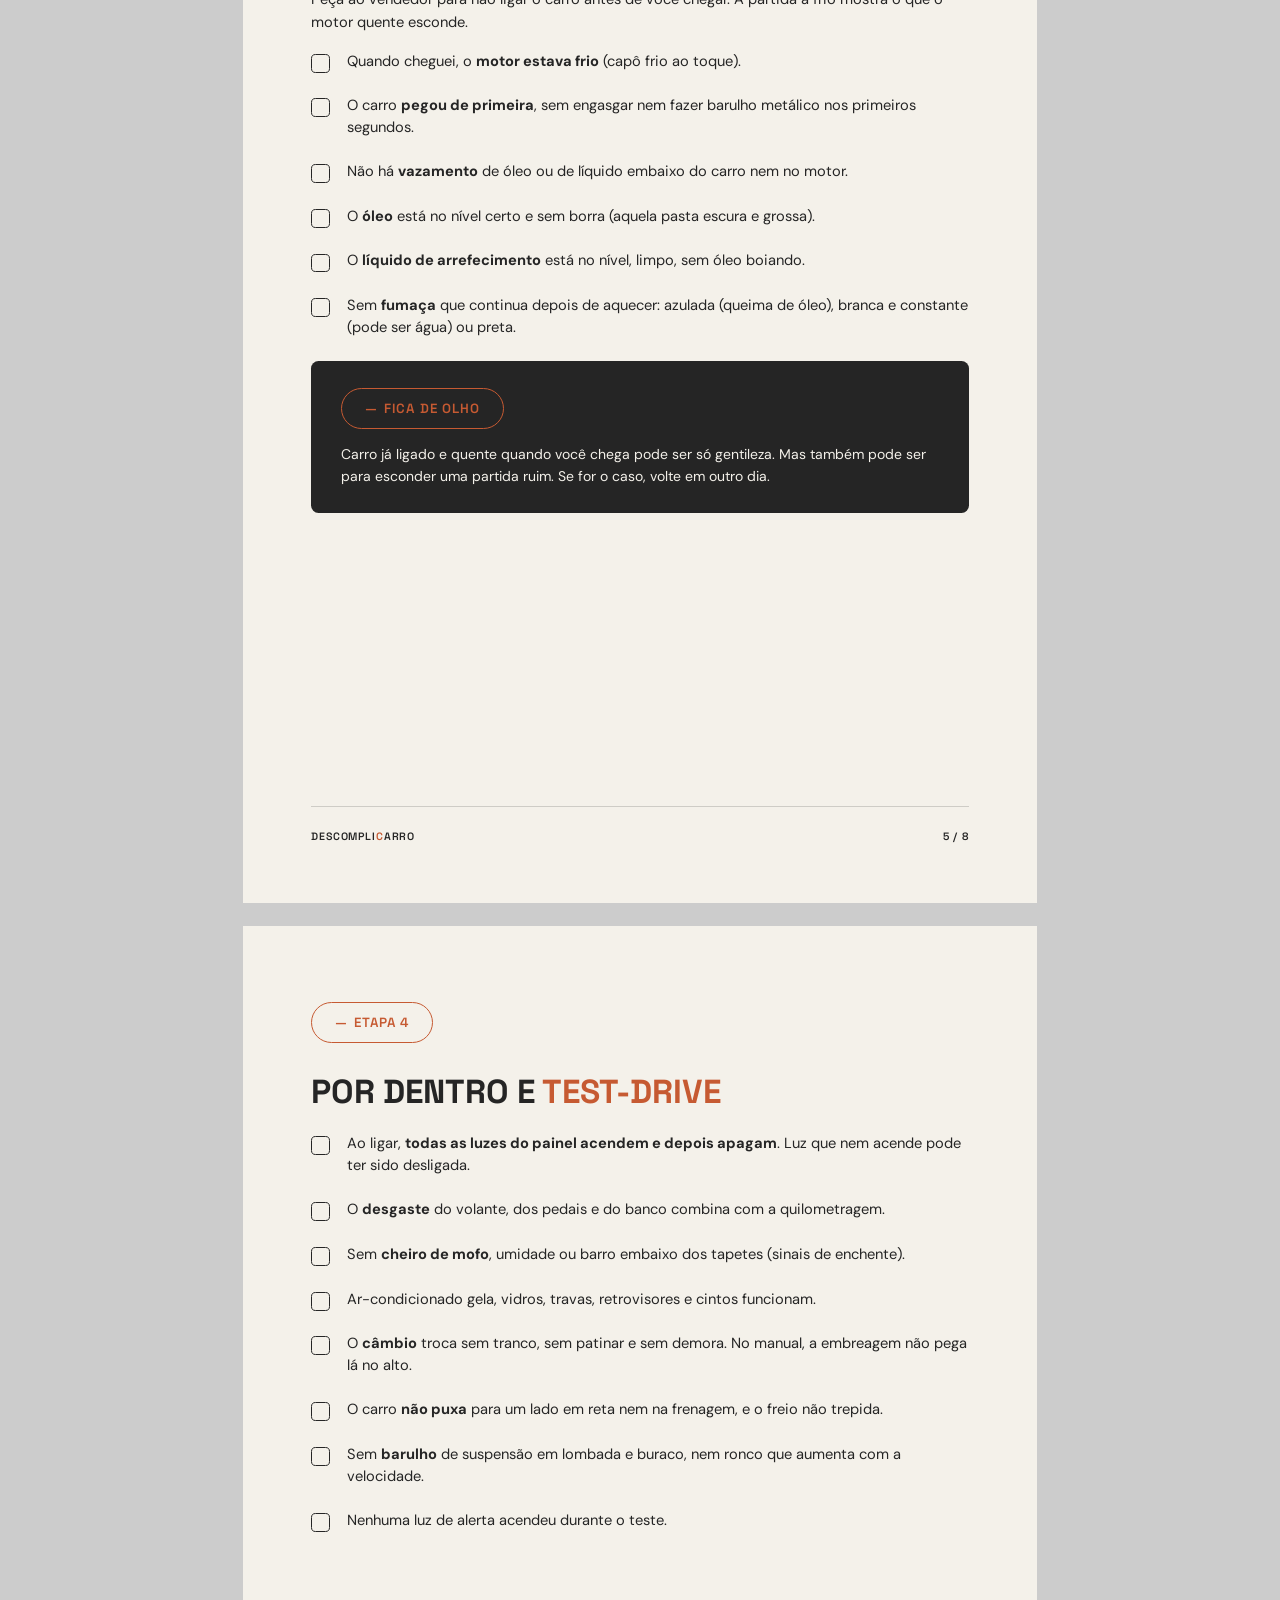
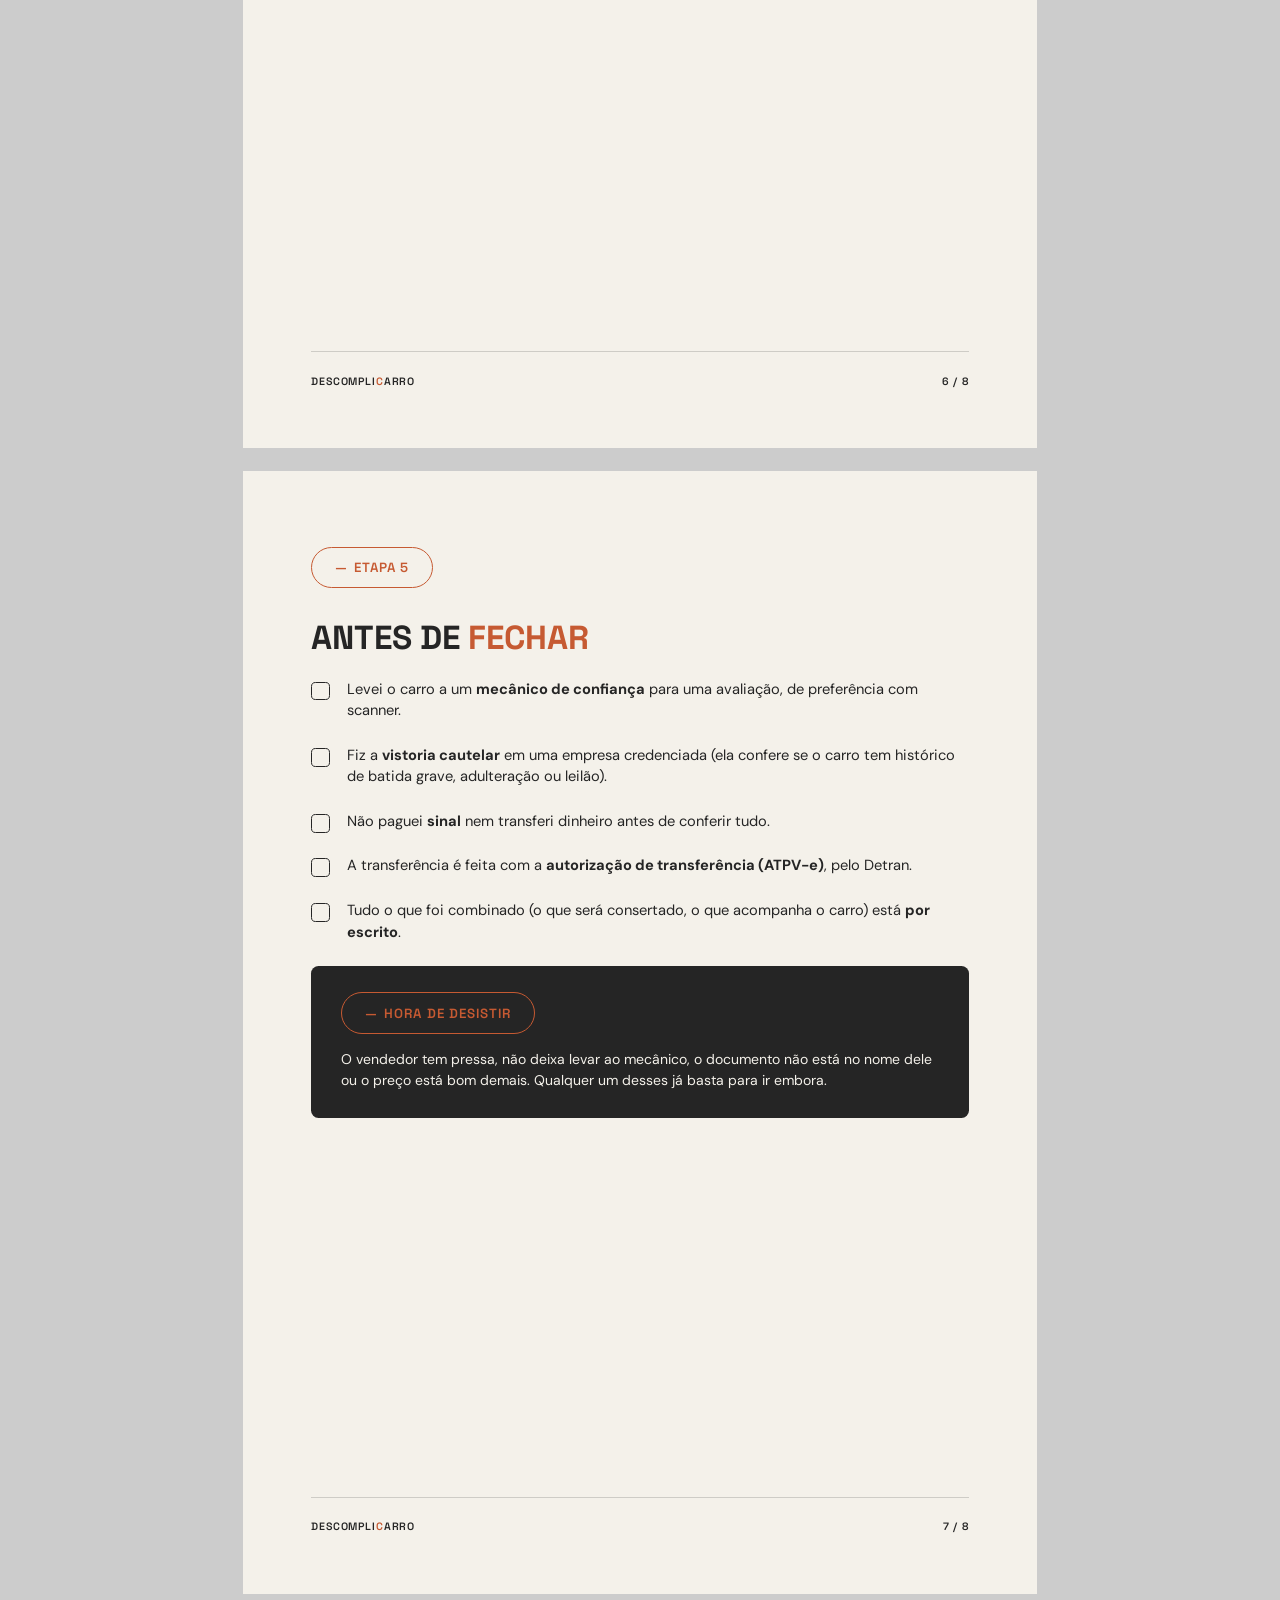
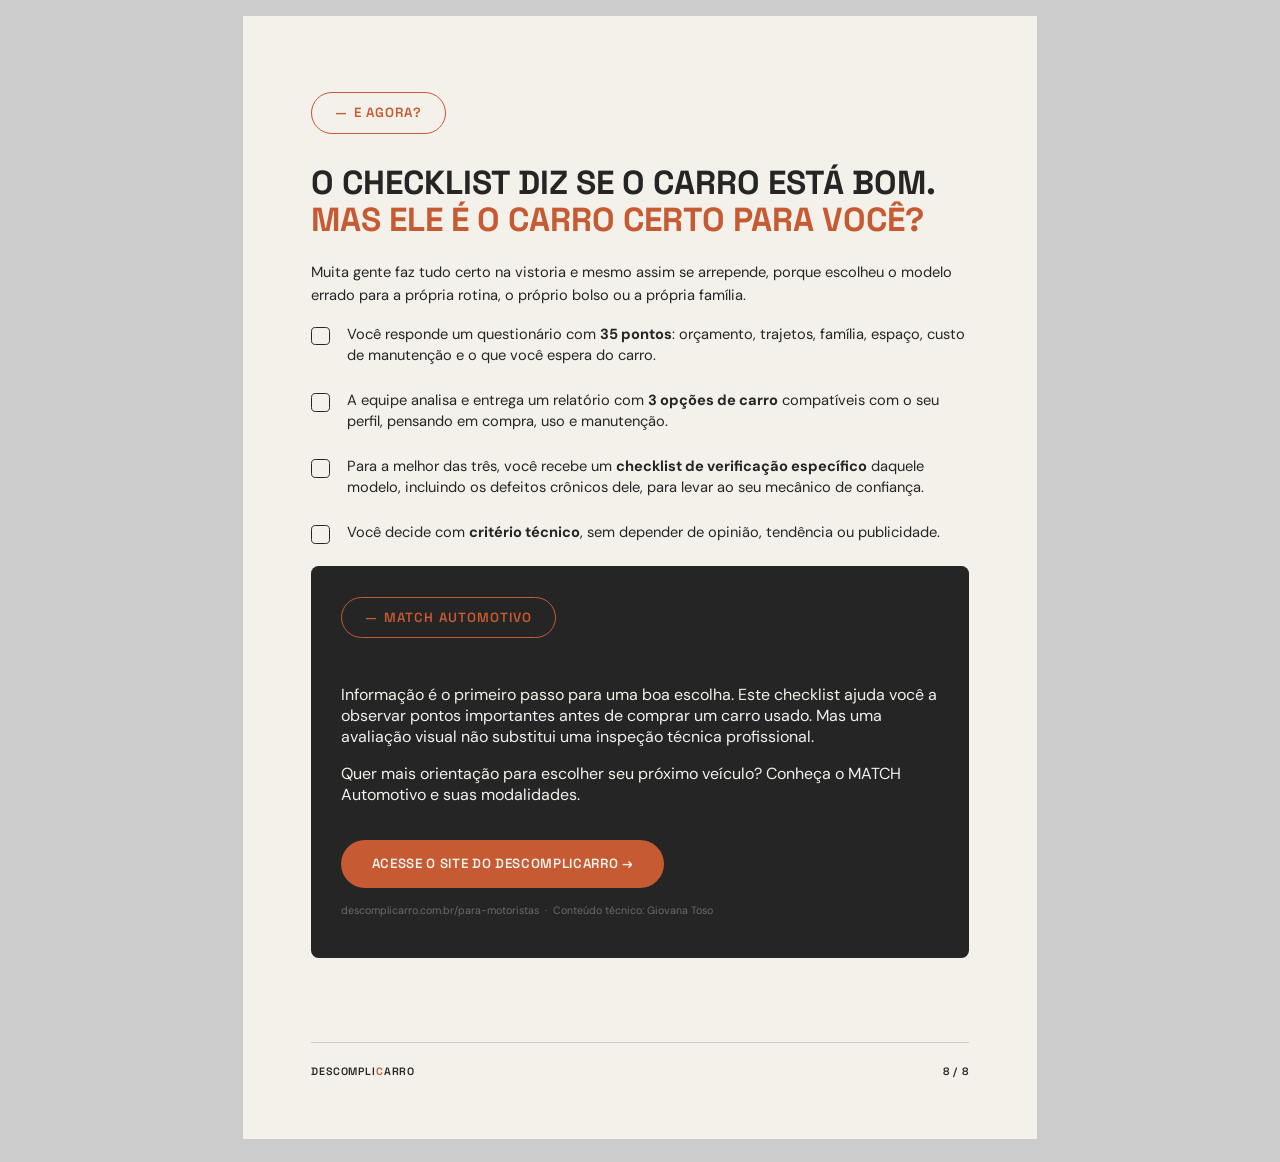
<file: materiais/checklist-gratuito/index.html>
<!doctype html>
<html lang="pt-BR">
<head>
<meta charset="utf-8" />
<title>Checklist Antes de Comprar um Carro Usado — DESCOMPLICARRO</title>
<link rel="preconnect" href="https://fonts.googleapis.com">
<link rel="preconnect" href="https://fonts.gstatic.com" crossorigin>
<link href="https://fonts.googleapis.com/css2?family=Space+Grotesk:wght@500;600;700&family=DM+Sans:wght@400;500;700&display=swap" rel="stylesheet">
<style>
  :root{
    --grafite:#252525;
    --offwhite:#F4F1EA;
    --laranja:#C65A32;
  }

  *{box-sizing:border-box;}
  html,body{margin:0;padding:0;}
  body{
    font-family:'DM Sans',Arial,sans-serif;
    color:var(--grafite);
    background:#ccc;
  }

  @page{ size:A4; margin:0; }

  .page{
    width:210mm;
    height:297mm;
    position:relative;
    overflow:hidden;
    background:var(--offwhite);
    page-break-after:always;
    margin:0 auto 6mm auto;
  }
  .page:last-child{ page-break-after:auto; }
  @media print{
    body{background:none;}
    .page{margin:0;}
  }

  .page-inner{
    position:relative;
    z-index:2;
    width:100%;
    height:100%;
    padding:20mm 18mm 16mm 18mm;
    display:flex;
    flex-direction:column;
  }

  /* ---------- grid técnico (textura de fundo, muito discreta) ---------- */
  .grid-textura{
    position:absolute; inset:0; z-index:1;
    background-image:
      repeating-linear-gradient(to right, rgba(37,37,37,0.055) 0 1px, transparent 1px 12mm),
      repeating-linear-gradient(to bottom, rgba(37,37,37,0.055) 0 1px, transparent 1px 12mm);
  }

  /* ---------- cantos técnicos (molduras incompletas) ---------- */
  .canto{ position:absolute; width:9mm; height:9mm; z-index:3; }
  .canto--tl{ top:10mm; left:10mm; border-top:1.4pt solid var(--laranja); border-left:1.4pt solid var(--laranja); }
  .canto--br{ bottom:10mm; right:10mm; border-bottom:1.4pt solid var(--laranja); border-right:1.4pt solid var(--laranja); }

  /* ---------- eyebrow / selo ---------- */
  .eyebrow{
    display:inline-flex; align-items:center; gap:6px;
    font-family:'Space Grotesk',sans-serif;
    font-weight:600;
    font-size:10pt;
    letter-spacing:0.08em;
    color:var(--laranja);
    border:1pt solid var(--laranja);
    border-radius:999px;
    padding:3mm 6mm;
    width:fit-content;
    margin-bottom:8mm;
  }
  .eyebrow::before{ content:"—"; }

  h1.titulo{
    font-family:'Space Grotesk',sans-serif;
    font-weight:700;
    font-size:25pt;
    line-height:1.12;
    margin:0 0 6mm 0;
    text-transform:uppercase;
  }
  h1.titulo .destaque{ color:var(--laranja); }

  p.texto{
    font-size:11pt;
    line-height:1.55;
    margin:0 0 4.5mm 0;
  }
  p.texto b{ font-weight:700; color:var(--grafite); }

  .assinatura{
    font-family:'Space Grotesk',sans-serif;
    font-weight:700;
    font-size:12pt;
    letter-spacing:0.02em;
  }
  .assinatura .c{ color:var(--laranja); }
  .tagline{
    font-family:'DM Sans',sans-serif;
    font-weight:500;
    font-size:8.5pt;
    letter-spacing:0.14em;
    color:#6b6b6b;
    margin-top:1.5mm;
  }

  /* ---------- rodapé interno ---------- */
  .rodape{
    margin-top:auto;
    display:flex;
    justify-content:space-between;
    align-items:center;
    padding-top:6mm;
    border-top:0.75pt solid rgba(37,37,37,0.18);
    font-family:'Space Grotesk',sans-serif;
    font-weight:600;
    font-size:8pt;
    letter-spacing:0.08em;
    color:var(--grafite);
  }
  .rodape .marca{ color:var(--grafite); }
  .rodape .marca .c{ color:var(--laranja); }

  /* ---------- checklist ---------- */
  .item{
    display:flex;
    align-items:flex-start;
    gap:4.5mm;
    margin-bottom:6mm;
  }
  .check{
    flex:0 0 auto;
    width:5mm; height:5mm;
    margin-top:0.8mm;
    border:1.4pt solid var(--grafite);
    border-radius:1.2mm;
  }
  .item p{ margin:0; font-size:11pt; line-height:1.48; }
  .item p b{ font-weight:700; }

  /* ---------- caixas ---------- */
  .caixa{
    border-radius:2mm;
    padding:7mm 8mm;
    margin-bottom:6mm;
  }
  .caixa--contorno{
    background:transparent;
    border:1pt solid rgba(37,37,37,0.35);
  }
  .caixa--escura{
    background:var(--grafite);
    color:var(--offwhite);
    position:relative;
  }
  .caixa--escura .eyebrow{ color:var(--laranja); border-color:var(--laranja); margin-bottom:4mm; }
  .caixa h3{
    font-family:'Space Grotesk',sans-serif;
    font-weight:600;
    font-size:11pt;
    letter-spacing:0.06em;
    margin:0 0 3mm 0;
    color:var(--laranja);
  }
  .caixa p{ margin:0; font-size:10.5pt; line-height:1.52; }
  .caixa--escura p{ color:var(--offwhite); }

  .linha-medida{
    display:flex; align-items:center; gap:6px;
    width:28mm; height:2pt; background:var(--laranja);
    margin-bottom:6mm;
  }

  .etapas-lista{ font-size:10.5pt; line-height:1.7; }
  .etapas-lista b{ color:var(--grafite); }

  .tripe-linha{
    font-size:9pt;
    color:#6b6b6b;
    line-height:1.55;
    margin-top:5mm;
  }
  .tripe-linha b{ color:var(--laranja); font-weight:700; }

  /* ---------- capa ---------- */
  .capa{ justify-content:space-between; align-items:flex-start; }
  .capa-badge{
    display:inline-flex; align-items:center; gap:5px;
    font-family:'Space Grotesk',sans-serif; font-weight:600;
    font-size:9.5pt; letter-spacing:0.08em;
    color:var(--offwhite); background:var(--grafite);
    border-radius:999px; padding:3mm 6mm;
  }
  .capa-titulo{
    font-family:'Space Grotesk',sans-serif;
    font-weight:700;
    font-size:38pt;
    line-height:1.08;
    margin:10mm 0 6mm 0;
    text-transform:uppercase;
  }
  .capa-subtitulo{
    font-size:13pt;
    line-height:1.5;
    max-width:130mm;
    color:#454545;
  }
  .capa-logo{ width:95mm; height:auto; display:block; }
  .capa-rodape{
    display:flex; flex-direction:column; align-items:flex-start; gap:8mm;
  }

  /* ---------- fechamento ---------- */
  .cta-box{
    background:var(--grafite);
    color:var(--offwhite);
    border-radius:2mm;
    padding:8mm;
    position:relative;
  }
  .cta-box h3{ color:var(--laranja); }
  .cta-botao{
    display:inline-block;
    margin-top:5mm;
    background:var(--laranja);
    color:var(--offwhite);
    font-family:'Space Grotesk',sans-serif;
    font-weight:600;
    font-size:10pt;
    letter-spacing:0.05em;
    text-decoration:none;
    padding:4mm 8mm;
    border-radius:999px;
  }
  .credito{
    font-size:8pt;
    color:#6b6b6b;
    margin-top:4mm;
  }
</style>
</head>
<body>

<!-- ======================= PÁGINA 1 — CAPA ======================= -->
<section class="page">
  <div class="grid-textura"></div>
  <div class="canto canto--tl"></div>
  <div class="canto canto--br"></div>
  <div class="page-inner capa">
    <div>
      <span class="capa-badge">— MATERIAL GRATUITO</span>
      <h1 class="capa-titulo">Checklist antes de<br>comprar um carro<br>usado</h1>
      <div class="linha-medida"></div>
      <p class="capa-subtitulo">O que conferir antes, durante e depois de ver o carro, para você não comprar o problema de outra pessoa.</p>
    </div>
    <div class="capa-rodape">
      <img class="capa-logo" src="assets/images/logo-lockup.png" alt="DESCOMPLICARRO — Entenda. Questione. Decida." />
    </div>
  </div>
</section>

<!-- ======================= PÁGINA 2 — ANTES DE COMEÇAR ======================= -->
<section class="page">
  <div class="page-inner">
    <span class="eyebrow">ANTES DE COMEÇAR</span>
    <h1 class="titulo">Carro usado <span class="destaque">fala</span>. Você só precisa saber ouvir.</h1>
    <p class="texto">Todo carro usado tem uma história. Parte dela está no documento, parte na lataria, parte no barulho que ele faz quando liga frio. Este checklist ajuda você a ler essa história antes de pagar por ela.</p>
    <p class="texto">Ele não substitui a avaliação de um mecânico de confiança. Ele serve para você chegar preparado, fazer as perguntas certas e saber a hora de desistir.</p>

    <div class="caixa caixa--escura">
      <span class="eyebrow">COMO USAR</span>
      <p>Leve este checklist (no celular ou impresso) e vá marcando cada item. Se vários itens não baterem, não é azar: é o carro te avisando.</p>
    </div>

    <div class="caixa caixa--contorno">
      <h3>AS 5 ETAPAS</h3>
      <p class="etapas-lista"><b>1.</b> Pesquisa e documentos &nbsp;·&nbsp; <b>2.</b> Por fora &nbsp;·&nbsp; <b>3.</b> Motor frio &nbsp;·&nbsp; <b>4.</b> Por dentro e test-drive &nbsp;·&nbsp; <b>5.</b> Antes de fechar</p>
      <p class="tripe-linha">Etapas 1 e 2: <b>ENTENDA</b> o que está diante de você. Etapas 3 e 4: <b>QUESTIONE</b> o que você está vendo e ouvindo. Etapa 5: <b>DECIDA</b> com critério — ou saiba a hora de desistir.</p>
    </div>

    <div class="rodape">
      <span class="marca">DESCOMPLI<span class="c">C</span>ARRO</span>
      <span>2 / 8</span>
    </div>
  </div>
</section>

<!-- ======================= PÁGINA 3 — ETAPA 1 ======================= -->
<section class="page">
  <div class="page-inner">
    <span class="eyebrow">ETAPA 1</span>
    <h1 class="titulo">Pesquisa e <span class="destaque">documentos</span></h1>
    <p class="texto">Antes de ir ver o carro, pela internet.</p>

    <div class="item"><div class="check"></div><p>Defini quanto posso gastar <b>por mês</b> com o carro (seguro, IPVA, revisão, peças), não só o valor da compra.</p></div>
    <div class="item"><div class="check"></div><p>Comparei o preço com a <b>tabela FIPE</b>. Muito abaixo do mercado pede explicação.</p></div>
    <div class="item"><div class="check"></div><p>Consultei a placa no <b>Detran do estado</b>: multas, IPVA, licenciamento e restrições (financiamento ou alienação).</p></div>
    <div class="item"><div class="check"></div><p>Fiz uma <b>consulta de histórico</b> do veículo (sinistro, leilão, roubo e furto).</p></div>
    <div class="item"><div class="check"></div><p>Conferi se o modelo tem <b>recall</b> e se ele foi feito (site do fabricante).</p></div>
    <div class="item"><div class="check"></div><p>O documento (CRLV) está <b>no nome de quem está vendendo</b>.</p></div>
    <div class="item"><div class="check"></div><p>O número do <b>chassi</b> do documento é o mesmo gravado no carro e nos vidros.</p></div>
    <div class="item"><div class="check"></div><p>Pedi o <b>manual</b> e as <b>notas das revisões</b> (troca de óleo, correia, fluidos).</p></div>

    <div class="rodape">
      <span class="marca">DESCOMPLI<span class="c">C</span>ARRO</span>
      <span>3 / 8</span>
    </div>
  </div>
</section>

<!-- ======================= PÁGINA 4 — ETAPA 2 ======================= -->
<section class="page">
  <div class="page-inner">
    <span class="eyebrow">ETAPA 2</span>
    <h1 class="titulo">Por <span class="destaque">fora</span></h1>
    <p class="texto">Veja o carro de dia, com luz natural e o carro seco. Chuva e noite escondem defeito.</p>

    <div class="item"><div class="check"></div><p>A <b>cor da pintura</b> é igual em todas as peças, olhando de lado e contra a luz.</p></div>
    <div class="item"><div class="check"></div><p>As <b>folgas</b> entre portas, capô e porta-malas são iguais dos dois lados.</p></div>
    <div class="item"><div class="check"></div><p>Os <b>parafusos</b> do capô e dos para-lamas não têm marca de ferramenta (sinal de peça tirada).</p></div>
    <div class="item"><div class="check"></div><p>Não há <b>ferrugem</b>, bolhas na pintura ou sinais de solda, inclusive embaixo do carro.</p></div>
    <div class="item"><div class="check"></div><p>Os <b>pneus</b> gastam por igual. Desgaste só de um lado pode indicar problema de alinhamento ou suspensão.</p></div>
    <div class="item"><div class="check"></div><p>Os pneus têm <b>sulco</b> acima do indicador de desgaste (TWI) e não estão ressecados ou rachados.</p></div>
    <div class="item"><div class="check"></div><p>Conferi a <b>data de fabricação (DOT)</b> na lateral dos pneus: os 4 últimos números são a semana e o ano (ex.: 2321 = semana 23 de 2021). Pneu velho endurece e perde aderência, mesmo com sulco bom.</p></div>
    <div class="item"><div class="check"></div><p>Faróis e lanternas acendem, sem água ou embaçado por dentro.</p></div>
    <div class="item"><div class="check"></div><p>O para-brisa não tem trinca nem pedrada no campo de visão.</p></div>

    <div class="rodape">
      <span class="marca">DESCOMPLI<span class="c">C</span>ARRO</span>
      <span>4 / 8</span>
    </div>
  </div>
</section>

<!-- ======================= PÁGINA 5 — ETAPA 3 ======================= -->
<section class="page">
  <div class="page-inner">
    <span class="eyebrow">ETAPA 3</span>
    <h1 class="titulo">Motor <span class="destaque">frio</span></h1>
    <p class="texto">Peça ao vendedor para não ligar o carro antes de você chegar. A partida a frio mostra o que o motor quente esconde.</p>

    <div class="item"><div class="check"></div><p>Quando cheguei, o <b>motor estava frio</b> (capô frio ao toque).</p></div>
    <div class="item"><div class="check"></div><p>O carro <b>pegou de primeira</b>, sem engasgar nem fazer barulho metálico nos primeiros segundos.</p></div>
    <div class="item"><div class="check"></div><p>Não há <b>vazamento</b> de óleo ou de líquido embaixo do carro nem no motor.</p></div>
    <div class="item"><div class="check"></div><p>O <b>óleo</b> está no nível certo e sem borra (aquela pasta escura e grossa).</p></div>
    <div class="item"><div class="check"></div><p>O <b>líquido de arrefecimento</b> está no nível, limpo, sem óleo boiando.</p></div>
    <div class="item"><div class="check"></div><p>Sem <b>fumaça</b> que continua depois de aquecer: azulada (queima de óleo), branca e constante (pode ser água) ou preta.</p></div>

    <div class="caixa caixa--escura">
      <span class="eyebrow">FICA DE OLHO</span>
      <p>Carro já ligado e quente quando você chega pode ser só gentileza. Mas também pode ser para esconder uma partida ruim. Se for o caso, volte em outro dia.</p>
    </div>

    <div class="rodape">
      <span class="marca">DESCOMPLI<span class="c">C</span>ARRO</span>
      <span>5 / 8</span>
    </div>
  </div>
</section>

<!-- ======================= PÁGINA 6 — ETAPA 4 ======================= -->
<section class="page">
  <div class="page-inner">
    <span class="eyebrow">ETAPA 4</span>
    <h1 class="titulo">Por dentro e <span class="destaque">test-drive</span></h1>

    <div class="item"><div class="check"></div><p>Ao ligar, <b>todas as luzes do painel acendem e depois apagam</b>. Luz que nem acende pode ter sido desligada.</p></div>
    <div class="item"><div class="check"></div><p>O <b>desgaste</b> do volante, dos pedais e do banco combina com a quilometragem.</p></div>
    <div class="item"><div class="check"></div><p>Sem <b>cheiro de mofo</b>, umidade ou barro embaixo dos tapetes (sinais de enchente).</p></div>
    <div class="item"><div class="check"></div><p>Ar-condicionado gela, vidros, travas, retrovisores e cintos funcionam.</p></div>
    <div class="item"><div class="check"></div><p>O <b>câmbio</b> troca sem tranco, sem patinar e sem demora. No manual, a embreagem não pega lá no alto.</p></div>
    <div class="item"><div class="check"></div><p>O carro <b>não puxa</b> para um lado em reta nem na frenagem, e o freio não trepida.</p></div>
    <div class="item"><div class="check"></div><p>Sem <b>barulho</b> de suspensão em lombada e buraco, nem ronco que aumenta com a velocidade.</p></div>
    <div class="item"><div class="check"></div><p>Nenhuma luz de alerta acendeu durante o teste.</p></div>

    <div class="rodape">
      <span class="marca">DESCOMPLI<span class="c">C</span>ARRO</span>
      <span>6 / 8</span>
    </div>
  </div>
</section>

<!-- ======================= PÁGINA 7 — ETAPA 5 ======================= -->
<section class="page">
  <div class="page-inner">
    <span class="eyebrow">ETAPA 5</span>
    <h1 class="titulo">Antes de <span class="destaque">fechar</span></h1>

    <div class="item"><div class="check"></div><p>Levei o carro a um <b>mecânico de confiança</b> para uma avaliação, de preferência com scanner.</p></div>
    <div class="item"><div class="check"></div><p>Fiz a <b>vistoria cautelar</b> em uma empresa credenciada (ela confere se o carro tem histórico de batida grave, adulteração ou leilão).</p></div>
    <div class="item"><div class="check"></div><p>Não paguei <b>sinal</b> nem transferi dinheiro antes de conferir tudo.</p></div>
    <div class="item"><div class="check"></div><p>A transferência é feita com a <b>autorização de transferência (ATPV-e)</b>, pelo Detran.</p></div>
    <div class="item"><div class="check"></div><p>Tudo o que foi combinado (o que será consertado, o que acompanha o carro) está <b>por escrito</b>.</p></div>

    <div class="caixa caixa--escura">
      <span class="eyebrow">HORA DE DESISTIR</span>
      <p>O vendedor tem pressa, não deixa levar ao mecânico, o documento não está no nome dele ou o preço está bom demais. Qualquer um desses já basta para ir embora.</p>
    </div>

    <div class="rodape">
      <span class="marca">DESCOMPLI<span class="c">C</span>ARRO</span>
      <span>7 / 8</span>
    </div>
  </div>
</section>

<!-- ======================= PÁGINA 8 — E AGORA? ======================= -->
<section class="page">
  <div class="page-inner">
    <span class="eyebrow">E AGORA?</span>
    <h1 class="titulo">O checklist diz se o carro está bom. <span class="destaque">Mas ele é o carro certo para você?</span></h1>
    <p class="texto">Muita gente faz tudo certo na vistoria e mesmo assim se arrepende, porque escolheu o modelo errado para a própria rotina, o próprio bolso ou a própria família.</p>

    <div class="item"><div class="check"></div><p>Você responde um questionário com <b>35 pontos</b>: orçamento, trajetos, família, espaço, custo de manutenção e o que você espera do carro.</p></div>
    <div class="item"><div class="check"></div><p>A equipe analisa e entrega um relatório com <b>3 opções de carro</b> compatíveis com o seu perfil, pensando em compra, uso e manutenção.</p></div>
    <div class="item"><div class="check"></div><p>Para a melhor das três, você recebe um <b>checklist de verificação específico</b> daquele modelo, incluindo os defeitos crônicos dele, para levar ao seu mecânico de confiança.</p></div>
    <div class="item"><div class="check"></div><p>Você decide com <b>critério técnico</b>, sem depender de opinião, tendência ou publicidade.</p></div>

    <div class="cta-box">
      <span class="eyebrow">MATCH AUTOMOTIVO</span>
      <p>Informação é o primeiro passo para uma boa escolha. Este checklist ajuda você a observar pontos importantes antes de comprar um carro usado. Mas uma avaliação visual não substitui uma inspeção técnica profissional.</p>
      <p style="margin-top:4mm;">Quer mais orientação para escolher seu próximo veículo? Conheça o MATCH Automotivo e suas modalidades.</p>
      <a class="cta-botao" href="https://descomplicarro.com.br/para-motoristas">ACESSE O SITE DO DESCOMPLICARRO →</a>
      <p class="credito">descomplicarro.com.br/para-motoristas &nbsp;·&nbsp; Conteúdo técnico: Giovana Toso</p>
    </div>

    <div class="rodape">
      <span class="marca">DESCOMPLI<span class="c">C</span>ARRO</span>
      <span>8 / 8</span>
    </div>
  </div>
</section>

</body>
</html>
</file>
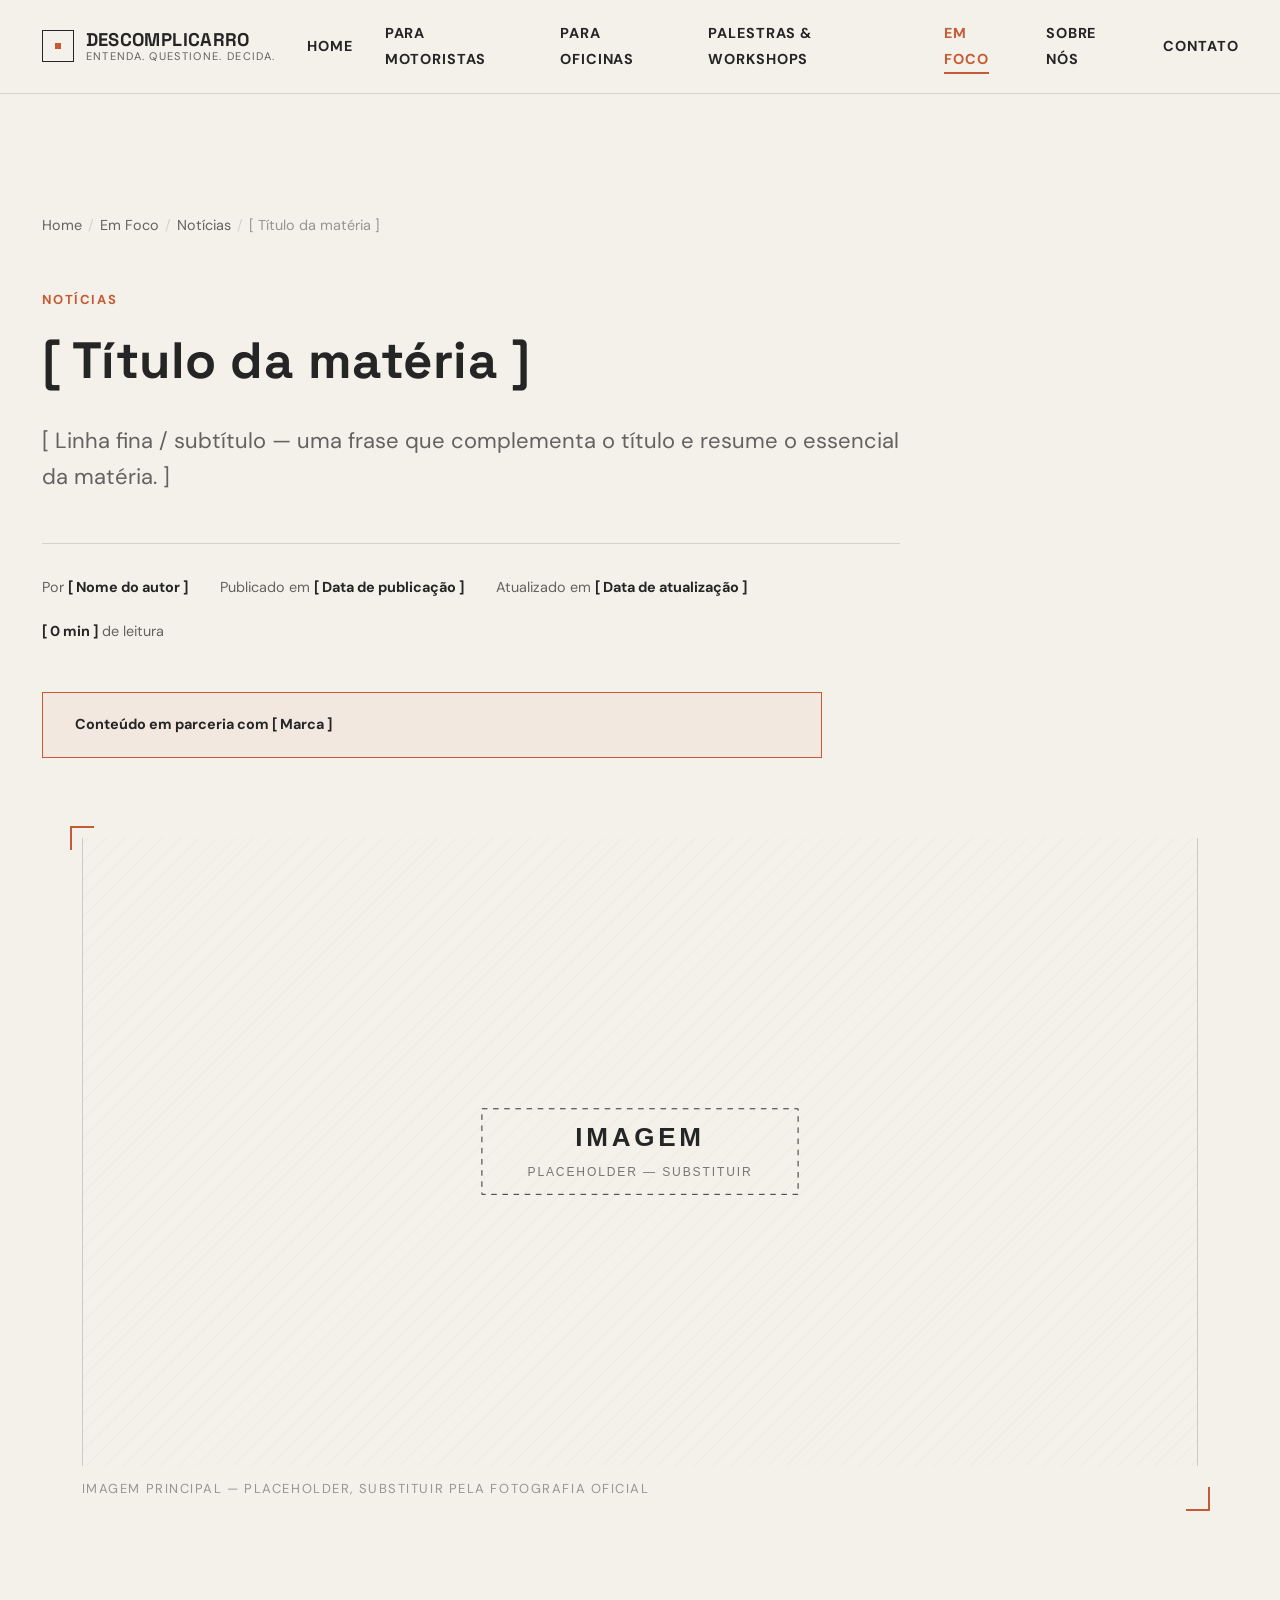
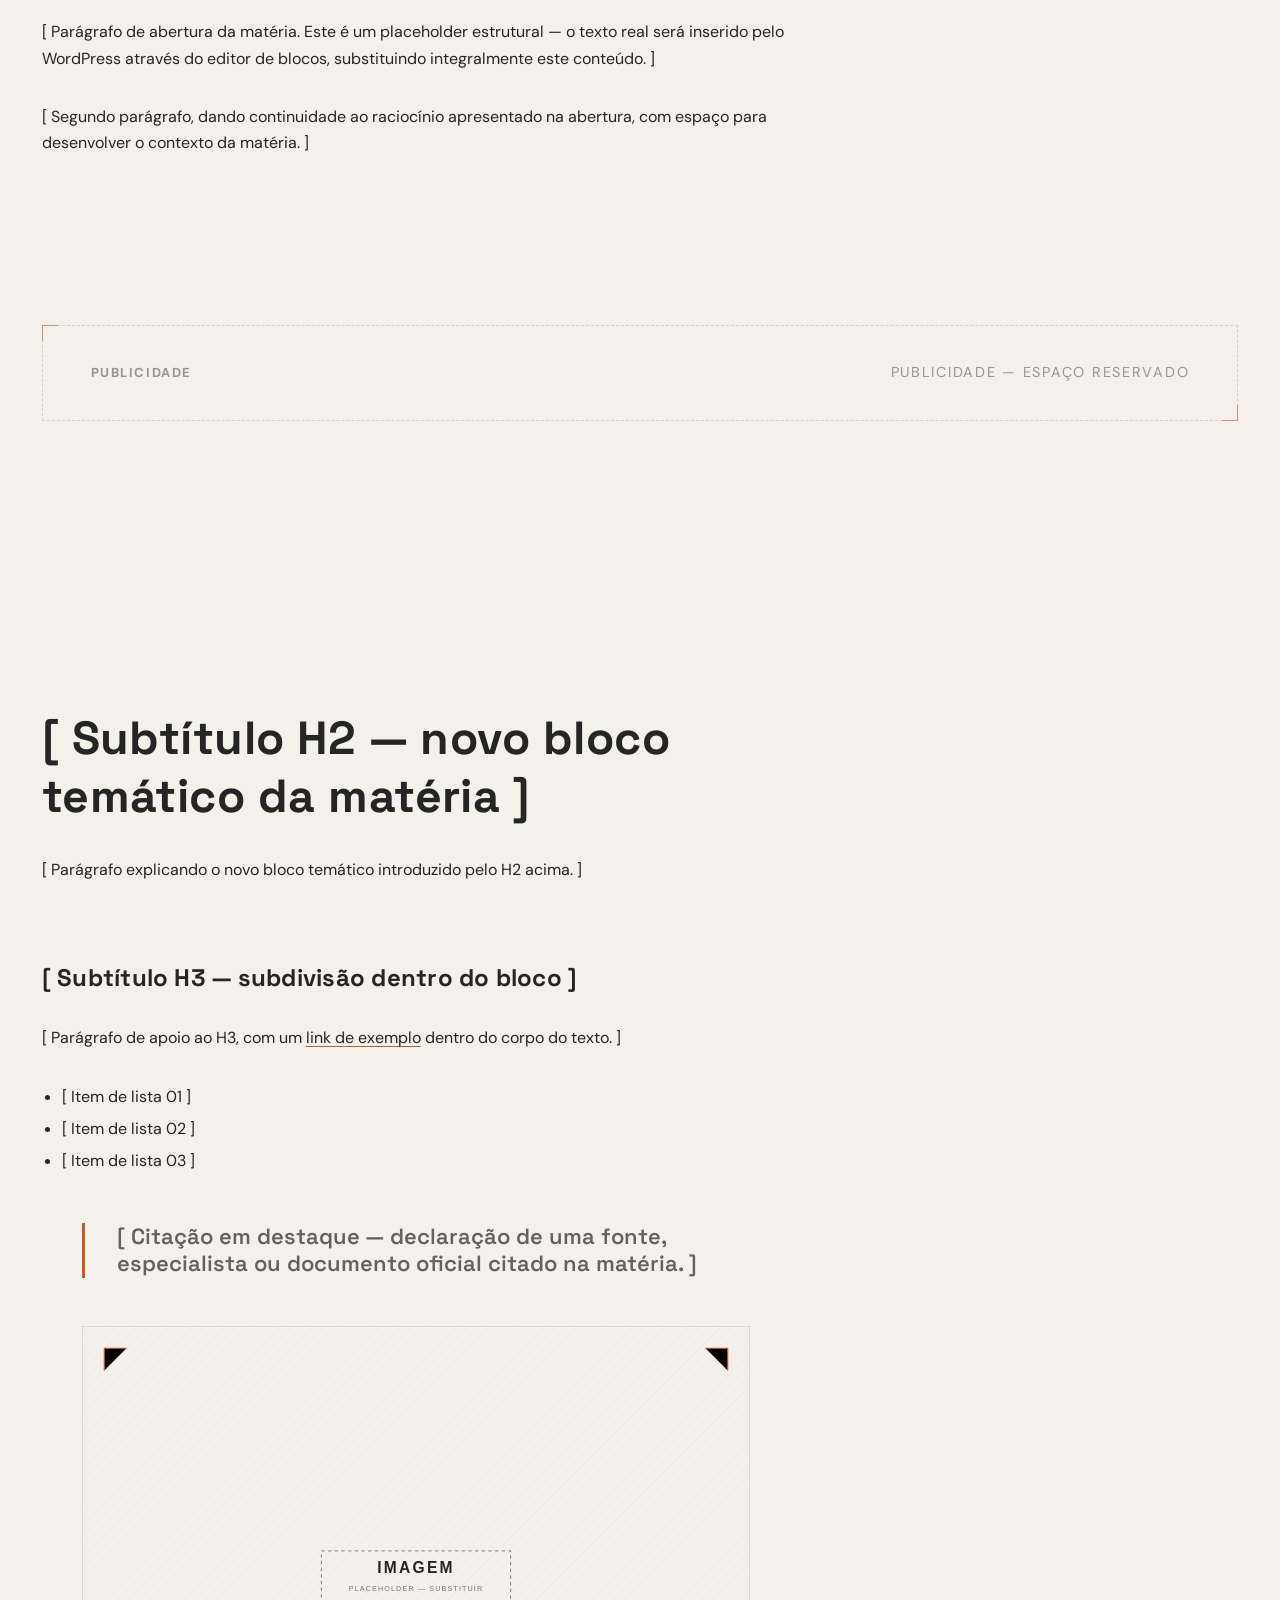
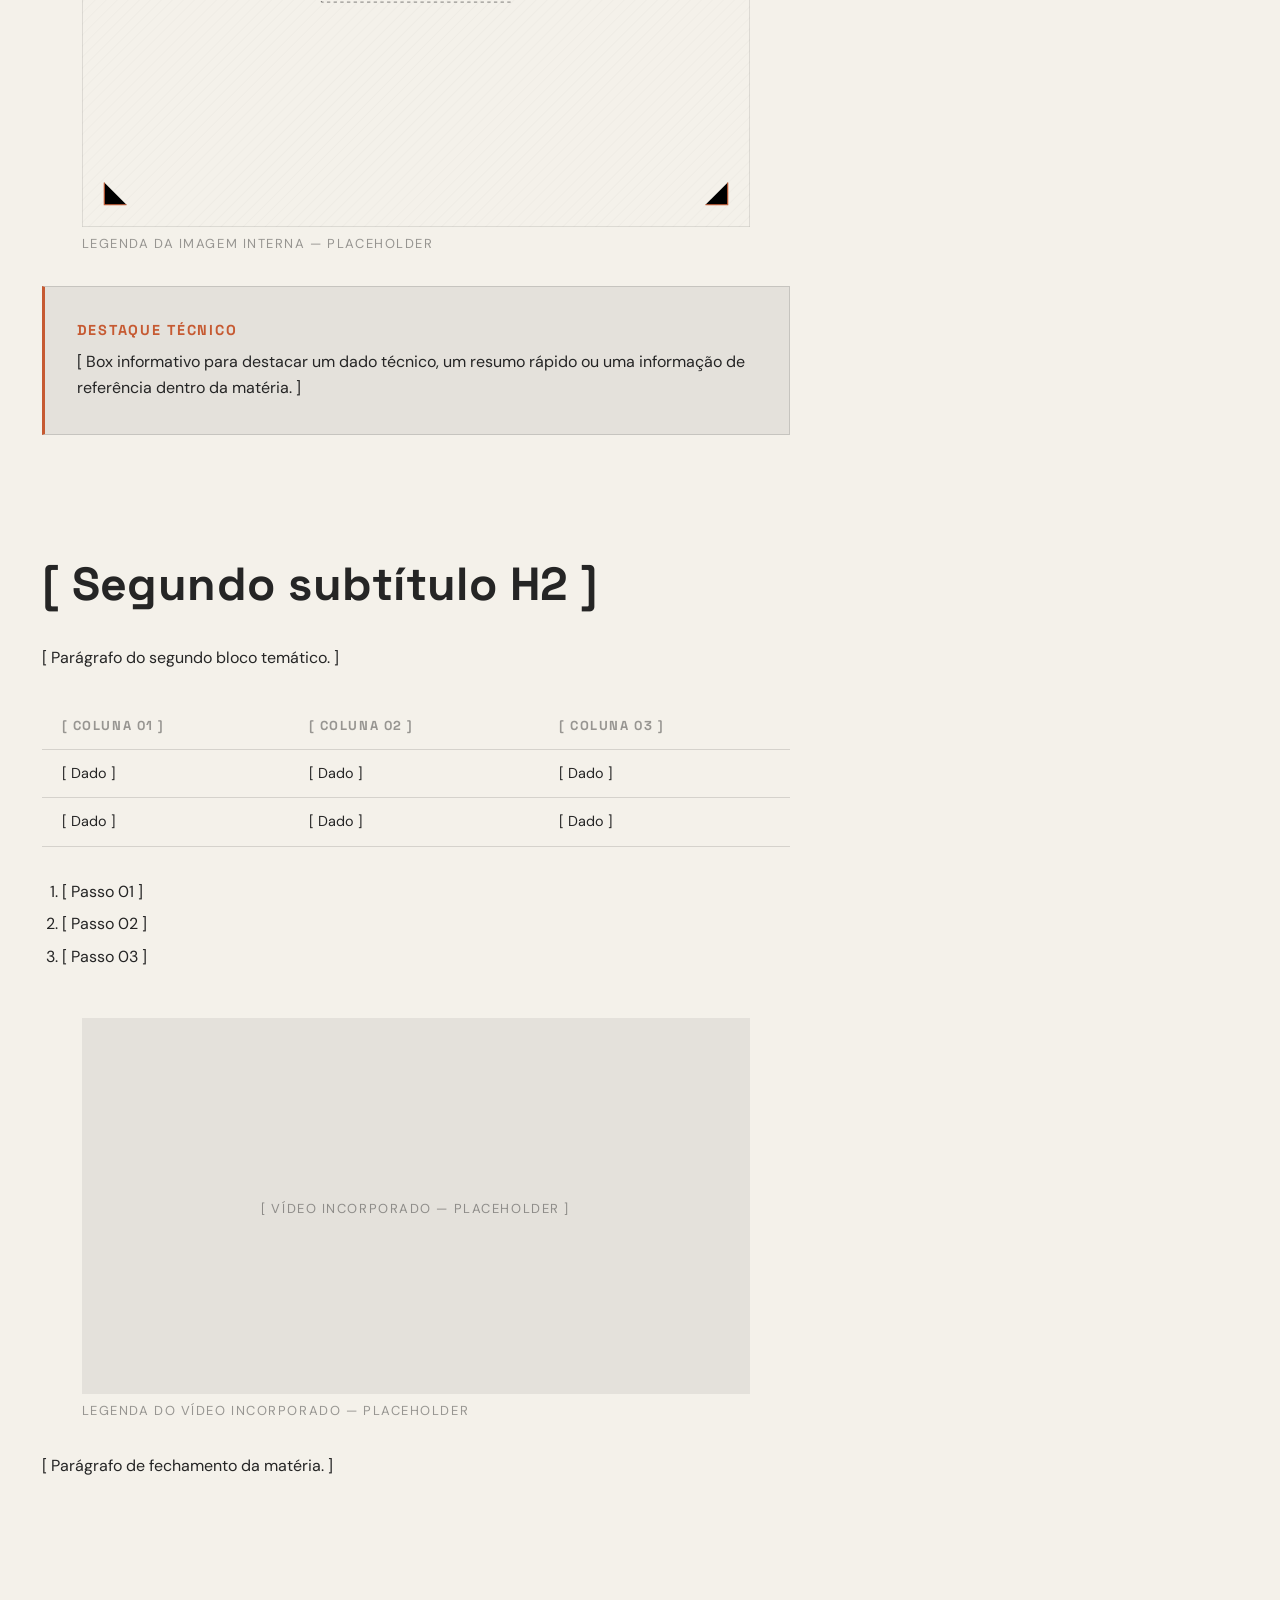
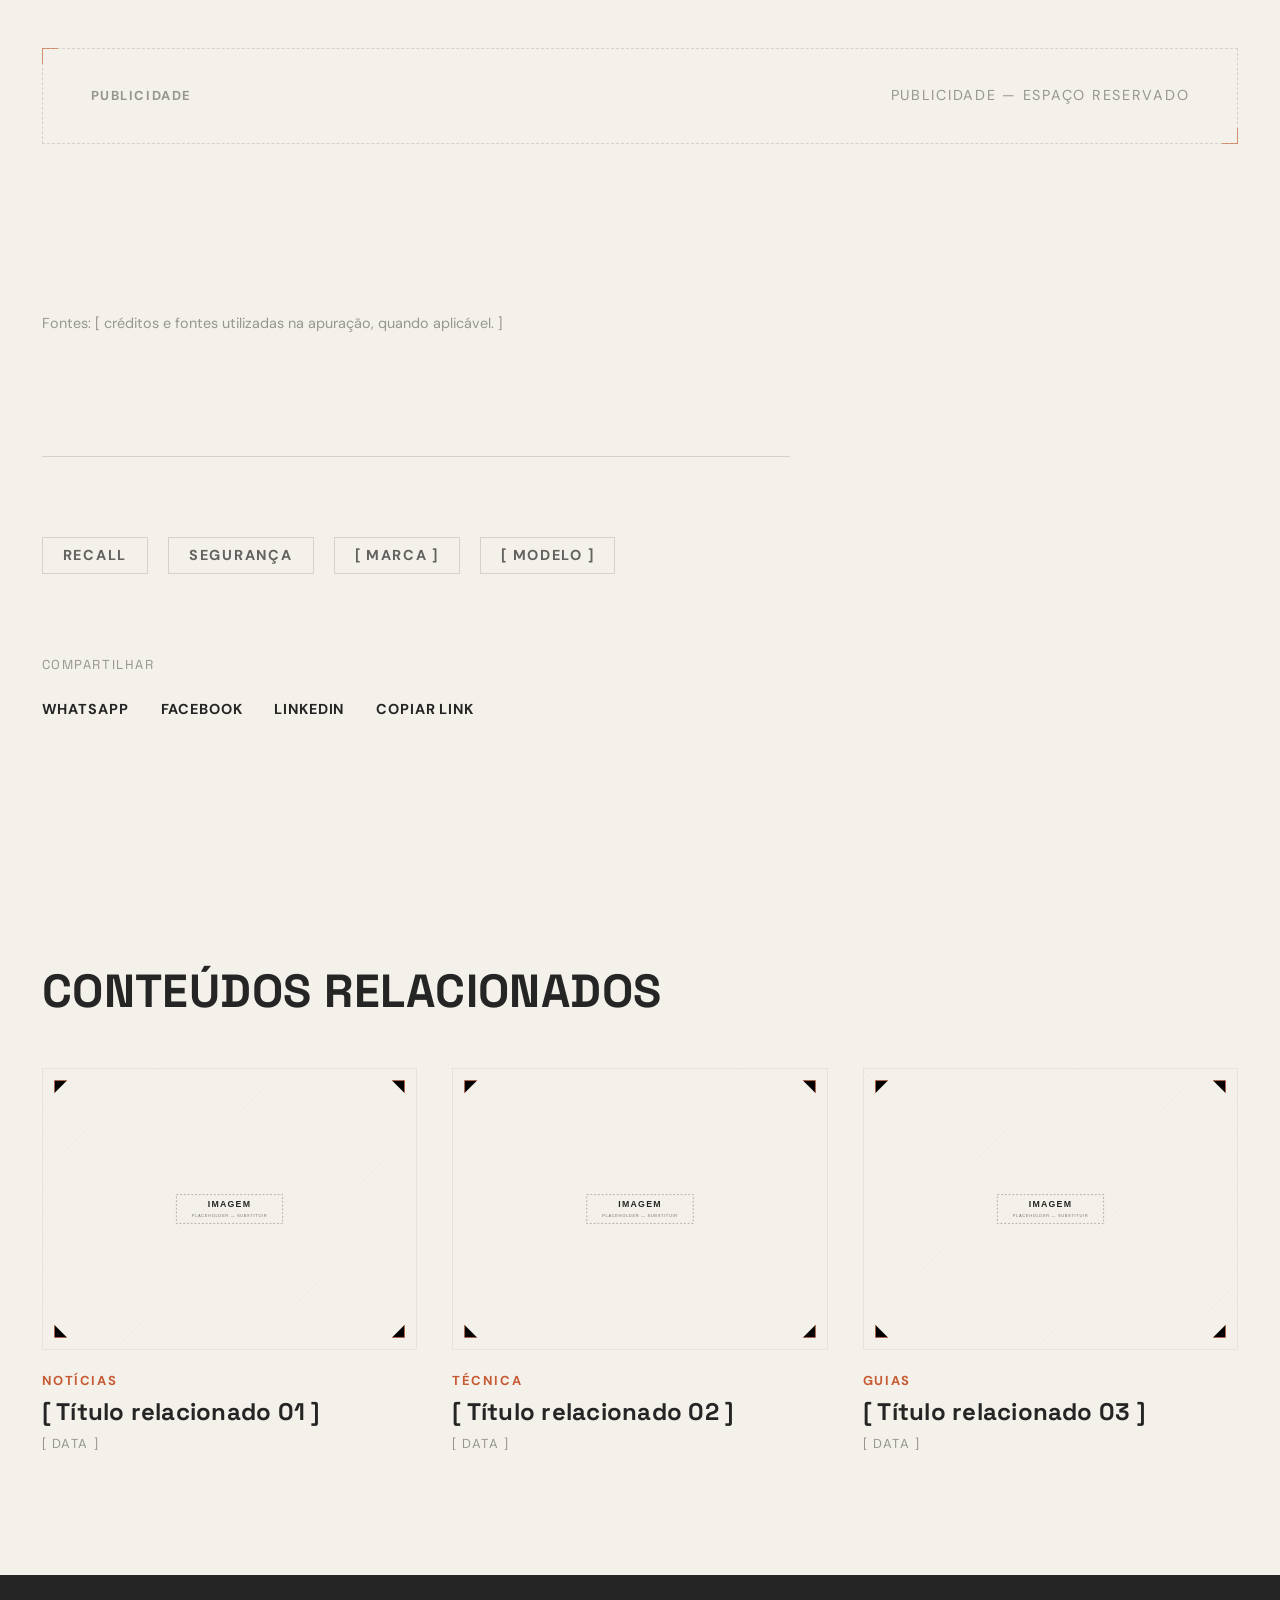
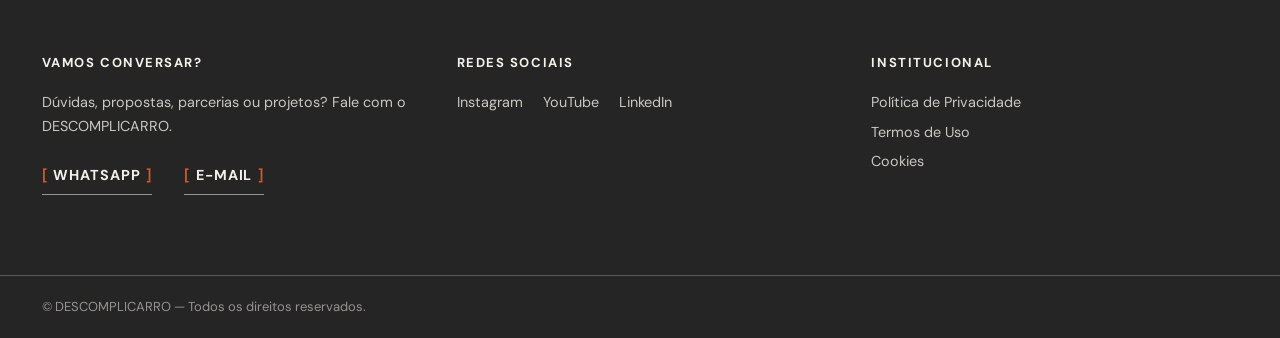
<file: em-foco/noticias/materia-modelo/index.html>
<!DOCTYPE html>
<html lang="pt-BR">
<head>
<meta charset="UTF-8">
<meta name="viewport" content="width=device-width, initial-scale=1.0">
<title>[ Título da matéria ] — Notícias — Em Foco — DESCOMPLICARRO</title>
<meta name="description" content="[ Resumo/linha fina da matéria para meta description — preencher no WordPress a partir do excerpt. ]">

<!-- FAVICON: substituir pelos arquivos oficiais da identidade visual -->
<!-- <link rel="icon" href="/favicon.ico"> -->

<link rel="preconnect" href="https://fonts.googleapis.com">
<link rel="preconnect" href="https://fonts.gstatic.com" crossorigin>
<link href="https://fonts.googleapis.com/css2?family=Space+Grotesk:wght@500;600;700&family=DM+Sans:wght@400;500;700&display=swap" rel="stylesheet">

<link rel="stylesheet" href="/assets/css/style.css">
</head>
<body>

<!-- ==========================================================================
     TEMPLATE DE MATÉRIA INDIVIDUAL — página-modelo reutilizável para
     qualquer matéria, de qualquer editoria (CPT "materias" no WordPress:
     single-materia.php). Este arquivo representa uma matéria de exemplo em
     Notícias; a mesma estrutura serve as demais editorias — só o conteúdo
     dinâmico muda. Nenhuma matéria, autor ou marca aqui é real.
     ========================================================================== -->

<a class="skip-link" href="#conteudo-principal">Ir para o conteúdo principal</a>

<!-- COMPONENTE: HEADER / NAVEGAÇÃO PRINCIPAL — idêntico às demais páginas -->
<header class="site-header" id="topo">
  <div class="container site-header__inner">

    <a href="/" class="site-logo" aria-label="DESCOMPLICARRO — página inicial">
      <span class="site-logo__mark" aria-hidden="true"></span>
      <span class="site-logo__text">
        <span class="site-logo__word">DESCOMPLICARRO</span>
        <span class="site-logo__tagline">Entenda. Questione. Decida.</span>
      </span>
    </a>

    <button type="button" class="nav-toggle" id="navToggle" aria-expanded="false" aria-controls="siteNav">
      <span class="nav-toggle__box">
        <span class="nav-toggle__bar"></span>
        <span class="nav-toggle__bar"></span>
        <span class="nav-toggle__bar"></span>
      </span>
      <span class="nav-toggle__label">Menu</span>
    </button>

    <nav class="site-nav" id="siteNav" aria-label="Navegação principal">
      <ul class="site-nav__list">
        <li><a href="/" class="site-nav__link">HOME</a></li>
        <li><a href="/para-motoristas" class="site-nav__link">PARA MOTORISTAS</a></li>
        <li><a href="/para-oficinas" class="site-nav__link">PARA OFICINAS</a></li>
        <li><a href="/palestras-workshops" class="site-nav__link">PALESTRAS &amp; WORKSHOPS</a></li>
        <li><a href="/em-foco" class="site-nav__link is-current" aria-current="page">EM FOCO</a></li>
        <li><a href="/sobre-nos" class="site-nav__link">SOBRE NÓS</a></li>
        <li><a href="#contato" class="site-nav__link">CONTATO</a></li>
      </ul>
    </nav>

  </div>
</header>

<main id="conteudo-principal">
  <article>

    <!-- ==========================================================================
         CABEÇALHO + IMAGEM PRINCIPAL + PRIMEIRO BLOCO DO CORPO
         "Atualizado em" e "tempo de leitura" só aparecem quando preenchidos.
         ========================================================================== -->
    <div class="section section--offwhite">
      <div class="container">

        <header>
          <nav class="breadcrumb" aria-label="Trilha de navegação">
            <a href="/">Home</a><span class="breadcrumb__sep" aria-hidden="true">/</span>
            <a href="/em-foco">Em Foco</a><span class="breadcrumb__sep" aria-hidden="true">/</span>
            <a href="/em-foco/noticias">Notícias</a><span class="breadcrumb__sep" aria-hidden="true">/</span>
            <span aria-current="page">[ Título da matéria ]</span>
          </nav>

          <div class="materia-header">
            <span class="materia-editoria">Notícias</span>
            <h1 class="materia-titulo">[ Título da matéria ]</h1>
            <p class="materia-subtitulo">[ Linha fina / subtítulo — uma frase que complementa o título e resume o essencial da matéria. ]</p>

            <p class="materia-meta">
              <!-- AUTORIA: sistema preparado para múltiplos autores (Giovana Toso,
                   Vitor Lima, colaboradores) — nenhum autor fixo no template. -->
              <span>Por <strong><a href="#">[ Nome do autor ]</a></strong></span>
              <span>Publicado em <time datetime="2026-01-01"><strong>[ Data de publicação ]</strong></time></span>
              <!-- ATUALIZADO EM: exibir apenas quando a matéria tiver sido
                   atualizada (recalls, legislação, informações técnicas etc.). -->
              <span>Atualizado em <time datetime="2026-01-02"><strong>[ Data de atualização ]</strong></time></span>
              <!-- TEMPO DE LEITURA: exibir apenas quando disponível. -->
              <span><strong>[ 0 min ]</strong> de leitura</span>
            </p>

            <!-- CONTEÚDO EM PARCERIA — campo opcional. Exibir apenas quando
                 houver relação comercial com a marca citada; nunca omitir ou
                 esconder no fim do texto quando aplicável. Remover este bloco
                 por completo em matérias 100% editoriais. -->
            <p class="materia-parceria">Conteúdo em parceria com [ Marca ]</p>
          </div>
        </header>

        <figure class="materia-imagem-principal">
          <img src="/assets/images/placeholder-photo.svg" alt="[ Descrever a imagem principal da matéria ]">
          <span class="perfil__frame-mark perfil__frame-mark--tl" aria-hidden="true"></span>
          <span class="perfil__frame-mark perfil__frame-mark--br" aria-hidden="true"></span>
          <figcaption class="figure-caption">Imagem principal — placeholder, substituir pela fotografia oficial</figcaption>
        </figure>

        <!-- CORPO DA MATÉRIA (parte 1) — largura de leitura editorial (68ch) -->
        <div class="materia-corpo">
          <p>[ Parágrafo de abertura da matéria. Este é um placeholder estrutural — o texto real será inserido pelo WordPress através do editor de blocos, substituindo integralmente este conteúdo. ]</p>
          <p>[ Segundo parágrafo, dando continuidade ao raciocínio apresentado na abertura, com espaço para desenvolver o contexto da matéria. ]</p>
        </div>

      </div>
    </div>

    <!-- ESPAÇO PUBLICITÁRIO — após a introdução/primeiros blocos. Seção de
         nível superior (mesmo componente/largura usados no resto do site),
         não encaixada dentro da coluna estreita de leitura. -->
    <section class="ad-slot" aria-label="Espaço publicitário" data-ad-slot="materia-apos-introducao">
      <div class="container">
        <a href="#" class="ad-slot__unit">
          <span class="ad-slot__frame-mark ad-slot__frame-mark--tl" aria-hidden="true"></span>
          <span class="ad-slot__eyebrow">Publicidade</span>
          <span class="ad-slot__placeholder-text">PUBLICIDADE — ESPAÇO RESERVADO</span>
          <span class="ad-slot__frame-mark ad-slot__frame-mark--br" aria-hidden="true"></span>
        </a>
      </div>
    </section>

    <!-- ==========================================================================
         CORPO DA MATÉRIA (parte 2) — tipografia completa: H2/H3, listas,
         citação, imagem interna, box informativo, tabela, links e vídeo
         incorporado.
         ========================================================================== -->
    <div class="section section--offwhite">
      <div class="container">
        <div class="materia-corpo">

          <h2>[ Subtítulo H2 — novo bloco temático da matéria ]</h2>

          <p>[ Parágrafo explicando o novo bloco temático introduzido pelo H2 acima. ]</p>

          <h3>[ Subtítulo H3 — subdivisão dentro do bloco ]</h3>

          <p>[ Parágrafo de apoio ao H3, com um <a href="#">link de exemplo</a> dentro do corpo do texto. ]</p>

          <ul>
            <li>[ Item de lista 01 ]</li>
            <li>[ Item de lista 02 ]</li>
            <li>[ Item de lista 03 ]</li>
          </ul>

          <blockquote>[ Citação em destaque — declaração de uma fonte, especialista ou documento oficial citado na matéria. ]</blockquote>

          <figure>
            <img src="/assets/images/placeholder-photo.svg" alt="[ Descrever a imagem interna ]">
            <figcaption class="figure-caption">Legenda da imagem interna — placeholder</figcaption>
          </figure>

          <div class="materia-box">
            <span class="materia-box__titulo">Destaque técnico</span>
            <p>[ Box informativo para destacar um dado técnico, um resumo rápido ou uma informação de referência dentro da matéria. ]</p>
          </div>

          <h2>[ Segundo subtítulo H2 ]</h2>

          <p>[ Parágrafo do segundo bloco temático. ]</p>

          <table>
            <caption class="visually-hidden">[ Descrição da tabela ]</caption>
            <thead>
              <tr>
                <th scope="col">[ Coluna 01 ]</th>
                <th scope="col">[ Coluna 02 ]</th>
                <th scope="col">[ Coluna 03 ]</th>
              </tr>
            </thead>
            <tbody>
              <tr>
                <td>[ Dado ]</td>
                <td>[ Dado ]</td>
                <td>[ Dado ]</td>
              </tr>
              <tr>
                <td>[ Dado ]</td>
                <td>[ Dado ]</td>
                <td>[ Dado ]</td>
              </tr>
            </tbody>
          </table>

          <ol>
            <li>[ Passo 01 ]</li>
            <li>[ Passo 02 ]</li>
            <li>[ Passo 03 ]</li>
          </ol>

          <!-- VÍDEO INCORPORADO — placeholder de proporção, sem player real -->
          <figure>
            <div class="materia-video-embed">
              <span class="figure-caption">[ Vídeo incorporado — placeholder ]</span>
            </div>
            <figcaption class="figure-caption">Legenda do vídeo incorporado — placeholder</figcaption>
          </figure>

          <p>[ Parágrafo de fechamento da matéria. ]</p>

        </div>
      </div>
    </div>

    <!-- ESPAÇO PUBLICITÁRIO — mais abaixo no conteúdo, quando a matéria tiver
         comprimento suficiente. -->
    <section class="ad-slot" aria-label="Espaço publicitário" data-ad-slot="materia-final-conteudo">
      <div class="container">
        <a href="#" class="ad-slot__unit">
          <span class="ad-slot__frame-mark ad-slot__frame-mark--tl" aria-hidden="true"></span>
          <span class="ad-slot__eyebrow">Publicidade</span>
          <span class="ad-slot__placeholder-text">PUBLICIDADE — ESPAÇO RESERVADO</span>
          <span class="ad-slot__frame-mark ad-slot__frame-mark--br" aria-hidden="true"></span>
        </a>
      </div>
    </section>

    <!-- ==========================================================================
         CRÉDITOS + RODAPÉ DA MATÉRIA — tags, compartilhamento
         ========================================================================== -->
    <div class="section section--offwhite">
      <div class="container">

        <!-- CRÉDITOS / FONTES — exibir apenas quando aplicável -->
        <p class="materia-creditos">Fontes: [ créditos e fontes utilizadas na apuração, quando aplicável. ]</p>

        <div class="materia-rodape">

          <div class="tag-chips" aria-label="Tags desta matéria">
            <a href="#" class="tag-chip">Recall</a>
            <a href="#" class="tag-chip">Segurança</a>
            <a href="#" class="tag-chip">[ Marca ]</a>
            <a href="#" class="tag-chip">[ Modelo ]</a>
          </div>

          <nav class="materia-compartilhar" aria-label="Compartilhar matéria">
            <p class="principios-list__eyebrow">Compartilhar</p>
            <ul class="compartilhar-lista">
              <li><a href="#">WhatsApp</a></li>
              <li><a href="#">Facebook</a></li>
              <li><a href="#">LinkedIn</a></li>
              <li><a href="#">Copiar link</a></li>
            </ul>
          </nav>

        </div>

      </div>
    </div>

    <!-- ==========================================================================
         CONTEÚDOS RELACIONADOS — 3 matérias. Seleção futura por editoria,
         tags e relação temática (sem algoritmo implementado nesta etapa).
         Reaproveita .emfoco-grid / .emfoco-card (Home).
         ========================================================================== -->
    <section class="section section--emfoco section--offwhite" aria-labelledby="relacionados-heading">
      <div class="container">

        <div class="section-heading-row">
          <h2 id="relacionados-heading" class="section-heading">CONTEÚDOS RELACIONADOS</h2>
        </div>

        <div class="emfoco-grid">
          <a href="/em-foco/noticias/materia-modelo" class="emfoco-card">
            <div class="emfoco-card__media"><img src="/assets/images/placeholder-photo.svg" alt="" class="emfoco-card__image"></div>
            <span class="emfoco-card__category">Notícias</span>
            <h3 class="emfoco-card__title">[ Título relacionado 01 ]</h3>
            <span class="emfoco-card__date">[ Data ]</span>
          </a>
          <a href="/em-foco/tecnica/materia-modelo" class="emfoco-card">
            <div class="emfoco-card__media"><img src="/assets/images/placeholder-photo.svg" alt="" class="emfoco-card__image"></div>
            <span class="emfoco-card__category">Técnica</span>
            <h3 class="emfoco-card__title">[ Título relacionado 02 ]</h3>
            <span class="emfoco-card__date">[ Data ]</span>
          </a>
          <a href="/em-foco/guias/materia-modelo" class="emfoco-card">
            <div class="emfoco-card__media"><img src="/assets/images/placeholder-photo.svg" alt="" class="emfoco-card__image"></div>
            <span class="emfoco-card__category">Guias</span>
            <h3 class="emfoco-card__title">[ Título relacionado 03 ]</h3>
            <span class="emfoco-card__date">[ Data ]</span>
          </a>
        </div>

      </div>
    </section>

  </article>
</main>

<!-- COMPONENTE: FOOTER — idêntico às demais páginas -->
<footer class="site-footer" role="contentinfo">
  <div class="container site-footer__inner">

    <div class="site-footer__col" id="contato">
      <h2 class="site-footer__heading">Vamos conversar?</h2>
      <p class="footer-contato__texto">Dúvidas, propostas, parcerias ou projetos? Fale com o DESCOMPLICARRO.</p>
      <div class="footer-contato__ctas">
        <!-- WHATSAPP — INSERIR NÚMERO OFICIAL DO WHATSAPP DO DESCOMPLICARRO -->
        <a href="https://wa.me/WHATSAPP_DESCOMPLICARRO?text=Ol%C3%A1%21%20Vim%20pelo%20site%20do%20DESCOMPLICARRO." class="btn-bracket btn-bracket--on-dark" target="_blank" rel="noopener noreferrer">
          <span class="btn-bracket__bracket" aria-hidden="true">[</span>
          <span class="btn-bracket__label">WHATSAPP</span>
          <span class="btn-bracket__bracket" aria-hidden="true">]</span>
        </a>
        <!-- E-MAIL — INSERIR E-MAIL OFICIAL APÓS CONFIGURAÇÃO DO DOMÍNIO -->
        <a href="mailto:EMAIL_DESCOMPLICARRO" class="btn-bracket btn-bracket--on-dark">
          <span class="btn-bracket__bracket" aria-hidden="true">[</span>
          <span class="btn-bracket__label">E-MAIL</span>
          <span class="btn-bracket__bracket" aria-hidden="true">]</span>
        </a>
      </div>
    </div>

    <div class="site-footer__col">
      <h2 class="site-footer__heading">Redes sociais</h2>
      <ul class="site-footer__list site-footer__list--inline">
        <li><a href="#">Instagram</a></li>
        <li><a href="#">YouTube</a></li>
        <li><a href="#">LinkedIn</a></li>
      </ul>
    </div>

    <div class="site-footer__col">
      <h2 class="site-footer__heading">Institucional</h2>
      <ul class="site-footer__list">
        <li><a href="/politica-de-privacidade">Política de Privacidade</a></li>
        <li><a href="/termos-de-uso">Termos de Uso</a></li>
        <li><a href="/cookies">Cookies</a></li>
      </ul>
    </div>

  </div>

  <div class="site-footer__bottom">
    <div class="container">
      <p>© DESCOMPLICARRO — Todos os direitos reservados.</p>
    </div>
  </div>
</footer>

<script src="/assets/js/main.js"></script>
</body>
</html>
</file>
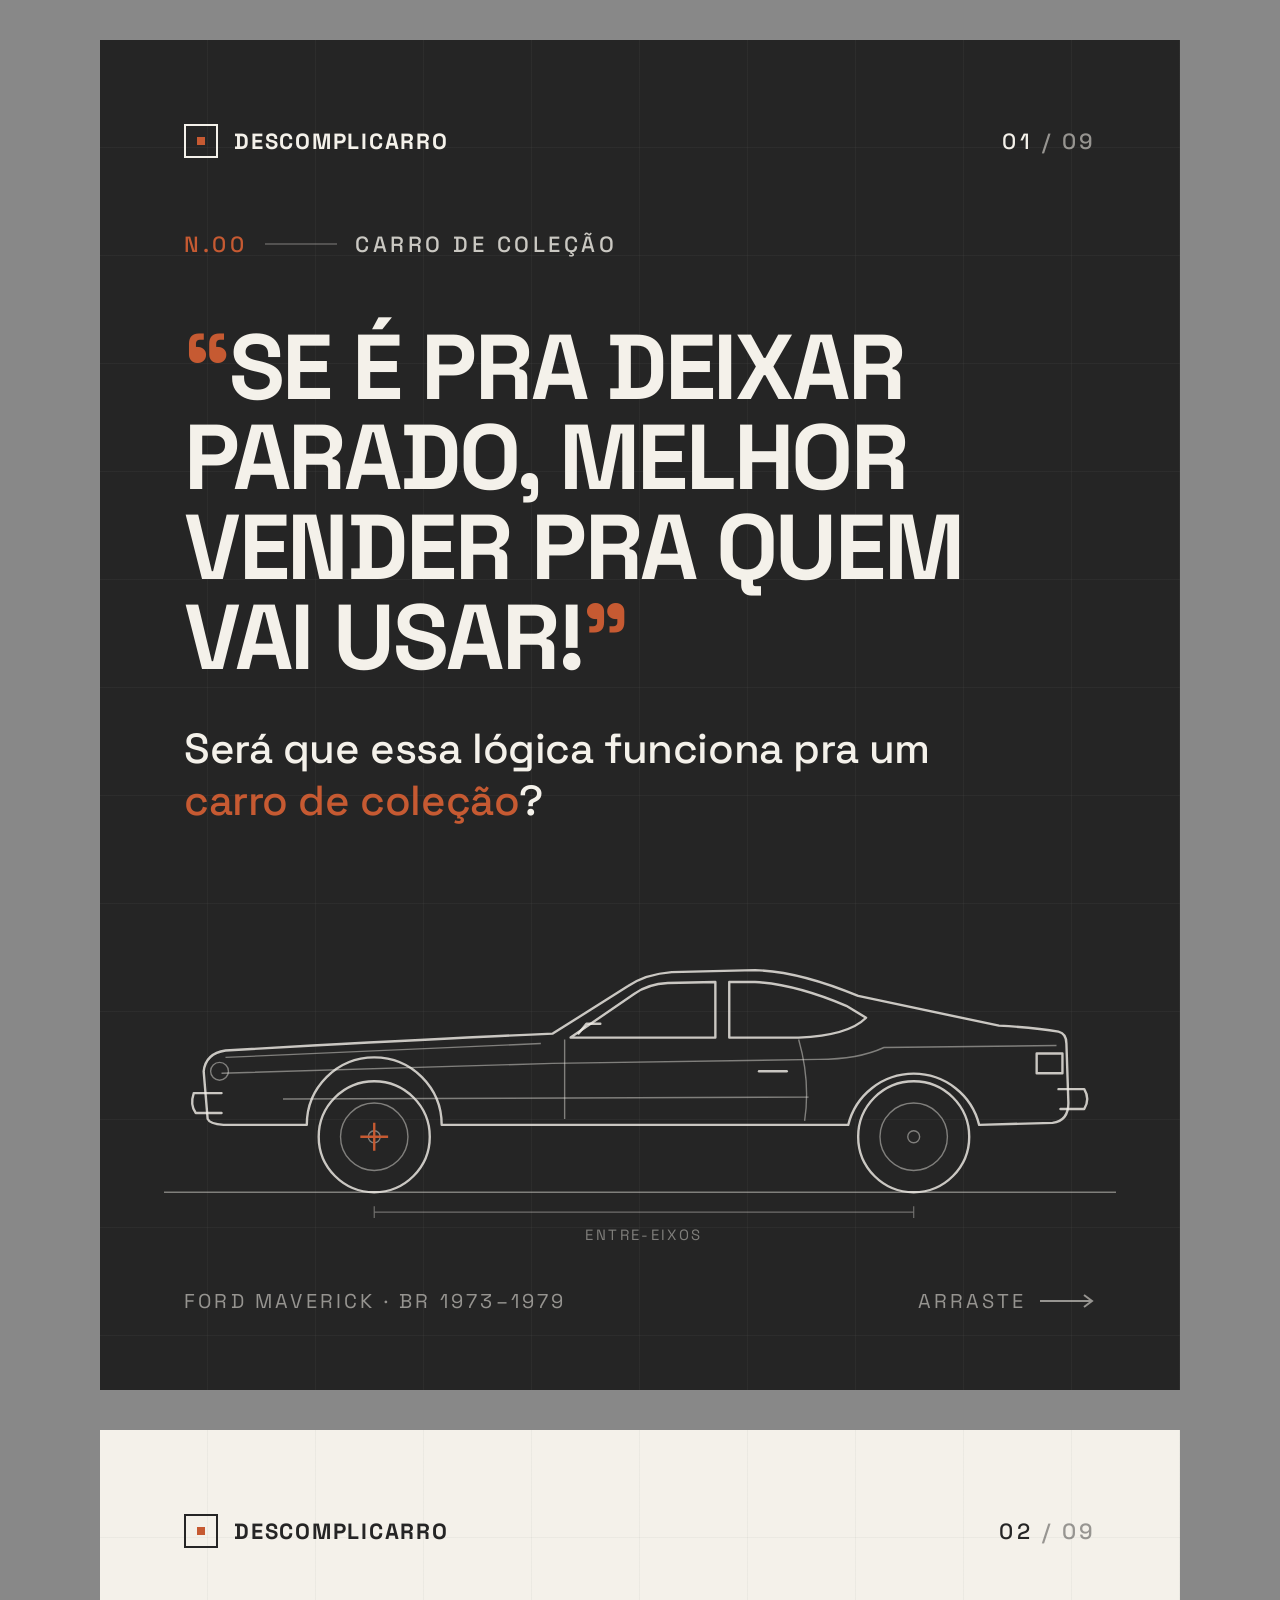
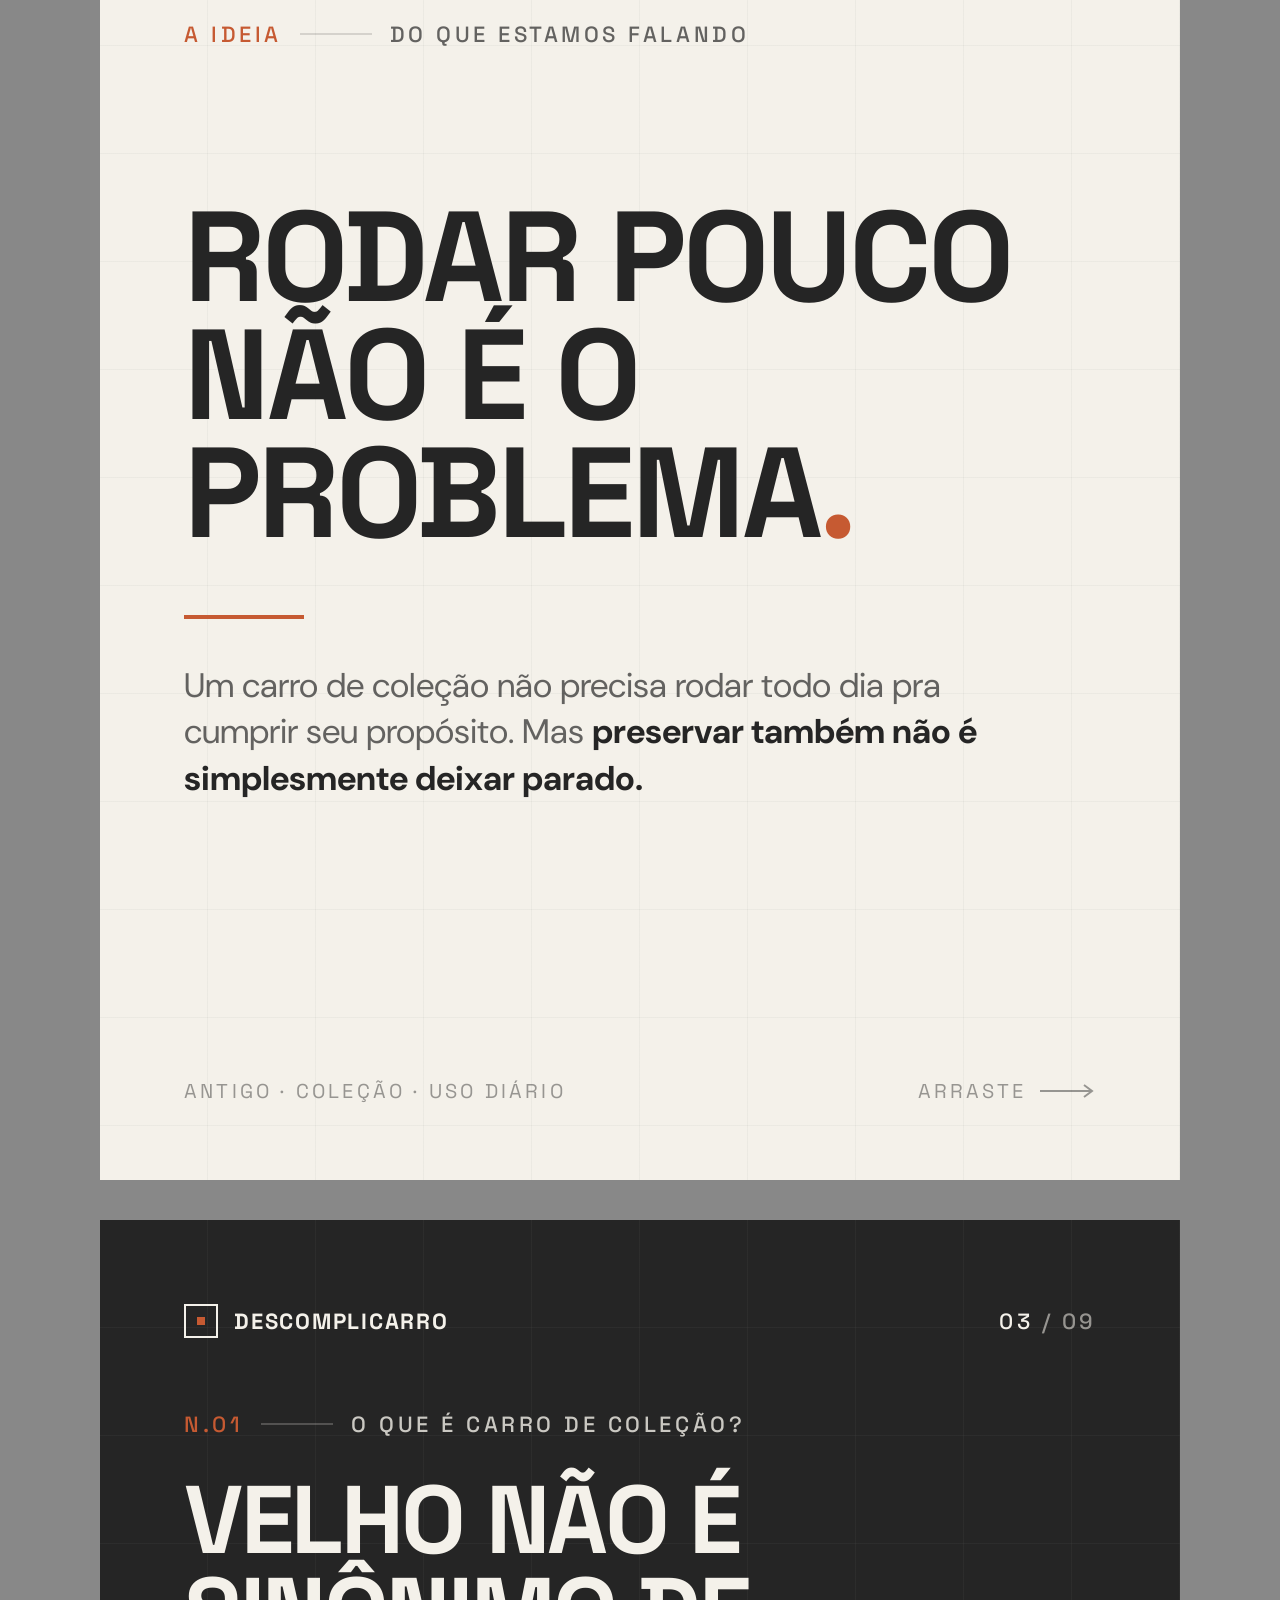
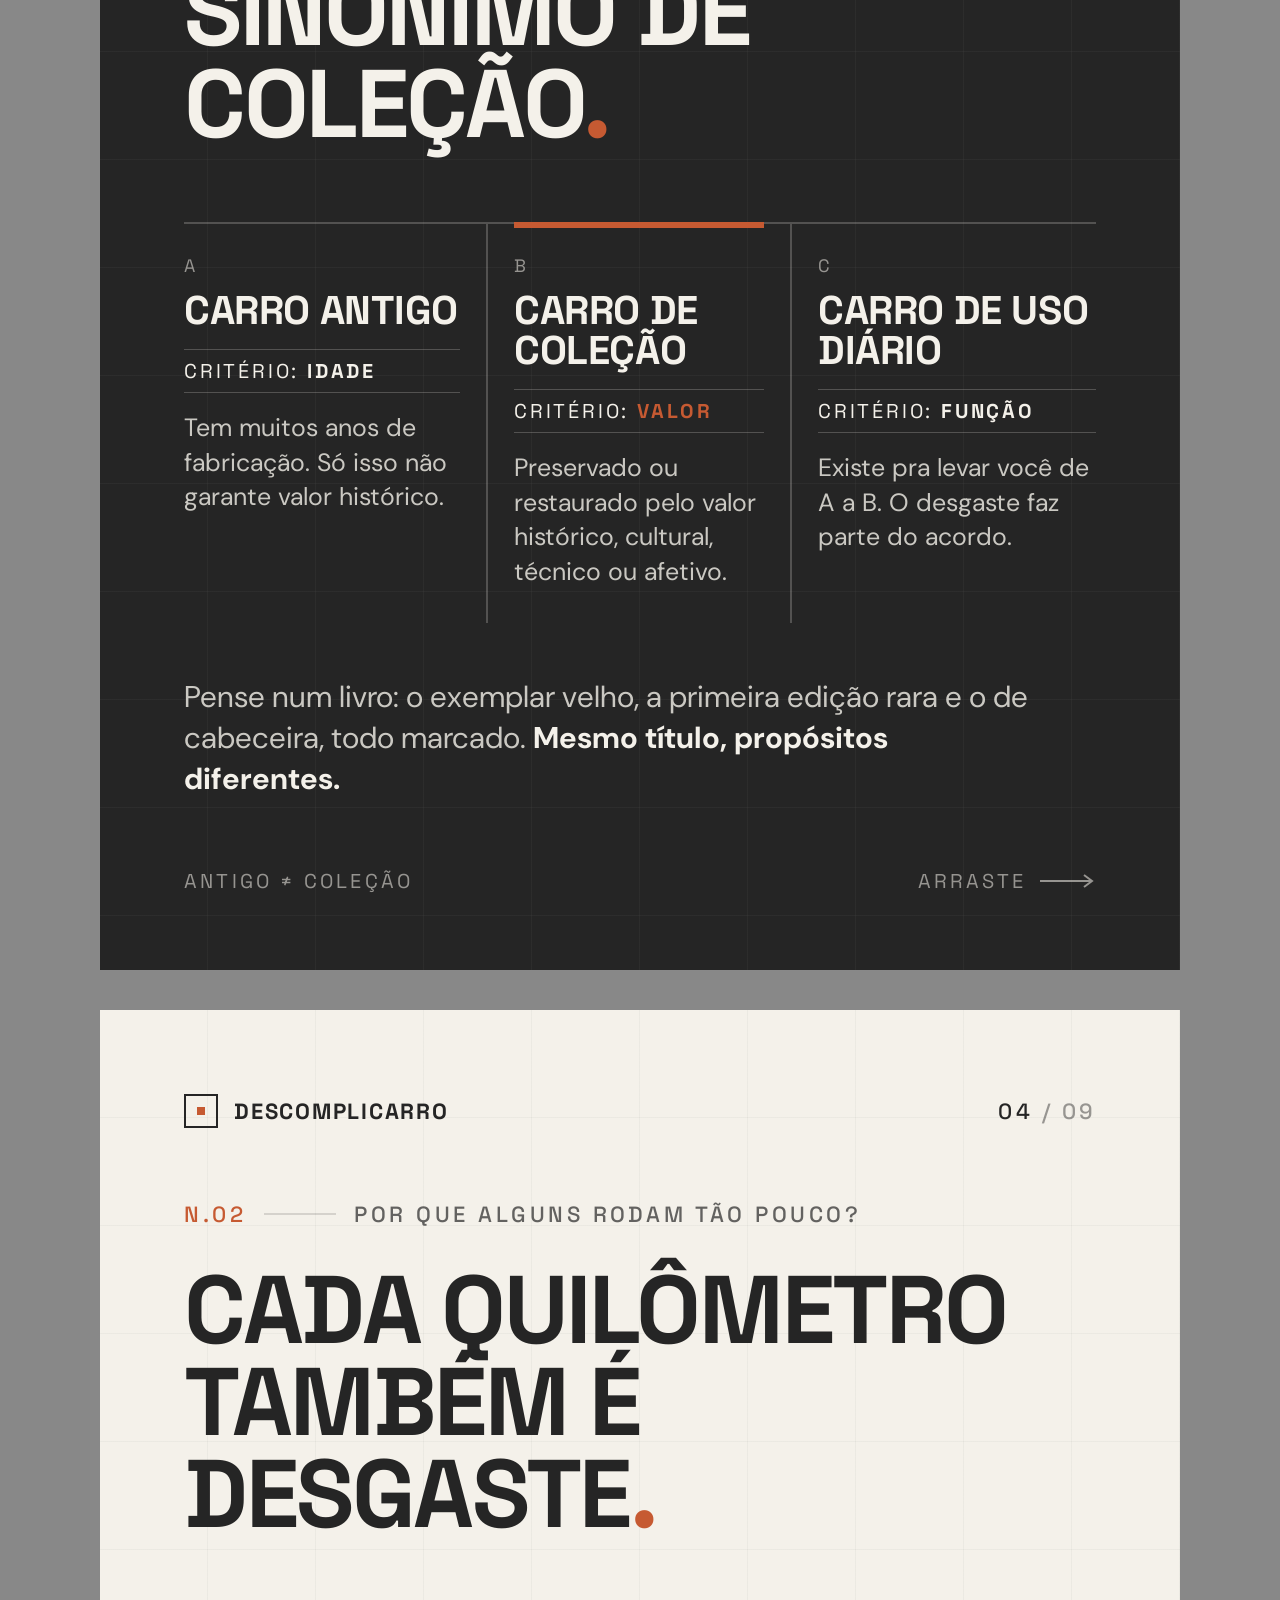
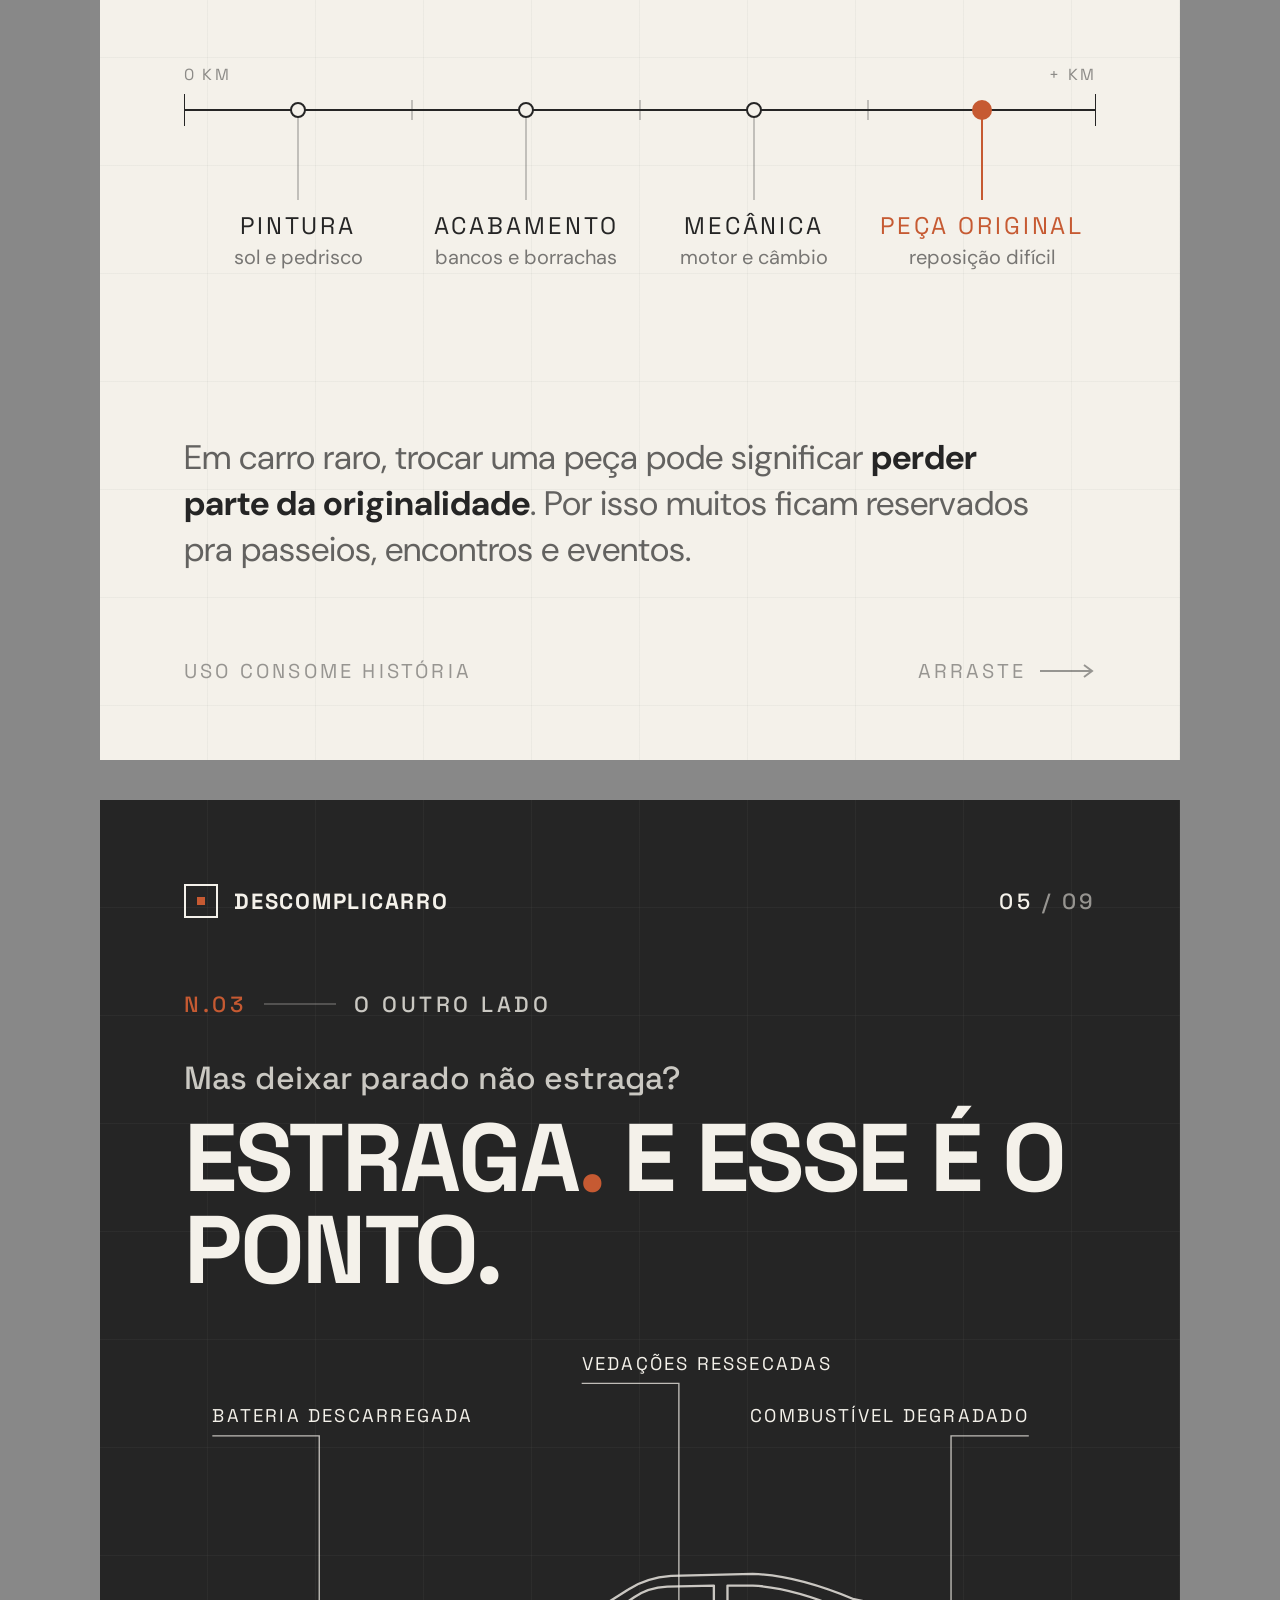
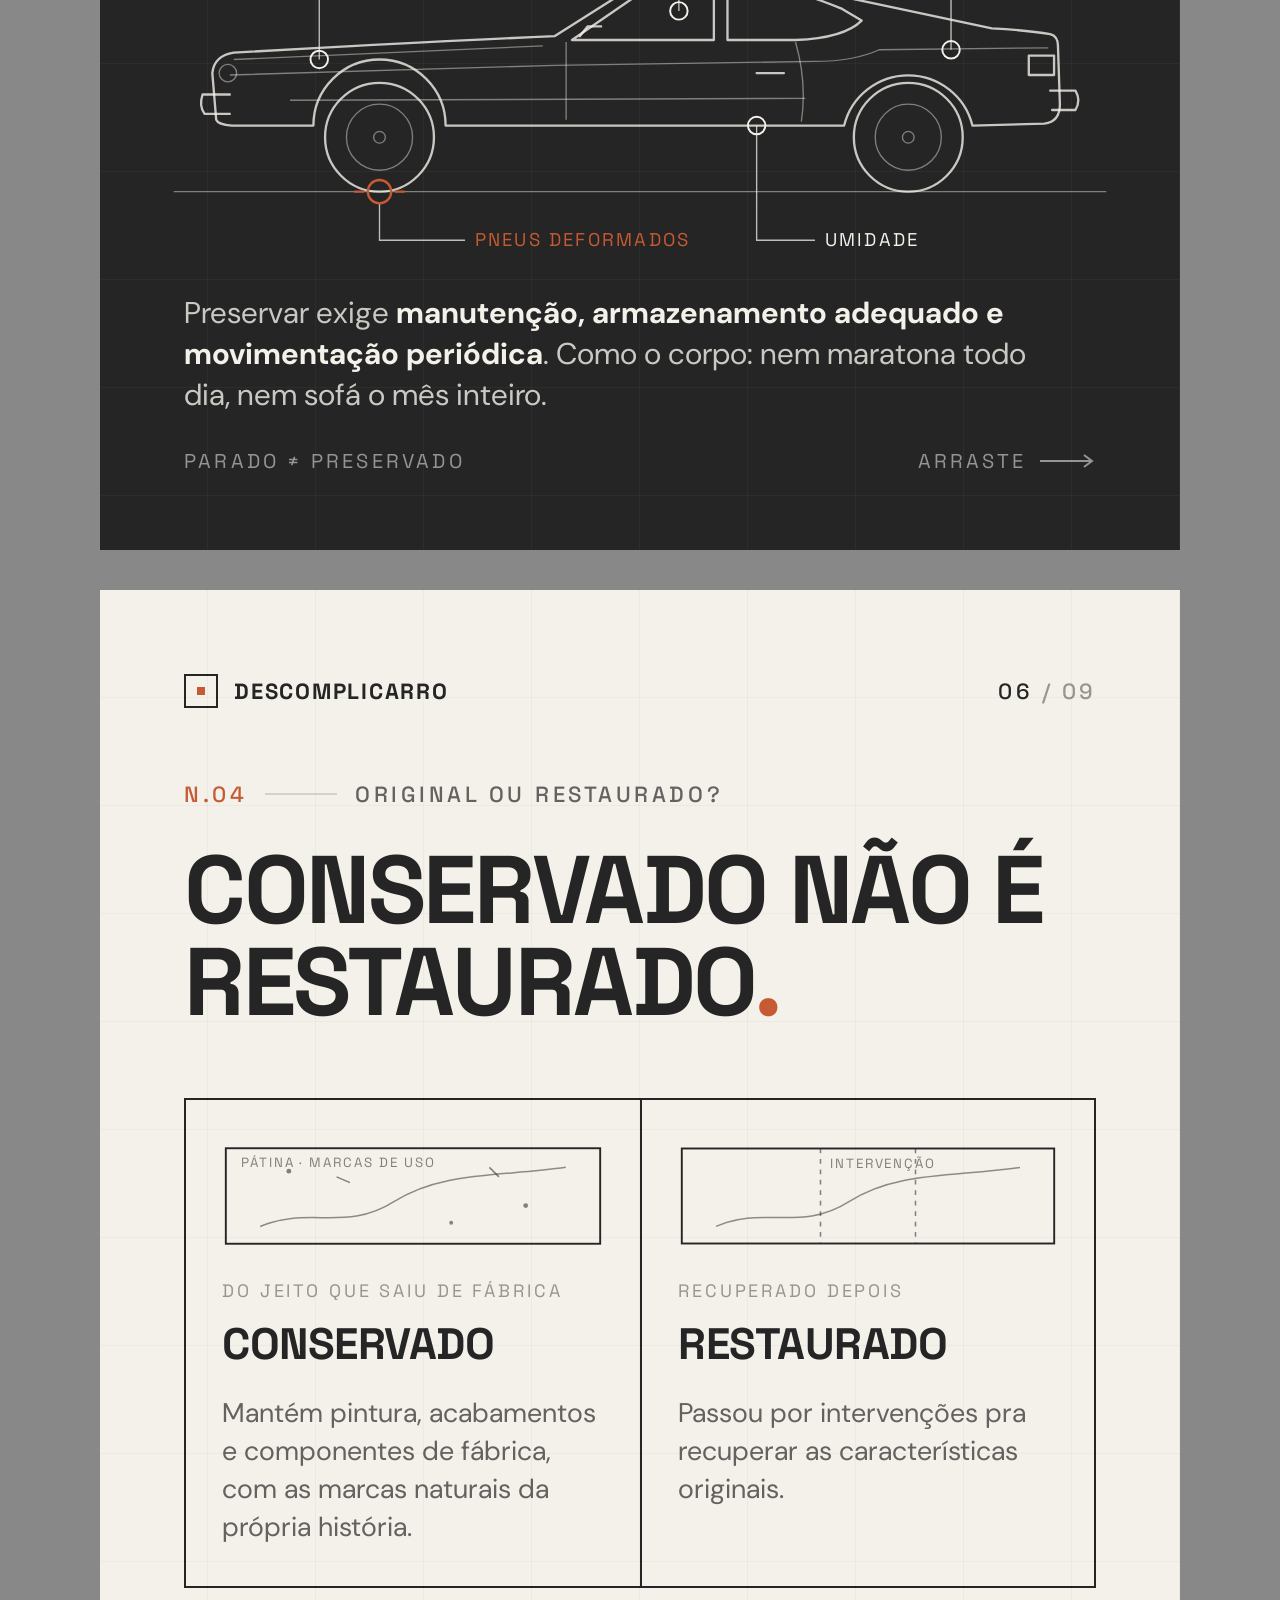
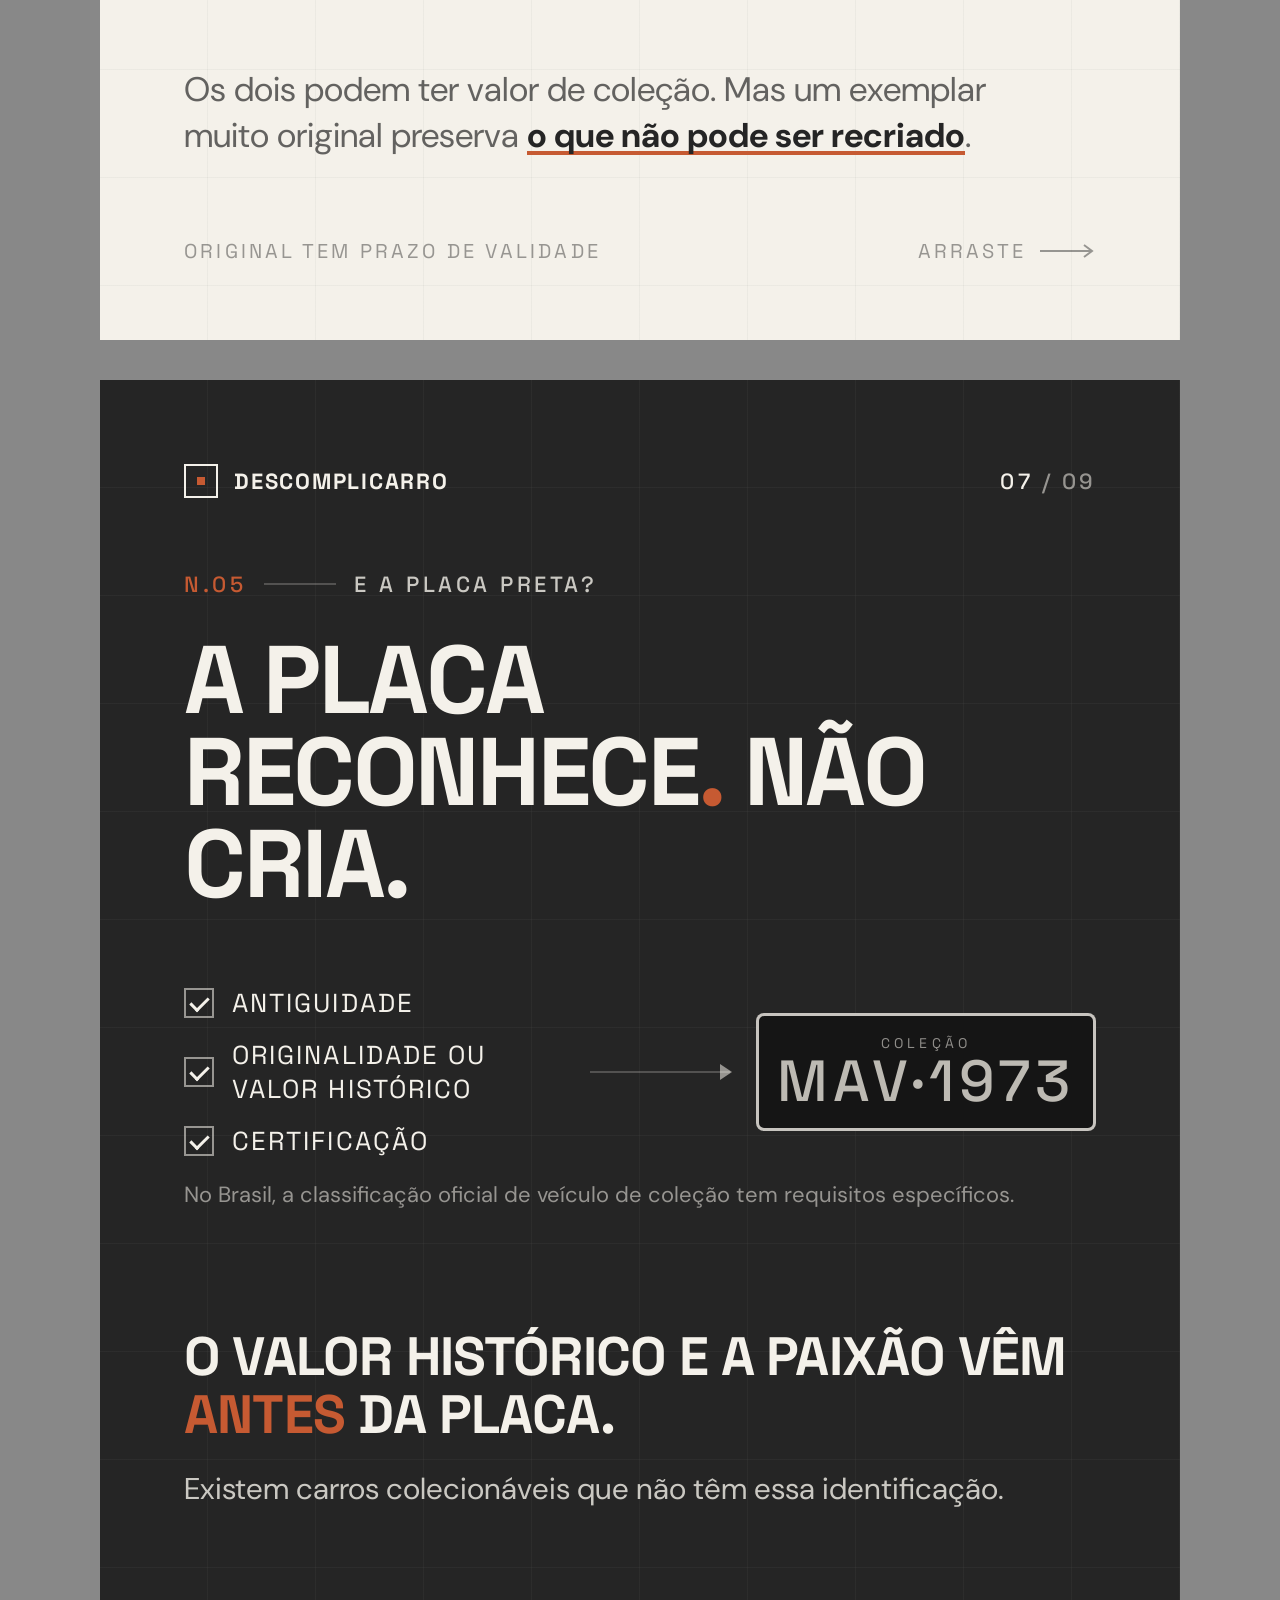
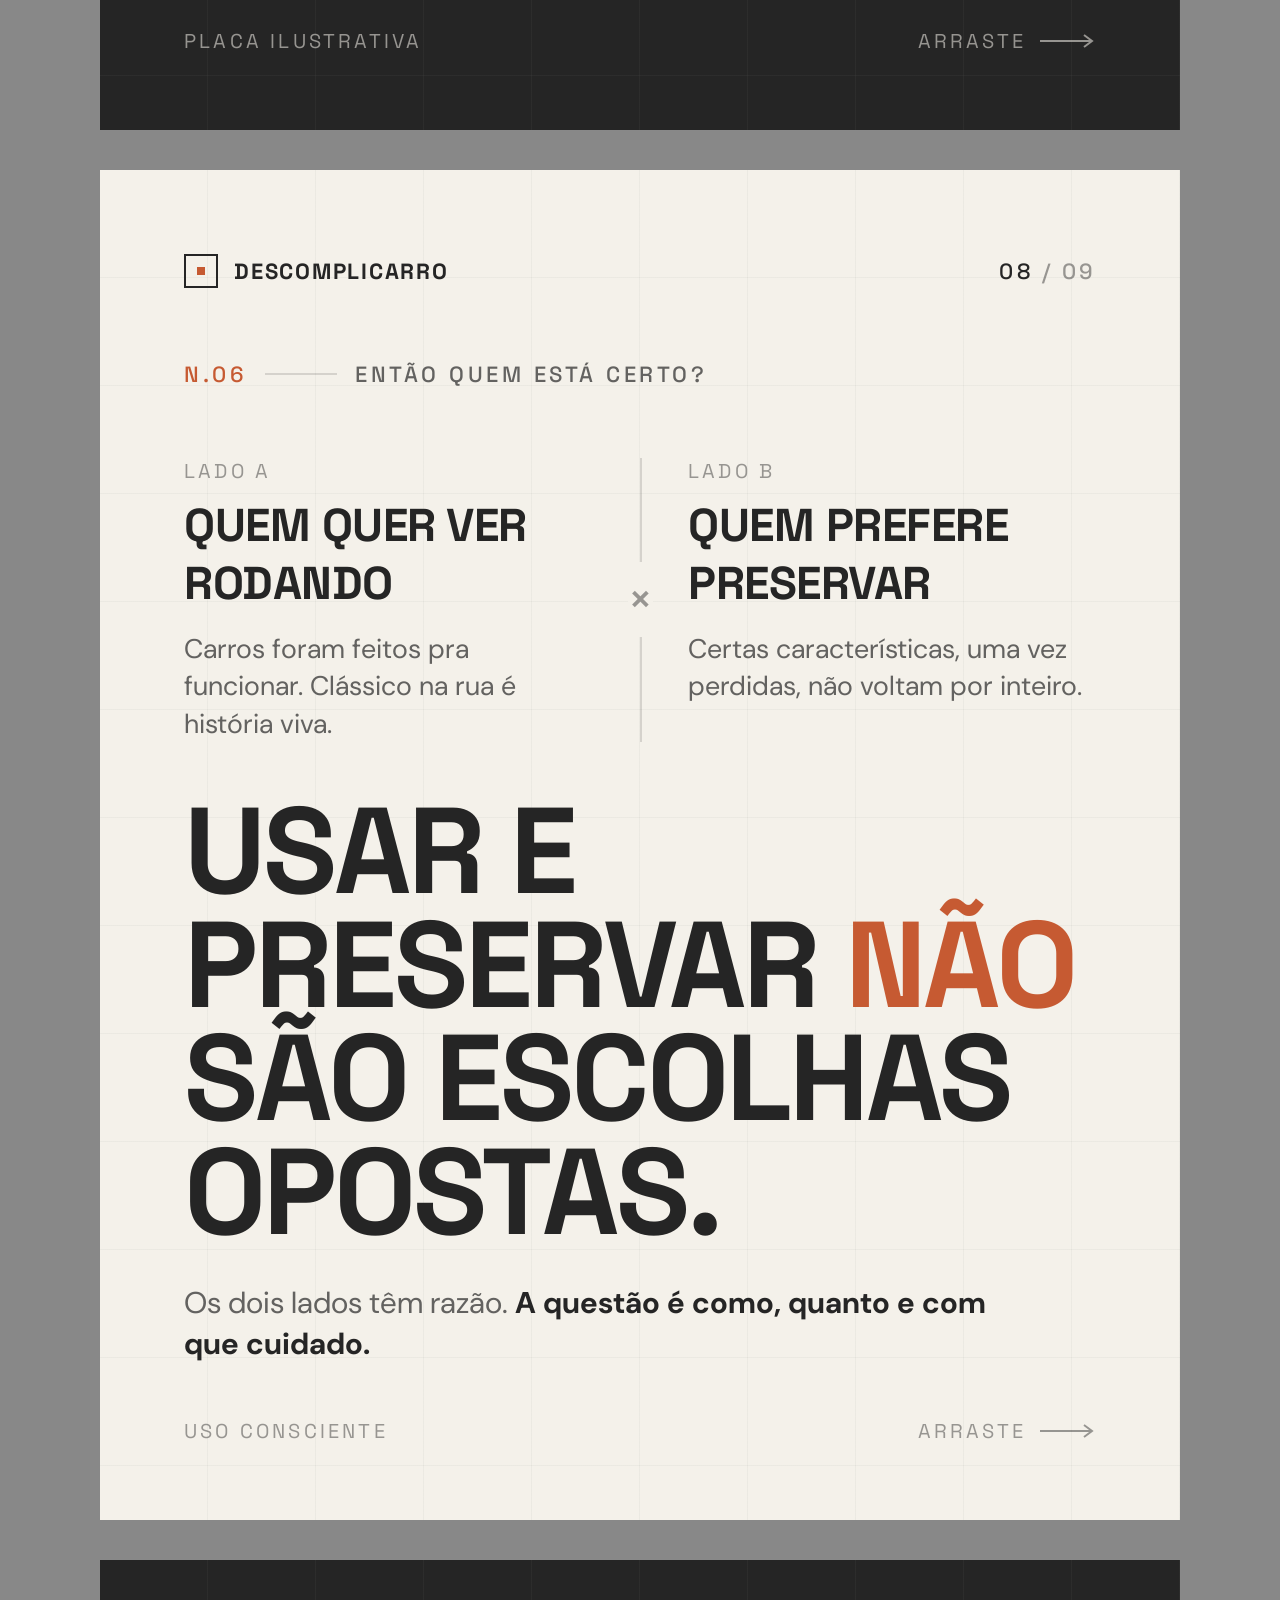
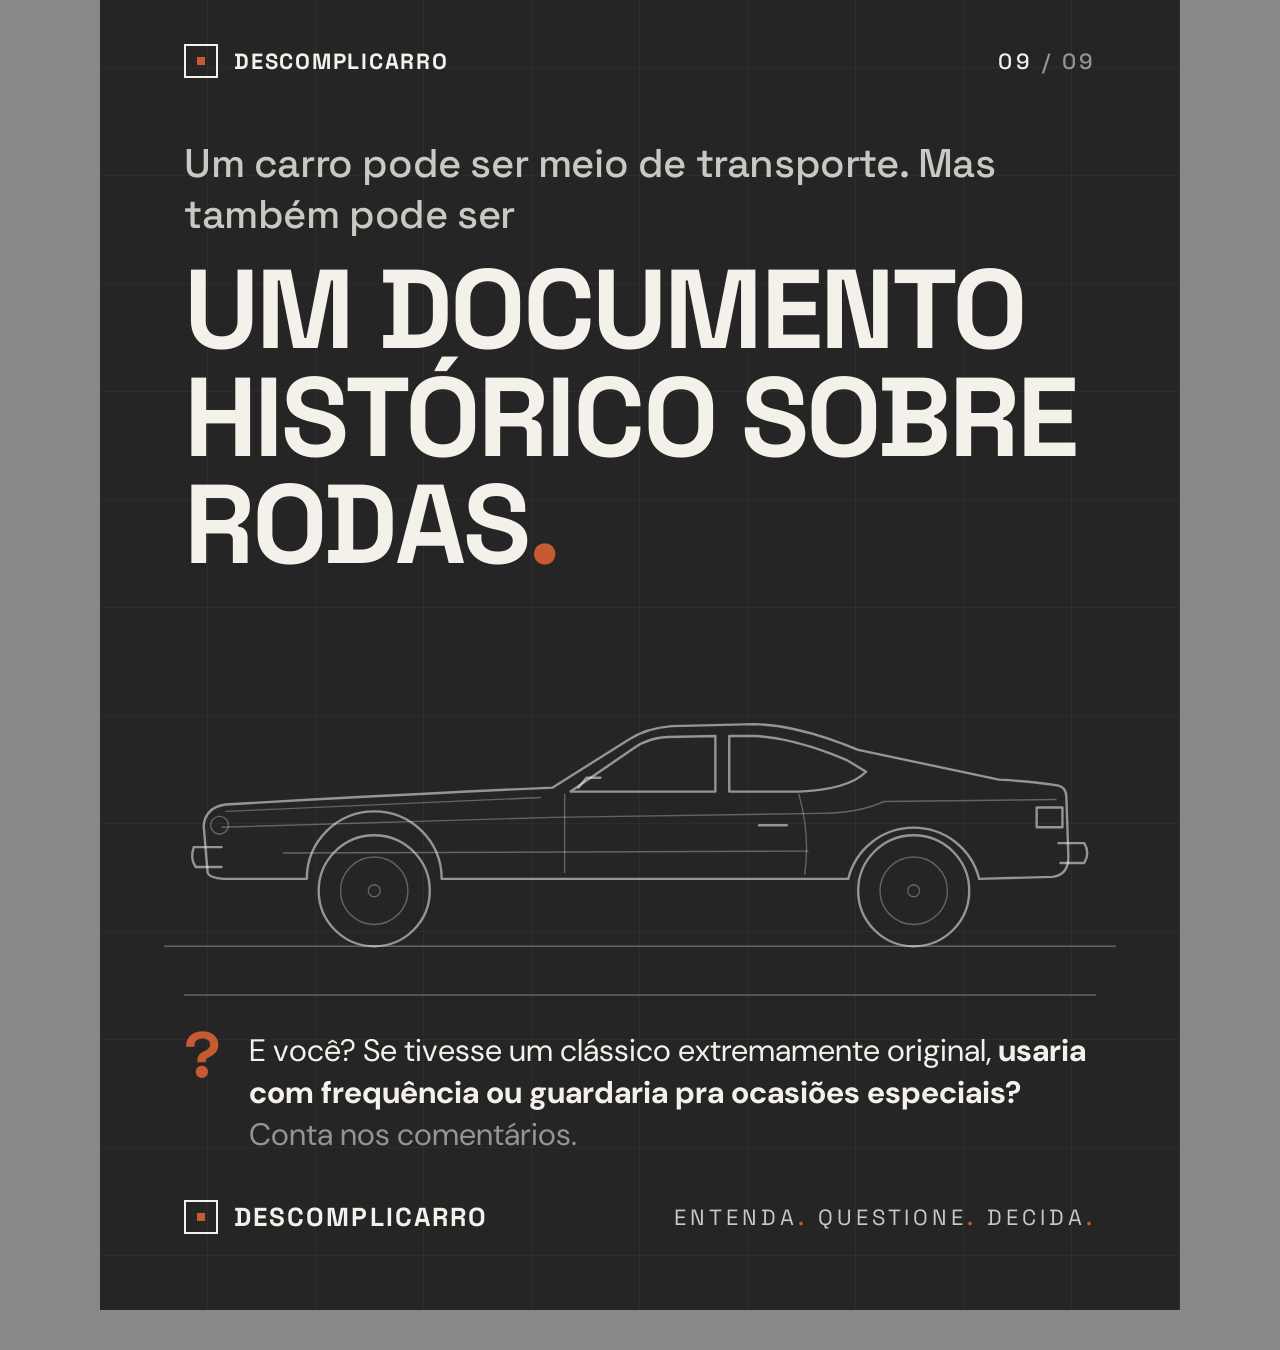
<file: carrosseis/2026-11-carro-de-colecao/slides.html>
<!doctype html>
<html lang="pt-BR">
<head>
<meta charset="utf-8">
<title>Carro de coleção — carrossel</title>
<link rel="preconnect" href="https://fonts.googleapis.com">
<link href="https://fonts.googleapis.com/css2?family=Space+Grotesk:wght@400;500;700&family=DM+Sans:opsz,wght@9..40,400;9..40,500;9..40,700&display=swap" rel="stylesheet">
<style>
:root{
  --g:#252525; --o:#F4F1EA; --x:#C65A32;
  --g70:rgba(37,37,37,.7); --g45:rgba(37,37,37,.45); --g15:rgba(37,37,37,.15);
  --o80:rgba(244,241,234,.8); --o55:rgba(244,241,234,.55); --o25:rgba(244,241,234,.22);
  --fd:'Space Grotesk',Arial,sans-serif; --fb:'DM Sans',Arial,sans-serif;
}
*{box-sizing:border-box;margin:0;padding:0}
body{background:#888;font-family:var(--fb);display:flex;flex-direction:column;gap:40px;align-items:center;padding:40px 0}
.slide{width:1080px;height:1350px;position:relative;overflow:hidden;padding:84px 84px 76px;display:flex;flex-direction:column}
.dark{background:var(--g);color:var(--o)}
.light{background:var(--o);color:var(--g)}
/* grid técnico baixíssimo contraste */
.dark::before,.light::before{content:'';position:absolute;inset:0;pointer-events:none;
  background-image:linear-gradient(to right,var(--grid) 1px,transparent 1px),linear-gradient(to bottom,var(--grid) 1px,transparent 1px);
  background-size:108px 108px;background-position:-1px -1px}
.dark{--grid:rgba(244,241,234,.035);--line:var(--o25);--muted:var(--o55);--soft:var(--o80)}
.light{--grid:rgba(37,37,37,.04);--line:var(--g15);--muted:var(--g45);--soft:var(--g70)}
.slide>*{position:relative}

/* topo */
.top{display:flex;justify-content:space-between;align-items:center;font-family:var(--fd);font-size:22px;letter-spacing:.14em;text-transform:uppercase}
.brand{display:flex;align-items:center;gap:16px;font-weight:700;letter-spacing:.08em}
.mark{width:34px;height:34px;border:2px solid currentColor;position:relative}
.mark::after{content:'';position:absolute;left:50%;top:50%;width:8px;height:8px;background:var(--x);transform:translate(-50%,-50%)}
.count{color:var(--muted);font-weight:500}
.count b{color:inherit;font-weight:500}
.dark .count b{color:var(--o)} .light .count b{color:var(--g)}

.idx{display:flex;align-items:center;gap:18px;margin-top:72px;font-family:var(--fd);font-size:22px;letter-spacing:.16em;text-transform:uppercase;color:var(--x);font-weight:500}
.idx i{flex:0 0 72px;height:2px;background:var(--line)}
.idx span:last-child{color:var(--soft)}

h1,h2{font-family:var(--fd);font-weight:700;text-transform:uppercase;letter-spacing:-.025em;line-height:.96}
h2{font-size:96px;margin-top:36px}
.x{color:var(--x)}
.u{background:linear-gradient(transparent 84%,var(--x) 84%,var(--x) 94%,transparent 94%)}
p.sup{font-size:34px;line-height:1.36;color:var(--soft);max-width:860px}
p.sup strong{font-weight:700;color:inherit}
.dark p.sup strong{color:var(--o)} .light p.sup strong{color:var(--g)}
.foot{margin-top:auto;display:flex;justify-content:space-between;align-items:flex-end;font-family:var(--fd);font-size:20px;letter-spacing:.16em;text-transform:uppercase;color:var(--muted)}
.swipe{display:flex;align-items:center;gap:14px}
.swipe svg{width:56px;height:14px}
.label{font-family:var(--fd);font-size:20px;letter-spacing:.16em;text-transform:uppercase;color:var(--muted);font-weight:500}

/* carro */
.car{display:block;width:100%;height:auto;overflow:visible}
.car .b{fill:none;stroke:currentColor;stroke-width:2.4;stroke-linejoin:round;stroke-linecap:round}
.car .t{fill:none;stroke:currentColor;stroke-width:1.4;opacity:.55}
.car .w{fill:none;stroke:currentColor;stroke-width:2.4}
.dim{stroke:currentColor;stroke-width:1.2;opacity:.45;fill:none}
.dimt{font-family:var(--fd);font-size:15px;letter-spacing:.16em;fill:currentColor;opacity:.55;text-transform:uppercase}

/* ---------- 01 capa ---------- */
.s1 .quote{font-size:92px;margin-top:64px;line-height:.98}
.s1 .quote .qm{color:var(--x)}
.s1 .carwrap{margin:auto -20px 0;color:var(--o80)}
.s1 .ask{font-size:42px;line-height:1.25;font-family:var(--fd);font-weight:500;margin-top:40px;max-width:820px;letter-spacing:-.01em}
.s1 .ask em{font-style:normal;color:var(--x)}

/* ---------- 02 afirmação ---------- */
.s2 h2{font-size:128px;margin-top:150px;line-height:.92}
.s2 .rule{width:120px;height:4px;background:var(--x);margin:64px 0 44px}

/* ---------- 03 tres categorias ---------- */
.cols{display:grid;grid-template-columns:repeat(3,1fr);margin-top:72px;border-top:2px solid var(--line)}
.col{padding:30px 26px 34px 0;border-right:2px solid var(--line)}
.col+.col{padding-left:26px}
.col:last-child{border-right:0;padding-right:0}
.col .k{font-family:var(--fd);font-size:18px;letter-spacing:.16em;color:var(--muted);text-transform:uppercase}
.col h3{font-family:var(--fd);font-size:40px;line-height:1;text-transform:uppercase;margin:14px 0 18px;letter-spacing:-.01em}
.col .crit{font-family:var(--fd);font-size:20px;letter-spacing:.14em;text-transform:uppercase;padding:8px 0;border-top:1px solid var(--line);border-bottom:1px solid var(--line);margin-bottom:18px}
.col .crit b{font-weight:700}
.col p{font-size:25px;line-height:1.38;color:var(--soft)}
.col.hi .crit b{color:var(--x)}
.col.hi{position:relative}
.col.hi::before{content:'';position:absolute;top:-2px;left:26px;right:26px;height:6px;background:var(--x)}
.s3 .sup{margin-top:54px;font-size:30px}

/* ---------- 04 km ---------- */
.odo{margin-top:110px}
.s4 .sup{margin-top:auto}

/* ---------- 05 parado ---------- */
.s5 .kick{font-family:var(--fd);font-size:32px;margin-top:40px;color:var(--soft);font-weight:500}
.s5 h2{margin-top:14px}
.s5 .diag{margin:auto -30px 0;color:var(--o80)}
.co{font-family:var(--fd);font-size:19px;letter-spacing:.12em;text-transform:uppercase;fill:var(--o)}
.s5 .sup{margin-top:30px;font-size:30px}

/* ---------- 06 conservado x restaurado ---------- */
.split{display:grid;grid-template-columns:1fr 1fr;gap:0;margin-top:70px;border:2px solid var(--g)}
.split>div{padding:36px 36px 40px}
.split>div+div{border-left:2px solid var(--g)}
.split h3{font-family:var(--fd);font-size:44px;text-transform:uppercase;letter-spacing:-.01em;margin:14px 0 22px}
.split p{font-size:27px;line-height:1.4;color:var(--g70)}
.split .tag{font-family:var(--fd);font-size:18px;letter-spacing:.16em;text-transform:uppercase;color:var(--g45)}
.split svg{width:100%;height:120px;margin-bottom:18px;color:var(--g)}
.s6 .sup{margin-top:auto}

/* ---------- 07 placa ---------- */
.flow{display:flex;align-items:center;gap:0;margin-top:76px}
.reqs{display:flex;flex-direction:column;gap:18px;flex:0 0 380px}
.req{display:flex;align-items:center;gap:18px;font-family:var(--fd);font-size:26px;letter-spacing:.08em;text-transform:uppercase}
.req i{width:30px;height:30px;border:2px solid var(--o55);position:relative;flex:none}
.req i::after{content:'';position:absolute;left:8px;top:3px;width:8px;height:15px;border:solid var(--o);border-width:0 3px 3px 0;transform:rotate(45deg)}
.arrow{flex:1;height:2px;background:var(--o25);position:relative;margin:0 26px}
.arrow::after{content:'';position:absolute;right:-2px;top:-7px;border:8px solid transparent;border-left:12px solid var(--o55);border-right:0}
.plate{flex:0 0 340px;height:118px;border:3px solid var(--o80);border-radius:8px;display:flex;flex-direction:column;align-items:center;justify-content:center;background:#151515;position:relative}
.plate small{font-family:var(--fd);font-size:14px;letter-spacing:.3em;color:var(--o55);text-transform:uppercase}
.plate span{font-family:var(--fd);font-size:58px;letter-spacing:.08em;color:#bdbab3;font-weight:500;line-height:1}
.s7 .note{margin-top:22px;font-size:22px;color:var(--o55);font-family:var(--fb)}
.s7 .big{margin-top:auto;font-family:var(--fd);font-size:54px;line-height:1.08;text-transform:uppercase;letter-spacing:-.015em;font-weight:700}
.s7 .sup{margin-top:24px;font-size:30px}

/* ---------- 08 virada ---------- */
.versus{display:grid;grid-template-columns:1fr 96px 1fr;margin-top:70px;align-items:stretch}
.versus .side .k{font-family:var(--fd);font-size:20px;letter-spacing:.16em;text-transform:uppercase;color:var(--g45)}
.versus .side h3{font-family:var(--fd);font-size:46px;text-transform:uppercase;margin:12px 0 18px;letter-spacing:-.01em}
.versus .side p{font-size:27px;line-height:1.38;color:var(--g70)}
.versus .mid{display:flex;align-items:center;justify-content:center;position:relative}
.versus .mid::before{content:'';position:absolute;top:0;bottom:0;left:50%;width:2px;background:var(--g15)}
.versus .mid b{position:relative;background:var(--o);font-family:var(--fd);font-size:40px;padding:12px 0;color:var(--g45);font-weight:500}
.s8 h2{font-size:122px;margin-top:auto;line-height:.93}
.s8 .sup{margin-top:34px;font-size:30px}

/* ---------- 09 reforço ---------- */
.s9 .lead{font-family:var(--fd);font-size:40px;font-weight:500;margin-top:60px;color:var(--soft);letter-spacing:-.01em}
.s9 h2{font-size:112px;margin-top:16px}
.s9 .carwrap{margin:44px -20px 0;color:var(--o55)}
.cta{margin-top:auto;border-top:2px solid var(--o25);padding-top:34px;display:grid;grid-template-columns:auto 1fr;gap:28px;align-items:start}
.cta .q{font-family:var(--fd);font-size:64px;color:var(--x);font-weight:700;line-height:.8}
.cta p{font-size:31px;line-height:1.36;color:var(--o)}
.cta p span{color:var(--o55)}
.sign{margin-top:44px;display:flex;justify-content:space-between;align-items:center;font-family:var(--fd);letter-spacing:.12em;text-transform:uppercase}
.sign .brand{font-size:26px}
.sign .tg{font-size:22px;color:var(--o80);letter-spacing:.18em}
.sign .tg b{color:var(--x);font-weight:500}
</style>
</head>
<body>

<!-- Maverick (vista lateral, prancha técnica) — símbolo reutilizável -->
<svg width="0" height="0" style="position:absolute">
  <defs>
    <symbol id="mav" viewBox="0 0 960 330">
      <!-- carroceria -->
      <path fill="none" stroke="currentColor" stroke-width="2.4" stroke-linejoin="round" stroke-linecap="round" d="M44 252 L40 204 Q42 186 62 183 L150 178 Q300 170 392 166
        L468 118 Q486 106 512 104 L596 102 Q640 103 700 128 L842 158 Q880 160 902 164
        Q910 166 910 176 L912 236 Q912 254 896 256 L822 258
        A68 68 0 0 0 690 258 L280 258 A68 68 0 0 0 144 258 L60 258 Q46 257 44 252 Z"/>
      <!-- para-choques -->
      <path fill="none" stroke="currentColor" stroke-width="2.4" stroke-linejoin="round" stroke-linecap="round" d="M30 226 L58 226 M30 226 Q26 238 32 246 L58 246"/>
      <path fill="none" stroke="currentColor" stroke-width="2.4" stroke-linejoin="round" stroke-linecap="round" d="M902 222 L928 222 Q934 232 928 242 L904 242"/>
      <!-- vidros -->
      <path fill="none" stroke="currentColor" stroke-width="2.4" stroke-linejoin="round" stroke-linecap="round" d="M410 170 L474 126 Q488 116 508 115 L556 114 L556 170 Z"/>
      <path fill="none" stroke="currentColor" stroke-width="2.4" stroke-linejoin="round" stroke-linecap="round" d="M570 114 L596 114 Q636 116 688 138 L708 150 Q690 168 640 170 L570 170 Z"/>
      <!-- portas e frisos -->
      <path fill="none" stroke="currentColor" stroke-width="1.4" opacity=".55" d="M404 172 L404 252 M640 172 Q652 214 646 254"/>
      <path fill="none" stroke="currentColor" stroke-width="1.4" opacity=".55" d="M58 206 L392 196 L660 192 Q700 192 726 180 L900 178"/>
      <path fill="none" stroke="currentColor" stroke-width="1.4" opacity=".55" d="M120 232 L650 230"/>
      <path fill="none" stroke="currentColor" stroke-width="2.4" stroke-linejoin="round" stroke-linecap="round" d="M600 204 L628 204"/>
      <!-- capô, grade, farol -->
      <path fill="none" stroke="currentColor" stroke-width="1.4" opacity=".55" d="M62 190 L380 176"/>
      <circle fill="none" stroke="currentColor" stroke-width="1.4" opacity=".55" cx="56" cy="204" r="9"/>
      <path fill="none" stroke="currentColor" stroke-width="2.4" stroke-linejoin="round" stroke-linecap="round" d="M880 186 L906 186 L906 206 L880 206 Z"/>
      <!-- retrovisor -->
      <path fill="none" stroke="currentColor" stroke-width="2.4" stroke-linejoin="round" stroke-linecap="round" d="M418 166 L426 156 L440 156"/>
      <!-- rodas -->
      <circle fill="none" stroke="currentColor" stroke-width="2.4" cx="212" cy="270" r="56"/><circle fill="none" stroke="currentColor" stroke-width="1.4" opacity=".55" cx="212" cy="270" r="34"/><circle fill="none" stroke="currentColor" stroke-width="1.4" opacity=".55" cx="212" cy="270" r="6"/>
      <circle fill="none" stroke="currentColor" stroke-width="2.4" cx="756" cy="270" r="56"/><circle fill="none" stroke="currentColor" stroke-width="1.4" opacity=".55" cx="756" cy="270" r="34"/><circle fill="none" stroke="currentColor" stroke-width="1.4" opacity=".55" cx="756" cy="270" r="6"/>
      <!-- solo -->
      <path fill="none" stroke="currentColor" stroke-width="1.4" opacity=".55" d="M0 326 L960 326"/>
    </symbol>
    <symbol id="arr" viewBox="0 0 56 14"><path d="M0 7 H52 M44 1 L52 7 L44 13" fill="none" stroke="currentColor" stroke-width="2"/></symbol>
  </defs>
</svg>

<!-- ======================= 01 — FAGULHA ======================= -->
<section class="slide dark s1" id="s1">
  <div class="top"><div class="brand"><span class="mark"></span>Descomplicarro</div><div class="count"><b>01</b> / 09</div></div>
  <div class="idx"><span>N.00</span><i></i><span>Carro de coleção</span></div>
  <h1 class="quote"><span class="qm">“</span>Se é pra deixar parado, melhor vender pra quem vai usar!<span class="qm">”</span></h1>
  <p class="ask">Será que essa lógica funciona pra um <em>carro de coleção</em>?</p>
  <div class="carwrap">
    <svg class="car" viewBox="0 0 960 380">
      <use href="#mav" width="960" height="330" y="0"/>
      <!-- cotas -->
      <path class="dim" d="M212 352 V340 M756 352 V340 M212 346 H756"/>
      <text class="dimt" x="484" y="374" text-anchor="middle">Entre-eixos</text>
      <path d="M212 270 m-14 0 h28 m-14 -14 v28" stroke="#C65A32" stroke-width="2.4"/>
    </svg>
  </div>
  <div class="foot"><span>Ford Maverick · BR 1973–1979</span><span class="swipe">Arraste <svg><use href="#arr"/></svg></span></div>
</section>

<!-- ======================= 02 — AFIRMAÇÃO ======================= -->
<section class="slide light s2" id="s2">
  <div class="top"><div class="brand"><span class="mark"></span>Descomplicarro</div><div class="count"><b>02</b> / 09</div></div>
  <div class="idx"><span>A ideia</span><i></i><span>Do que estamos falando</span></div>
  <h2>Rodar pouco<br>não é o<br>problema<span class="x">.</span></h2>
  <div class="rule"></div>
  <p class="sup">Um carro de coleção não precisa rodar todo dia pra cumprir seu propósito. Mas <strong>preservar também não é simplesmente deixar parado.</strong></p>
  <div class="foot"><span>Antigo · Coleção · Uso diário</span><span class="swipe">Arraste <svg><use href="#arr"/></svg></span></div>
</section>

<!-- ======================= 03 — N.01 ======================= -->
<section class="slide dark s3" id="s3">
  <div class="top"><div class="brand"><span class="mark"></span>Descomplicarro</div><div class="count"><b>03</b> / 09</div></div>
  <div class="idx"><span>N.01</span><i></i><span>O que é carro de coleção?</span></div>
  <h2>Velho não é sinônimo de coleção<span class="x">.</span></h2>
  <div class="cols">
    <div class="col"><div class="k">A</div><h3>Carro antigo</h3><div class="crit">Critério: <b>idade</b></div><p>Tem muitos anos de fabricação. Só isso não garante valor histórico.</p></div>
    <div class="col hi"><div class="k">B</div><h3>Carro de coleção</h3><div class="crit">Critério: <b>valor</b></div><p>Preservado ou restaurado pelo valor histórico, cultural, técnico ou afetivo.</p></div>
    <div class="col"><div class="k">C</div><h3>Carro de uso diário</h3><div class="crit">Critério: <b>função</b></div><p>Existe pra levar você de A a B. O desgaste faz parte do acordo.</p></div>
  </div>
  <p class="sup">Pense num livro: o exemplar velho, a primeira edição rara e o de cabeceira, todo marcado. <strong>Mesmo título, propósitos diferentes.</strong></p>
  <div class="foot"><span>Antigo ≠ coleção</span><span class="swipe">Arraste <svg><use href="#arr"/></svg></span></div>
</section>

<!-- ======================= 04 — N.02 ======================= -->
<section class="slide light s4" id="s4">
  <div class="top"><div class="brand"><span class="mark"></span>Descomplicarro</div><div class="count"><b>04</b> / 09</div></div>
  <div class="idx"><span>N.02</span><i></i><span>Por que alguns rodam tão pouco?</span></div>
  <h2>Cada quilômetro também é desgaste<span class="x">.</span></h2>
  <svg class="odo" viewBox="0 0 912 300">
    <style>.tk{stroke:#252525;stroke-width:2}.tk2{stroke:rgba(37,37,37,.35);stroke-width:1.4}.lb{font-family:'Space Grotesk';font-size:24px;letter-spacing:.12em;fill:#252525;text-transform:uppercase}.lbs{font-family:'DM Sans';font-size:20px;fill:rgba(37,37,37,.6)}.km{font-family:'Space Grotesk';font-size:16px;letter-spacing:.14em;fill:rgba(37,37,37,.5)}</style>
    <!-- régua de km -->
    <line x1="0" y1="60" x2="912" y2="60" class="tk"/>
    <g>
      <line x1="0" y1="44" x2="0" y2="76" class="tk"/><text x="0" y="30" class="km">0 KM</text>
      <line x1="228" y1="50" x2="228" y2="70" class="tk2"/><line x1="456" y1="50" x2="456" y2="70" class="tk2"/><line x1="684" y1="50" x2="684" y2="70" class="tk2"/>
      <line x1="912" y1="44" x2="912" y2="76" class="tk"/><text x="912" y="30" class="km" text-anchor="end">+ KM</text>
    </g>
    <!-- itens que se desgastam -->
    <g>
      <line x1="114" y1="60" x2="114" y2="150" class="tk2"/><circle cx="114" cy="60" r="7" fill="#F4F1EA" stroke="#252525" stroke-width="2"/>
      <text x="114" y="184" class="lb" text-anchor="middle">Pintura</text><text x="114" y="214" class="lbs" text-anchor="middle">sol e pedrisco</text>
      <line x1="342" y1="60" x2="342" y2="150" class="tk2"/><circle cx="342" cy="60" r="7" fill="#F4F1EA" stroke="#252525" stroke-width="2"/>
      <text x="342" y="184" class="lb" text-anchor="middle">Acabamento</text><text x="342" y="214" class="lbs" text-anchor="middle">bancos e borrachas</text>
      <line x1="570" y1="60" x2="570" y2="150" class="tk2"/><circle cx="570" cy="60" r="7" fill="#F4F1EA" stroke="#252525" stroke-width="2"/>
      <text x="570" y="184" class="lb" text-anchor="middle">Mecânica</text><text x="570" y="214" class="lbs" text-anchor="middle">motor e câmbio</text>
      <line x1="798" y1="60" x2="798" y2="150" stroke="#C65A32" stroke-width="2"/><circle cx="798" cy="60" r="10" fill="#C65A32"/>
      <text x="798" y="184" class="lb" text-anchor="middle" fill="#C65A32" style="fill:#C65A32">Peça original</text><text x="798" y="214" class="lbs" text-anchor="middle">reposição difícil</text>
    </g>
  </svg>
  <p class="sup">Em carro raro, trocar uma peça pode significar <strong>perder parte da originalidade</strong>. Por isso muitos ficam reservados pra passeios, encontros e eventos.</p>
  <div class="foot"><span>Uso consome história</span><span class="swipe">Arraste <svg><use href="#arr"/></svg></span></div>
</section>

<!-- ======================= 05 — N.03 ======================= -->
<section class="slide dark s5" id="s5">
  <div class="top"><div class="brand"><span class="mark"></span>Descomplicarro</div><div class="count"><b>05</b> / 09</div></div>
  <div class="idx"><span>N.03</span><i></i><span>O outro lado</span></div>
  <p class="kick">Mas deixar parado não estraga?</p>
  <h2>Estraga<span class="x">.</span> E esse é o ponto.</h2>
  <div class="diag">
    <svg class="car" viewBox="-20 -150 1000 550">
      <use href="#mav" width="960" height="330" y="0"/>
      <g stroke="#F4F1EA" stroke-width="1.4" fill="none" opacity=".75">
        <!-- bateria (frente) -->
        <path d="M150 190 V-40 H40"/>
        <!-- vedações (vidro) -->
        <path d="M520 140 V-94 H420"/>
        <!-- combustível (traseira) -->
        <path d="M800 180 V-40 H880"/>
        <!-- pneus -->
        <path d="M212 338 V376 H300"/>
        <!-- umidade (assoalho) -->
        <path d="M600 258 V376 H660"/>
      </g>
      <g fill="none" stroke="#F4F1EA" stroke-width="2">
        <circle cx="150" cy="190" r="9"/><circle cx="520" cy="140" r="9"/><circle cx="800" cy="180" r="9"/><circle cx="600" cy="258" r="9"/>
      </g>
      <g stroke="#C65A32" stroke-width="2.4" fill="none"><circle cx="212" cy="326" r="12"/><path d="M196 326h-10 M228 326h10"/></g>
      <text class="co" x="40" y="-54">Bateria descarregada</text>
      <text class="co" x="420" y="-108">Vedações ressecadas</text>
      <text class="co" x="880" y="-54" text-anchor="end">Combustível degradado</text>
      <text class="co" x="310" y="382" style="fill:#C65A32">Pneus deformados</text>
      <text class="co" x="670" y="382">Umidade</text>
    </svg>
  </div>
  <p class="sup">Preservar exige <strong>manutenção, armazenamento adequado e movimentação periódica</strong>. Como o corpo: nem maratona todo dia, nem sofá o mês inteiro.</p>
  <div class="foot"><span>Parado ≠ preservado</span><span class="swipe">Arraste <svg><use href="#arr"/></svg></span></div>
</section>

<!-- ======================= 06 — N.04 ======================= -->
<section class="slide light s6" id="s6">
  <div class="top"><div class="brand"><span class="mark"></span>Descomplicarro</div><div class="count"><b>06</b> / 09</div></div>
  <div class="idx"><span>N.04</span><i></i><span>Original ou restaurado?</span></div>
  <h2>Conservado não é restaurado<span class="x">.</span></h2>
  <div class="split">
    <div>
      <svg viewBox="0 0 400 120"><rect x="4" y="10" width="392" height="100" fill="none" stroke="currentColor" stroke-width="2"/>
        <path d="M40 92 C 90 70, 130 98, 180 66 S 290 40, 360 30" fill="none" stroke="currentColor" stroke-width="1.6" opacity=".5"/>
        <g fill="currentColor" opacity=".55"><circle cx="70" cy="34" r="2.5"/><circle cx="240" cy="88" r="2"/><circle cx="318" cy="70" r="2.5"/><path d="M120 40 l14 6" stroke="currentColor" stroke-width="1.6"/><path d="M280 30 l10 10" stroke="currentColor" stroke-width="1.6"/></g>
        <text x="20" y="30" font-family="Space Grotesk" font-size="14" letter-spacing="2" fill="currentColor" opacity=".55">PÁTINA · MARCAS DE USO</text></svg>
      <div class="tag">Do jeito que saiu de fábrica</div>
      <h3>Conservado</h3>
      <p>Mantém pintura, acabamentos e componentes de fábrica, com as marcas naturais da própria história.</p>
    </div>
    <div>
      <svg viewBox="0 0 400 120"><rect x="4" y="10" width="392" height="100" fill="none" stroke="currentColor" stroke-width="2"/>
        <path d="M40 92 C 90 70, 130 98, 180 66 S 290 40, 360 30" fill="none" stroke="currentColor" stroke-width="1.6" opacity=".5"/>
        <g stroke="currentColor" stroke-width="1.6" opacity=".55"><path d="M150 10 v100 M250 10 v100" stroke-dasharray="5 6"/></g>
        <text x="160" y="30" font-family="Space Grotesk" font-size="14" letter-spacing="2" fill="currentColor" opacity=".55">INTERVENÇÃO</text></svg>
      <div class="tag">Recuperado depois</div>
      <h3>Restaurado</h3>
      <p>Passou por intervenções pra recuperar as características originais.</p>
    </div>
  </div>
  <p class="sup">Os dois podem ter valor de coleção. Mas um exemplar muito original preserva <strong class="u">o que não pode ser recriado</strong>.</p>
  <div class="foot"><span>Original tem prazo de validade</span><span class="swipe">Arraste <svg><use href="#arr"/></svg></span></div>
</section>

<!-- ======================= 07 — N.05 ======================= -->
<section class="slide dark s7" id="s7">
  <div class="top"><div class="brand"><span class="mark"></span>Descomplicarro</div><div class="count"><b>07</b> / 09</div></div>
  <div class="idx"><span>N.05</span><i></i><span>E a placa preta?</span></div>
  <h2>A placa reconhece<span class="x">.</span> Não cria.</h2>
  <div class="flow">
    <div class="reqs">
      <div class="req"><i></i>Antiguidade</div>
      <div class="req"><i></i>Originalidade ou valor histórico</div>
      <div class="req"><i></i>Certificação</div>
    </div>
    <div class="arrow"></div>
    <div class="plate"><small>Coleção</small><span>MAV·1973</span></div>
  </div>
  <p class="note">No Brasil, a classificação oficial de veículo de coleção tem requisitos específicos.</p>
  <p class="big">O valor histórico e a paixão vêm <span class="x">antes</span> da placa.</p>
  <p class="sup">Existem carros colecionáveis que não têm essa identificação.</p>
  <div class="foot"><span>Placa ilustrativa</span><span class="swipe">Arraste <svg><use href="#arr"/></svg></span></div>
</section>

<!-- ======================= 08 — VIRADA ======================= -->
<section class="slide light s8" id="s8">
  <div class="top"><div class="brand"><span class="mark"></span>Descomplicarro</div><div class="count"><b>08</b> / 09</div></div>
  <div class="idx"><span>N.06</span><i></i><span>Então quem está certo?</span></div>
  <div class="versus">
    <div class="side"><div class="k">Lado A</div><h3>Quem quer ver rodando</h3><p>Carros foram feitos pra funcionar. Clássico na rua é história viva.</p></div>
    <div class="mid"><b>×</b></div>
    <div class="side"><div class="k">Lado B</div><h3>Quem prefere preservar</h3><p>Certas características, uma vez perdidas, não voltam por inteiro.</p></div>
  </div>
  <h2>Usar e preservar <span class="x">não</span> são escolhas opostas.</h2>
  <p class="sup">Os dois lados têm razão. <strong>A questão é como, quanto e com que cuidado.</strong></p>
  <div class="foot"><span>Uso consciente</span><span class="swipe">Arraste <svg><use href="#arr"/></svg></span></div>
</section>

<!-- ======================= 09 — REFORÇO ======================= -->
<section class="slide dark s9" id="s9">
  <div class="top"><div class="brand"><span class="mark"></span>Descomplicarro</div><div class="count"><b>09</b> / 09</div></div>
  <p class="lead">Um carro pode ser meio de transporte. Mas também pode ser</p>
  <h2>um documento histórico sobre rodas<span class="x">.</span></h2>
  <div class="carwrap"><svg class="car" viewBox="0 0 960 330"><use href="#mav" width="960" height="330"/></svg></div>
  <div class="cta">
    <div class="q">?</div>
    <p>E você? Se tivesse um clássico extremamente original, <strong>usaria com frequência ou guardaria pra ocasiões especiais?</strong> <span>Conta nos comentários.</span></p>
  </div>
  <div class="sign"><div class="brand"><span class="mark"></span>Descomplicarro</div><div class="tg">Entenda<b>.</b> Questione<b>.</b> Decida<b>.</b></div></div>
</section>

</body>
</html>
</file>
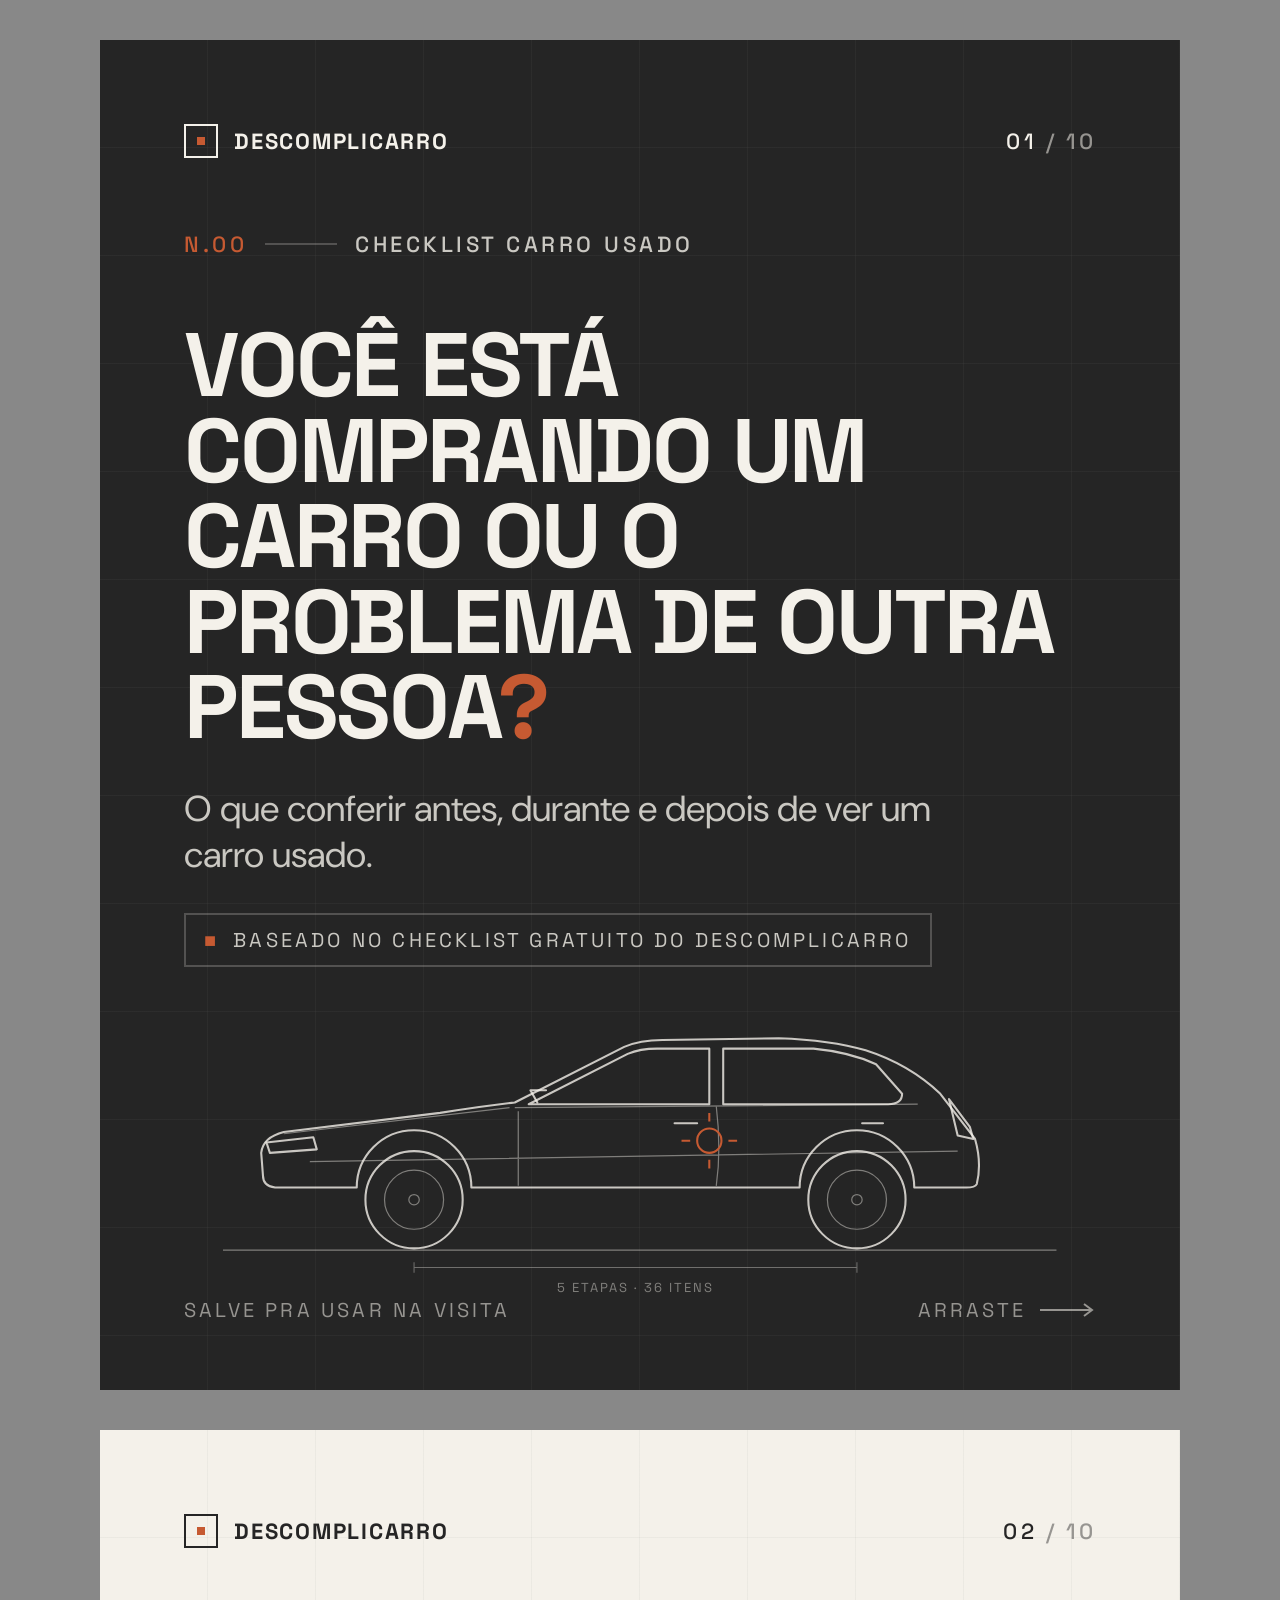
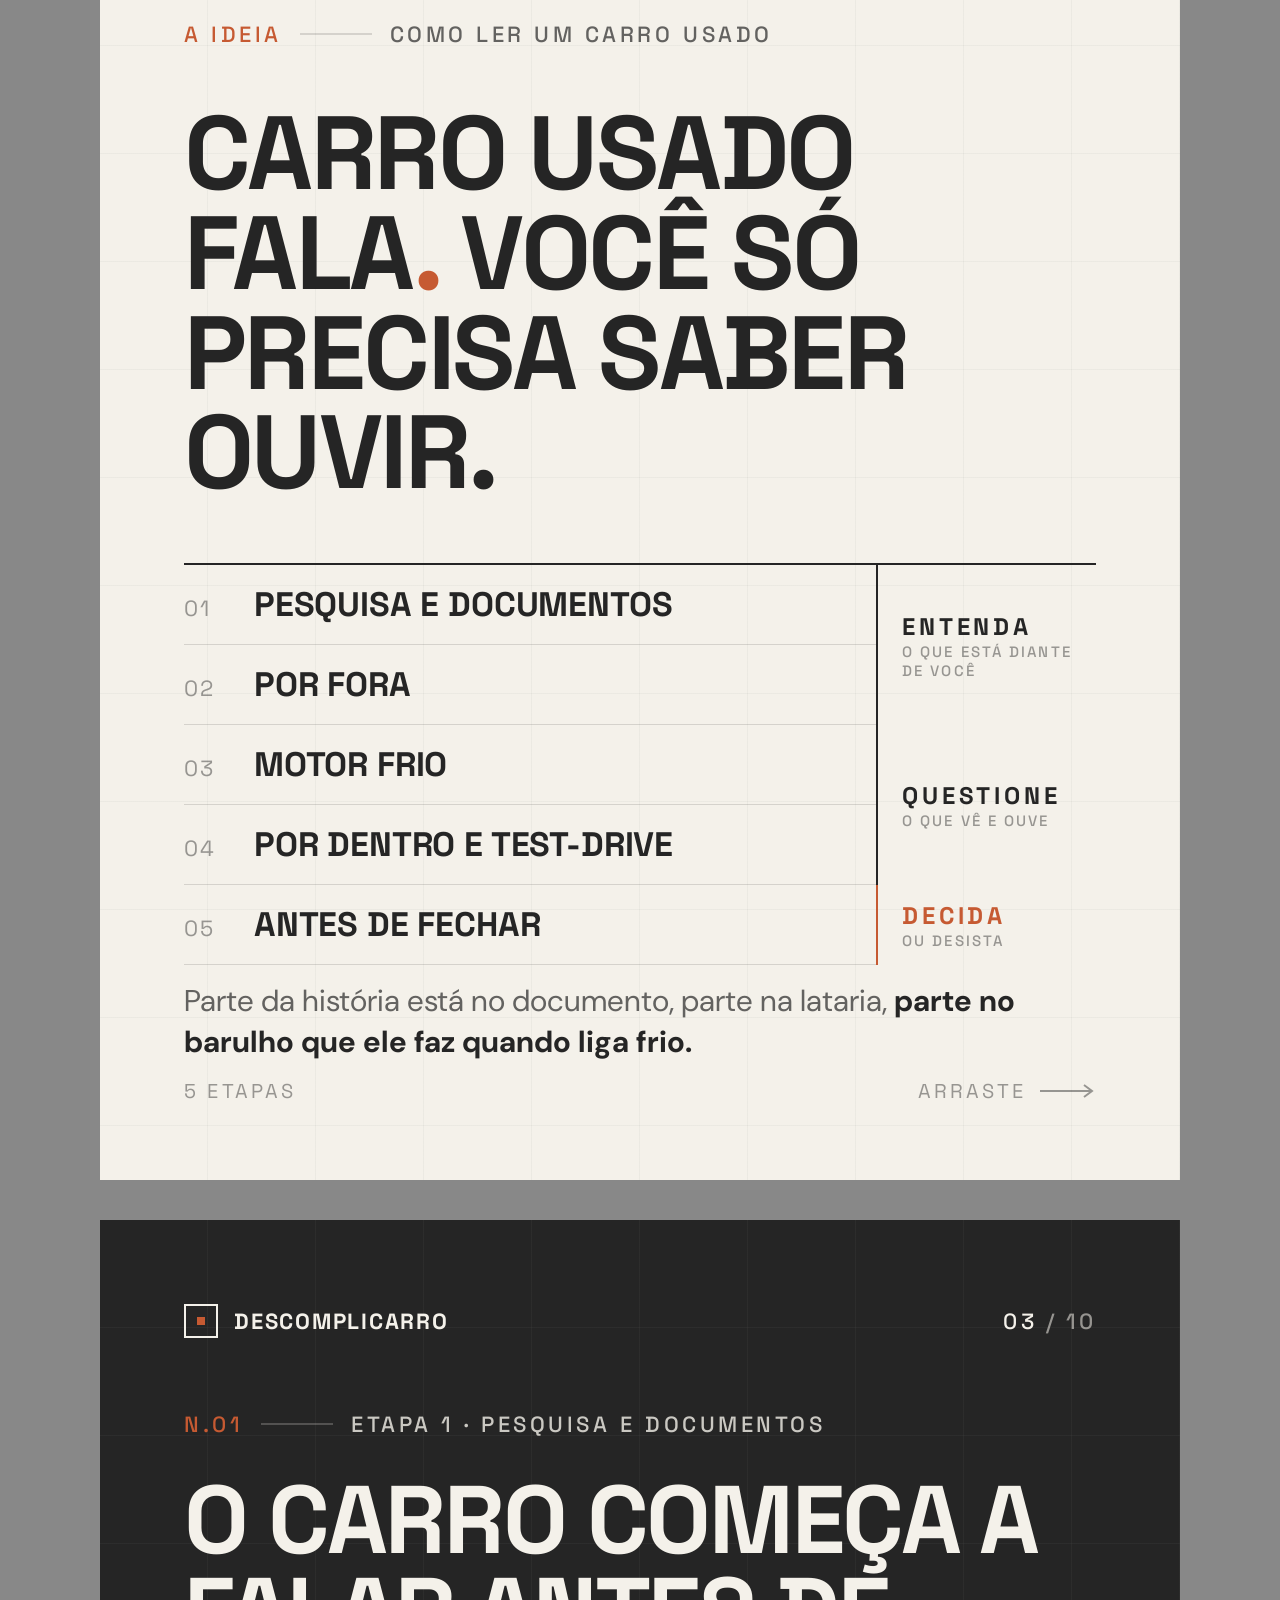
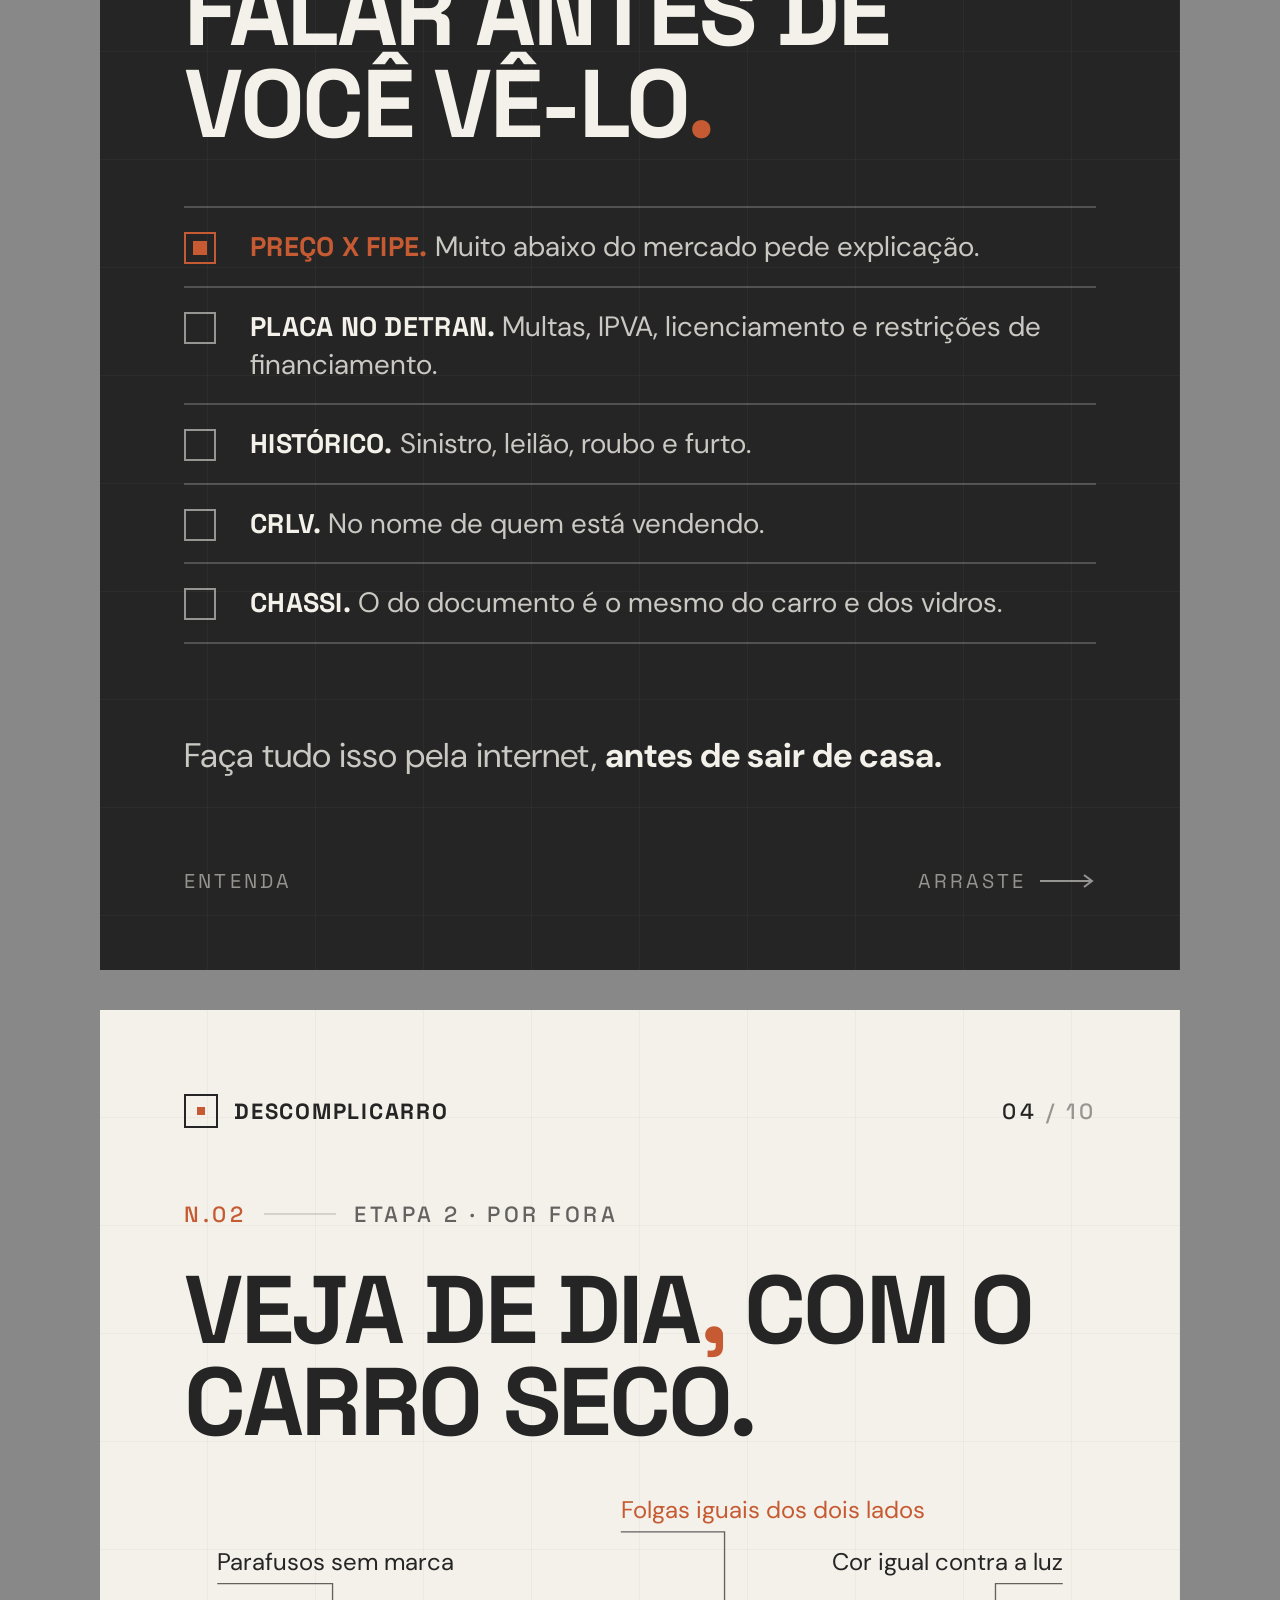
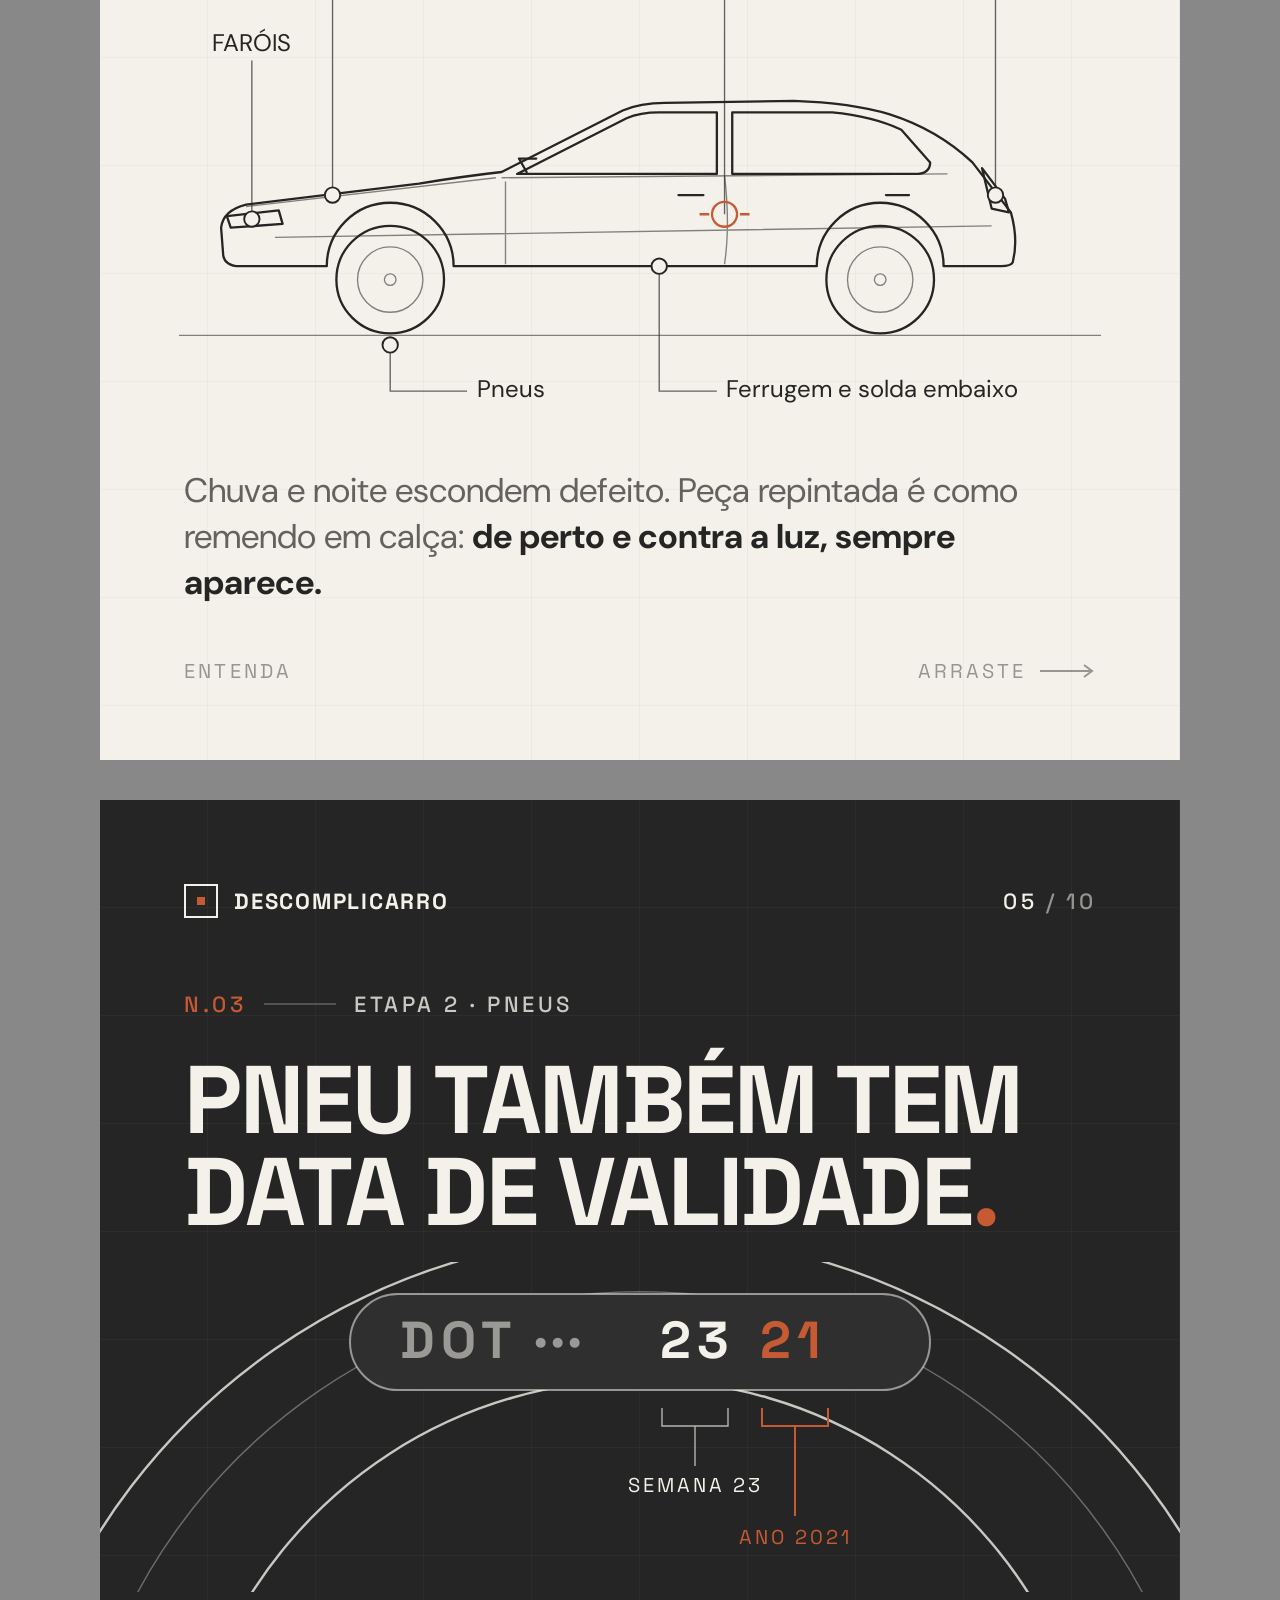
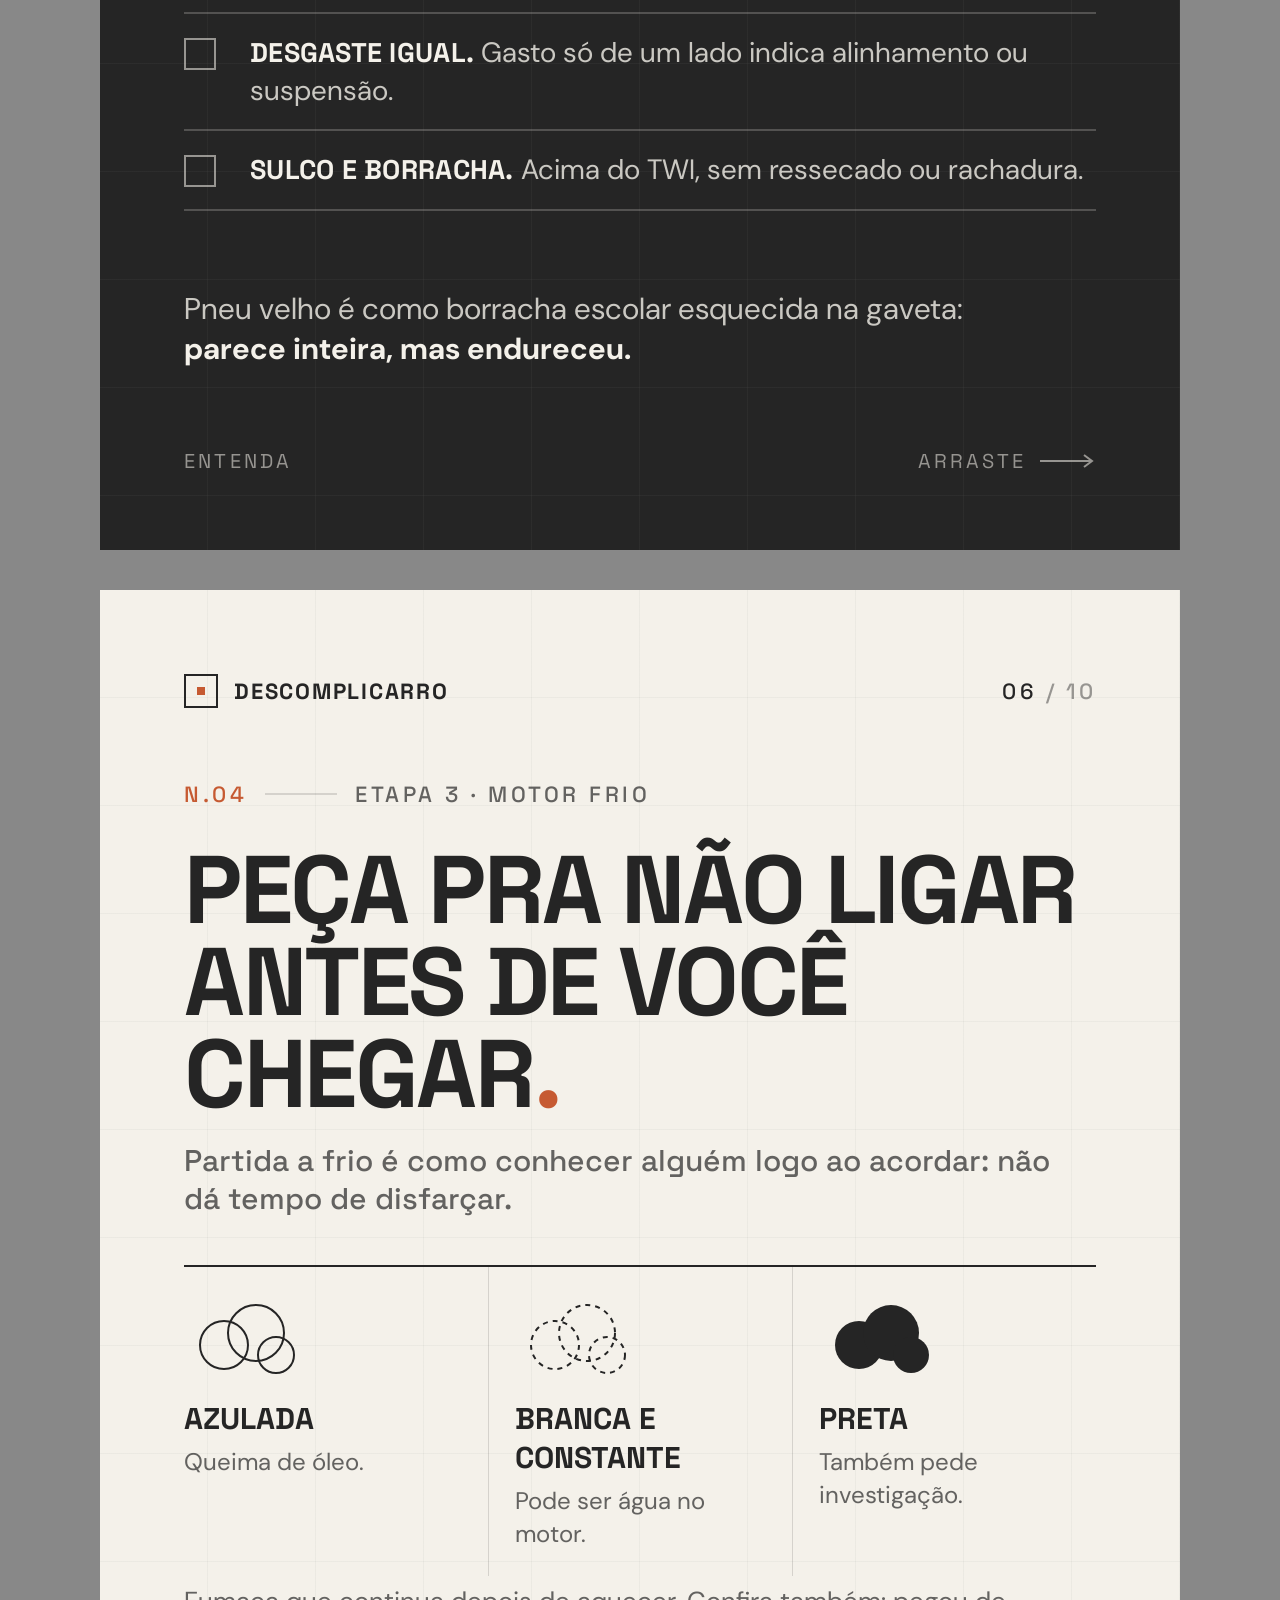
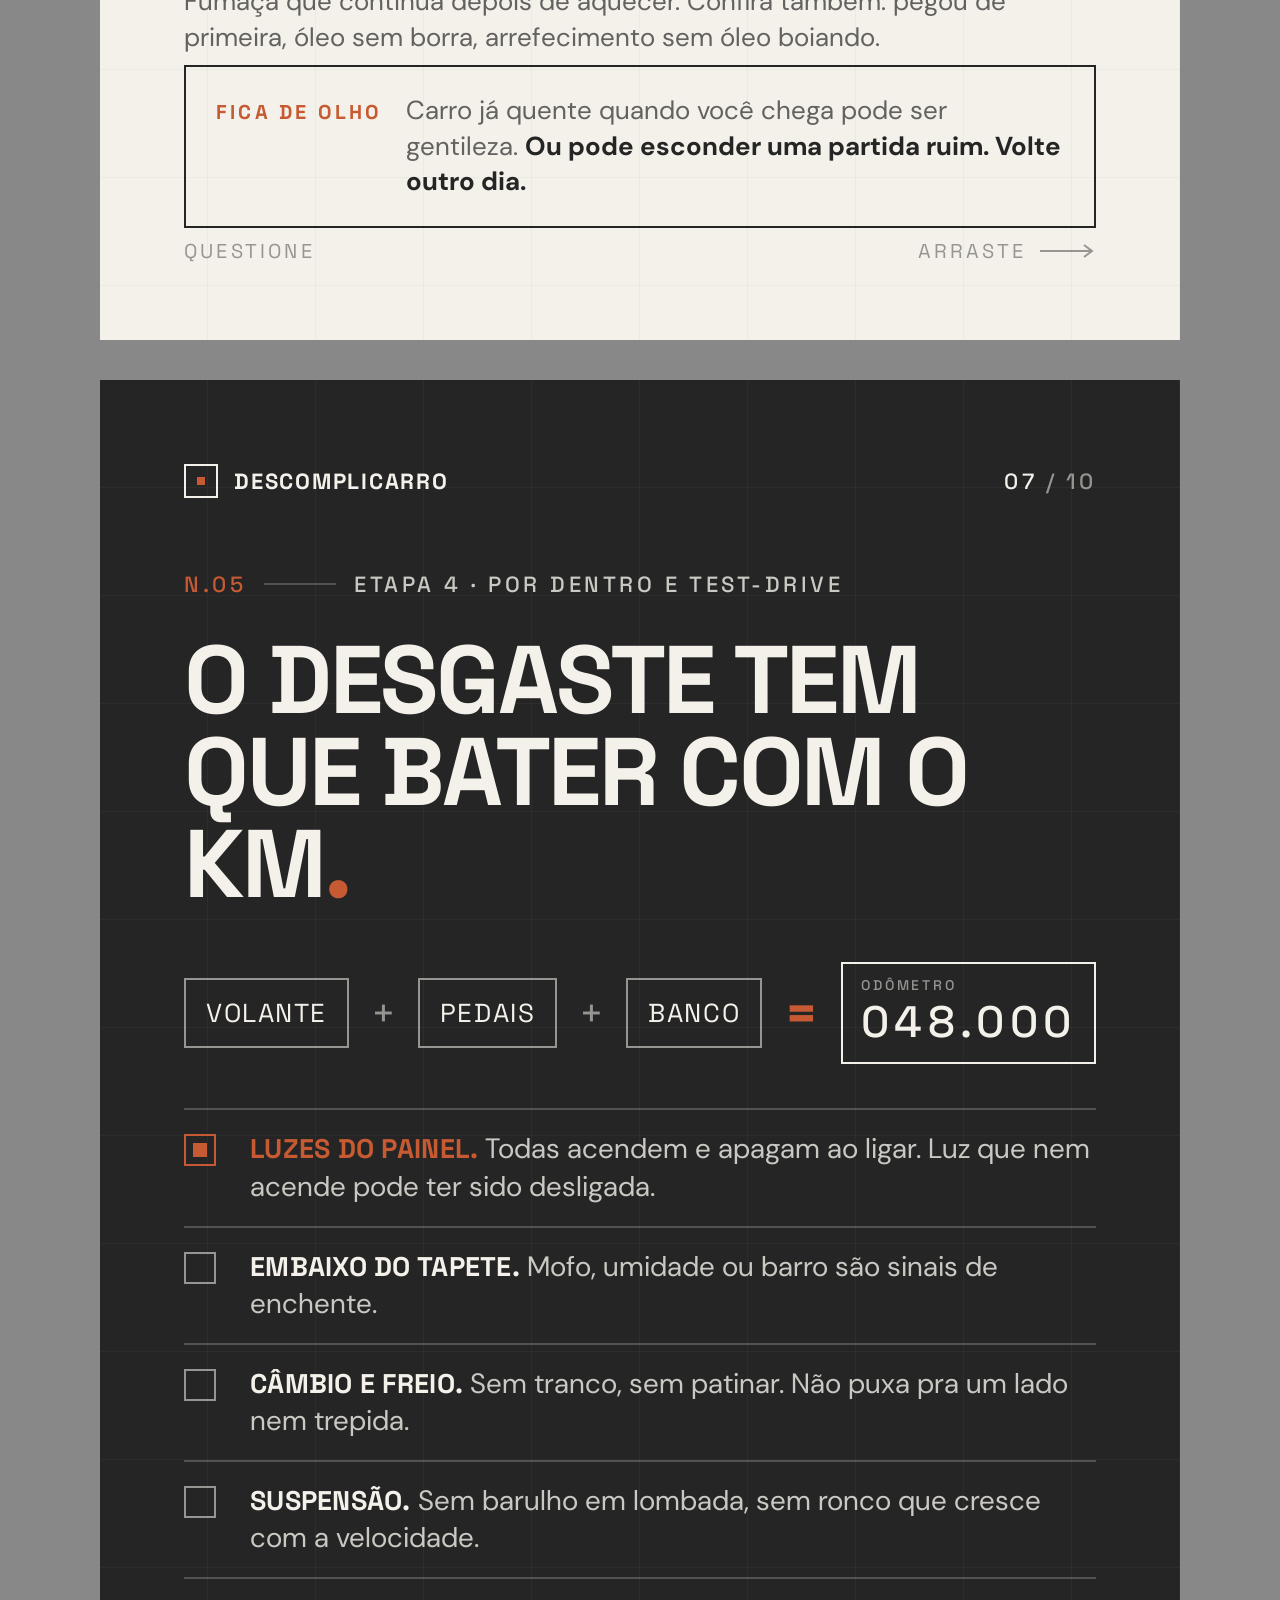
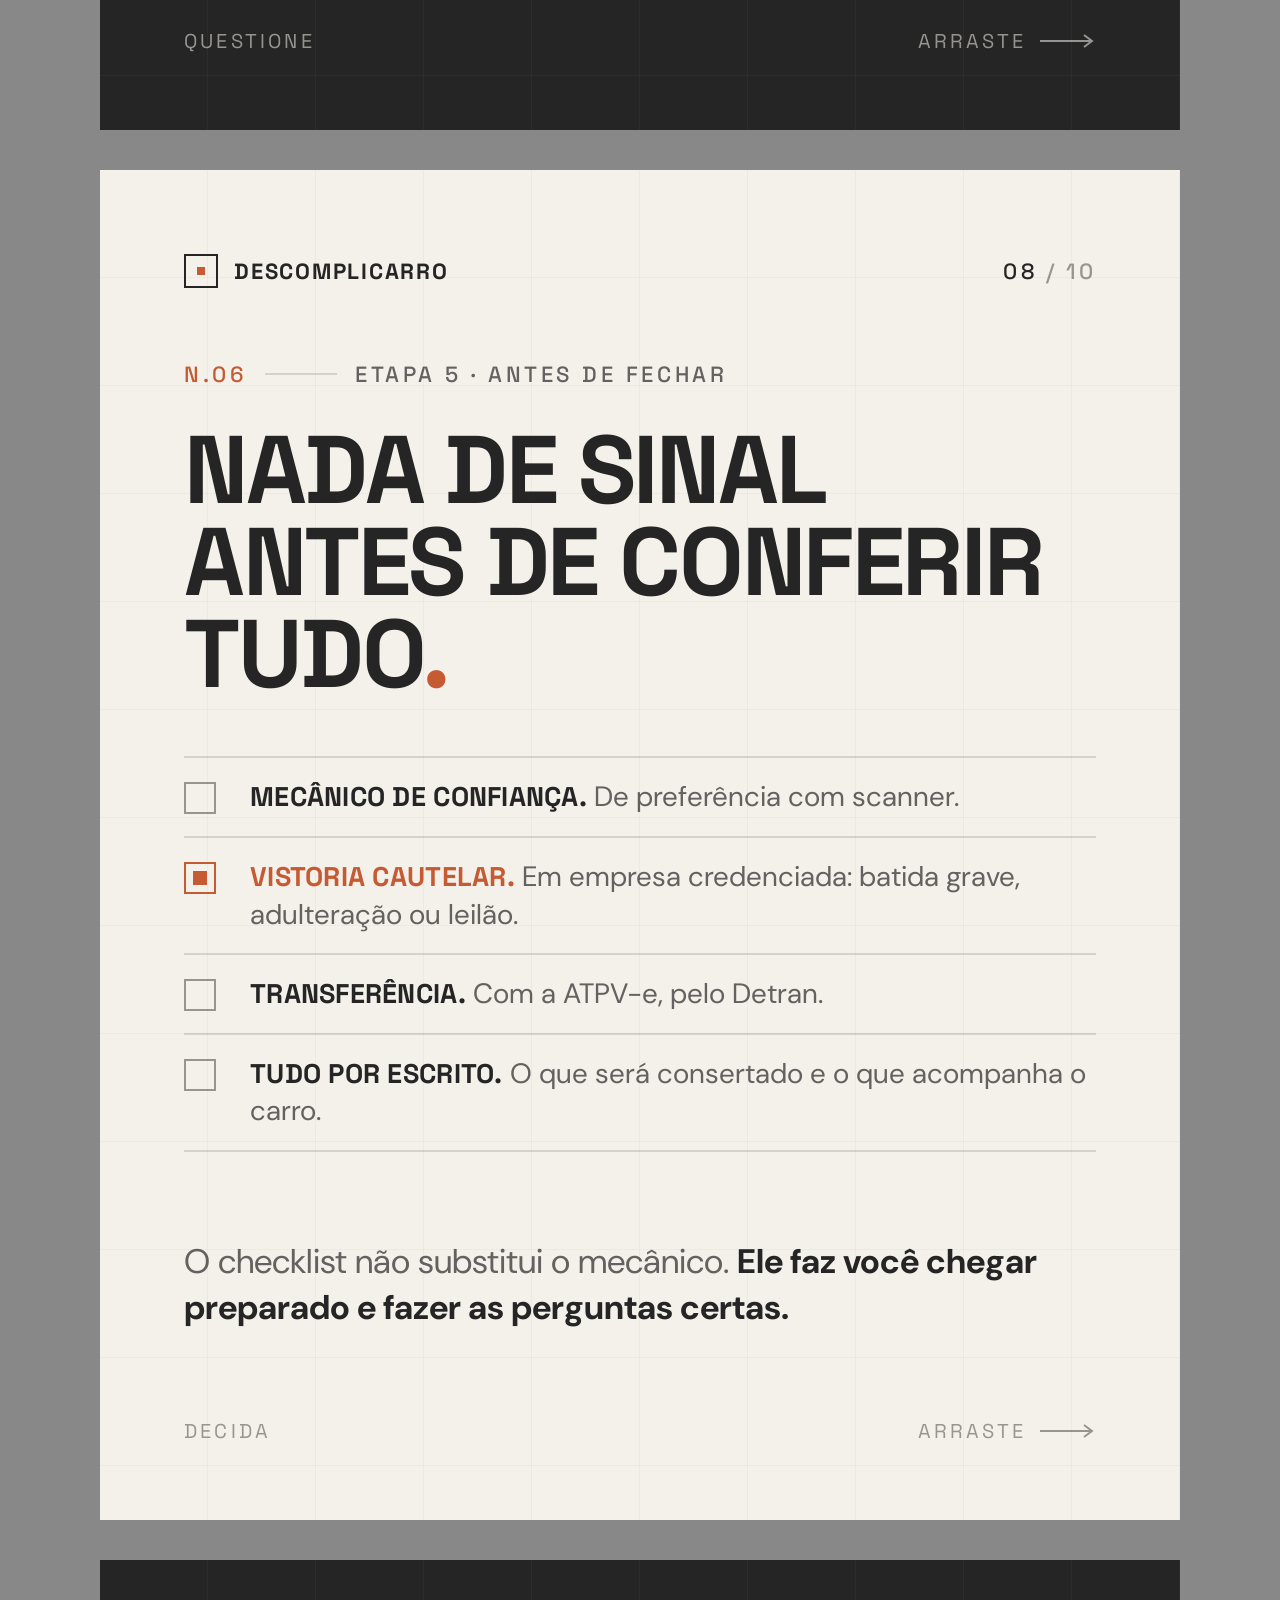
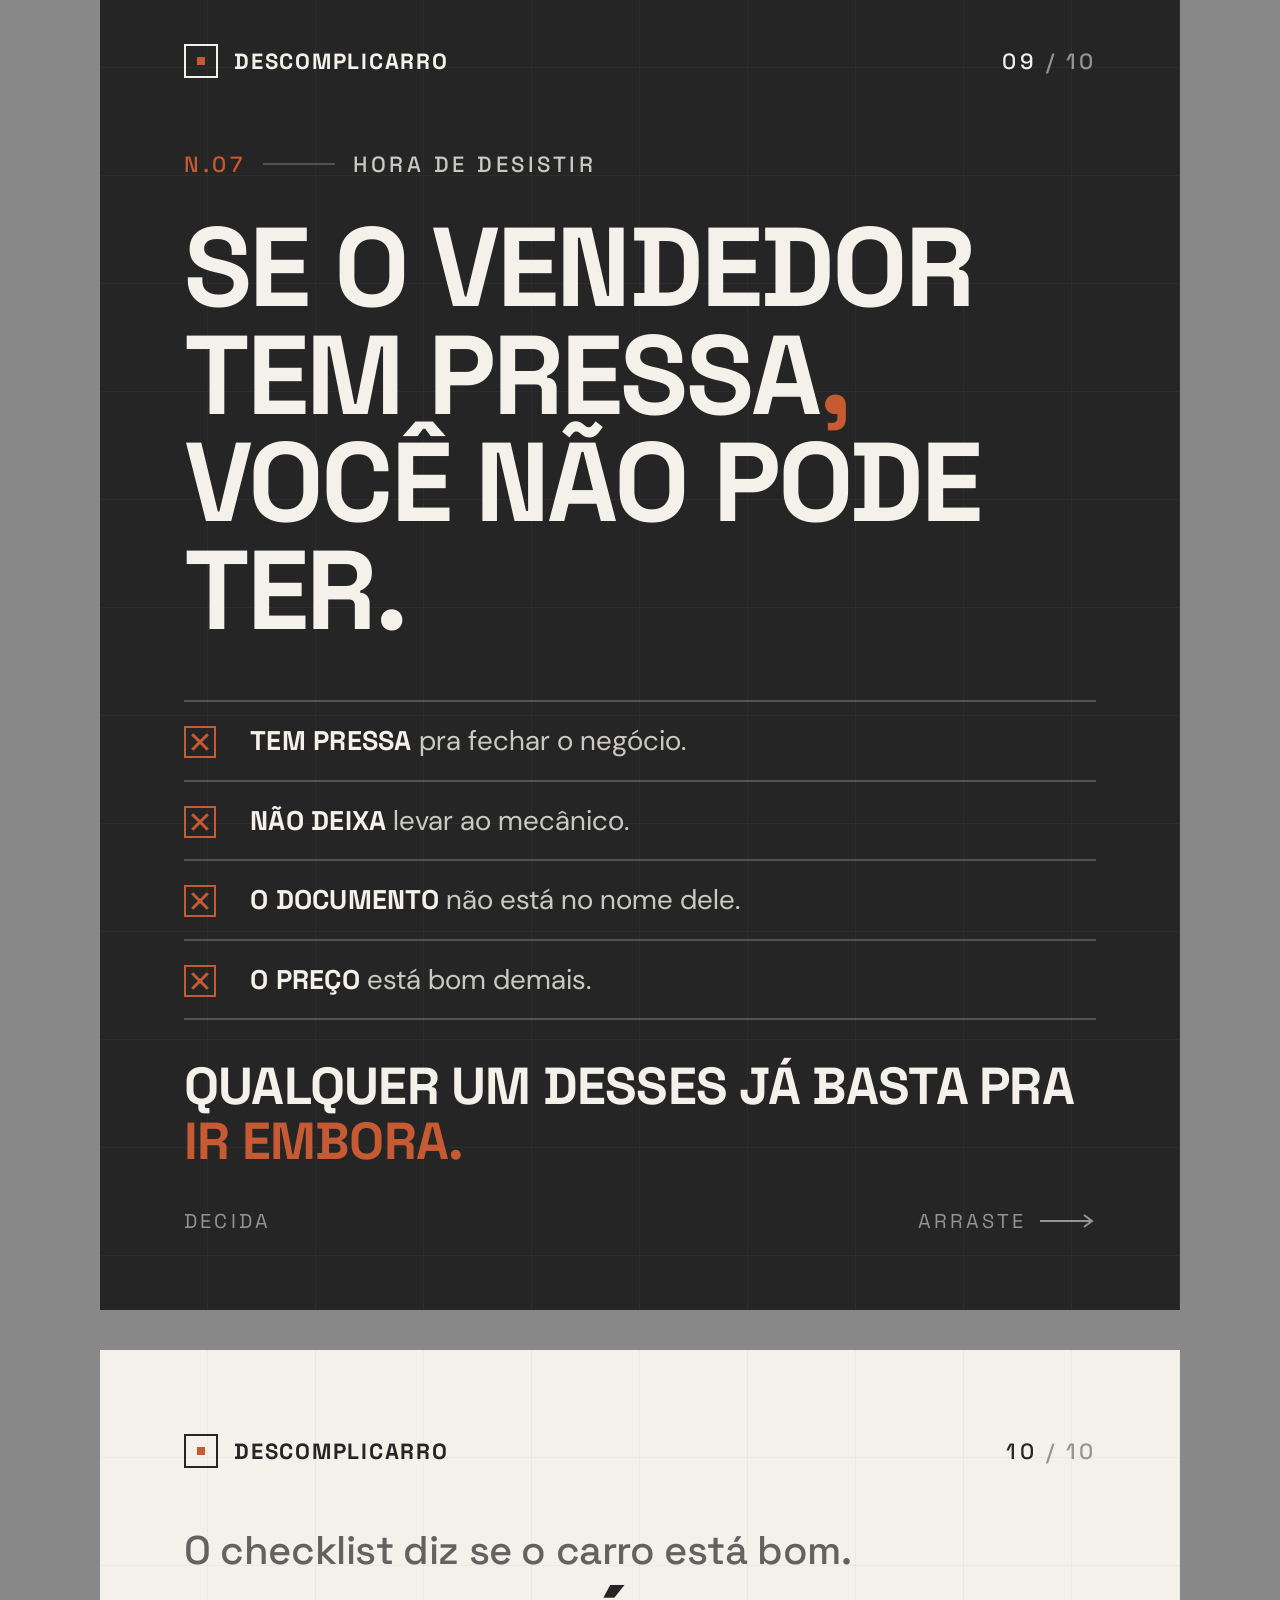
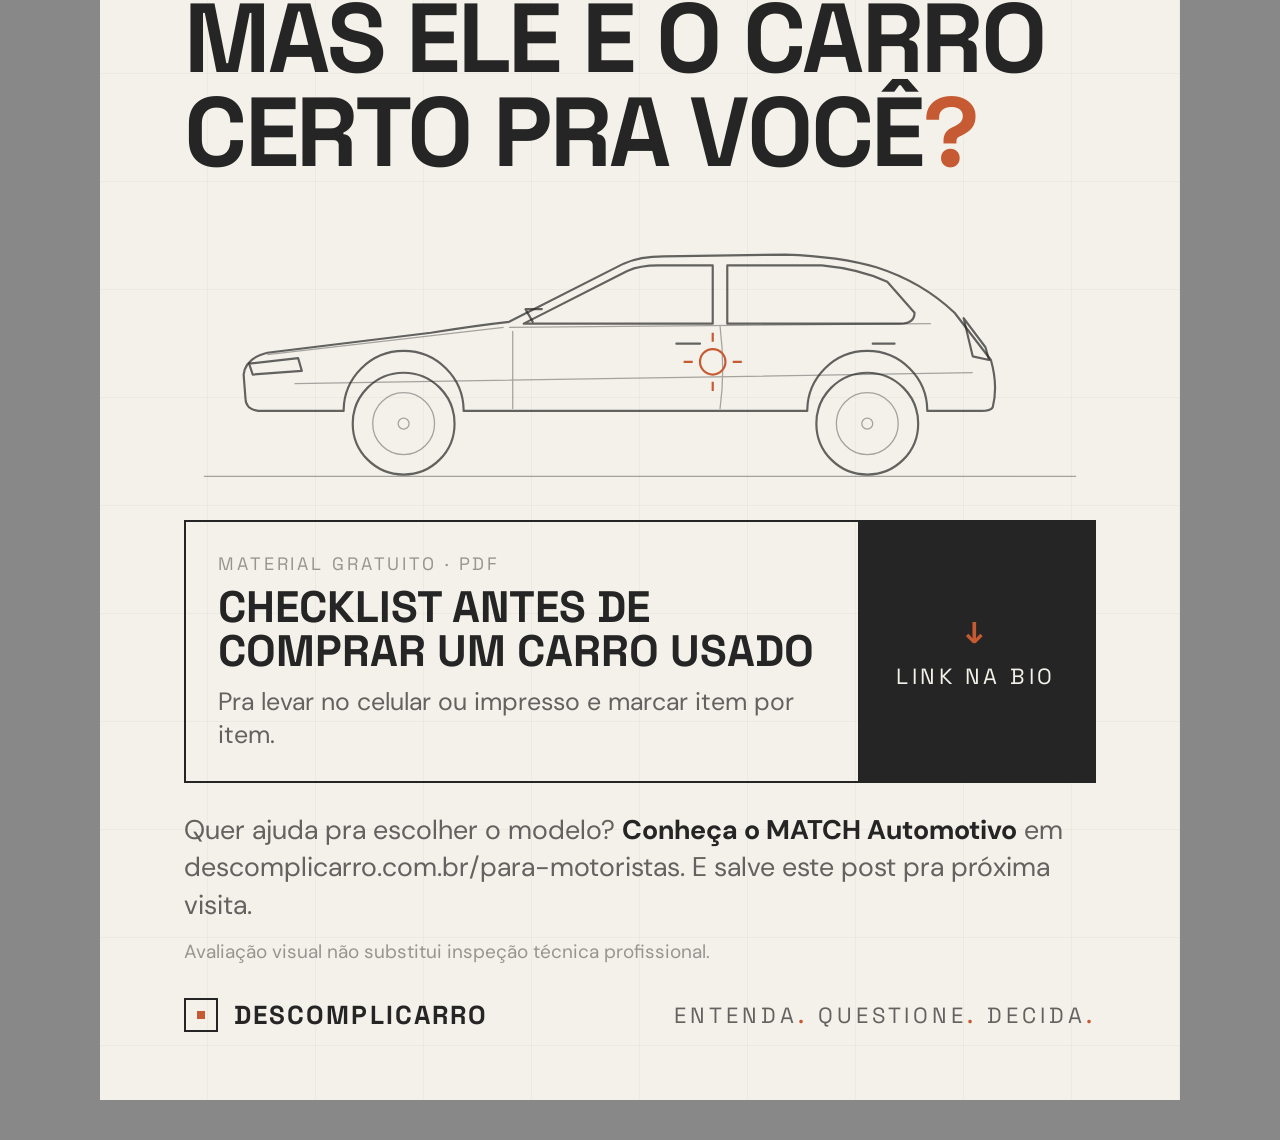
<file: carrosseis/2026-11-checklist-carro-usado/slides.html>
<!doctype html><html lang="pt-BR"><head><meta charset="utf-8"><title>Checklist carro usado — carrossel</title>
<link href="https://fonts.googleapis.com/css2?family=Space+Grotesk:wght@400;500;700&family=DM+Sans:opsz,wght@9..40,400;9..40,500;9..40,700&display=swap" rel="stylesheet">
<style>
:root{
  --g:#252525; --o:#F4F1EA; --x:#C65A32;
  --g70:rgba(37,37,37,.7); --g45:rgba(37,37,37,.45); --g15:rgba(37,37,37,.15);
  --o80:rgba(244,241,234,.8); --o55:rgba(244,241,234,.55); --o25:rgba(244,241,234,.22);
  --fd:'Space Grotesk',Arial,sans-serif; --fb:'DM Sans',Arial,sans-serif;
}
*{box-sizing:border-box;margin:0;padding:0}
body{background:#888;font-family:var(--fb);display:flex;flex-direction:column;gap:40px;align-items:center;padding:40px 0}
.slide{width:1080px;height:1350px;position:relative;overflow:hidden;padding:84px 84px 76px;display:flex;flex-direction:column}
.dark{background:var(--g);color:var(--o)}
.light{background:var(--o);color:var(--g)}
/* grid técnico baixíssimo contraste */
.dark::before,.light::before{content:'';position:absolute;inset:0;pointer-events:none;
  background-image:linear-gradient(to right,var(--grid) 1px,transparent 1px),linear-gradient(to bottom,var(--grid) 1px,transparent 1px);
  background-size:108px 108px;background-position:-1px -1px}
.dark{--grid:rgba(244,241,234,.035);--line:var(--o25);--muted:var(--o55);--soft:var(--o80)}
.light{--grid:rgba(37,37,37,.04);--line:var(--g15);--muted:var(--g45);--soft:var(--g70)}
.slide>*{position:relative}

/* topo */
.top{display:flex;justify-content:space-between;align-items:center;font-family:var(--fd);font-size:22px;letter-spacing:.14em;text-transform:uppercase}
.brand{display:flex;align-items:center;gap:16px;font-weight:700;letter-spacing:.08em}
.mark{width:34px;height:34px;border:2px solid currentColor;position:relative}
.mark::after{content:'';position:absolute;left:50%;top:50%;width:8px;height:8px;background:var(--x);transform:translate(-50%,-50%)}
.count{color:var(--muted);font-weight:500}
.count b{color:inherit;font-weight:500}
.dark .count b{color:var(--o)} .light .count b{color:var(--g)}

.idx{display:flex;align-items:center;gap:18px;margin-top:72px;font-family:var(--fd);font-size:22px;letter-spacing:.16em;text-transform:uppercase;color:var(--x);font-weight:500}
.idx i{flex:0 0 72px;height:2px;background:var(--line)}
.idx span:last-child{color:var(--soft)}

h1,h2{font-family:var(--fd);font-weight:700;text-transform:uppercase;letter-spacing:-.025em;line-height:.96}
h2{font-size:96px;margin-top:36px}
.x{color:var(--x)}
.u{background:linear-gradient(transparent 84%,var(--x) 84%,var(--x) 94%,transparent 94%)}
p.sup{font-size:34px;line-height:1.36;color:var(--soft);max-width:860px}
p.sup strong{font-weight:700;color:inherit}
.dark p.sup strong{color:var(--o)} .light p.sup strong{color:var(--g)}
.foot{margin-top:auto;display:flex;justify-content:space-between;align-items:flex-end;font-family:var(--fd);font-size:20px;letter-spacing:.16em;text-transform:uppercase;color:var(--muted)}
.swipe{display:flex;align-items:center;gap:14px}
.swipe svg{width:56px;height:14px}
.label{font-family:var(--fd);font-size:20px;letter-spacing:.16em;text-transform:uppercase;color:var(--muted);font-weight:500}

/* carro */
.car{display:block;width:100%;height:auto;overflow:visible}
.car .b{fill:none;stroke:currentColor;stroke-width:2.4;stroke-linejoin:round;stroke-linecap:round}
.car .t{fill:none;stroke:currentColor;stroke-width:1.4;opacity:.55}
.car .w{fill:none;stroke:currentColor;stroke-width:2.4}
.dim{stroke:currentColor;stroke-width:1.2;opacity:.45;fill:none}
.dimt{font-family:var(--fd);font-size:15px;letter-spacing:.16em;fill:currentColor;opacity:.55;text-transform:uppercase}


/* ---------- componentes do checklist ---------- */
.checks{margin-top:56px;display:flex;flex-direction:column;border-top:2px solid var(--line)}
.ck{display:grid;grid-template-columns:44px 1fr;gap:22px;padding:20px 0;border-bottom:2px solid var(--line);align-items:start}
.ck i{width:32px;height:32px;border:2px solid var(--muted);margin-top:4px;position:relative}
.ck.on i{border-color:var(--x)} .ck.on i::after{content:'';position:absolute;inset:7px;background:var(--x)}
.ck p{font-size:28px;line-height:1.34;color:var(--soft)}
.ck p b{font-family:var(--fd);font-weight:700;text-transform:uppercase;letter-spacing:.01em;font-size:27px}
.dark .ck p b{color:var(--o)} .light .ck p b{color:var(--g)}
.ck.on p b{color:var(--x)!important}
.sup.end{margin-top:auto}
.car{color:inherit}

/* 01 capa */
.c1 h1{font-size:90px;margin-top:64px;line-height:.95}
.c1 .ask{font-size:36px;line-height:1.3;margin-top:36px;color:var(--o80);max-width:820px}
.c1 .carwrap svg{height:330px;width:auto;display:block;margin:0 auto}.c1 .carwrap{margin:auto 0 0;color:var(--o80)}
.c1 .pdf{display:inline-flex;gap:14px;align-items:center;margin-top:34px;font-family:var(--fd);font-size:20px;letter-spacing:.16em;text-transform:uppercase;border:2px solid var(--o25);padding:12px 18px;color:var(--o80);align-self:flex-start}
.c1 .pdf b{color:var(--x);font-weight:500}

/* 02 etapas */
.c2 h2{font-size:104px;margin-top:56px}
.stages{margin-top:60px;display:grid;grid-template-columns:1fr 220px;border-top:2px solid var(--g)}
.st{display:grid;grid-template-columns:70px 1fr;align-items:baseline;padding:18px 0;border-bottom:1px solid var(--g15);grid-column:1}
.st span{font-family:var(--fd);font-size:22px;color:var(--g45);letter-spacing:.1em}
.st strong{font-family:var(--fd);font-size:34px;text-transform:uppercase;letter-spacing:-.005em}
.grp{grid-column:2;display:flex;align-items:center;gap:16px;font-family:var(--fd);font-size:24px;letter-spacing:.16em;text-transform:uppercase;font-weight:700;padding-left:24px;border-left:2px solid var(--g)}
.grp small{font-size:15px;color:var(--g45);font-weight:500;letter-spacing:.14em;display:block}
.grp.x{color:var(--x);border-left-color:var(--x)}
.c2 .sup{margin-top:auto;font-size:30px}

/* 04 por fora */
.c4 .diag{margin:30px -34px 0;color:var(--g)}
.c4 .co{fill:var(--g);font-size:25px}
.c4 .sup{margin-top:auto}

/* 05 pneu */
.tire{margin:24px -84px 0;display:block;width:1080px}
.c5 .sup{margin-top:auto;font-size:30px}

/* 06 motor frio */
.smoke{margin-top:48px;display:grid;grid-template-columns:repeat(3,1fr);border-top:2px solid var(--g)}
.sm{padding:26px 26px 26px 0}
.sm+.sm{padding-left:26px;border-left:1px solid var(--g15)}
.sm svg{width:120px;height:90px;display:block;margin-bottom:16px}
.sm .k{font-family:var(--fd);font-size:30px;text-transform:uppercase;font-weight:700}
.sm p{font-size:24px;line-height:1.35;color:var(--g70);margin-top:8px}
.c6 .kick{font-family:var(--fd);font-size:30px;font-weight:500;color:var(--g70);margin-top:22px;max-width:880px;line-height:1.25}
.alert{margin-top:auto;border:2px solid var(--g);padding:26px 30px;display:grid;grid-template-columns:auto 1fr;gap:24px;align-items:start}
.alert .t{font-family:var(--fd);font-size:20px;letter-spacing:.16em;text-transform:uppercase;color:var(--x);font-weight:700;white-space:nowrap;padding-top:6px}
.alert p{font-size:26px;line-height:1.38;color:var(--g70)}
.alert p b{color:var(--g)}

/* 07 por dentro */
.eq{margin-top:52px;display:flex;align-items:center;gap:22px;font-family:var(--fd);text-transform:uppercase}
.eq .bx{border:2px solid var(--o55);padding:16px 20px;font-size:26px;letter-spacing:.06em}
.eq .op{font-size:40px;color:var(--o55)}
.eq .op.x{color:var(--x);font-size:56px;font-weight:700}
.eq .odo2{border:2px solid var(--o);padding:12px 18px;font-size:44px;letter-spacing:.12em;font-weight:500}
.eq .odo2 small{display:block;font-size:14px;letter-spacing:.2em;color:var(--o55)}
.c7 .checks{margin-top:44px}

/* 09 desistir */
.c9 h2{font-size:112px}
.c9 .checks .ck i{border-color:var(--x)}
.c9 .checks .ck i::before,.c9 .checks .ck i::after{content:'';position:absolute;inset:auto;left:50%;top:50%;width:22px;height:3px;background:var(--x);transform:translate(-50%,-50%) rotate(45deg)}
.c9 .checks .ck i::after{transform:translate(-50%,-50%) rotate(-45deg)}
.c9 .big{margin-top:auto;font-family:var(--fd);font-size:52px;line-height:1.06;text-transform:uppercase;font-weight:700;letter-spacing:-.015em}

/* 10 reforço */
.c10 .lead{font-family:var(--fd);font-size:40px;font-weight:500;margin-top:60px;color:var(--g70);letter-spacing:-.01em;line-height:1.15}
.c10 h2{font-size:98px;margin-top:18px}
.dl{margin-top:auto;border:2px solid var(--g);display:grid;grid-template-columns:1fr auto}
.dl .l{padding:30px 32px}
.dl .l small{font-family:var(--fd);font-size:18px;letter-spacing:.16em;text-transform:uppercase;color:var(--g45)}
.dl .l strong{display:block;font-family:var(--fd);font-size:44px;text-transform:uppercase;margin-top:10px;line-height:1}
.dl .l p{font-size:25px;color:var(--g70);margin-top:12px}
.dl .r{background:var(--g);color:var(--o);display:flex;flex-direction:column;justify-content:center;align-items:center;padding:0 38px;font-family:var(--fd);font-size:22px;letter-spacing:.16em;text-transform:uppercase;gap:10px}
.dl .r b{color:var(--x);font-size:30px}
.c10 .save{margin-top:28px;font-size:27px;color:var(--g70);line-height:1.38}
.c10 .save b{color:var(--g)}
.c10 .fine{margin-top:16px;font-size:19px;color:var(--g45)}
.sign2{margin-top:34px;display:flex;justify-content:space-between;align-items:center;font-family:var(--fd);letter-spacing:.12em;text-transform:uppercase}
.sign2 .brand{font-size:26px}
.sign2 .tg{font-size:22px;color:var(--g70);letter-spacing:.18em}
.sign2 .tg b{color:var(--x);font-weight:500}
</style></head><body>
<svg width="0" height="0" style="position:absolute"><defs><symbol id="hatch" viewBox="0 0 960 330">
 <g fill="none" stroke="currentColor" stroke-width="2.4" stroke-linejoin="round" stroke-linecap="round">
  <path d="M60 254 Q46 252 46 240 L44 214 Q46 196 70 190 L250 168 Q300 160 336 156 L462 92 Q480 84 506 84 L640 82 Q700 84 740 96 Q790 112 826 146 L866 198 Q874 226 868 250 Q866 254 856 254 L796 254 A66 66 0 0 0 664 254 L286 254 A66 66 0 0 0 154 254 Z"/>
  <path d="M352 158 L466 100 Q480 94 500 94 L560 94 L560 158 Z"/>
  <path d="M576 94 L680 94 Q722 98 752 112 L782 146 Q782 158 766 158 L576 158 Z"/>
  <path d="M50 202 L104 196 L108 210 L54 214 Z"/>
  <path d="M836 152 L860 184 L864 198 L846 194 Z"/>
  <path d="M362 156 L354 142 L372 142"/>
  <path d="M520 180 L546 180 M736 180 L760 180"/>
  <circle cx="220" cy="268" r="56"/><circle cx="730" cy="268" r="56"/>
 </g>
 <g fill="none" stroke="currentColor" stroke-width="1.4" opacity=".55">
  <path d="M336 162 L800 158 M100 224 L846 212 M340 166 L340 252 M568 160 Q574 210 568 252 M70 192 L330 162"/>
  <circle cx="220" cy="268" r="34"/><circle cx="730" cy="268" r="34"/><circle cx="220" cy="268" r="6"/><circle cx="730" cy="268" r="6"/>
  <path d="M0 326 L960 326"/>
 </g>
</symbol>
<symbol id="arr" viewBox="0 0 56 14"><path d="M0 7 H52 M44 1 L52 7 L44 13" fill="none" stroke="currentColor" stroke-width="2"/></symbol></defs></svg>
<section class="slide dark s1 c1" id="s1"><div class="top"><div class="brand"><span class="mark"></span>Descomplicarro</div><div class="count"><b>01</b> / 10</div></div><div class="idx"><span>N.00</span><i></i><span>Checklist carro usado</span></div>
<h1>Você está comprando um carro ou o problema de outra pessoa<span class="x">?</span></h1>
<p class="ask">O que conferir antes, durante e depois de ver um carro usado.</p>
<div class="pdf"><b>■</b> Baseado no checklist gratuito do Descomplicarro</div>
<div class="carwrap"><svg class="car" viewBox="0 0 960 380"><use href="#hatch" width="960" height="330"/>
<path d="M220 352 V340 M730 352 V340 M220 346 H730" stroke="currentColor" stroke-width="1.2" opacity=".45" fill="none"/>
<text x="475" y="374" text-anchor="middle" font-family="Space Grotesk" font-size="15" letter-spacing="2.4" fill="currentColor" opacity=".55">5 ETAPAS · 36 ITENS</text>
<g stroke="#C65A32" stroke-width="2.4" fill="none"><circle cx="560" cy="200" r="14"/><path d="M560 178v-10 M560 222v10 M538 200h-10 M582 200h10"/></g></svg></div>
<div class="foot"><span>Salve pra usar na visita</span><span class="swipe">Arraste <svg><use href="#arr"/></svg></span></div></section><section class="slide light c2" id="s2"><div class="top"><div class="brand"><span class="mark"></span>Descomplicarro</div><div class="count"><b>02</b> / 10</div></div><div class="idx"><span>A ideia</span><i></i><span>Como ler um carro usado</span></div>
<h2>Carro usado fala<span class="x">.</span> Você só precisa saber ouvir.</h2>
<div class="stages">
 <div class="st" style="grid-row:1"><span>01</span><strong>Pesquisa e documentos</strong></div>
 <div class="st" style="grid-row:2"><span>02</span><strong>Por fora</strong></div>
 <div class="st" style="grid-row:3"><span>03</span><strong>Motor frio</strong></div>
 <div class="st" style="grid-row:4"><span>04</span><strong>Por dentro e test-drive</strong></div>
 <div class="st" style="grid-row:5"><span>05</span><strong>Antes de fechar</strong></div>
 <div class="grp" style="grid-row:1/3"><div>Entenda<small>o que está diante de você</small></div></div>
 <div class="grp" style="grid-row:3/5"><div>Questione<small>o que vê e ouve</small></div></div>
 <div class="grp x" style="grid-row:5/6"><div>Decida<small>ou desista</small></div></div>
</div>
<p class="sup">Parte da história está no documento, parte na lataria, <strong>parte no barulho que ele faz quando liga frio.</strong></p>
<div class="foot"><span>5 etapas</span><span class="swipe">Arraste <svg><use href="#arr"/></svg></span></div></section><section class="slide dark c3" id="s3"><div class="top"><div class="brand"><span class="mark"></span>Descomplicarro</div><div class="count"><b>03</b> / 10</div></div><div class="idx"><span>N.01</span><i></i><span>Etapa 1 · Pesquisa e documentos</span></div>
<h2>O carro começa a falar antes de você vê-lo<span class="x">.</span></h2>
<div class="checks">
<div class="ck on"><i></i><p><b>Preço x FIPE.</b> Muito abaixo do mercado pede explicação.</p></div>
<div class="ck"><i></i><p><b>Placa no Detran.</b> Multas, IPVA, licenciamento e restrições de financiamento.</p></div>
<div class="ck"><i></i><p><b>Histórico.</b> Sinistro, leilão, roubo e furto.</p></div>
<div class="ck"><i></i><p><b>CRLV.</b> No nome de quem está vendendo.</p></div>
<div class="ck"><i></i><p><b>Chassi.</b> O do documento é o mesmo do carro e dos vidros.</p></div>
</div>
<p class="sup end">Faça tudo isso pela internet, <strong>antes de sair de casa.</strong></p>
<div class="foot"><span>Entenda</span><span class="swipe">Arraste <svg><use href="#arr"/></svg></span></div></section><section class="slide light c4" id="s4"><div class="top"><div class="brand"><span class="mark"></span>Descomplicarro</div><div class="count"><b>04</b> / 10</div></div><div class="idx"><span>N.02</span><i></i><span>Etapa 2 · Por fora</span></div>
<h2>Veja de dia<span class="x">,</span> com o carro seco.</h2>
<div class="diag"><svg class="car" viewBox="-30 -150 1020 560">
 <use href="#hatch" width="960" height="330"/>
 <g stroke="#252525" stroke-width="1.4" fill="none" opacity=".7">
  <path d="M160 180 V-40 H40"/><path d="M568 200 V-94 H460"/><path d="M76 205 V40"/><path d="M850 180 V-40 H920"/>
  <path d="M220 336 V384 H300"/><path d="M500 254 V384 H560"/>
 </g>
 <g fill="#F4F1EA" stroke="#252525" stroke-width="2"><circle cx="160" cy="180" r="8"/><circle cx="850" cy="180" r="8"/><circle cx="220" cy="336" r="8"/><circle cx="500" cy="254" r="8"/><circle cx="76" cy="205" r="8"/></g>
 <g stroke="#C65A32" stroke-width="2.4" fill="none"><circle cx="568" cy="200" r="13"/><path d="M552 200h-10 M584 200h10"/></g>
 <text class="co" x="40" y="-54">Parafusos sem marca</text>
 <text class="co" x="76" y="30" text-anchor="middle">FARÓIS</text>
 <text class="co" x="460" y="-108" style="fill:#C65A32">Folgas iguais dos dois lados</text>
 <text class="co" x="920" y="-54" text-anchor="end">Cor igual contra a luz</text>
 <text class="co" x="310" y="390">Pneus</text>
 <text class="co" x="570" y="390">Ferrugem e solda embaixo</text>
</svg></div>
<p class="sup">Chuva e noite escondem defeito. Peça repintada é como remendo em calça: <strong>de perto e contra a luz, sempre aparece.</strong></p>
<div class="foot"><span>Entenda</span><span class="swipe">Arraste <svg><use href="#arr"/></svg></span></div></section><section class="slide dark c5" id="s5"><div class="top"><div class="brand"><span class="mark"></span>Descomplicarro</div><div class="count"><b>05</b> / 10</div></div><div class="idx"><span>N.03</span><i></i><span>Etapa 2 · Pneus</span></div>
<h2>Pneu também tem data de validade<span class="x">.</span></h2>
<svg class="tire" viewBox="0 80 1080 330">
 <g fill="none" stroke="#F4F1EA">
  <path d="M-60 470 A 640 640 0 0 1 1140 470" stroke-width="2.4" opacity=".8"/>
  <path d="M10 470 A 570 570 0 0 1 1070 470" stroke-width="1.4" opacity=".35"/>
  <path d="M120 470 A 460 460 0 0 1 960 470" stroke-width="2.4" opacity=".8"/>
 </g>
 <rect x="250" y="112" width="580" height="96" rx="48" fill="#2f2f2f" stroke="#F4F1EA" stroke-opacity=".55" stroke-width="2"/>
 <text x="300" y="176" font-family="Space Grotesk" font-weight="700" font-size="52" letter-spacing="6" fill="#F4F1EA" fill-opacity=".55">DOT ···</text>
 <text x="560" y="176" font-family="Space Grotesk" font-weight="700" font-size="52" letter-spacing="6" fill="#F4F1EA">23</text>
 <text x="660" y="176" font-family="Space Grotesk" font-weight="700" font-size="52" letter-spacing="6" fill="#C65A32">21</text>
 <g stroke="#F4F1EA" stroke-width="1.4" fill="none" opacity=".7"><path d="M562 226 v18 h66 v-18 M595 244 v40"/></g>
 <g stroke="#C65A32" stroke-width="2" fill="none"><path d="M662 226 v18 h66 v-18 M695 244 v90"/></g>
 <text x="595" y="310" text-anchor="middle" font-family="Space Grotesk" font-size="20" letter-spacing="3" fill="#F4F1EA">SEMANA 23</text>
 <text x="695" y="362" text-anchor="middle" font-family="Space Grotesk" font-size="20" letter-spacing="3" fill="#C65A32">ANO 2021</text>
</svg>
<div class="checks" style="margin-top:20px">
<div class="ck"><i></i><p><b>Desgaste igual.</b> Gasto só de um lado indica alinhamento ou suspensão.</p></div>
<div class="ck"><i></i><p><b>Sulco e borracha.</b> Acima do TWI, sem ressecado ou rachadura.</p></div>
</div>
<p class="sup end">Pneu velho é como borracha escolar esquecida na gaveta: <strong>parece inteira, mas endureceu.</strong></p>
<div class="foot"><span>Entenda</span><span class="swipe">Arraste <svg><use href="#arr"/></svg></span></div></section><section class="slide light c6" id="s6"><div class="top"><div class="brand"><span class="mark"></span>Descomplicarro</div><div class="count"><b>06</b> / 10</div></div><div class="idx"><span>N.04</span><i></i><span>Etapa 3 · Motor frio</span></div>
<h2>Peça pra não ligar antes de você chegar<span class="x">.</span></h2>
<p class="kick">Partida a frio é como conhecer alguém logo ao acordar: não dá tempo de disfarçar.</p>
<div class="smoke">
 <div class="sm"><svg viewBox="0 0 120 90"><g fill="none" stroke="#252525" stroke-width="2"><circle cx="40" cy="52" r="24"/><circle cx="72" cy="40" r="28"/><circle cx="92" cy="62" r="18"/></g></svg><div class="k">Azulada</div><p>Queima de óleo.</p></div>
 <div class="sm"><svg viewBox="0 0 120 90"><g fill="none" stroke="#252525" stroke-width="2" stroke-dasharray="5 5"><circle cx="40" cy="52" r="24"/><circle cx="72" cy="40" r="28"/><circle cx="92" cy="62" r="18"/></g></svg><div class="k">Branca e constante</div><p>Pode ser água no motor.</p></div>
 <div class="sm"><svg viewBox="0 0 120 90"><g fill="#252525"><circle cx="40" cy="52" r="24"/><circle cx="72" cy="40" r="28"/><circle cx="92" cy="62" r="18"/></g></svg><div class="k">Preta</div><p>Também pede investigação.</p></div>
</div>
<p class="sup" style="font-size:26px;margin-top:8px">Fumaça que continua depois de aquecer. Confira também: pegou de primeira, óleo sem borra, arrefecimento sem óleo boiando.</p>
<div class="alert"><div class="t">Fica de olho</div><p>Carro já quente quando você chega pode ser gentileza. <b>Ou pode esconder uma partida ruim. Volte outro dia.</b></p></div>
<div class="foot"><span>Questione</span><span class="swipe">Arraste <svg><use href="#arr"/></svg></span></div></section><section class="slide dark c7" id="s7"><div class="top"><div class="brand"><span class="mark"></span>Descomplicarro</div><div class="count"><b>07</b> / 10</div></div><div class="idx"><span>N.05</span><i></i><span>Etapa 4 · Por dentro e test-drive</span></div>
<h2>O desgaste tem que bater com o km<span class="x">.</span></h2>
<div class="eq"><div class="bx">Volante</div><div class="op">+</div><div class="bx">Pedais</div><div class="op">+</div><div class="bx">Banco</div><div class="op x">=</div><div class="odo2"><small>Odômetro</small>048.000</div></div>
<div class="checks">
<div class="ck on"><i></i><p><b>Luzes do painel.</b> Todas acendem e apagam ao ligar. Luz que nem acende pode ter sido desligada.</p></div>
<div class="ck"><i></i><p><b>Embaixo do tapete.</b> Mofo, umidade ou barro são sinais de enchente.</p></div>
<div class="ck"><i></i><p><b>Câmbio e freio.</b> Sem tranco, sem patinar. Não puxa pra um lado nem trepida.</p></div>
<div class="ck"><i></i><p><b>Suspensão.</b> Sem barulho em lombada, sem ronco que cresce com a velocidade.</p></div>
</div>
<div class="foot"><span>Questione</span><span class="swipe">Arraste <svg><use href="#arr"/></svg></span></div></section><section class="slide light c8" id="s8"><div class="top"><div class="brand"><span class="mark"></span>Descomplicarro</div><div class="count"><b>08</b> / 10</div></div><div class="idx"><span>N.06</span><i></i><span>Etapa 5 · Antes de fechar</span></div>
<h2>Nada de sinal antes de conferir tudo<span class="x">.</span></h2>
<div class="checks">
<div class="ck"><i></i><p><b>Mecânico de confiança.</b> De preferência com scanner.</p></div>
<div class="ck on"><i></i><p><b>Vistoria cautelar.</b> Em empresa credenciada: batida grave, adulteração ou leilão.</p></div>
<div class="ck"><i></i><p><b>Transferência.</b> Com a ATPV-e, pelo Detran.</p></div>
<div class="ck"><i></i><p><b>Tudo por escrito.</b> O que será consertado e o que acompanha o carro.</p></div>
</div>
<p class="sup end">O checklist não substitui o mecânico. <strong>Ele faz você chegar preparado e fazer as perguntas certas.</strong></p>
<div class="foot"><span>Decida</span><span class="swipe">Arraste <svg><use href="#arr"/></svg></span></div></section><section class="slide dark c9" id="s9"><div class="top"><div class="brand"><span class="mark"></span>Descomplicarro</div><div class="count"><b>09</b> / 10</div></div><div class="idx"><span>N.07</span><i></i><span>Hora de desistir</span></div>
<h2>Se o vendedor tem pressa<span class="x">,</span> você não pode ter.</h2>
<div class="checks">
<div class="ck"><i></i><p><b>Tem pressa</b> pra fechar o negócio.</p></div>
<div class="ck"><i></i><p><b>Não deixa</b> levar ao mecânico.</p></div>
<div class="ck"><i></i><p><b>O documento</b> não está no nome dele.</p></div>
<div class="ck"><i></i><p><b>O preço</b> está bom demais.</p></div>
</div>
<p class="big">Qualquer um desses já basta pra <span class="x">ir embora.</span></p>
<div class="foot"><span>Decida</span><span class="swipe">Arraste <svg><use href="#arr"/></svg></span></div></section><section class="slide light c10" id="s10"><div class="top"><div class="brand"><span class="mark"></span>Descomplicarro</div><div class="count"><b>10</b> / 10</div></div>
<p class="lead">O checklist diz se o carro está bom.</p>
<h2>Mas ele é o carro certo pra você<span class="x">?</span></h2>
<div class="carwrap" style="margin:auto 0 0;color:var(--g70)"><svg class="car" viewBox="0 0 960 330" style="height:300px"><use href="#hatch" width="960" height="330"/><g stroke="#C65A32" stroke-width="2.4" fill="none"><circle cx="560" cy="200" r="14"/><path d="M560 178v-10 M560 222v10 M538 200h-10 M582 200h10"/></g></svg></div>
<div class="dl" style="margin-top:40px"><div class="l"><small>Material gratuito · PDF</small><strong>Checklist antes de comprar um carro usado</strong><p>Pra levar no celular ou impresso e marcar item por item.</p></div><div class="r"><b>↓</b>Link na bio</div></div>
<p class="save">Quer ajuda pra escolher o modelo? <b>Conheça o MATCH Automotivo</b> em descomplicarro.com.br/para-motoristas. E salve este post pra próxima visita.</p>
<p class="fine">Avaliação visual não substitui inspeção técnica profissional.</p>
<div class="sign2"><div class="brand"><span class="mark"></span>Descomplicarro</div><div class="tg">Entenda<b>.</b> Questione<b>.</b> Decida<b>.</b></div></div>
</section>
</body></html>
</file>
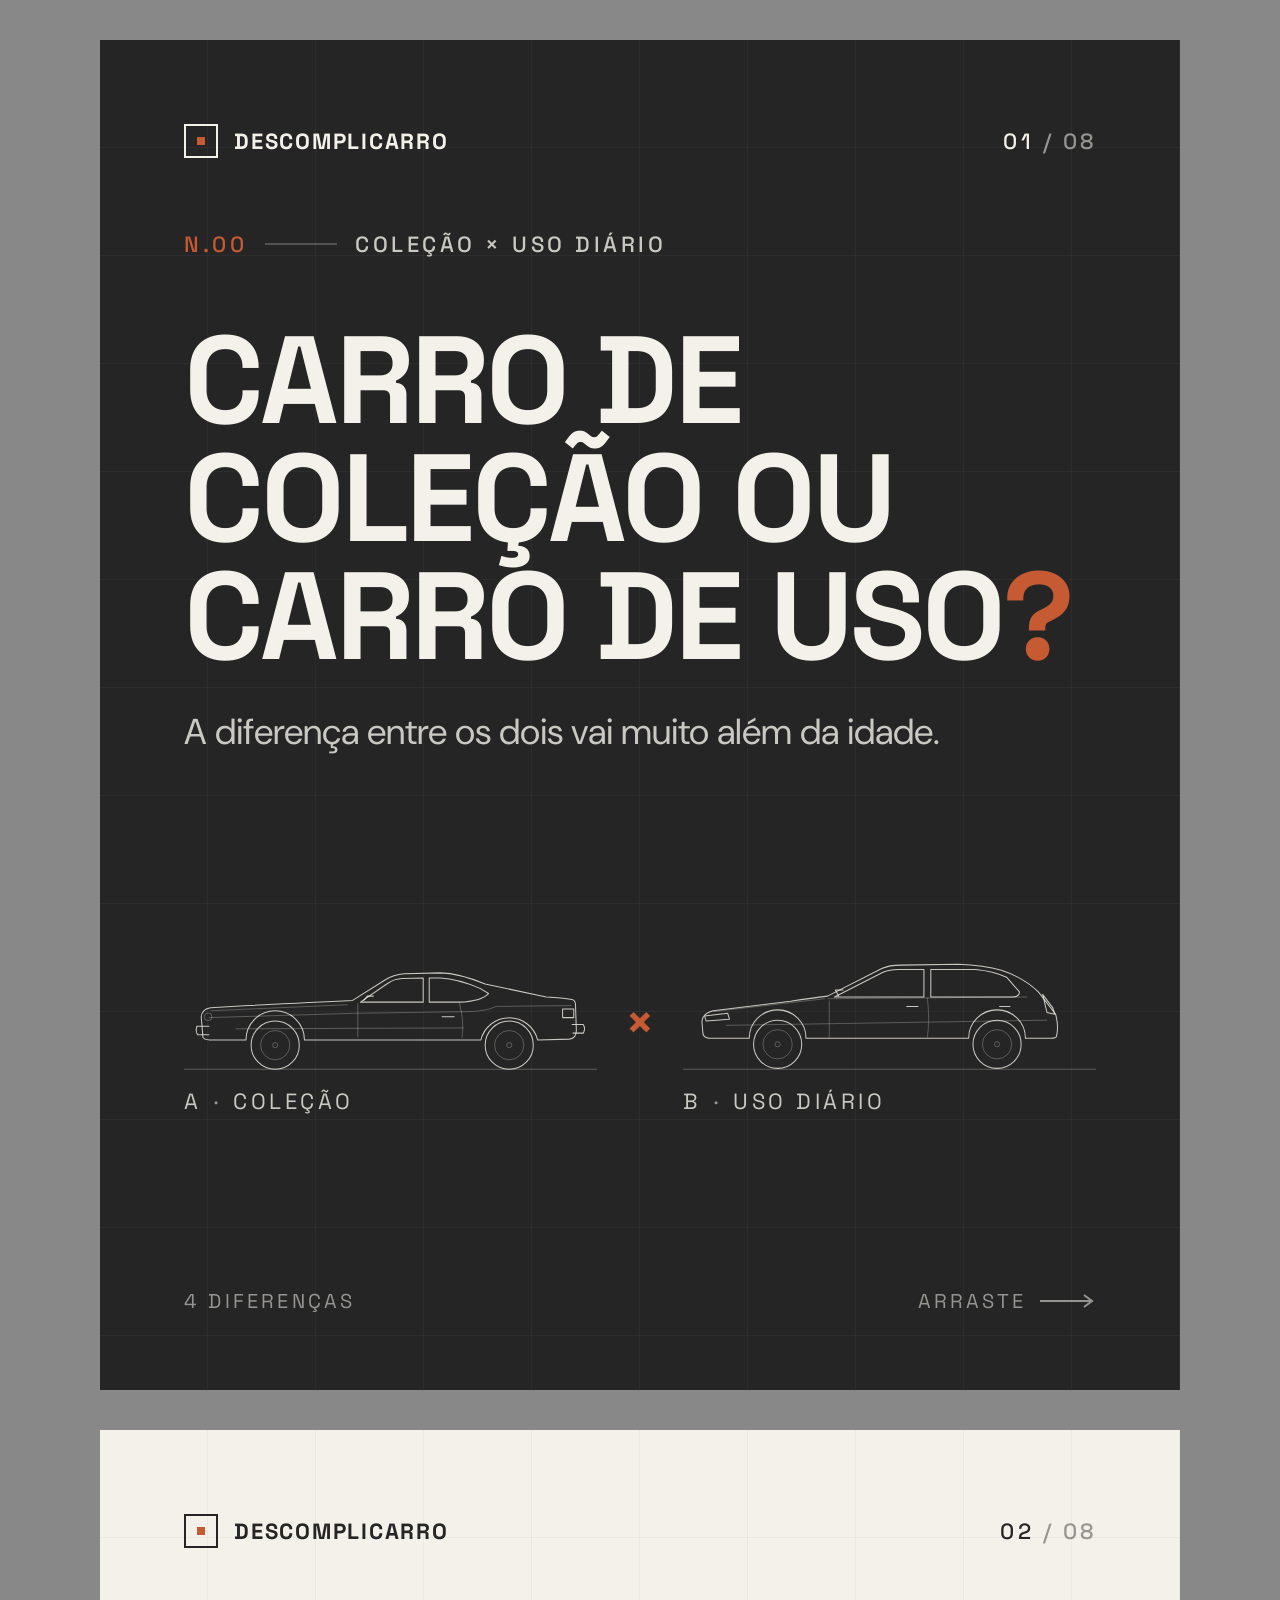
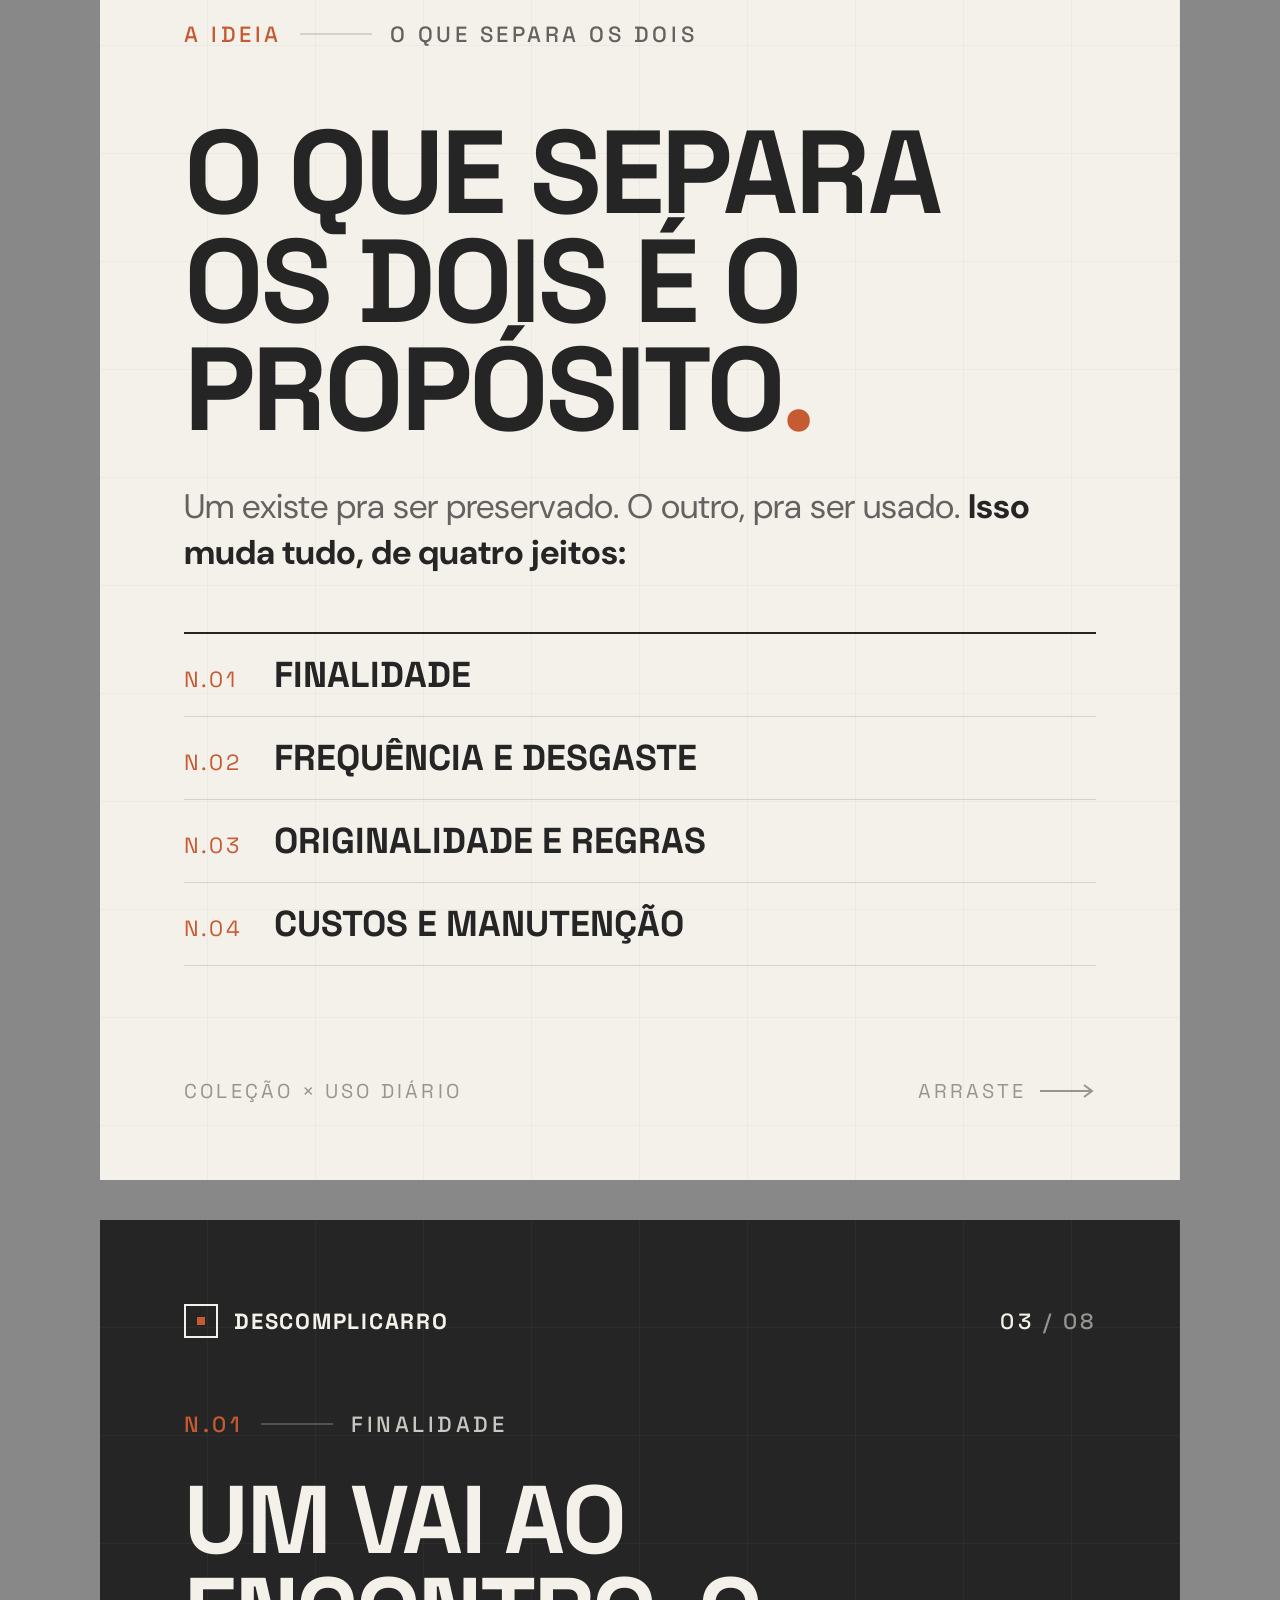
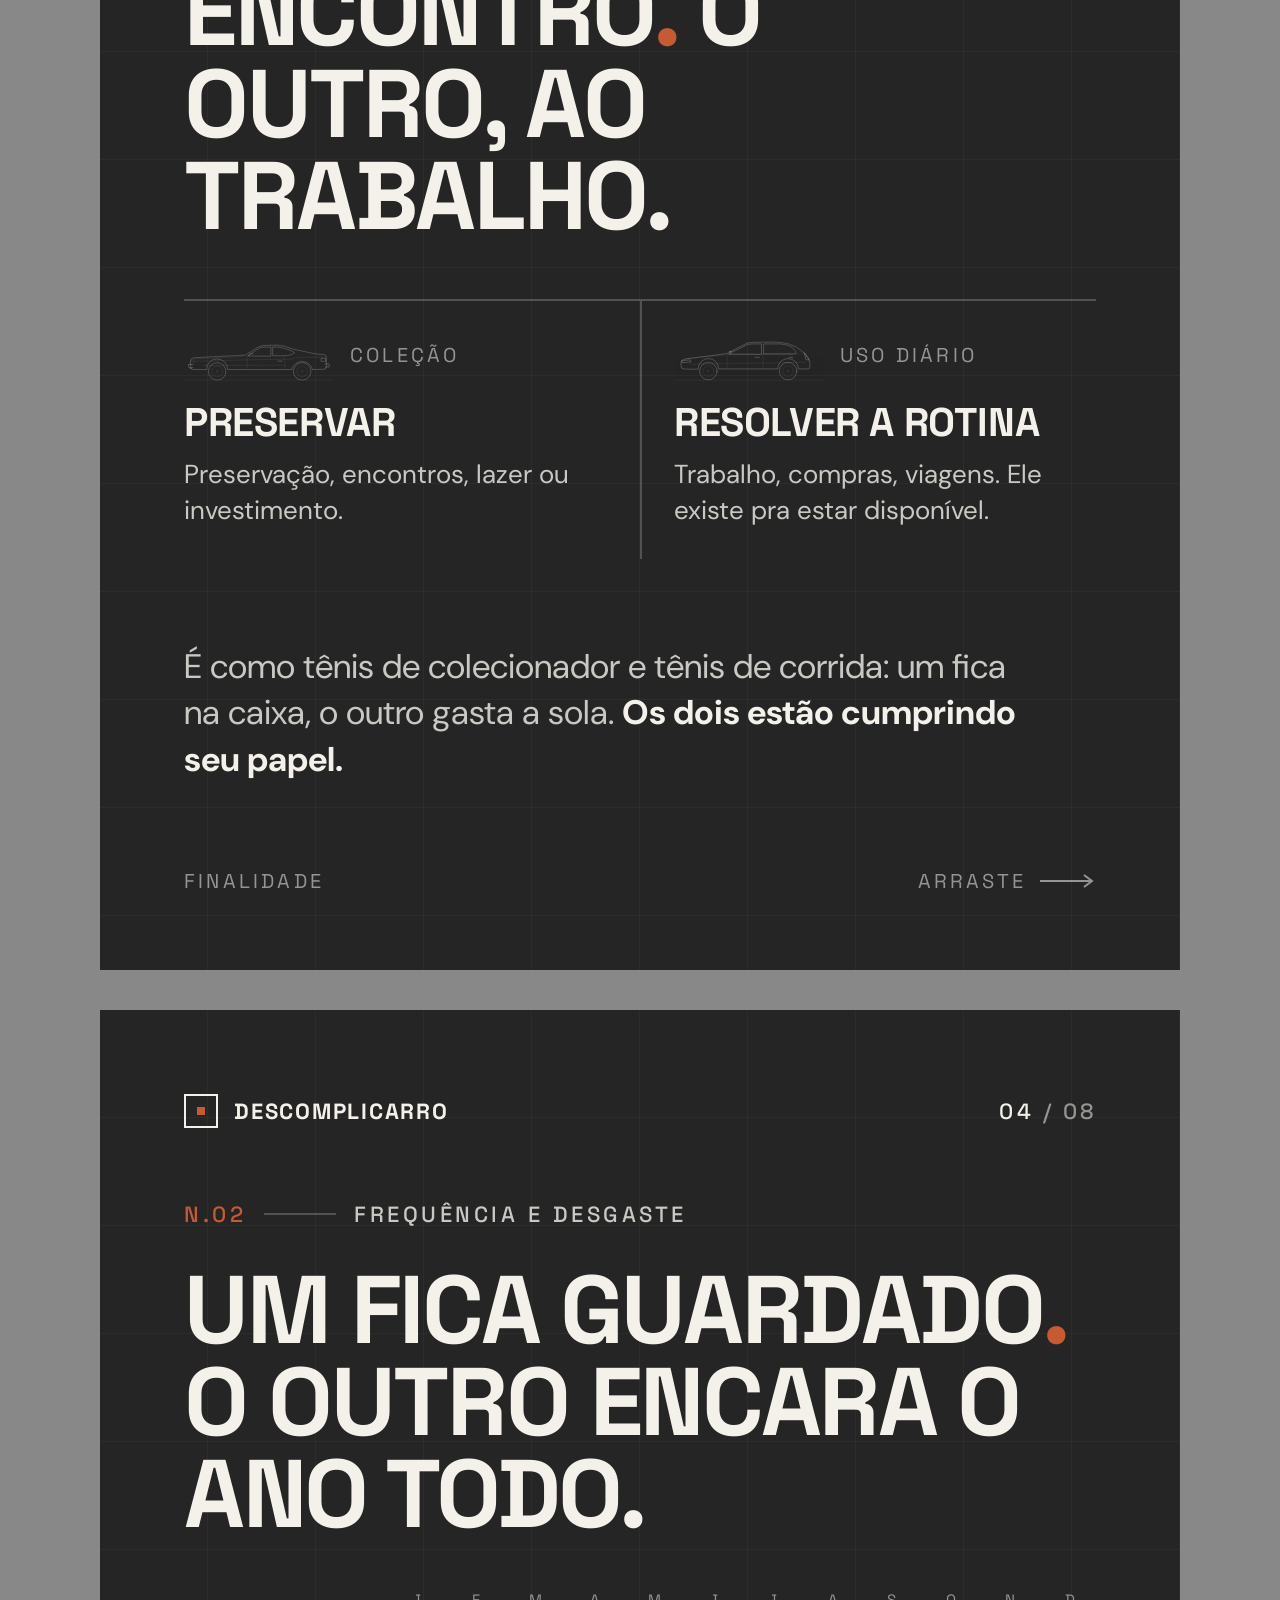
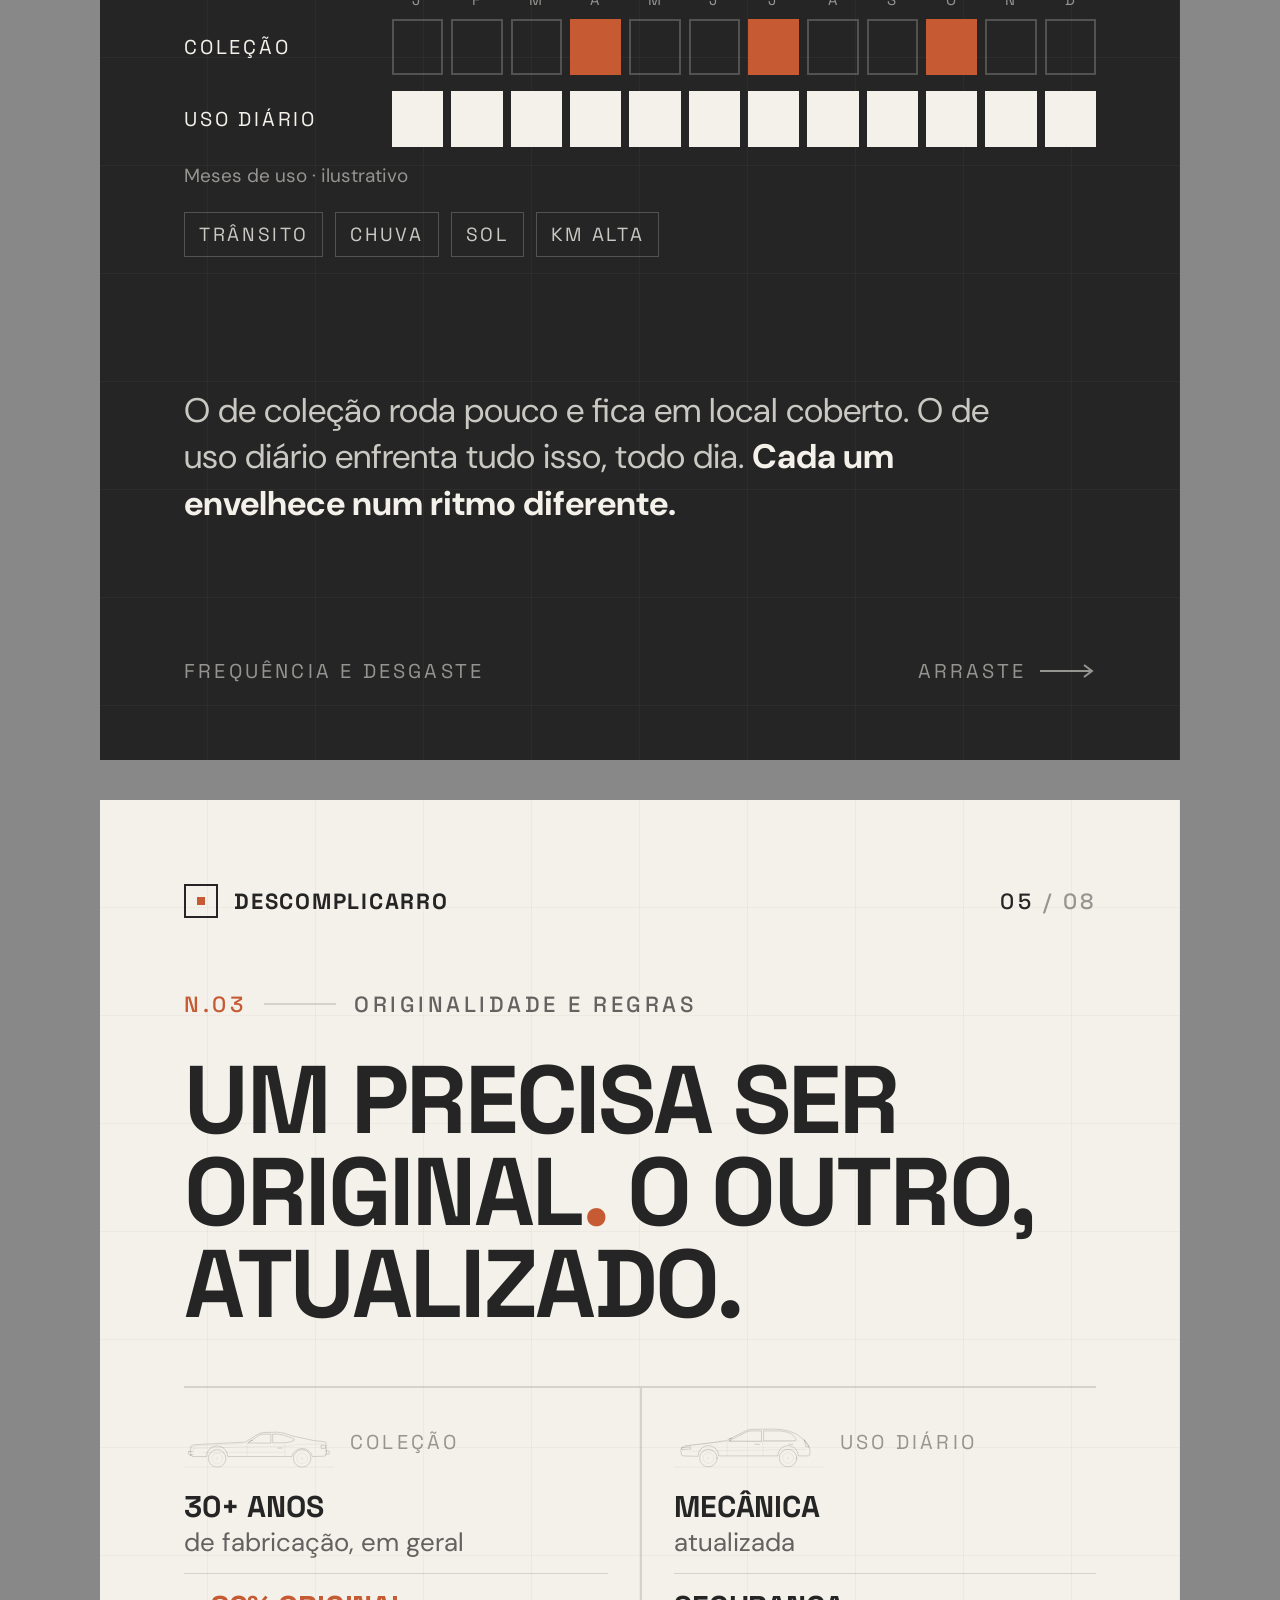
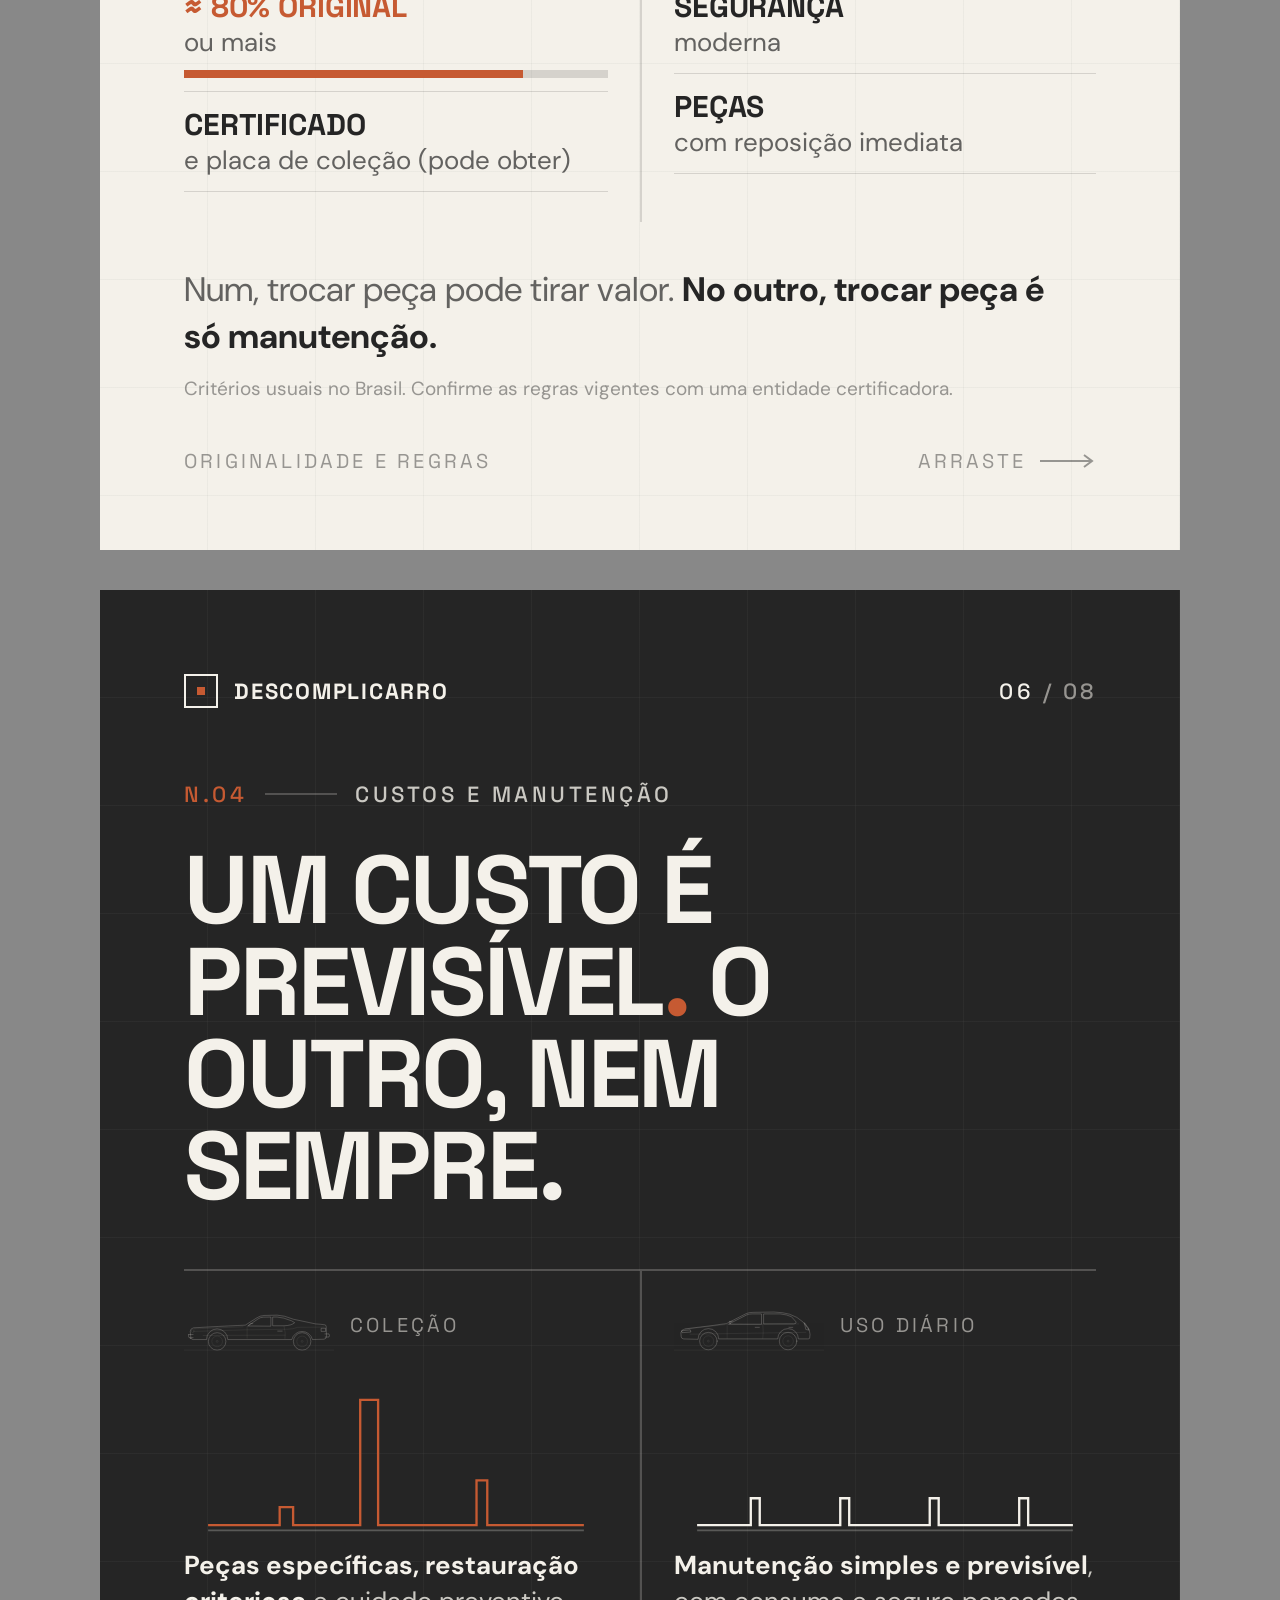
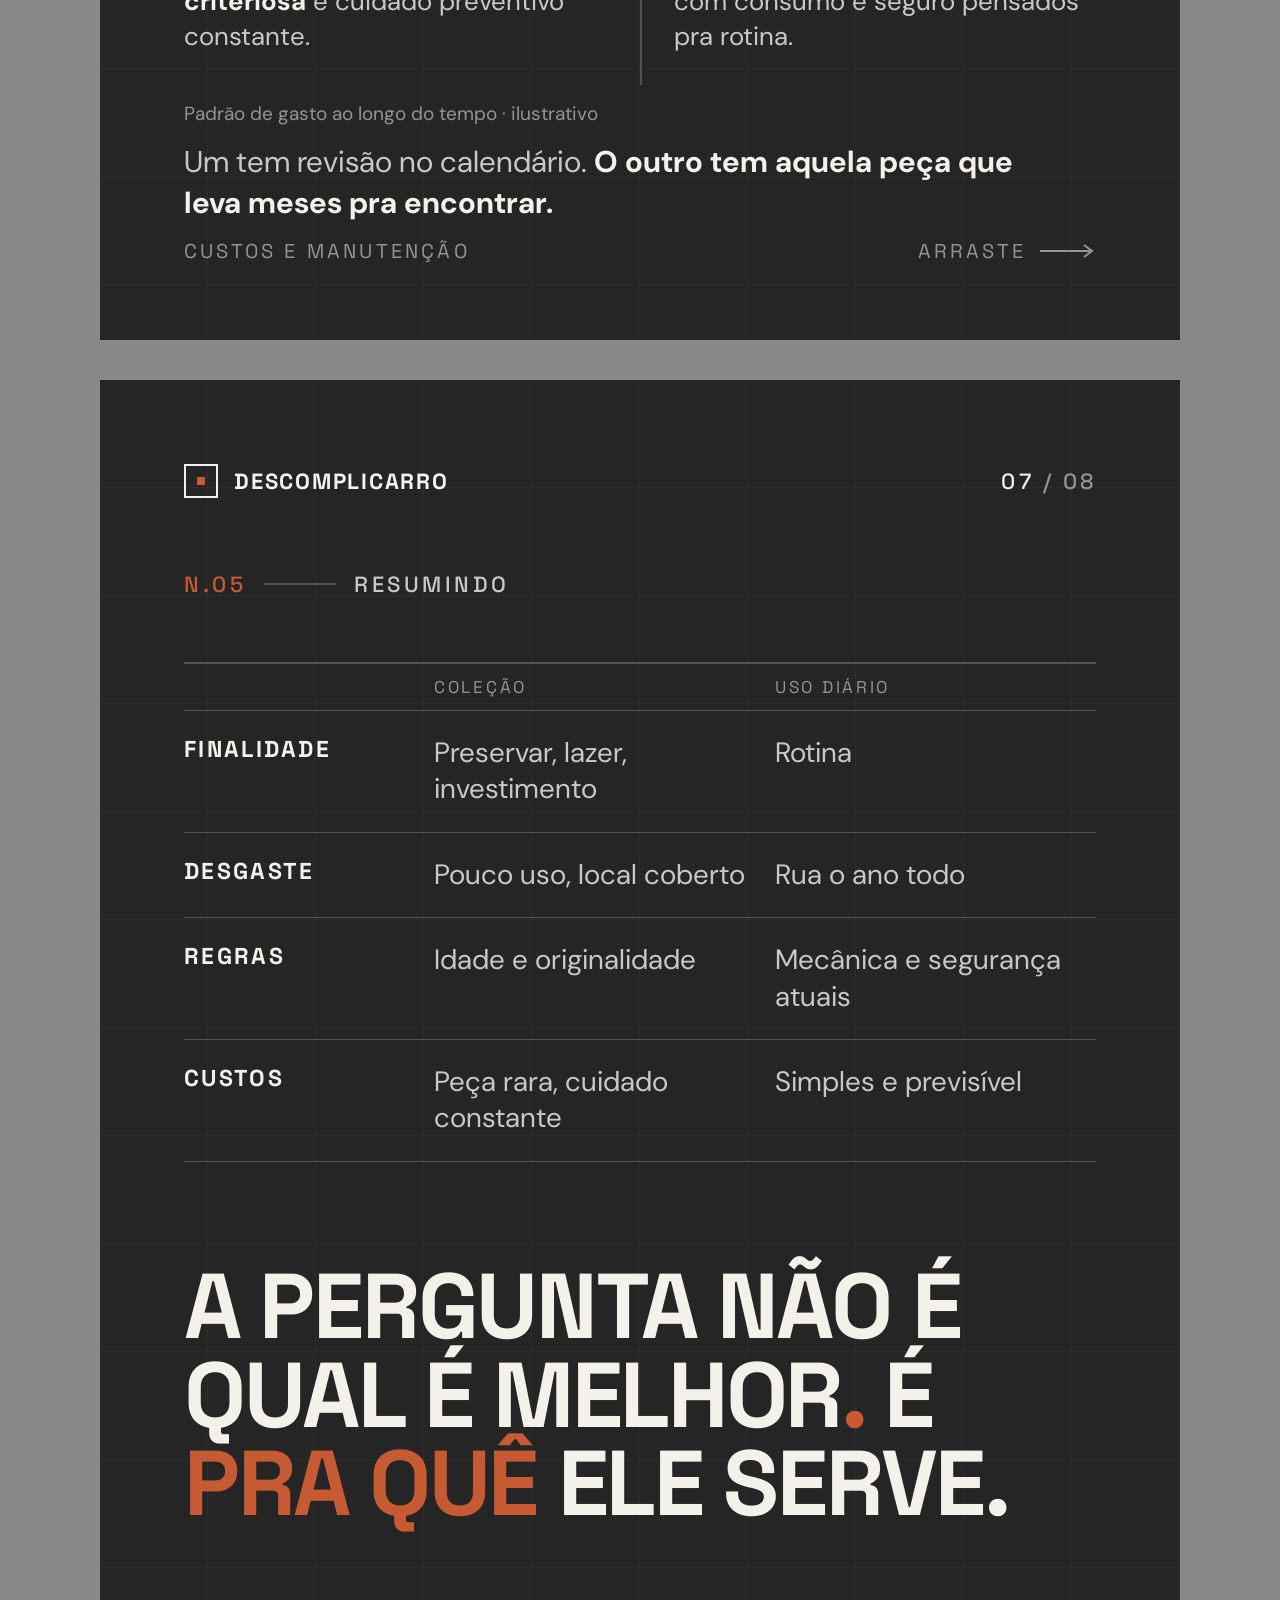
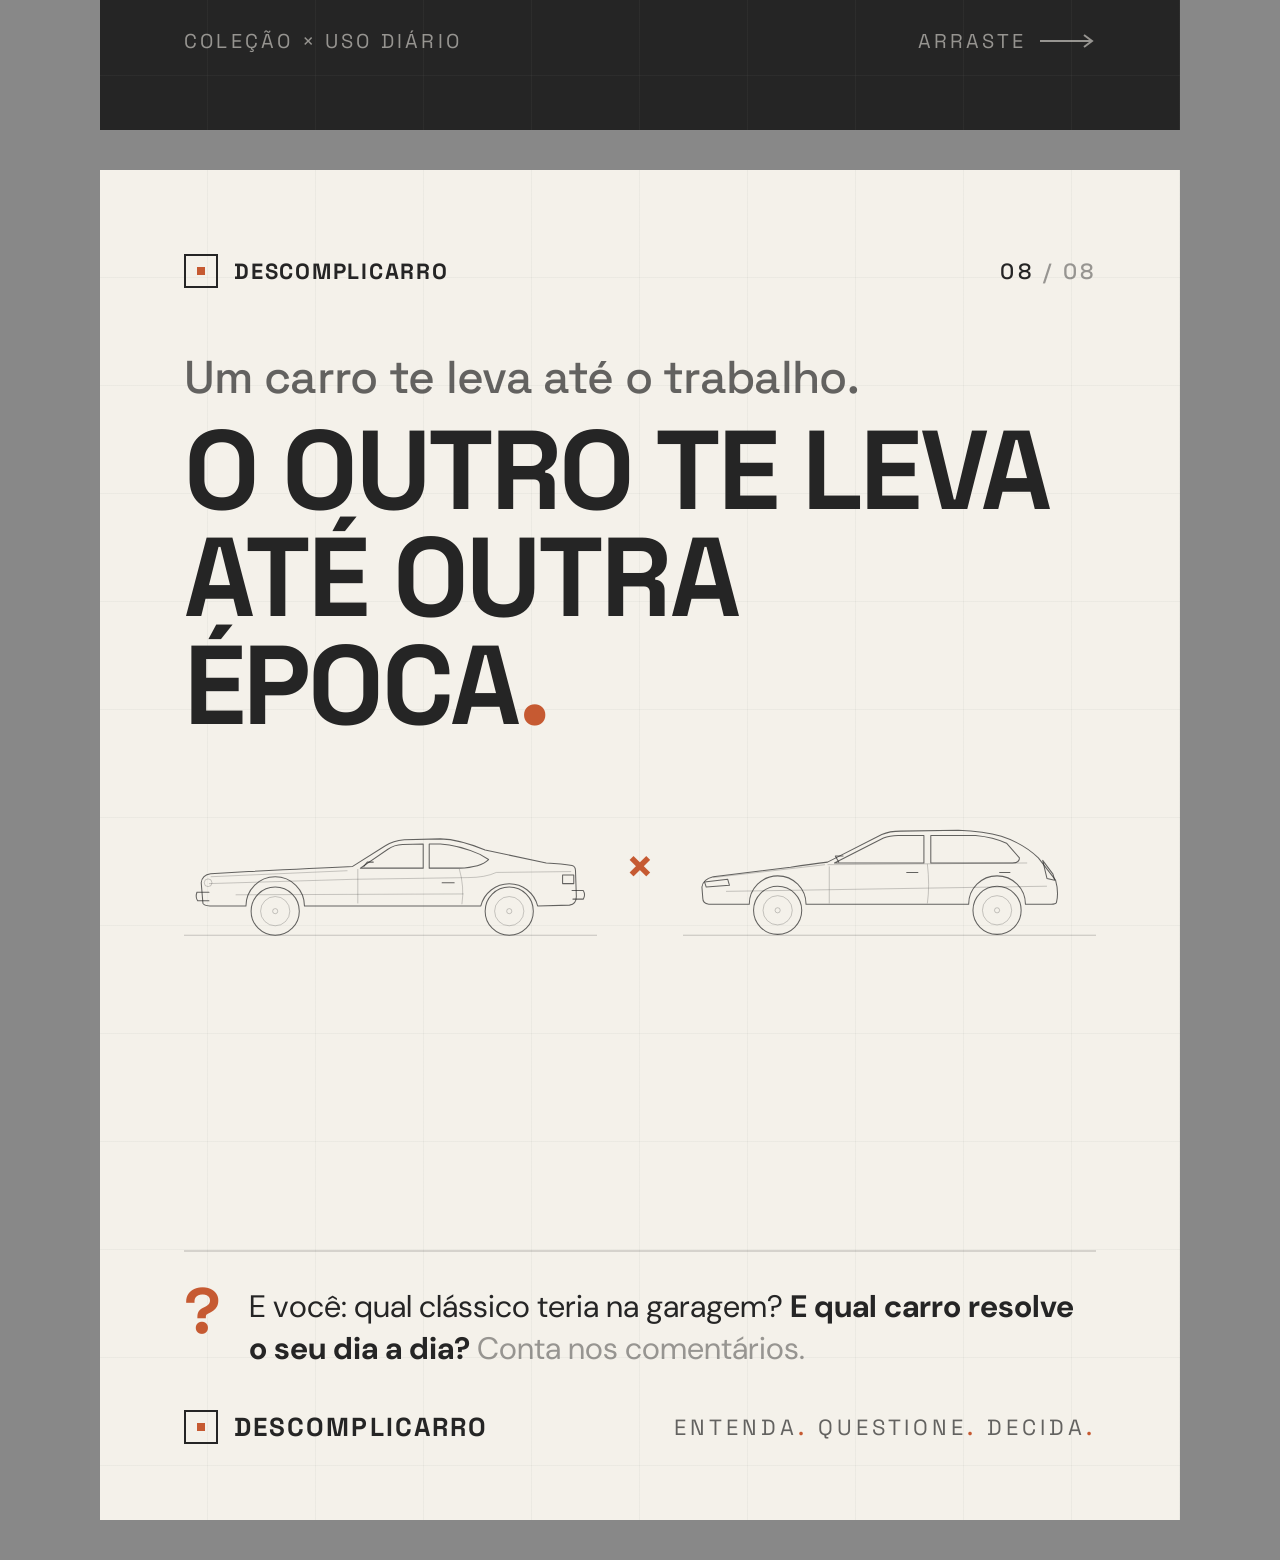
<file: carrosseis/2026-11-colecao-x-uso-diario/slides.html>
<!doctype html><html lang="pt-BR"><head><meta charset="utf-8"><title>Coleção x uso diário — carrossel</title>
<link href="https://fonts.googleapis.com/css2?family=Space+Grotesk:wght@400;500;700&family=DM+Sans:opsz,wght@9..40,400;9..40,500;9..40,700&display=swap" rel="stylesheet">
<style>
:root{
  --g:#252525; --o:#F4F1EA; --x:#C65A32;
  --g70:rgba(37,37,37,.7); --g45:rgba(37,37,37,.45); --g15:rgba(37,37,37,.15);
  --o80:rgba(244,241,234,.8); --o55:rgba(244,241,234,.55); --o25:rgba(244,241,234,.22);
  --fd:'Space Grotesk',Arial,sans-serif; --fb:'DM Sans',Arial,sans-serif;
}
*{box-sizing:border-box;margin:0;padding:0}
body{background:#888;font-family:var(--fb);display:flex;flex-direction:column;gap:40px;align-items:center;padding:40px 0}
.slide{width:1080px;height:1350px;position:relative;overflow:hidden;padding:84px 84px 76px;display:flex;flex-direction:column}
.dark{background:var(--g);color:var(--o)}
.light{background:var(--o);color:var(--g)}
/* grid técnico baixíssimo contraste */
.dark::before,.light::before{content:'';position:absolute;inset:0;pointer-events:none;
  background-image:linear-gradient(to right,var(--grid) 1px,transparent 1px),linear-gradient(to bottom,var(--grid) 1px,transparent 1px);
  background-size:108px 108px;background-position:-1px -1px}
.dark{--grid:rgba(244,241,234,.035);--line:var(--o25);--muted:var(--o55);--soft:var(--o80)}
.light{--grid:rgba(37,37,37,.04);--line:var(--g15);--muted:var(--g45);--soft:var(--g70)}
.slide>*{position:relative}

/* topo */
.top{display:flex;justify-content:space-between;align-items:center;font-family:var(--fd);font-size:22px;letter-spacing:.14em;text-transform:uppercase}
.brand{display:flex;align-items:center;gap:16px;font-weight:700;letter-spacing:.08em}
.mark{width:34px;height:34px;border:2px solid currentColor;position:relative}
.mark::after{content:'';position:absolute;left:50%;top:50%;width:8px;height:8px;background:var(--x);transform:translate(-50%,-50%)}
.count{color:var(--muted);font-weight:500}
.count b{color:inherit;font-weight:500}
.dark .count b{color:var(--o)} .light .count b{color:var(--g)}

.idx{display:flex;align-items:center;gap:18px;margin-top:72px;font-family:var(--fd);font-size:22px;letter-spacing:.16em;text-transform:uppercase;color:var(--x);font-weight:500}
.idx i{flex:0 0 72px;height:2px;background:var(--line)}
.idx span:last-child{color:var(--soft)}

h1,h2{font-family:var(--fd);font-weight:700;text-transform:uppercase;letter-spacing:-.025em;line-height:.96}
h2{font-size:96px;margin-top:36px}
.x{color:var(--x)}
.u{background:linear-gradient(transparent 84%,var(--x) 84%,var(--x) 94%,transparent 94%)}
p.sup{font-size:34px;line-height:1.36;color:var(--soft);max-width:860px}
p.sup strong{font-weight:700;color:inherit}
.dark p.sup strong{color:var(--o)} .light p.sup strong{color:var(--g)}
.foot{margin-top:auto;display:flex;justify-content:space-between;align-items:flex-end;font-family:var(--fd);font-size:20px;letter-spacing:.16em;text-transform:uppercase;color:var(--muted)}
.swipe{display:flex;align-items:center;gap:14px}
.swipe svg{width:56px;height:14px}
.label{font-family:var(--fd);font-size:20px;letter-spacing:.16em;text-transform:uppercase;color:var(--muted);font-weight:500}

/* carro */
.car{display:block;width:100%;height:auto;overflow:visible}
.car .b{fill:none;stroke:currentColor;stroke-width:2.4;stroke-linejoin:round;stroke-linecap:round}
.car .t{fill:none;stroke:currentColor;stroke-width:1.4;opacity:.55}
.car .w{fill:none;stroke:currentColor;stroke-width:2.4}
.dim{stroke:currentColor;stroke-width:1.2;opacity:.45;fill:none}
.dimt{font-family:var(--fd);font-size:15px;letter-spacing:.16em;fill:currentColor;opacity:.55;text-transform:uppercase}


/* ---------- componentes do checklist ---------- */
.checks{margin-top:56px;display:flex;flex-direction:column;border-top:2px solid var(--line)}
.ck{display:grid;grid-template-columns:44px 1fr;gap:22px;padding:20px 0;border-bottom:2px solid var(--line);align-items:start}
.ck i{width:32px;height:32px;border:2px solid var(--muted);margin-top:4px;position:relative}
.ck.on i{border-color:var(--x)} .ck.on i::after{content:'';position:absolute;inset:7px;background:var(--x)}
.ck p{font-size:28px;line-height:1.34;color:var(--soft)}
.ck p b{font-family:var(--fd);font-weight:700;text-transform:uppercase;letter-spacing:.01em;font-size:27px}
.dark .ck p b{color:var(--o)} .light .ck p b{color:var(--g)}
.ck.on p b{color:var(--x)!important}
.sup.end{margin-top:auto}
.car{color:inherit}

/* 01 capa */
.c1 h1{font-size:90px;margin-top:64px;line-height:.95}
.c1 .ask{font-size:36px;line-height:1.3;margin-top:36px;color:var(--o80);max-width:820px}
.c1 .carwrap svg{height:330px;width:auto;display:block;margin:0 auto}.c1 .carwrap{margin:auto 0 0;color:var(--o80)}
.c1 .pdf{display:inline-flex;gap:14px;align-items:center;margin-top:34px;font-family:var(--fd);font-size:20px;letter-spacing:.16em;text-transform:uppercase;border:2px solid var(--o25);padding:12px 18px;color:var(--o80);align-self:flex-start}
.c1 .pdf b{color:var(--x);font-weight:500}

/* 02 etapas */
.c2 h2{font-size:104px;margin-top:56px}
.stages{margin-top:60px;display:grid;grid-template-columns:1fr 220px;border-top:2px solid var(--g)}
.st{display:grid;grid-template-columns:70px 1fr;align-items:baseline;padding:18px 0;border-bottom:1px solid var(--g15);grid-column:1}
.st span{font-family:var(--fd);font-size:22px;color:var(--g45);letter-spacing:.1em}
.st strong{font-family:var(--fd);font-size:34px;text-transform:uppercase;letter-spacing:-.005em}
.grp{grid-column:2;display:flex;align-items:center;gap:16px;font-family:var(--fd);font-size:24px;letter-spacing:.16em;text-transform:uppercase;font-weight:700;padding-left:24px;border-left:2px solid var(--g)}
.grp small{font-size:15px;color:var(--g45);font-weight:500;letter-spacing:.14em;display:block}
.grp.x{color:var(--x);border-left-color:var(--x)}
.c2 .sup{margin-top:auto;font-size:30px}

/* 04 por fora */
.c4 .diag{margin:30px -34px 0;color:var(--g)}
.c4 .co{fill:var(--g);font-size:25px}
.c4 .sup{margin-top:auto}

/* 05 pneu */
.tire{margin:24px -84px 0;display:block;width:1080px}
.c5 .sup{margin-top:auto;font-size:30px}

/* 06 motor frio */
.smoke{margin-top:48px;display:grid;grid-template-columns:repeat(3,1fr);border-top:2px solid var(--g)}
.sm{padding:26px 26px 26px 0}
.sm+.sm{padding-left:26px;border-left:1px solid var(--g15)}
.sm svg{width:120px;height:90px;display:block;margin-bottom:16px}
.sm .k{font-family:var(--fd);font-size:30px;text-transform:uppercase;font-weight:700}
.sm p{font-size:24px;line-height:1.35;color:var(--g70);margin-top:8px}
.c6 .kick{font-family:var(--fd);font-size:30px;font-weight:500;color:var(--g70);margin-top:22px;max-width:880px;line-height:1.25}
.alert{margin-top:auto;border:2px solid var(--g);padding:26px 30px;display:grid;grid-template-columns:auto 1fr;gap:24px;align-items:start}
.alert .t{font-family:var(--fd);font-size:20px;letter-spacing:.16em;text-transform:uppercase;color:var(--x);font-weight:700;white-space:nowrap;padding-top:6px}
.alert p{font-size:26px;line-height:1.38;color:var(--g70)}
.alert p b{color:var(--g)}

/* 07 por dentro */
.eq{margin-top:52px;display:flex;align-items:center;gap:22px;font-family:var(--fd);text-transform:uppercase}
.eq .bx{border:2px solid var(--o55);padding:16px 20px;font-size:26px;letter-spacing:.06em}
.eq .op{font-size:40px;color:var(--o55)}
.eq .op.x{color:var(--x);font-size:56px;font-weight:700}
.eq .odo2{border:2px solid var(--o);padding:12px 18px;font-size:44px;letter-spacing:.12em;font-weight:500}
.eq .odo2 small{display:block;font-size:14px;letter-spacing:.2em;color:var(--o55)}
.c7 .checks{margin-top:44px}

/* 09 desistir */
.c9 h2{font-size:112px}
.c9 .checks .ck i{border-color:var(--x)}
.c9 .checks .ck i::before,.c9 .checks .ck i::after{content:'';position:absolute;inset:auto;left:50%;top:50%;width:22px;height:3px;background:var(--x);transform:translate(-50%,-50%) rotate(45deg)}
.c9 .checks .ck i::after{transform:translate(-50%,-50%) rotate(-45deg)}
.c9 .big{margin-top:auto;font-family:var(--fd);font-size:52px;line-height:1.06;text-transform:uppercase;font-weight:700;letter-spacing:-.015em}

/* 10 reforço */
.c10 .lead{font-family:var(--fd);font-size:40px;font-weight:500;margin-top:60px;color:var(--g70);letter-spacing:-.01em;line-height:1.15}
.c10 h2{font-size:98px;margin-top:18px}
.dl{margin-top:auto;border:2px solid var(--g);display:grid;grid-template-columns:1fr auto}
.dl .l{padding:30px 32px}
.dl .l small{font-family:var(--fd);font-size:18px;letter-spacing:.16em;text-transform:uppercase;color:var(--g45)}
.dl .l strong{display:block;font-family:var(--fd);font-size:44px;text-transform:uppercase;margin-top:10px;line-height:1}
.dl .l p{font-size:25px;color:var(--g70);margin-top:12px}
.dl .r{background:var(--g);color:var(--o);display:flex;flex-direction:column;justify-content:center;align-items:center;padding:0 38px;font-family:var(--fd);font-size:22px;letter-spacing:.16em;text-transform:uppercase;gap:10px}
.dl .r b{color:var(--x);font-size:30px}
.c10 .save{margin-top:28px;font-size:27px;color:var(--g70);line-height:1.38}
.c10 .save b{color:var(--g)}
.c10 .fine{margin-top:16px;font-size:19px;color:var(--g45)}
.sign2{margin-top:34px;display:flex;justify-content:space-between;align-items:center;font-family:var(--fd);letter-spacing:.12em;text-transform:uppercase}
.sign2 .brand{font-size:26px}
.sign2 .tg{font-size:22px;color:var(--g70);letter-spacing:.18em}
.sign2 .tg b{color:var(--x);font-weight:500}

/* ---------- coleção x uso ---------- */
.duo{display:grid;grid-template-columns:1fr auto 1fr;gap:28px;align-items:center}
.duo .vs{font-family:var(--fd);font-size:48px;color:var(--x);font-weight:700}
.duo .car{color:inherit}
.duo .tg{font-family:var(--fd);font-size:22px;letter-spacing:.16em;text-transform:uppercase;margin-top:16px;display:flex;gap:12px;align-items:center}
.duo .tg span{color:var(--muted)}
.d1 h1{font-size:124px;margin-top:64px;line-height:.95}
.d1 .ask{font-size:36px;line-height:1.3;margin-top:34px;color:var(--o80);max-width:860px}
.d1 .duo{margin-top:auto;color:var(--o80)}
.d1 .vsx{position:absolute;left:50%;bottom:250px;transform:translateX(-50%);font-family:var(--fd);font-size:44px;color:var(--x);font-weight:700}
.crit{margin-top:56px;border-top:2px solid var(--g)}
.crit div{display:grid;grid-template-columns:90px 1fr;padding:18px 0;border-bottom:1px solid var(--g15);align-items:baseline}
.crit span{font-family:var(--fd);font-size:22px;color:var(--x);letter-spacing:.1em}
.crit strong{font-family:var(--fd);font-size:36px;text-transform:uppercase}
.d2 h2{font-size:118px;margin-top:70px;line-height:.92}
.d2 .sup{margin-top:40px}

.cmp{display:grid;grid-template-columns:1fr 1fr;margin-top:56px;border-top:2px solid var(--line)}
.cmp>div{padding:28px 32px 30px 0}
.cmp>div+div{padding:28px 0 30px 32px;border-left:2px solid var(--line)}
.cmp .hd{display:flex;align-items:center;gap:16px;font-family:var(--fd);font-size:20px;letter-spacing:.16em;text-transform:uppercase;color:var(--muted)}
.cmp .hd svg{width:150px;height:52px;flex:none}
.cmp h3{font-family:var(--fd);font-size:40px;line-height:1.02;text-transform:uppercase;margin:22px 0 14px;letter-spacing:-.01em}
.cmp p{font-size:26px;line-height:1.38;color:var(--soft)}
.cmp ul{list-style:none;margin-top:6px}
.cmp li{font-size:26px;line-height:1.3;color:var(--soft);padding:13px 0;border-bottom:1px solid var(--line)}
.cmp li b{font-family:var(--fd);font-size:30px;display:block;text-transform:uppercase;letter-spacing:-.005em}
.dark .cmp li b{color:var(--o)} .light .cmp li b{color:var(--g)}
.cmp .bar{height:8px;background:var(--line);margin-top:10px;position:relative}
.cmp .bar i{position:absolute;left:0;top:0;bottom:0;width:80%;background:var(--x)}
.cmp li b.x{color:var(--x)!important}
.dsup{margin-top:auto}
.small{font-size:19px;color:var(--muted);margin-top:16px;line-height:1.4}

.cal{margin-top:50px}
.calr{display:grid;grid-template-columns:200px repeat(12,1fr);gap:8px;align-items:center;margin-bottom:16px}
.calr span{font-family:var(--fd);font-size:20px;letter-spacing:.14em;text-transform:uppercase}
.calr i{height:56px;border:2px solid var(--line)}
.calr i.f{background:var(--o);border-color:var(--o)}
.calr i.e{background:var(--x);border-color:var(--x)}
.calm{display:grid;grid-template-columns:200px repeat(12,1fr);gap:8px;font-family:var(--fd);font-size:15px;letter-spacing:.1em;color:var(--muted);text-align:center;margin-bottom:10px}
.expo{display:flex;gap:12px;flex-wrap:wrap;margin-top:22px}
.expo span{font-family:var(--fd);font-size:19px;letter-spacing:.14em;text-transform:uppercase;border:1px solid var(--o25);padding:9px 14px;color:var(--o80)}

.chart{margin-top:46px;display:grid;grid-template-columns:1fr 1fr;gap:36px}
.chart .lb{font-family:var(--fd);font-size:20px;letter-spacing:.16em;text-transform:uppercase;margin-bottom:12px}
.chart .lb span{color:var(--g45)}
.chart svg{width:100%;height:190px;display:block}
.chart p{font-size:24px;line-height:1.38;color:var(--g70);margin-top:16px}
.chart p b{color:var(--g)}

.sum{margin-top:64px;border-top:2px solid var(--o25)}
.sum .r{display:grid;grid-template-columns:230px 1fr 1fr;gap:20px;padding:24px 0;border-bottom:1px solid var(--o25);font-size:28px;line-height:1.3;color:var(--o80)}
.sum .r.h{font-family:var(--fd);font-size:17px;letter-spacing:.16em;text-transform:uppercase;color:var(--o55);padding:12px 0}
.sum .r b{font-family:var(--fd);font-size:23px;letter-spacing:.1em;text-transform:uppercase;color:var(--o)}
.d7 h2{font-size:92px;margin-top:auto}

.d8 .lead{font-family:var(--fd);font-size:46px;font-weight:500;margin-top:64px;color:var(--g70);letter-spacing:-.015em;line-height:1.1}
.d8 h2{font-size:112px;margin-top:14px}
.d8 .duo{margin-top:56px;color:var(--g70)}
.d8 .cta{border-top-color:var(--g15)}
.d8 .cta p{color:var(--g)} .d8 .cta p span{color:var(--g45)}
.cta{margin-top:auto;border-top:2px solid var(--g15);padding-top:34px;display:grid;grid-template-columns:auto 1fr;gap:28px;align-items:start}
.cta .q{font-family:var(--fd);font-size:64px;color:var(--x);font-weight:700;line-height:.8}
.cta p{font-size:31px;line-height:1.36}
.d8 .sign2{margin-top:40px}
</style></head><body>
<svg width="0" height="0" style="position:absolute"><defs><symbol id="mav" viewBox="0 0 960 330">
      <!-- carroceria -->
      <path fill="none" stroke="currentColor" stroke-width="2.4" stroke-linejoin="round" stroke-linecap="round" d="M44 252 L40 204 Q42 186 62 183 L150 178 Q300 170 392 166
        L468 118 Q486 106 512 104 L596 102 Q640 103 700 128 L842 158 Q880 160 902 164
        Q910 166 910 176 L912 236 Q912 254 896 256 L822 258
        A68 68 0 0 0 690 258 L280 258 A68 68 0 0 0 144 258 L60 258 Q46 257 44 252 Z"/>
      <!-- para-choques -->
      <path fill="none" stroke="currentColor" stroke-width="2.4" stroke-linejoin="round" stroke-linecap="round" d="M30 226 L58 226 M30 226 Q26 238 32 246 L58 246"/>
      <path fill="none" stroke="currentColor" stroke-width="2.4" stroke-linejoin="round" stroke-linecap="round" d="M902 222 L928 222 Q934 232 928 242 L904 242"/>
      <!-- vidros -->
      <path fill="none" stroke="currentColor" stroke-width="2.4" stroke-linejoin="round" stroke-linecap="round" d="M410 170 L474 126 Q488 116 508 115 L556 114 L556 170 Z"/>
      <path fill="none" stroke="currentColor" stroke-width="2.4" stroke-linejoin="round" stroke-linecap="round" d="M570 114 L596 114 Q636 116 688 138 L708 150 Q690 168 640 170 L570 170 Z"/>
      <!-- portas e frisos -->
      <path fill="none" stroke="currentColor" stroke-width="1.4" opacity=".55" d="M404 172 L404 252 M640 172 Q652 214 646 254"/>
      <path fill="none" stroke="currentColor" stroke-width="1.4" opacity=".55" d="M58 206 L392 196 L660 192 Q700 192 726 180 L900 178"/>
      <path fill="none" stroke="currentColor" stroke-width="1.4" opacity=".55" d="M120 232 L650 230"/>
      <path fill="none" stroke="currentColor" stroke-width="2.4" stroke-linejoin="round" stroke-linecap="round" d="M600 204 L628 204"/>
      <!-- capô, grade, farol -->
      <path fill="none" stroke="currentColor" stroke-width="1.4" opacity=".55" d="M62 190 L380 176"/>
      <circle fill="none" stroke="currentColor" stroke-width="1.4" opacity=".55" cx="56" cy="204" r="9"/>
      <path fill="none" stroke="currentColor" stroke-width="2.4" stroke-linejoin="round" stroke-linecap="round" d="M880 186 L906 186 L906 206 L880 206 Z"/>
      <!-- retrovisor -->
      <path fill="none" stroke="currentColor" stroke-width="2.4" stroke-linejoin="round" stroke-linecap="round" d="M418 166 L426 156 L440 156"/>
      <!-- rodas -->
      <circle fill="none" stroke="currentColor" stroke-width="2.4" cx="212" cy="270" r="56"/><circle fill="none" stroke="currentColor" stroke-width="1.4" opacity=".55" cx="212" cy="270" r="34"/><circle fill="none" stroke="currentColor" stroke-width="1.4" opacity=".55" cx="212" cy="270" r="6"/>
      <circle fill="none" stroke="currentColor" stroke-width="2.4" cx="756" cy="270" r="56"/><circle fill="none" stroke="currentColor" stroke-width="1.4" opacity=".55" cx="756" cy="270" r="34"/><circle fill="none" stroke="currentColor" stroke-width="1.4" opacity=".55" cx="756" cy="270" r="6"/>
      <!-- solo -->
      <path fill="none" stroke="currentColor" stroke-width="1.4" opacity=".55" d="M0 326 L960 326"/>
    </symbol><symbol id="hatch" viewBox="0 0 960 330">
 <g fill="none" stroke="currentColor" stroke-width="2.4" stroke-linejoin="round" stroke-linecap="round">
  <path d="M60 254 Q46 252 46 240 L44 214 Q46 196 70 190 L250 168 Q300 160 336 156 L462 92 Q480 84 506 84 L640 82 Q700 84 740 96 Q790 112 826 146 L866 198 Q874 226 868 250 Q866 254 856 254 L796 254 A66 66 0 0 0 664 254 L286 254 A66 66 0 0 0 154 254 Z"/>
  <path d="M352 158 L466 100 Q480 94 500 94 L560 94 L560 158 Z"/>
  <path d="M576 94 L680 94 Q722 98 752 112 L782 146 Q782 158 766 158 L576 158 Z"/>
  <path d="M50 202 L104 196 L108 210 L54 214 Z"/>
  <path d="M836 152 L860 184 L864 198 L846 194 Z"/>
  <path d="M362 156 L354 142 L372 142"/>
  <path d="M520 180 L546 180 M736 180 L760 180"/>
  <circle cx="220" cy="268" r="56"/><circle cx="730" cy="268" r="56"/>
 </g>
 <g fill="none" stroke="currentColor" stroke-width="1.4" opacity=".55">
  <path d="M336 162 L800 158 M100 224 L846 212 M340 166 L340 252 M568 160 Q574 210 568 252 M70 192 L330 162"/>
  <circle cx="220" cy="268" r="34"/><circle cx="730" cy="268" r="34"/><circle cx="220" cy="268" r="6"/><circle cx="730" cy="268" r="6"/>
  <path d="M0 326 L960 326"/>
 </g>
</symbol>
<symbol id="arr" viewBox="0 0 56 14"><path d="M0 7 H52 M44 1 L52 7 L44 13" fill="none" stroke="currentColor" stroke-width="2"/></symbol></defs></svg>
<section class="slide dark d1" id="s1"><div class="top"><div class="brand"><span class="mark"></span>Descomplicarro</div><div class="count"><b>01</b> / 08</div></div><div class="idx"><span>N.00</span><i></i><span>Coleção × uso diário</span></div>
<h1>Carro de coleção ou carro de uso<span class="x">?</span></h1>
<p class="ask">A diferença entre os dois vai muito além da idade.</p>
<div class="duo"><div><svg class="car" viewBox="0 0 960 330"><use href="#mav" width="960" height="330"/></svg><div class="tg">A <span>·</span> Coleção</div></div><div class="vs">×</div><div><svg class="car" viewBox="0 0 960 330"><use href="#hatch" width="960" height="330"/></svg><div class="tg">B <span>·</span> Uso diário</div></div></div>

<div class="foot"><span>4 diferenças</span><span class="swipe">Arraste <svg><use href="#arr"/></svg></span></div></section><section class="slide light d2" id="s2"><div class="top"><div class="brand"><span class="mark"></span>Descomplicarro</div><div class="count"><b>02</b> / 08</div></div><div class="idx"><span>A ideia</span><i></i><span>O que separa os dois</span></div>
<h2>O que separa os dois é o propósito<span class="x">.</span></h2>
<p class="sup">Um existe pra ser preservado. O outro, pra ser usado. <strong>Isso muda tudo, de quatro jeitos:</strong></p>
<div class="crit"><div><span>N.01</span><strong>Finalidade</strong></div><div><span>N.02</span><strong>Frequência e desgaste</strong></div><div><span>N.03</span><strong>Originalidade e regras</strong></div><div><span>N.04</span><strong>Custos e manutenção</strong></div></div>
<div class="foot"><span>Coleção × uso diário</span><span class="swipe">Arraste <svg><use href="#arr"/></svg></span></div></section><section class="slide dark d3" id="s3"><div class="top"><div class="brand"><span class="mark"></span>Descomplicarro</div><div class="count"><b>03</b> / 08</div></div><div class="idx"><span>N.01</span><i></i><span>Finalidade</span></div>
<h2>Um vai ao encontro<span class="x">.</span> O outro, ao trabalho.</h2>
<div class="cmp">
<div><div class="hd"><svg class="car" style="width:150px;height:52px" viewBox="0 0 960 330"><use href="#mav" width="960" height="330"/></svg><span>Coleção</span></div><h3>Preservar</h3><p>Preservação, encontros, lazer ou investimento.</p></div>
<div><div class="hd"><svg class="car" style="width:150px;height:52px" viewBox="0 0 960 330"><use href="#hatch" width="960" height="330"/></svg><span>Uso diário</span></div><h3>Resolver a rotina</h3><p>Trabalho, compras, viagens. Ele existe pra estar disponível.</p></div>
</div>
<p class="sup dsup">É como tênis de colecionador e tênis de corrida: um fica na caixa, o outro gasta a sola. <strong>Os dois estão cumprindo seu papel.</strong></p>
<div class="foot"><span>Finalidade</span><span class="swipe">Arraste <svg><use href="#arr"/></svg></span></div></section><section class="slide dark d4" id="s4"><div class="top"><div class="brand"><span class="mark"></span>Descomplicarro</div><div class="count"><b>04</b> / 08</div></div><div class="idx"><span>N.02</span><i></i><span>Frequência e desgaste</span></div>
<h2>Um fica guardado<span class="x">.</span> O outro encara o ano todo.</h2>
<div class="cal">
<div class="calm"><span></span><span>J</span><span>F</span><span>M</span><span>A</span><span>M</span><span>J</span><span>J</span><span>A</span><span>S</span><span>O</span><span>N</span><span>D</span></div>
<div class="calr"><span>Coleção</span><i></i><i></i><i></i><i class="e"></i><i></i><i></i><i class="e"></i><i></i><i></i><i class="e"></i><i></i><i></i></div>
<div class="calr"><span>Uso diário</span><i class="f"></i><i class="f"></i><i class="f"></i><i class="f"></i><i class="f"></i><i class="f"></i><i class="f"></i><i class="f"></i><i class="f"></i><i class="f"></i><i class="f"></i><i class="f"></i></div>
<p class="small">Meses de uso · ilustrativo</p>
</div>
<div class="expo"><span>Trânsito</span><span>Chuva</span><span>Sol</span><span>Km alta</span></div>
<p class="sup dsup">O de coleção roda pouco e fica em local coberto. O de uso diário enfrenta tudo isso, todo dia. <strong>Cada um envelhece num ritmo diferente.</strong></p>
<div class="foot"><span>Frequência e desgaste</span><span class="swipe">Arraste <svg><use href="#arr"/></svg></span></div></section><section class="slide light d5" id="s5"><div class="top"><div class="brand"><span class="mark"></span>Descomplicarro</div><div class="count"><b>05</b> / 08</div></div><div class="idx"><span>N.03</span><i></i><span>Originalidade e regras</span></div>
<h2>Um precisa ser original<span class="x">.</span> O outro, atualizado.</h2>
<div class="cmp">
<div><div class="hd"><svg class="car" style="width:150px;height:52px" viewBox="0 0 960 330"><use href="#mav" width="960" height="330"/></svg><span>Coleção</span></div><ul>
<li><b>30+ anos</b>de fabricação, em geral</li>
<li><b class="x">≈ 80% original</b>ou mais<div class="bar"><i></i></div></li>
<li><b>Certificado</b>e placa de coleção (pode obter)</li></ul></div>
<div><div class="hd"><svg class="car" style="width:150px;height:52px" viewBox="0 0 960 330"><use href="#hatch" width="960" height="330"/></svg><span>Uso diário</span></div><ul>
<li><b>Mecânica</b>atualizada</li>
<li><b>Segurança</b>moderna</li>
<li><b>Peças</b>com reposição imediata</li></ul></div>
</div>
<p class="sup dsup">Num, trocar peça pode tirar valor. <strong>No outro, trocar peça é só manutenção.</strong></p>
<p class="small">Critérios usuais no Brasil. Confirme as regras vigentes com uma entidade certificadora.</p>
<div class="foot"><span>Originalidade e regras</span><span class="swipe">Arraste <svg><use href="#arr"/></svg></span></div></section><section class="slide dark d6" id="s6"><div class="top"><div class="brand"><span class="mark"></span>Descomplicarro</div><div class="count"><b>06</b> / 08</div></div><div class="idx"><span>N.04</span><i></i><span>Custos e manutenção</span></div>
<h2>Um custo é previsível<span class="x">.</span> O outro, nem sempre.</h2>
<div class="cmp">
<div><div class="hd"><svg class="car" style="width:150px;height:52px" viewBox="0 0 960 330"><use href="#mav" width="960" height="330"/></svg><span>Coleção</span></div>
<svg viewBox="0 0 420 190" style="width:100%;height:170px;margin-top:22px"><path d="M0 176 H420" stroke="#F4F1EA" stroke-opacity=".25" stroke-width="2"/><path d="M0 170 L80 170 L80 150 L95 150 L95 170 L170 170 L170 30 L190 30 L190 170 L300 170 L300 120 L312 120 L312 170 L420 170" fill="none" stroke="#C65A32" stroke-width="2.6"/></svg>
<p><strong style="color:#F4F1EA">Peças específicas, restauração criteriosa</strong> e cuidado preventivo constante.</p></div>
<div><div class="hd"><svg class="car" style="width:150px;height:52px" viewBox="0 0 960 330"><use href="#hatch" width="960" height="330"/></svg><span>Uso diário</span></div>
<svg viewBox="0 0 420 190" style="width:100%;height:170px;margin-top:22px"><path d="M0 176 H420" stroke="#F4F1EA" stroke-opacity=".25" stroke-width="2"/><path d="M0 170 L60 170 L60 140 L70 140 L70 170 L160 170 L160 140 L170 140 L170 170 L260 170 L260 140 L270 140 L270 170 L360 170 L360 140 L370 140 L370 170 L420 170" fill="none" stroke="#F4F1EA" stroke-width="2.6"/></svg>
<p><strong style="color:#F4F1EA">Manutenção simples e previsível</strong>, com consumo e seguro pensados pra rotina.</p></div>
</div>
<p class="small">Padrão de gasto ao longo do tempo · ilustrativo</p>
<p class="sup dsup" style="font-size:30px">Um tem revisão no calendário. <strong>O outro tem aquela peça que leva meses pra encontrar.</strong></p>
<div class="foot"><span>Custos e manutenção</span><span class="swipe">Arraste <svg><use href="#arr"/></svg></span></div></section><section class="slide dark d7" id="s7"><div class="top"><div class="brand"><span class="mark"></span>Descomplicarro</div><div class="count"><b>07</b> / 08</div></div><div class="idx"><span>N.05</span><i></i><span>Resumindo</span></div>
<div class="sum">
<div class="r h"><span></span><span>Coleção</span><span>Uso diário</span></div>
<div class="r"><b>Finalidade</b><span>Preservar, lazer, investimento</span><span>Rotina</span></div>
<div class="r"><b>Desgaste</b><span>Pouco uso, local coberto</span><span>Rua o ano todo</span></div>
<div class="r"><b>Regras</b><span>Idade e originalidade</span><span>Mecânica e segurança atuais</span></div>
<div class="r"><b>Custos</b><span>Peça rara, cuidado constante</span><span>Simples e previsível</span></div>
</div>
<h2>A pergunta não é qual é melhor<span class="x">.</span> É <span class="x">pra quê</span> ele serve.</h2>
<div class="foot"><span>Coleção × uso diário</span><span class="swipe">Arraste <svg><use href="#arr"/></svg></span></div></section><section class="slide light d8" id="s8"><div class="top"><div class="brand"><span class="mark"></span>Descomplicarro</div><div class="count"><b>08</b> / 08</div></div>
<p class="lead">Um carro te leva até o trabalho.</p>
<h2>O outro te leva até outra época<span class="x">.</span></h2>
<div class="duo"><svg class="car" viewBox="0 0 960 330"><use href="#mav" width="960" height="330"/></svg><div class="vs">×</div><svg class="car" viewBox="0 0 960 330"><use href="#hatch" width="960" height="330"/></svg></div>
<div class="cta"><div class="q">?</div><p>E você: qual clássico teria na garagem? <strong>E qual carro resolve o seu dia a dia?</strong> <span>Conta nos comentários.</span></p></div>
<div class="sign2"><div class="brand"><span class="mark"></span>Descomplicarro</div><div class="tg">Entenda<b>.</b> Questione<b>.</b> Decida<b>.</b></div></div>
</section></body></html>
</file>
<file: assets/css/style.css>
/* ==========================================================================
   DESCOMPLICARRO — HOME
   CSS organizado por componente para facilitar migração para WordPress
   (cada bloco de comentário corresponde a um template-part / bloco Gutenberg)
   ========================================================================== */

/* --------------------------------------------------------------------------
   1. VARIÁVEIS DE IDENTIDADE VISUAL
   -------------------------------------------------------------------------- */
:root {
  /* Cores da marca */
  --color-graphite: #252525;
  --color-offwhite: #F4F1EA;
  --color-orange: #C65A32;
  --color-orange-dark: #A6472A;

  /* Tons derivados (uso funcional, nunca substituem as cores principais) */
  --color-graphite-70: rgba(37, 37, 37, 0.7);
  --color-graphite-45: rgba(37, 37, 37, 0.45);
  --color-graphite-15: rgba(37, 37, 37, 0.15);
  --color-graphite-08: rgba(37, 37, 37, 0.08);
  --color-offwhite-80: rgba(244, 241, 234, 0.8);
  --color-offwhite-55: rgba(244, 241, 234, 0.55);
  --color-offwhite-25: rgba(244, 241, 234, 0.25);

  /* Tipografia */
  --font-display: 'Space Grotesk', 'Helvetica Neue', Arial, sans-serif;
  --font-body: 'DM Sans', 'Helvetica Neue', Arial, sans-serif;

  --fs-h1: clamp(2rem, 1.35rem + 2.3vw, 3.25rem);
  --fs-h2: clamp(1.875rem, 1.3rem + 2vw, 3rem);
  --fs-h3: clamp(1.25rem, 1.1rem + 0.6vw, 1.5rem);
  --fs-lead: clamp(1.125rem, 1rem + 0.5vw, 1.375rem);
  --fs-body: 1rem;
  --fs-small: 0.9rem;
  --fs-eyebrow: 0.8125rem;

  --lh-tight: 1.15;
  --lh-heading: 1.25;
  --lh-body: 1.65;

  --ls-eyebrow: 0.12em;
  --ls-heading: 0.01em;
  --ls-button: 0.06em;

  /* Espaçamento */
  --space-2xs: 0.375rem;
  --space-xs: 0.75rem;
  --space-sm: 1.25rem;
  --space-md: 2rem;
  --space-lg: 3rem;
  --space-xl: 5rem;
  --space-2xl: 7.5rem;

  /* Layout */
  --container-max: 1320px;
  --container-padding: clamp(1.25rem, 1rem + 2vw, 3rem);
  --grid-gap: clamp(1.25rem, 1rem + 1.5vw, 2.5rem);

  /* Bordas e raio (mínimo, editorial — não usar cantos muito arredondados) */
  --radius-sm: 2px;
  --border-width: 1px;

  /* Transições */
  --transition-fast: 150ms ease;
  --transition-base: 220ms cubic-bezier(0.4, 0, 0.2, 1);
  --transition-slow: 380ms cubic-bezier(0.4, 0, 0.2, 1);

  /* Camadas */
  --z-header: 100;
  --z-nav-overlay: 90;
}

/* --------------------------------------------------------------------------
   2. RESET E BASE
   -------------------------------------------------------------------------- */
*, *::before, *::after { box-sizing: border-box; }

html {
  -webkit-text-size-adjust: 100%;
  scroll-behavior: smooth;
}

body {
  margin: 0;
  background-color: var(--color-offwhite);
  color: var(--color-graphite);
  font-family: var(--font-body);
  font-size: var(--fs-body);
  line-height: var(--lh-body);
  -webkit-font-smoothing: antialiased;
}

img { max-width: 100%; display: block; }

a { color: inherit; text-decoration: none; }

ul { margin: 0; padding: 0; list-style: none; }

h1, h2, h3, h4 {
  font-family: var(--font-display);
  font-weight: 700;
  line-height: var(--lh-heading);
  letter-spacing: var(--ls-heading);
  margin: 0;
}

p { margin: 0; }

button {
  font-family: inherit;
  background: none;
  border: 0;
  cursor: pointer;
}

/* Foco visível — acessibilidade */
a:focus-visible,
button:focus-visible {
  outline: 2px solid var(--color-orange);
  outline-offset: 3px;
}

.visually-hidden {
  position: absolute;
  width: 1px;
  height: 1px;
  overflow: hidden;
  clip: rect(0 0 0 0);
  white-space: nowrap;
}

.skip-link {
  position: absolute;
  left: -9999px;
  top: 0;
  background: var(--color-orange);
  color: var(--color-offwhite);
  padding: var(--space-xs) var(--space-sm);
  z-index: 999;
  font-family: var(--font-body);
  font-weight: 700;
}
.skip-link:focus {
  left: var(--space-sm);
  top: var(--space-sm);
}

/* --------------------------------------------------------------------------
   3. LAYOUT / UTILITÁRIOS
   -------------------------------------------------------------------------- */
.container {
  max-width: var(--container-max);
  margin-inline: auto;
  padding-inline: var(--container-padding);
}

.section {
  padding-block: var(--space-2xl);
}

.section--graphite {
  background-color: var(--color-graphite);
  color: var(--color-offwhite);
}

.section--offwhite {
  background-color: var(--color-offwhite);
  color: var(--color-graphite);
}

/* Marcação editorial "camadas de informação": numera cada seção da Home,
   reforçando o processo complexidade → organização → compreensão */
.section-index {
  display: flex;
  align-items: center;
  gap: var(--space-xs);
  margin-bottom: var(--space-lg);
  font-family: var(--font-display);
  font-size: var(--fs-eyebrow);
  letter-spacing: var(--ls-eyebrow);
  color: var(--color-orange);
  text-transform: uppercase;
}
.section-index span:first-child { color: var(--color-orange); }
.section-index span:last-child { color: var(--color-graphite-70); }
.section-index--on-dark span:last-child { color: var(--color-offwhite-80); }
.section-index__line {
  flex: 1 1 auto;
  height: var(--border-width);
  background-color: var(--color-graphite-15);
  max-width: 6rem;
}
.section-index--on-dark .section-index__line { background-color: var(--color-offwhite-25); }

.section-heading-row {
  margin-bottom: var(--space-lg);
}

.section-heading {
  font-size: var(--fs-h2);
  text-transform: uppercase;
}
.section-heading--on-dark { color: var(--color-offwhite); }

.section-cta {
  margin-top: var(--space-xl);
  display: flex;
  justify-content: center;
}

/* --------------------------------------------------------------------------
   4. COMPONENTE: BOTÃO EDITORIAL "[ TEXTO ]"
   -------------------------------------------------------------------------- */
.btn-bracket {
  display: inline-flex;
  align-items: center;
  gap: var(--space-2xs);
  font-family: var(--font-body);
  font-weight: 700;
  font-size: var(--fs-small);
  letter-spacing: var(--ls-button);
  text-transform: uppercase;
  color: var(--color-graphite);
  padding-block: var(--space-2xs);
  border-bottom: var(--border-width) solid var(--color-graphite);
  transition: color var(--transition-base), border-color var(--transition-base);
}

.btn-bracket__bracket {
  color: var(--color-orange);
  transition: transform var(--transition-base);
}

.btn-bracket:hover,
.btn-bracket:focus-visible {
  color: var(--color-orange);
  border-color: var(--color-orange);
}
.btn-bracket:hover .btn-bracket__bracket:first-child,
.btn-bracket:focus-visible .btn-bracket__bracket:first-child { transform: translateX(-3px); }
.btn-bracket:hover .btn-bracket__bracket:last-child,
.btn-bracket:focus-visible .btn-bracket__bracket:last-child { transform: translateX(3px); }

.btn-bracket--on-dark {
  color: var(--color-offwhite);
  border-color: var(--color-offwhite-55);
}
.btn-bracket--on-dark:hover,
.btn-bracket--on-dark:focus-visible {
  color: var(--color-orange);
  border-color: var(--color-orange);
}

/* --------------------------------------------------------------------------
   5. COMPONENTE: HEADER / NAVEGAÇÃO
   -------------------------------------------------------------------------- */
.site-header {
  position: sticky;
  top: 0;
  z-index: var(--z-header);
  background-color: var(--color-offwhite);
  border-bottom: var(--border-width) solid var(--color-graphite-15);
}

.site-header__inner {
  display: flex;
  align-items: center;
  justify-content: space-between;
  gap: var(--space-md);
  padding-block: var(--space-sm);
}

.site-logo {
  display: flex;
  align-items: center;
  gap: var(--space-xs);
  flex-shrink: 0;
}

/* Slot reservado para o monograma oficial — placeholder técnico neutro */
.site-logo__mark {
  width: 2rem;
  height: 2rem;
  border: var(--border-width) solid var(--color-graphite);
  position: relative;
  flex-shrink: 0;
}
.site-logo__mark::before {
  content: '';
  position: absolute;
  top: 50%;
  left: 50%;
  width: 6px;
  height: 6px;
  background-color: var(--color-orange);
  transform: translate(-50%, -50%);
}

.site-logo__text {
  display: flex;
  flex-direction: column;
  line-height: 1.1;
}

.site-logo__word {
  font-family: var(--font-display);
  font-weight: 700;
  font-size: 1.15rem;
  letter-spacing: 0.02em;
  color: var(--color-graphite);
}

.site-logo__tagline {
  font-family: var(--font-body);
  font-size: 0.6875rem;
  letter-spacing: var(--ls-eyebrow);
  color: var(--color-graphite-70);
  text-transform: uppercase;
}

.site-nav__list {
  display: flex;
  align-items: center;
  gap: var(--space-md);
}

.site-nav__link {
  font-family: var(--font-body);
  font-weight: 700;
  font-size: var(--fs-small);
  letter-spacing: var(--ls-button);
  color: var(--color-graphite);
  position: relative;
  padding-block: var(--space-2xs);
}

.site-nav__link::after {
  content: '';
  position: absolute;
  left: 0;
  bottom: 0;
  width: 0;
  height: 2px;
  background-color: var(--color-orange);
  transition: width var(--transition-base);
}

.site-nav__link:hover::after,
.site-nav__link:focus-visible::after,
.site-nav__link.is-current::after {
  width: 100%;
}

.site-nav__link.is-current { color: var(--color-orange); }

/* Botão de menu — visível apenas no mobile */
.nav-toggle {
  display: none;
  align-items: center;
  gap: var(--space-2xs);
  flex-shrink: 0;
}

.nav-toggle__box {
  display: flex;
  flex-direction: column;
  gap: 5px;
  width: 24px;
}

.nav-toggle__bar {
  height: 2px;
  background-color: var(--color-graphite);
  transition: transform var(--transition-base), opacity var(--transition-base);
}

.nav-toggle__label {
  font-size: var(--fs-eyebrow);
  letter-spacing: var(--ls-button);
  text-transform: uppercase;
  font-weight: 700;
}

.nav-toggle[aria-expanded="true"] .nav-toggle__bar:nth-child(1) {
  transform: translateY(7px) rotate(45deg);
}
.nav-toggle[aria-expanded="true"] .nav-toggle__bar:nth-child(2) { opacity: 0; }
.nav-toggle[aria-expanded="true"] .nav-toggle__bar:nth-child(3) {
  transform: translateY(-7px) rotate(-45deg);
}

/* --------------------------------------------------------------------------
   6. BLOCO 1 — ABERTURA
   -------------------------------------------------------------------------- */
.section--abertura {
  padding-block: var(--space-2xl);
}

.section--abertura__inner {
  display: grid;
  grid-template-columns: 3fr 2fr;
  gap: var(--space-2xl) var(--space-lg);
  align-items: center;
}

.section--abertura .section-index {
  grid-column: 1 / -1;
  color: var(--color-orange);
}
.section--abertura .section-index span:last-child { color: var(--color-offwhite-80); }
.section--abertura .section-index__line { background-color: var(--color-offwhite-25); }

.abertura__heading {
  font-size: var(--fs-h1);
  line-height: var(--lh-tight);
  color: var(--color-offwhite);
  max-width: 32ch;
}

.abertura__paragraph {
  margin-top: var(--space-md);
  font-size: var(--fs-lead);
  color: var(--color-offwhite-80);
  max-width: 46ch;
}

.abertura__content .btn-bracket {
  margin-top: var(--space-lg);
}

.abertura__figure {
  position: relative;
}

.abertura__image {
  width: 100%;
  aspect-ratio: 4 / 5;
  object-fit: cover;
}

.abertura__frame-mark {
  position: absolute;
  width: 28px;
  height: 28px;
  border: 2px solid var(--color-orange);
}
.abertura__frame-mark--tl { top: -14px; left: -14px; border-right: 0; border-bottom: 0; }
.abertura__frame-mark--br { bottom: -14px; right: -14px; border-left: 0; border-top: 0; }

/* --------------------------------------------------------------------------
   7. BLOCO 2 — PORTAS DE ENTRADA
   -------------------------------------------------------------------------- */
.portas-grid {
  display: grid;
  grid-template-columns: repeat(4, 1fr);
  gap: var(--grid-gap);
}

.porta-card {
  position: relative;
  display: block;
  border-top: var(--border-width) solid var(--color-graphite);
  padding-top: var(--space-xs);
  transition: border-color var(--transition-base);
}

.porta-card__index {
  position: absolute;
  top: var(--space-xs);
  right: 0;
  font-family: var(--font-display);
  font-size: var(--fs-eyebrow);
  color: var(--color-graphite-45);
}

.porta-card__media {
  overflow: hidden;
  aspect-ratio: 8 / 9;
  background-color: var(--color-graphite-08);
}

.porta-card__image {
  width: 100%;
  height: 100%;
  object-fit: cover;
  transition: transform var(--transition-slow);
}

.porta-card:hover .porta-card__image,
.porta-card:focus-visible .porta-card__image {
  transform: scale(1.04);
}

.porta-card:hover,
.porta-card:focus-visible {
  border-color: var(--color-orange);
}

.porta-card__body {
  padding-top: var(--space-xs);
}

.porta-card__title {
  font-size: 1.1rem;
  letter-spacing: var(--ls-heading);
}

.porta-card__desc {
  margin-top: var(--space-2xs);
  font-size: var(--fs-small);
  color: var(--color-graphite-70);
  max-width: 26ch;
}

.porta-card__arrow {
  display: inline-block;
  margin-top: var(--space-2xs);
  color: var(--color-orange);
  font-family: var(--font-display);
  transition: transform var(--transition-base);
}

.porta-card:hover .porta-card__arrow,
.porta-card:focus-visible .porta-card__arrow {
  transform: translateX(6px);
}

/* Seção mais compacta verticalmente: aproxima as portas de entrada do
   bloco seguinte, preservando o respiro entre os quatro acessos */
.section--portas {
  padding-bottom: var(--space-xl);
}

/* --------------------------------------------------------------------------
   8. BLOCO 3 — EM FOCO
   -------------------------------------------------------------------------- */
.emfoco-grid {
  display: grid;
  grid-template-columns: repeat(3, 1fr);
  gap: var(--grid-gap);
}

.emfoco-card {
  display: flex;
  flex-direction: column;
}

.emfoco-card__media {
  overflow: hidden;
  aspect-ratio: 4 / 3;
  background-color: var(--color-graphite-08);
}

.emfoco-card__image {
  width: 100%;
  height: 100%;
  object-fit: cover;
  transition: transform var(--transition-slow);
}

.emfoco-card:hover .emfoco-card__image,
.emfoco-card:focus-visible .emfoco-card__image {
  transform: scale(1.04);
}

.emfoco-card__category {
  margin-top: var(--space-sm);
  font-family: var(--font-body);
  font-size: var(--fs-eyebrow);
  font-weight: 700;
  letter-spacing: var(--ls-eyebrow);
  text-transform: uppercase;
  color: var(--color-orange);
}

.emfoco-card__title {
  margin-top: var(--space-2xs);
  font-size: var(--fs-h3);
  line-height: var(--lh-heading);
}

.emfoco-card:hover .emfoco-card__title,
.emfoco-card:focus-visible .emfoco-card__title {
  color: var(--color-orange);
}

.emfoco-card__excerpt {
  margin-top: var(--space-xs);
  font-size: var(--fs-small);
  color: var(--color-graphite-70);
  max-width: 34ch;
}

/* Aproxima o CTA "VER MAIS" dos três conteúdos selecionados */
.section--emfoco .section-cta {
  margin-top: var(--space-md);
}

/* --------------------------------------------------------------------------
   9. BLOCO 4 — YOUTUBE
   -------------------------------------------------------------------------- */
.youtube-grid {
  display: grid;
  grid-template-columns: repeat(3, 1fr);
  gap: var(--grid-gap);
}

.video-card {
  display: flex;
  flex-direction: column;
}

.video-card__media {
  position: relative;
  overflow: hidden;
  aspect-ratio: 16 / 9;
}

.video-card__image {
  width: 100%;
  height: 100%;
  object-fit: cover;
  transition: transform var(--transition-slow);
}

.video-card:hover .video-card__image,
.video-card:focus-visible .video-card__image {
  transform: scale(1.04);
}

.video-card__title {
  margin-top: var(--space-sm);
  font-size: 1.1rem;
  color: var(--color-offwhite);
}

.video-card:hover .video-card__title,
.video-card:focus-visible .video-card__title {
  color: var(--color-orange);
}

.video-card__excerpt {
  margin-top: var(--space-2xs);
  font-size: var(--fs-small);
  color: var(--color-offwhite-80);
  max-width: 34ch;
}

/* Seção mais compacta: aproxima os vídeos, o CTA e o início do rodapé */
.section--youtube {
  padding-bottom: var(--space-xl);
}
.section--youtube .section-cta {
  margin-top: var(--space-md);
}

/* --------------------------------------------------------------------------
   10. COMPONENTE: FOOTER
   -------------------------------------------------------------------------- */
.site-footer {
  background-color: var(--color-graphite);
  color: var(--color-offwhite-80);
}

.site-footer__inner {
  display: grid;
  grid-template-columns: repeat(3, 1fr);
  gap: var(--space-lg);
  padding-block: var(--space-xl);
  border-bottom: var(--border-width) solid var(--color-offwhite-25);
}

.site-footer__heading {
  font-family: var(--font-body);
  font-size: var(--fs-eyebrow);
  font-weight: 700;
  letter-spacing: var(--ls-eyebrow);
  text-transform: uppercase;
  color: var(--color-offwhite);
  margin-bottom: var(--space-sm);
}

.site-footer__list li {
  margin-bottom: var(--space-2xs);
  font-size: var(--fs-small);
}

.site-footer__list a {
  transition: color var(--transition-base);
}
.site-footer__list a:hover,
.site-footer__list a:focus-visible {
  color: var(--color-orange);
}

.site-footer__list--inline {
  display: flex;
  gap: var(--space-sm);
}
.site-footer__list--inline li { margin-bottom: 0; }

.site-footer__bottom {
  padding-block: var(--space-sm);
}

.site-footer__bottom p {
  font-size: var(--fs-eyebrow);
  color: var(--color-offwhite-55);
}

/* --------------------------------------------------------------------------
   10.1 FOOTER — ÁREA DE CONTATO (WhatsApp / E-mail)
   -------------------------------------------------------------------------- */
.footer-contato__texto {
  margin-bottom: var(--space-sm);
  font-size: var(--fs-small);
  line-height: var(--lh-body);
}

.footer-contato__ctas {
  display: flex;
  flex-wrap: wrap;
  gap: var(--space-sm) var(--space-md);
}

/* --------------------------------------------------------------------------
   11. TEXTURA GRÁFICA DE FUNDO
   Aplicação discreta da biblioteca gráfica da marca (grids, coordenadas,
   conexões) nas superfícies das seções. Baixíssimo contraste — nunca deve
   competir com o conteúdo. Um elemento predominante + um pequeno detalhe
   de intervenção em laranja, por seção.
   -------------------------------------------------------------------------- */

/* Contêiner de posicionamento: garante que a textura fique atrás do
   conteúdo (z-index negativo) sem afetar o fluxo do layout */
.section--portas,
.section--emfoco,
.section--youtube {
  position: relative;
  overflow: hidden;
  /* z-index (mesmo 0) força um contexto de empilhamento próprio na seção,
     para que os elementos de fundo com z-index negativo fiquem presos
     entre o background da seção e seu conteúdo — nunca atrás do fundo */
  z-index: 0;
}

.section-bg-graphic {
  position: absolute;
  inset: 0;
  width: 100%;
  height: 100%;
  z-index: -1;
  pointer-events: none;
}

/* PORTAS DE ENTRADA — grid técnico muito sutil, parcial, canto superior direito */
/* Posicionado no canto inferior direito — área de respiro abaixo das
   imagens/textos das portas, onde o grid não fica encoberto pelo conteúdo */
.section--portas::before {
  content: '';
  position: absolute;
  bottom: -12%;
  right: -5%;
  width: 44%;
  height: 58%;
  background-image:
    repeating-linear-gradient(to right, rgba(37, 37, 37, 0.28) 0 1px, transparent 1px 48px),
    repeating-linear-gradient(to bottom, rgba(37, 37, 37, 0.28) 0 1px, transparent 1px 48px);
  -webkit-mask-image: radial-gradient(circle at 100% 100%, black, transparent 75%);
          mask-image: radial-gradient(circle at 100% 100%, black, transparent 75%);
  z-index: -1;
  pointer-events: none;
}
/* pequeno detalhe de intervenção — cruz em laranja sobre um nó do grid */
.section--portas::after {
  content: '';
  position: absolute;
  bottom: 14%;
  right: 20%;
  width: 13px;
  height: 13px;
  background:
    linear-gradient(var(--color-orange), var(--color-orange)) center / 100% 1.5px no-repeat,
    linear-gradient(var(--color-orange), var(--color-orange)) center / 1.5px 100% no-repeat;
  opacity: 0.55;
  z-index: -1;
  pointer-events: none;
}

/* --------------------------------------------------------------------------
   12. COMPONENTE: ESPAÇO PUBLICITÁRIO
   WordPress: widget/área gerenciável (ex.: template-parts/ad-slot.php)
   Preparado para futuramente receber imagem/banner, alt, link externo e
   identificação de anunciante. Placeholder enquanto não há anúncio ativo.
   -------------------------------------------------------------------------- */
.ad-slot {
  background-color: var(--color-offwhite);
  color: var(--color-graphite);
  padding-block: var(--space-lg);
}

.ad-slot__unit {
  display: flex;
  align-items: center;
  justify-content: space-between;
  gap: var(--space-md);
  position: relative;
  min-height: 96px;
  padding: var(--space-md) var(--space-lg);
  border: var(--border-width) dashed var(--color-graphite-15);
  transition: border-color var(--transition-base);
}

.ad-slot__unit:hover,
.ad-slot__unit:focus-visible {
  border-color: var(--color-orange);
}

.ad-slot__eyebrow {
  flex-shrink: 0;
  font-family: var(--font-body);
  font-size: var(--fs-eyebrow);
  font-weight: 700;
  letter-spacing: var(--ls-eyebrow);
  text-transform: uppercase;
  color: var(--color-graphite-45);
}

.ad-slot__placeholder-text {
  font-family: var(--font-body);
  font-size: var(--fs-small);
  letter-spacing: var(--ls-eyebrow);
  text-transform: uppercase;
  color: var(--color-graphite-45);
  text-align: center;
  transition: color var(--transition-base);
}

.ad-slot__unit:hover .ad-slot__placeholder-text,
.ad-slot__unit:focus-visible .ad-slot__placeholder-text {
  color: var(--color-orange);
}

.ad-slot__frame-mark {
  position: absolute;
  width: 16px;
  height: 16px;
  border: 1.5px solid var(--color-orange);
  opacity: 0.6;
}
.ad-slot__frame-mark--tl { top: -1px; left: -1px; border-right: 0; border-bottom: 0; }
.ad-slot__frame-mark--br { bottom: -1px; right: -1px; border-left: 0; border-top: 0; }

/* --------------------------------------------------------------------------
   13. RESPONSIVO — TABLET (≤ 1024px)
   -------------------------------------------------------------------------- */
@media (max-width: 1024px) {
  .portas-grid { grid-template-columns: repeat(2, 1fr); }

  .section--abertura__inner {
    grid-template-columns: 1fr;
  }
  .abertura__figure { order: -1; }
  .abertura__image { aspect-ratio: 16 / 9; }

  .site-footer__inner { grid-template-columns: repeat(3, 1fr); gap: var(--space-md); }

  /* Os sete itens do menu não cabem ao lado da logo até o desktop cheio;
     o menu responsivo (hambúrguer) cobre tablet e mobile para evitar
     rolagem horizontal no header */
  .nav-toggle { display: flex; }

  .site-nav {
    position: fixed;
    inset: 0;
    top: 0;
    z-index: var(--z-nav-overlay);
    background-color: var(--color-graphite);
    padding: calc(var(--space-2xl) + 2rem) var(--space-md) var(--space-md);
    transform: translateX(100%);
    transition: transform var(--transition-slow);
    overflow-y: auto;
  }

  .site-nav.is-open { transform: translateX(0); }

  .site-nav__list {
    flex-direction: column;
    align-items: flex-start;
    gap: var(--space-md);
  }

  .site-nav__link {
    font-size: 1.25rem;
    color: var(--color-offwhite);
  }
  .site-nav__link.is-current { color: var(--color-orange); }
}

/* --------------------------------------------------------------------------
   14. RESPONSIVO — MOBILE (≤ 720px)
   -------------------------------------------------------------------------- */
@media (max-width: 720px) {
  .emfoco-grid,
  .youtube-grid { grid-template-columns: 1fr; gap: var(--space-lg); }

  .portas-grid { grid-template-columns: 1fr; gap: var(--space-lg); }

  .site-footer__inner { grid-template-columns: 1fr; gap: var(--space-lg); }

  .site-footer__list--inline { flex-wrap: wrap; }

  .section { padding-block: var(--space-xl); }

  .abertura__heading { max-width: none; }
  .abertura__paragraph { max-width: none; }

  /* Elementos gráficos de fundo: reduzidos/ocultos no mobile para não
     prejudicar a leitura em telas pequenas */
  .section-bg-graphic,
  .section--portas::before,
  .section--portas::after {
    display: none;
  }

  .ad-slot { padding-block: var(--space-md); }
  .ad-slot__unit {
    flex-direction: column;
    align-items: flex-start;
    gap: var(--space-xs);
    min-height: 0;
    padding: var(--space-sm);
  }
  .ad-slot__placeholder-text { text-align: left; }
}

/* ==========================================================================
   PÁGINA: SOBRE NÓS
   Componentes exclusivos desta página — extensão do design system da Home,
   sem alterar nenhuma regra existente acima.
   WordPress: template page-sobre-nos.php / template-parts/sobre/*.php
   ========================================================================== */

/* --------------------------------------------------------------------------
   15. BLOCO N.00 — AJUSTES DE ABERTURA (kicker + parágrafo forte + legenda)
   -------------------------------------------------------------------------- */
.abertura__paragraph.is-forte { font-weight: 700; color: var(--color-offwhite); }

/* Legenda de fotografia — compartilhada entre a abertura e os perfis */
.figure-caption {
  margin-top: var(--space-xs);
  font-family: var(--font-body);
  font-size: var(--fs-eyebrow);
  letter-spacing: var(--ls-eyebrow);
  text-transform: uppercase;
  color: var(--color-graphite-45);
}
.figure-caption--on-dark { color: var(--color-offwhite-55); }

/* --------------------------------------------------------------------------
   16. BLOCO N.01 — O ENCONTRO QUE VIROU DESCOMPLICARRO
   -------------------------------------------------------------------------- */
.section--encontro { position: relative; overflow: hidden; z-index: 0; }

.bloco-texto__col { max-width: 62ch; }

.bloco-texto__col p {
  margin-top: var(--space-md);
  font-size: var(--fs-body);
  color: var(--color-graphite);
}
.bloco-texto__col p:first-child { margin-top: 0; }
.bloco-texto__col p.is-lead { font-size: var(--fs-lead); }
.bloco-texto__col p.is-forte { font-weight: 700; }

/* Linhas em destaque — grupo curto de frases com ênfase tipográfica,
   reutilizado no Encontro e no Manifesto */
.destaque-linhas {
  margin-top: var(--space-lg);
  padding: var(--space-md) 0;
  border-top: var(--border-width) solid var(--color-graphite-15);
  border-bottom: var(--border-width) solid var(--color-graphite-15);
  display: grid;
  gap: var(--space-xs);
}
.destaque-linhas p {
  margin: 0;
  font-family: var(--font-display);
  font-weight: 600;
  font-size: var(--fs-h3);
  line-height: var(--lh-heading);
}
.destaque-linhas--on-dark { border-color: var(--color-offwhite-25); }
.destaque-linhas--on-dark p { color: var(--color-offwhite); }

/* --------------------------------------------------------------------------
   17. BLOCO N.04 — MANIFESTO
   -------------------------------------------------------------------------- */
.section--manifesto { position: relative; overflow: hidden; z-index: 0; }

.manifesto { max-width: 68ch; }

.manifesto__lead {
  font-family: var(--font-display);
  font-weight: 600;
  font-size: var(--fs-h2);
  line-height: var(--lh-heading);
  color: var(--color-offwhite);
}

.manifesto__body {
  margin-top: var(--space-lg);
  display: grid;
  gap: var(--space-sm);
}
.manifesto__body p {
  font-size: var(--fs-lead);
  color: var(--color-offwhite-80);
}

.manifesto__signature {
  margin-top: var(--space-xl);
  font-family: var(--font-display);
  font-weight: 700;
  font-size: var(--fs-h2);
  line-height: 1.15;
  letter-spacing: var(--ls-heading);
  color: var(--color-offwhite);
  text-transform: uppercase;
}
.manifesto__signature span {
  display: block;
  margin-top: var(--space-2xs);
  color: var(--color-orange);
}

/* --------------------------------------------------------------------------
   18. BLOCO N.02 / N.03 — PERFIS (GIOVANA TOSO / VITOR)
   -------------------------------------------------------------------------- */
.section--giovana,
.section--vitor { position: relative; overflow: hidden; z-index: 0; }

.perfil {
  display: grid;
  grid-template-columns: 2fr 3fr;
  gap: var(--space-2xl) var(--space-lg);
  align-items: center;
}
.perfil--reverse { grid-template-columns: 3fr 2fr; }
.perfil--reverse .perfil__figure { order: 2; }
.perfil--reverse .perfil__body { order: 1; }

.perfil__figure { position: relative; }
.perfil__image {
  width: 100%;
  aspect-ratio: 4 / 5;
  object-fit: cover;
}
.perfil__frame-mark {
  position: absolute;
  width: 24px;
  height: 24px;
  border: 2px solid var(--color-orange);
}
.perfil__frame-mark--tl { top: -12px; left: -12px; border-right: 0; border-bottom: 0; }
.perfil__frame-mark--br { bottom: -12px; right: -12px; border-left: 0; border-top: 0; }

.perfil__role {
  display: block;
  font-family: var(--font-body);
  font-weight: 700;
  font-size: var(--fs-eyebrow);
  letter-spacing: var(--ls-eyebrow);
  text-transform: uppercase;
  color: var(--color-orange);
  margin-bottom: var(--space-xs);
}
.perfil__name { font-size: var(--fs-h2); text-transform: uppercase; }
.perfil__text {
  margin-top: var(--space-md);
  max-width: 54ch;
  font-size: var(--fs-body);
}

/* --------------------------------------------------------------------------
   19. BLOCO N.05 — NOSSO JEITO DE FAZER
   -------------------------------------------------------------------------- */
.section--jeito { position: relative; overflow: hidden; z-index: 0; }

.jeito-intro {
  max-width: 66ch;
  margin-bottom: var(--space-xl);
  display: grid;
  gap: var(--space-lg);
}
.jeito-intro__item h3 {
  font-family: var(--font-display);
  font-size: var(--fs-eyebrow);
  letter-spacing: var(--ls-eyebrow);
  text-transform: uppercase;
  color: var(--color-orange);
  margin-bottom: var(--space-xs);
}
.jeito-intro__item p { margin-top: var(--space-2xs); font-size: var(--fs-body); }
.jeito-intro__item p:first-of-type { margin-top: 0; }

.principios-list__eyebrow {
  margin-top: var(--space-xl);
  font-family: var(--font-display);
  font-size: var(--fs-eyebrow);
  letter-spacing: var(--ls-eyebrow);
  text-transform: uppercase;
  color: var(--color-graphite-45);
  margin-bottom: var(--space-sm);
}

.principio {
  display: grid;
  grid-template-columns: 4rem 1fr;
  gap: var(--space-md);
  padding-block: var(--space-lg);
  border-top: var(--border-width) solid var(--color-graphite-15);
}
.principios-list .principio:last-child { border-bottom: var(--border-width) solid var(--color-graphite-15); }
.principio__index {
  font-family: var(--font-display);
  font-size: var(--fs-eyebrow);
  color: var(--color-orange);
}
.principio__title { font-size: var(--fs-h3); text-transform: uppercase; }
.principio__desc {
  margin-top: var(--space-2xs);
  max-width: 58ch;
  color: var(--color-graphite-70);
}

.jeito-assinatura {
  margin-top: var(--space-xl);
  font-family: var(--font-display);
  font-weight: 700;
  letter-spacing: var(--ls-heading);
  font-size: var(--fs-h3);
  text-transform: uppercase;
}
.jeito-assinatura span { color: var(--color-orange); }

/* --------------------------------------------------------------------------
   20. BLOCO N.06 — FECHAMENTO
   -------------------------------------------------------------------------- */
.fechamento__intro {
  font-size: var(--fs-lead);
  color: var(--color-offwhite-80);
  max-width: 50ch;
  margin-bottom: var(--space-lg);
}

.fechamento__assinatura {
  margin: 0;
  font-family: var(--font-display);
  font-weight: 700;
  font-size: clamp(2.5rem, 1.6rem + 4.5vw, 5.5rem);
  line-height: 1.05;
  text-transform: uppercase;
  color: var(--color-offwhite);
}
.fechamento__assinatura span { display: block; }
.fechamento__assinatura span:last-child { color: var(--color-orange); }

.fechamento__detalhe {
  margin-top: var(--space-xl);
  display: grid;
  grid-template-columns: repeat(3, 1fr);
  gap: var(--space-lg);
  max-width: 84ch;
}
.fechamento__detalhe p { font-size: var(--fs-small); color: var(--color-offwhite-80); }
.fechamento__detalhe strong {
  display: block;
  font-family: var(--font-display);
  color: var(--color-offwhite);
  text-transform: uppercase;
  font-size: var(--fs-small);
  letter-spacing: var(--ls-button);
  margin-bottom: var(--space-2xs);
}

.fechamento__final {
  margin-top: var(--space-xl);
  max-width: 62ch;
  color: var(--color-offwhite-80);
}
.fechamento__final p + p { margin-top: var(--space-sm); }
.fechamento__final p.is-forte { color: var(--color-offwhite); font-weight: 700; }

.acessos-grid {
  margin-top: var(--space-2xl);
  display: grid;
  grid-template-columns: repeat(3, 1fr);
  gap: var(--grid-gap);
}
.acessos-grid .porta-card { border-top-color: var(--color-offwhite-25); }
.acessos-grid .porta-card__index { color: var(--color-offwhite-55); }
.acessos-grid .porta-card__title { color: var(--color-offwhite); }
.acessos-grid .porta-card__desc { color: var(--color-offwhite-80); }
.acessos-grid .porta-card:hover,
.acessos-grid .porta-card:focus-visible { border-top-color: var(--color-orange); }

/* --------------------------------------------------------------------------
   21. RESPONSIVO — SOBRE NÓS — TABLET (≤ 1024px)
   -------------------------------------------------------------------------- */
@media (max-width: 1024px) {
  .perfil,
  .perfil--reverse { grid-template-columns: 1fr; }
  .perfil--reverse .perfil__figure,
  .perfil__figure { order: -1; }
  .perfil--reverse .perfil__body,
  .perfil__body { order: 2; }

  .fechamento__detalhe { grid-template-columns: repeat(2, 1fr); }
  .acessos-grid { grid-template-columns: repeat(2, 1fr); }
}

/* --------------------------------------------------------------------------
   22. RESPONSIVO — SOBRE NÓS — MOBILE (≤ 720px)
   -------------------------------------------------------------------------- */
@media (max-width: 720px) {
  .principio { grid-template-columns: 1fr; gap: var(--space-2xs); }
  .fechamento__detalhe { grid-template-columns: 1fr; }
  .acessos-grid { grid-template-columns: 1fr; gap: var(--space-lg); }
  .destaque-linhas p { font-size: 1.15rem; }
  .manifesto__lead { font-size: var(--fs-h3); }
  .manifesto__signature { font-size: var(--fs-h3); }
}

/* ==========================================================================
   PÁGINA: PARA MOTORISTAS
   Componentes exclusivos desta página — extensão do design system da Home
   e do Sobre Nós, sem alterar nenhuma regra existente acima. A seção de
   "soluções" (.perfil, já usado nos perfis de Giovana/Vitor) é reaproveitada
   como bloco modular: cada solução futura (além de Match Automotivo e
   GI Conecta) pode usar a mesma estrutura eyebrow → título → texto →
   destaque → CTA/status, sem precisar de novos componentes.
   WordPress: template page-para-motoristas.php / CPT "solucoes"
   -------------------------------------------------------------------------- */

/* --------------------------------------------------------------------------
   23. NAVEGAÇÃO INTERNA — CONHEÇA NOSSAS SOLUÇÕES
   Lista de âncoras reutilizável: novas soluções futuras só precisam de um
   novo <a class="btn-bracket"> apontando para o id da nova seção.
   -------------------------------------------------------------------------- */
.solucoes-nav {
  display: flex;
  flex-wrap: wrap;
  gap: var(--space-md) var(--space-lg);
  margin-top: var(--space-lg);
}

/* --------------------------------------------------------------------------
   24. BLOCO — DESTAQUE NUMÉRICO (usado no MATCH AUTOMOTIVO: 35 variáveis / 3 opções)
   Componente genérico: qualquer solução futura pode reutilizá-lo para
   destacar números-chave da sua proposta.
   -------------------------------------------------------------------------- */
.stat-grupo {
  display: flex;
  flex-wrap: wrap;
  gap: var(--space-xl);
  margin-top: var(--space-lg);
  padding-top: var(--space-lg);
  border-top: var(--border-width) solid var(--color-graphite-15);
}
.stat-destaque__numero {
  display: block;
  font-family: var(--font-display);
  font-weight: 700;
  font-size: var(--fs-h1);
  line-height: 1;
  color: var(--color-orange);
}
.stat-destaque__label {
  display: block;
  margin-top: var(--space-2xs);
  font-family: var(--font-body);
  font-size: var(--fs-small);
  letter-spacing: var(--ls-eyebrow);
  text-transform: uppercase;
  color: var(--color-graphite-70);
  max-width: 18ch;
}

/* --------------------------------------------------------------------------
   25. BLOCO — ASSINATURA DE SOLUÇÃO
   Linha de fechamento em destaque para uma solução (ex.: "O carro certo,
   para seu estilo de vida."). Reutilizável por futuras soluções.
   -------------------------------------------------------------------------- */
.solucao__assinatura {
  margin-top: var(--space-lg);
  font-family: var(--font-display);
  font-weight: 700;
  letter-spacing: var(--ls-heading);
  font-size: var(--fs-h3);
  text-transform: uppercase;
}
.solucao__assinatura span { color: var(--color-orange); }

.solucao__cta { margin-top: var(--space-lg); }

/* --------------------------------------------------------------------------
   26. BLOCO — SELO "EM DESENVOLVIMENTO"
   Identificação discreta para soluções futuras do portal que já são
   apresentadas, mas ainda não estão implementadas (ex.: GI Conecta).
   -------------------------------------------------------------------------- */
.badge-tag {
  display: inline-flex;
  align-items: center;
  gap: var(--space-2xs);
  margin-top: var(--space-lg);
  padding: var(--space-2xs) var(--space-sm);
  border: var(--border-width) dashed var(--color-offwhite-25);
  font-family: var(--font-body);
  font-weight: 700;
  font-size: var(--fs-eyebrow);
  letter-spacing: var(--ls-eyebrow);
  text-transform: uppercase;
  color: var(--color-orange);
}
.badge-tag--on-light { border-color: var(--color-graphite-15); }

/* --------------------------------------------------------------------------
   27. RESPONSIVO — PARA MOTORISTAS — MOBILE (≤ 720px)
   -------------------------------------------------------------------------- */
@media (max-width: 720px) {
  .stat-grupo { gap: var(--space-lg); }
  .stat-destaque__numero { font-size: var(--fs-h2); }
}

/* ==========================================================================
   PÁGINA: PARA OFICINAS
   Componentes exclusivos desta página — extensão do design system da Home,
   do Sobre Nós e do Para Motoristas, sem alterar nenhuma regra existente
   acima. Vários blocos reaproveitam .perfil, .bloco-texto__col,
   .destaque-linhas, .btn-bracket, .badge-tag e .ad-slot já construídos.
   WordPress: template page-para-oficinas.php / CPTs "formacoes" e "parceiros"
   -------------------------------------------------------------------------- */

/* --------------------------------------------------------------------------
   28. COMPONENTE — JORNADA (etapas com setas)
   Reutilizado em dois lugares: a jornada completa do atendimento ao
   pós-venda (N.01) e a jornada interna do método T3V (modificador
   --compacta). Novas etapas futuras só precisam de um novo
   .jornada__etapa + separador.
   -------------------------------------------------------------------------- */
.jornada {
  display: flex;
  flex-wrap: wrap;
  align-items: center;
  gap: var(--space-sm) var(--space-md);
  margin-top: var(--space-xl);
  padding-top: var(--space-lg);
  border-top: var(--border-width) solid var(--color-graphite-15);
}
.jornada__etapa {
  display: flex;
  align-items: baseline;
  gap: var(--space-2xs);
}
.jornada__indice {
  font-family: var(--font-display);
  font-size: var(--fs-eyebrow);
  color: var(--color-orange);
}
.jornada__label {
  font-family: var(--font-display);
  font-weight: 700;
  font-size: 1rem;
  letter-spacing: var(--ls-heading);
  text-transform: uppercase;
}
.jornada__seta {
  color: var(--color-graphite-45);
  font-family: var(--font-display);
}
.jornada__seta--intervencao { color: var(--color-orange); }

.jornada--compacta {
  margin-top: var(--space-md);
  padding-top: 0;
  border-top: 0;
  gap: var(--space-xs) var(--space-sm);
}
.jornada--compacta .jornada__label { font-size: var(--fs-small); }

/* --------------------------------------------------------------------------
   29. BLOCO N.02 — FORMAÇÃO
   Cada treinamento é um bloco editorial completo (não um card comercial),
   empilhado verticalmente e separado por uma linha fina. Reaproveita
   .bloco-texto__col para os parágrafos e .perfil__name/.perfil__role para
   título e etiqueta. Novos treinamentos futuros seguem a mesma estrutura:
   .formacao-item com cabeçalho, texto, destaque opcional e CTA.
   -------------------------------------------------------------------------- */
.formacao {
  display: flex;
  flex-direction: column;
}
.formacao-item {
  padding-top: var(--space-2xl);
  border-top: var(--border-width) solid var(--color-graphite-15);
}
.formacao-item:first-child {
  padding-top: 0;
  border-top: 0;
}

.formacao-item__head {
  display: flex;
  align-items: center;
  gap: var(--space-sm);
  margin-bottom: var(--space-sm);
}
.formacao-item__indice {
  font-family: var(--font-display);
  font-weight: 700;
  font-size: var(--fs-h3);
  color: var(--color-orange);
}
.formacao-item__jornada-tag {
  padding: var(--space-2xs) var(--space-sm);
  border: var(--border-width) dashed var(--color-graphite-15);
  font-family: var(--font-body);
  font-weight: 700;
  font-size: var(--fs-eyebrow);
  letter-spacing: var(--ls-eyebrow);
  text-transform: uppercase;
  color: var(--color-graphite-45);
}

.formacao-item__conceito {
  font-family: var(--font-display);
  font-weight: 600;
  font-size: var(--fs-h3);
  line-height: var(--lh-heading);
  max-width: 48ch;
}

/* --------------------------------------------------------------------------
   30. BLOCO N.03 — FERRAMENTAS PARA A ROTINA (Pack de Papelaria)
   Lista de etiquetas — "produto vivo": novos materiais futuros só
   precisam de um novo .pack-tags__item, sem reconstruir a seção.
   -------------------------------------------------------------------------- */
.pack-tags {
  display: flex;
  flex-wrap: wrap;
  gap: var(--space-sm);
  margin-top: var(--space-lg);
}
.pack-tags__item {
  padding: var(--space-2xs) var(--space-sm);
  border: var(--border-width) dashed var(--color-offwhite-25);
  font-family: var(--font-body);
  font-weight: 700;
  font-size: var(--fs-small);
  letter-spacing: var(--ls-eyebrow);
  text-transform: uppercase;
  color: var(--color-offwhite-80);
}
.pack-tags__item--on-light {
  border-color: var(--color-graphite-15);
  color: var(--color-graphite-70);
}

/* --------------------------------------------------------------------------
   31. COMPONENTE — NOTA DISCRETA
   Aviso/disclaimer de baixo impacto visual, mas sempre legível — usado
   para deixar claro o que é parceria externa e o que está sujeito a
   critérios de curadoria.
   -------------------------------------------------------------------------- */
.nota-discreta {
  margin-top: var(--space-md);
  padding-left: var(--space-sm);
  border-left: 2px solid var(--color-orange);
  font-family: var(--font-body);
  font-weight: 700;
  font-size: var(--fs-small);
  color: var(--color-graphite-70);
  max-width: 58ch;
}
.nota-discreta--on-dark { color: var(--color-offwhite-80); }

/* --------------------------------------------------------------------------
   32. BLOCO N.05 — PARCEIROS EM QUE ACREDITAMOS
   QR Car reaproveita .perfil (mesmo bloco de Giovana/Vitor/soluções).
   Os três acessos do Mecânico Que Lucra usam uma grade de peso igual —
   sem imagem, sem hierarquia entre eles. Novo parceiro futuro pode
   reaproveitar .perfil; novo acesso da mesma marca pode reaproveitar
   .avancar-item.
   -------------------------------------------------------------------------- */
.avancar-grid {
  display: grid;
  grid-template-columns: repeat(3, 1fr);
  gap: var(--grid-gap);
  margin-top: var(--space-xl);
}
.avancar-item {
  border-top: var(--border-width) solid var(--color-graphite-15);
  padding-top: var(--space-xs);
}
.avancar-item__index {
  font-family: var(--font-display);
  font-size: var(--fs-eyebrow);
  color: var(--color-graphite-45);
}
.avancar-item__title {
  margin-top: var(--space-2xs);
  font-family: var(--font-display);
  font-weight: 700;
  font-size: 1.1rem;
  text-transform: uppercase;
  letter-spacing: var(--ls-heading);
}
.avancar-item__desc {
  margin-top: var(--space-2xs);
  font-size: var(--fs-small);
  color: var(--color-graphite-70);
  max-width: 30ch;
}
.avancar-item__cta { margin-top: var(--space-sm); }

/* Espaçamento entre blocos .perfil empilhados na mesma seção (ex.: dois
   parceiros em sequência em N.05) — evita repetir margin-top inline. */
.perfil--espacado { margin-top: var(--space-2xl); }

/* --------------------------------------------------------------------------
   33. RESPONSIVO — PARA OFICINAS — TABLET (≤ 1024px)
   -------------------------------------------------------------------------- */
@media (max-width: 1024px) {
  .avancar-grid { grid-template-columns: 1fr; gap: var(--space-lg); }
}

/* --------------------------------------------------------------------------
   34. RESPONSIVO — PARA OFICINAS — MOBILE (≤ 720px)
   -------------------------------------------------------------------------- */
@media (max-width: 720px) {
  .jornada { gap: var(--space-xs) var(--space-sm); }
  .jornada__label { font-size: 0.875rem; }
  .formacao-item__head { flex-wrap: wrap; gap: var(--space-2xs) var(--space-sm); }
  .formacao-item { padding-top: var(--space-xl); }
}

/* ==========================================================================
   PÁGINA: PALESTRAS & WORKSHOPS
   Componentes exclusivos desta página — extensão do design system existente,
   sem alterar nenhuma regra acima. A maior parte da página reaproveita
   componentes já construídos (.perfil, .principios-list, .destaque-linhas,
   .manifesto, .fechamento__detalhe, .btn-bracket, .figure-caption).
   WordPress: template page-palestras-workshops.php
   -------------------------------------------------------------------------- */

/* --------------------------------------------------------------------------
   35. BLOCO N.01 — FORMATOS
   Lista editorial (não cards): numeração + linha fina por item. Um novo
   formato futuro é só mais um .formato-item.
   -------------------------------------------------------------------------- */
.formatos-grid {
  margin-top: var(--space-xl);
  display: grid;
  grid-template-columns: repeat(2, 1fr);
  gap: 0 var(--space-xl);
  border-top: var(--border-width) solid var(--color-graphite-15);
}
.formato-item {
  display: flex;
  align-items: baseline;
  gap: var(--space-sm);
  padding: var(--space-md) 0;
  border-bottom: var(--border-width) solid var(--color-graphite-15);
}
.formato-item__indice {
  font-family: var(--font-display);
  font-size: var(--fs-eyebrow);
  color: var(--color-orange);
  flex-shrink: 0;
}
.formato-item__label {
  font-family: var(--font-display);
  font-weight: 700;
  font-size: 1.25rem;
  text-transform: uppercase;
  letter-spacing: var(--ls-heading);
}

/* --------------------------------------------------------------------------
   36. COMPONENTE — GALERIA EDITORIAL
   Reutilizada na galeria DOMINIUM (3 fotos) e em "Já estivemos por aqui"
   (4 fotos). A contagem de colunas se ajusta sozinha ao número de itens
   (auto-fit) — novos registros futuros só precisam de um novo .galeria__item,
   sem reconstruir a seção.
   -------------------------------------------------------------------------- */
.galeria {
  display: grid;
  grid-template-columns: repeat(auto-fit, minmax(220px, 1fr));
  gap: var(--grid-gap);
  margin-top: var(--space-xl);
}
.galeria__item { position: relative; }
.galeria__image {
  width: 100%;
  aspect-ratio: 4 / 5;
  object-fit: cover;
}
.galeria__image--paisagem { aspect-ratio: 4 / 3; }

/* --------------------------------------------------------------------------
   37. RESPONSIVO — PALESTRAS & WORKSHOPS — MOBILE (≤ 720px)
   -------------------------------------------------------------------------- */
@media (max-width: 720px) {
  .formatos-grid { grid-template-columns: 1fr; }
  .galeria { grid-template-columns: 1fr; }
}

/* ==========================================================================
   ÁREA: EM FOCO
   Capa editorial + template de editoria + template de matéria individual.
   Reaproveita amplamente .emfoco-card, .emfoco-grid, .video-card e
   .youtube-grid já construídos na Home, além de .ad-slot, .btn-bracket,
   .figure-caption e .section-index. Extensões abaixo são sempre aditivas —
   nenhuma regra das Blocos 3/9 (Home) é alterada.
   WordPress: template page-em-foco.php, template-editoria.php (arquivo de
   taxonomia "editoria"), single-materia.php (CPT "materias")
   -------------------------------------------------------------------------- */

/* --------------------------------------------------------------------------
   38. N.00 — ABERTURA COMPACTA + NAVEGAÇÃO DE EDITORIAS
   Mais curta que a abertura institucional das outras páginas — sem imagem,
   sem grid 3fr/2fr. Reutilizada também no topo do template de editoria.
   -------------------------------------------------------------------------- */
.emfoco-hero {
  padding-top: var(--space-lg);
}
.emfoco-hero__assinatura {
  margin-top: var(--space-sm);
  font-family: var(--font-display);
  font-weight: 700;
  font-size: var(--fs-h3);
  letter-spacing: var(--ls-heading);
  text-transform: uppercase;
  color: var(--color-offwhite);
}
.emfoco-hero__paragrafo {
  margin-top: var(--space-md);
  font-size: var(--fs-lead);
  color: var(--color-offwhite-80);
  max-width: 60ch;
}
.emfoco-hero .editorias-nav { margin-top: var(--space-lg); }

.editorias-nav {
  display: flex;
  flex-wrap: wrap;
  gap: var(--space-sm) var(--space-md);
}

/* --------------------------------------------------------------------------
   39. EXTENSÕES — DATA EM CARDS
   .emfoco-card e .video-card (Home) não têm campo de data — adicionado
   aqui como extensão aditiva, com variante para uso sobre fundo escuro.
   -------------------------------------------------------------------------- */
.emfoco-card__date,
.video-card__date {
  display: block;
  margin-top: var(--space-2xs);
  font-family: var(--font-body);
  font-size: var(--fs-eyebrow);
  letter-spacing: var(--ls-eyebrow);
  text-transform: uppercase;
  color: var(--color-graphite-45);
}
.emfoco-card__date--on-dark,
.video-card__date--on-dark { color: var(--color-offwhite-55); }

/* --------------------------------------------------------------------------
   40. N.01 — DESTAQUES (capa editorial: 1 principal + 2 secundários)
   -------------------------------------------------------------------------- */
.destaques-grid {
  display: grid;
  grid-template-columns: 2fr 1fr;
  gap: var(--grid-gap);
}
.emfoco-card--principal .emfoco-card__media { aspect-ratio: 16 / 10; }
.emfoco-card--principal .emfoco-card__title {
  margin-top: var(--space-sm);
  font-size: var(--fs-h1);
  line-height: var(--lh-tight);
}
.destaques-secundarios {
  display: flex;
  flex-direction: column;
  gap: var(--space-xl);
}

/* --------------------------------------------------------------------------
   41. N.02 — ÚLTIMAS PUBLICAÇÕES
   Composição dinâmica: o primeiro item ocupa duas colunas (ritmo
   editorial), os demais seguem o card padrão.
   -------------------------------------------------------------------------- */
.ultimas-grid {
  display: grid;
  grid-template-columns: repeat(3, 1fr);
  gap: var(--grid-gap);
  margin-top: var(--space-xl);
}
.emfoco-card--wide { grid-column: span 2; }
.emfoco-card--wide .emfoco-card__media { aspect-ratio: 21 / 9; }

/* --------------------------------------------------------------------------
   42. N.03 — EDITORIAS
   Bloco reutilizável por editoria, com modificadores de layout e proporção
   de imagem para criar ritmo entre as cinco sem sair do mesmo sistema.
   -------------------------------------------------------------------------- */
.editoria-cabecalho { max-width: 60ch; }
.editoria-materias {
  display: grid;
  grid-template-columns: repeat(2, 1fr);
  gap: var(--grid-gap);
  margin-top: var(--space-xl);
}
.editoria-materias--retrato .emfoco-card__media { aspect-ratio: 3 / 4; }
.editoria-materias--paisagem .emfoco-card__media { aspect-ratio: 16 / 9; }
.editoria-cta { margin-top: var(--space-lg); }

.editoria-layout--lateral {
  display: grid;
  grid-template-columns: 0.9fr 1.5fr;
  gap: var(--space-2xl);
  align-items: start;
}
.editoria-layout--lateral .editoria-materias { grid-template-columns: 1fr; margin-top: 0; }
.editoria-layout--lateral .editoria-bloco-texto { order: 1; }
.editoria-layout--lateral .editoria-bloco-materias { order: 2; }
.editoria-layout--lateral-reversa .editoria-bloco-texto { order: 2; }
.editoria-layout--lateral-reversa .editoria-bloco-materias { order: 1; }

/* --------------------------------------------------------------------------
   43. COMPONENTE — BREADCRUMB
   Reutilizado no template de editoria e no template de matéria.
   -------------------------------------------------------------------------- */
.breadcrumb {
  display: flex;
  flex-wrap: wrap;
  align-items: center;
  gap: var(--space-2xs);
  margin-bottom: var(--space-lg);
  font-family: var(--font-body);
  font-size: var(--fs-small);
  color: var(--color-graphite-45);
}
.breadcrumb a { color: var(--color-graphite-70); transition: color var(--transition-base); }
.breadcrumb a:hover,
.breadcrumb a:focus-visible { color: var(--color-orange); }
.breadcrumb__sep { color: var(--color-graphite-15); }
.breadcrumb--on-dark { color: var(--color-offwhite-55); }
.breadcrumb--on-dark a { color: var(--color-offwhite-80); }
.breadcrumb--on-dark .breadcrumb__sep { color: var(--color-offwhite-25); }

/* --------------------------------------------------------------------------
   44. COMPONENTE — TAGS
   Preparado para a estrutura de categorias (editorias) + tags livres.
   -------------------------------------------------------------------------- */
.tag-chips {
  display: flex;
  flex-wrap: wrap;
  gap: var(--space-sm);
  margin-top: var(--space-md);
}
.tag-chip {
  padding: var(--space-2xs) var(--space-sm);
  border: var(--border-width) solid var(--color-graphite-15);
  font-family: var(--font-body);
  font-weight: 700;
  font-size: var(--fs-small);
  letter-spacing: var(--ls-eyebrow);
  text-transform: uppercase;
  color: var(--color-graphite-70);
  transition: border-color var(--transition-base), color var(--transition-base);
}
.tag-chip:hover,
.tag-chip:focus-visible { border-color: var(--color-orange); color: var(--color-orange); }

/* --------------------------------------------------------------------------
   45. TEMPLATE — MATÉRIA INDIVIDUAL
   Preparado para receber conteúdo dinâmico do WordPress (CPT "materias"):
   editoria, título, autor, datas, corpo rico, parceria, tags,
   compartilhamento e relacionados.
   -------------------------------------------------------------------------- */
.materia-header { max-width: 78ch; }
.materia-editoria {
  font-family: var(--font-body);
  font-size: var(--fs-eyebrow);
  font-weight: 700;
  letter-spacing: var(--ls-eyebrow);
  text-transform: uppercase;
  color: var(--color-orange);
}
.materia-titulo {
  margin-top: var(--space-sm);
  font-size: var(--fs-h1);
  line-height: var(--lh-tight);
}
.materia-subtitulo {
  margin-top: var(--space-md);
  font-size: var(--fs-lead);
  color: var(--color-graphite-70);
  max-width: 62ch;
}

.materia-meta {
  display: flex;
  flex-wrap: wrap;
  gap: var(--space-sm) var(--space-md);
  margin-top: var(--space-lg);
  padding-top: var(--space-md);
  border-top: var(--border-width) solid var(--color-graphite-15);
  font-family: var(--font-body);
  font-size: var(--fs-small);
  color: var(--color-graphite-70);
}
.materia-meta strong { color: var(--color-graphite); font-weight: 700; }

/* Identificação de conteúdo em parceria comercial — sempre visível,
   nunca escondida no fim do texto. */
.materia-parceria {
  margin-top: var(--space-lg);
  padding: var(--space-sm) var(--space-md);
  border: var(--border-width) solid var(--color-orange);
  background-color: rgba(198, 90, 50, 0.06);
  font-family: var(--font-body);
  font-weight: 700;
  font-size: var(--fs-small);
  color: var(--color-graphite);
  max-width: 78ch;
}

.materia-imagem-principal {
  position: relative;
  margin-top: var(--space-xl);
}
.materia-imagem-principal img {
  width: 100%;
  aspect-ratio: 16 / 9;
  object-fit: cover;
}

/* Corpo da matéria — largura editorial de leitura, tipografia completa */
.materia-corpo {
  max-width: 68ch;
  margin-top: var(--space-2xl);
  font-size: var(--fs-body);
  line-height: var(--lh-body);
}
.materia-corpo > * + * { margin-top: var(--space-md); }
.materia-corpo h2 {
  margin-top: var(--space-2xl);
  font-size: var(--fs-h2);
  line-height: var(--lh-heading);
}
.materia-corpo h3 {
  margin-top: var(--space-xl);
  font-size: var(--fs-h3);
  line-height: var(--lh-heading);
}
.materia-corpo ul,
.materia-corpo ol {
  padding-left: 1.25em;
}
.materia-corpo ul { list-style: disc; }
.materia-corpo ol { list-style: decimal; }
.materia-corpo li + li { margin-top: var(--space-2xs); }
.materia-corpo blockquote {
  margin-top: var(--space-lg);
  padding-left: var(--space-md);
  border-left: 3px solid var(--color-orange);
  font-family: var(--font-display);
  font-weight: 600;
  font-size: var(--fs-lead);
  line-height: var(--lh-heading);
  color: var(--color-graphite-70);
}
.materia-corpo figure { margin-top: var(--space-lg); }
.materia-corpo figure img { width: 100%; }
.materia-corpo figure .figure-caption { margin-top: var(--space-2xs); }
.materia-corpo table {
  width: 100%;
  border-collapse: collapse;
  font-size: var(--fs-small);
}
.materia-corpo th,
.materia-corpo td {
  padding: var(--space-xs) var(--space-sm);
  border-bottom: var(--border-width) solid var(--color-graphite-15);
  text-align: left;
}
.materia-corpo th {
  font-family: var(--font-display);
  font-size: var(--fs-eyebrow);
  letter-spacing: var(--ls-eyebrow);
  text-transform: uppercase;
  color: var(--color-graphite-45);
}
.materia-corpo a {
  color: var(--color-graphite);
  text-decoration: underline;
  text-decoration-color: var(--color-orange);
  text-underline-offset: 3px;
}
.materia-corpo a:hover,
.materia-corpo a:focus-visible { color: var(--color-orange); }

/* Box informativo / destaque técnico dentro do corpo */
.materia-box {
  padding: var(--space-md);
  border: var(--border-width) solid var(--color-graphite-15);
  border-left: 3px solid var(--color-orange);
  background-color: var(--color-graphite-08);
}
.materia-box__titulo {
  display: block;
  margin-bottom: var(--space-2xs);
  font-family: var(--font-display);
  font-weight: 700;
  font-size: var(--fs-small);
  letter-spacing: var(--ls-eyebrow);
  text-transform: uppercase;
  color: var(--color-orange);
}

/* Vídeo incorporado — placeholder de proporção, sem player real agora */
.materia-video-embed {
  aspect-ratio: 16 / 9;
  background-color: var(--color-graphite-08);
  display: flex;
  align-items: center;
  justify-content: center;
}

.materia-creditos {
  max-width: 68ch;
  font-size: var(--fs-small);
  color: var(--color-graphite-45);
}

.materia-rodape {
  max-width: 68ch;
  margin-top: var(--space-2xl);
  padding-top: var(--space-lg);
  border-top: var(--border-width) solid var(--color-graphite-15);
}

.materia-compartilhar { margin-top: var(--space-lg); }

.compartilhar-lista {
  display: flex;
  flex-wrap: wrap;
  gap: var(--space-md);
  margin-top: var(--space-sm);
}
.compartilhar-lista a {
  font-family: var(--font-body);
  font-weight: 700;
  font-size: var(--fs-small);
  letter-spacing: var(--ls-button);
  text-transform: uppercase;
  transition: color var(--transition-base);
}
.compartilhar-lista a:hover,
.compartilhar-lista a:focus-visible { color: var(--color-orange); }

/* --------------------------------------------------------------------------
   46. RESPONSIVO — EM FOCO — TABLET (≤ 1024px)
   -------------------------------------------------------------------------- */
@media (max-width: 1024px) {
  .destaques-grid { grid-template-columns: 1fr; }
  .destaques-secundarios { flex-direction: row; }
  .ultimas-grid { grid-template-columns: repeat(2, 1fr); }
  .emfoco-card--wide { grid-column: span 2; }
  .editoria-materias { grid-template-columns: repeat(2, 1fr); }
  .editoria-layout--lateral { grid-template-columns: 1fr; }
  .editoria-layout--lateral .editoria-materias { grid-template-columns: repeat(2, 1fr); }
  .editoria-layout--lateral .editoria-bloco-texto,
  .editoria-layout--lateral-reversa .editoria-bloco-texto,
  .editoria-layout--lateral .editoria-bloco-materias,
  .editoria-layout--lateral-reversa .editoria-bloco-materias { order: initial; }
}

/* --------------------------------------------------------------------------
   47. RESPONSIVO — EM FOCO — MOBILE (≤ 720px)
   -------------------------------------------------------------------------- */
@media (max-width: 720px) {
  .destaques-secundarios { flex-direction: column; }
  .ultimas-grid { grid-template-columns: 1fr; }
  .emfoco-card--wide { grid-column: span 1; }
  .emfoco-card--wide .emfoco-card__media { aspect-ratio: 4 / 3; }
  .editoria-materias,
  .editoria-materias--retrato,
  .editoria-materias--paisagem { grid-template-columns: 1fr; }
  .emfoco-card--principal .emfoco-card__title { font-size: var(--fs-h2); }
  .materia-titulo { font-size: var(--fs-h2); }
  .materia-corpo { max-width: none; }
}
</file>
